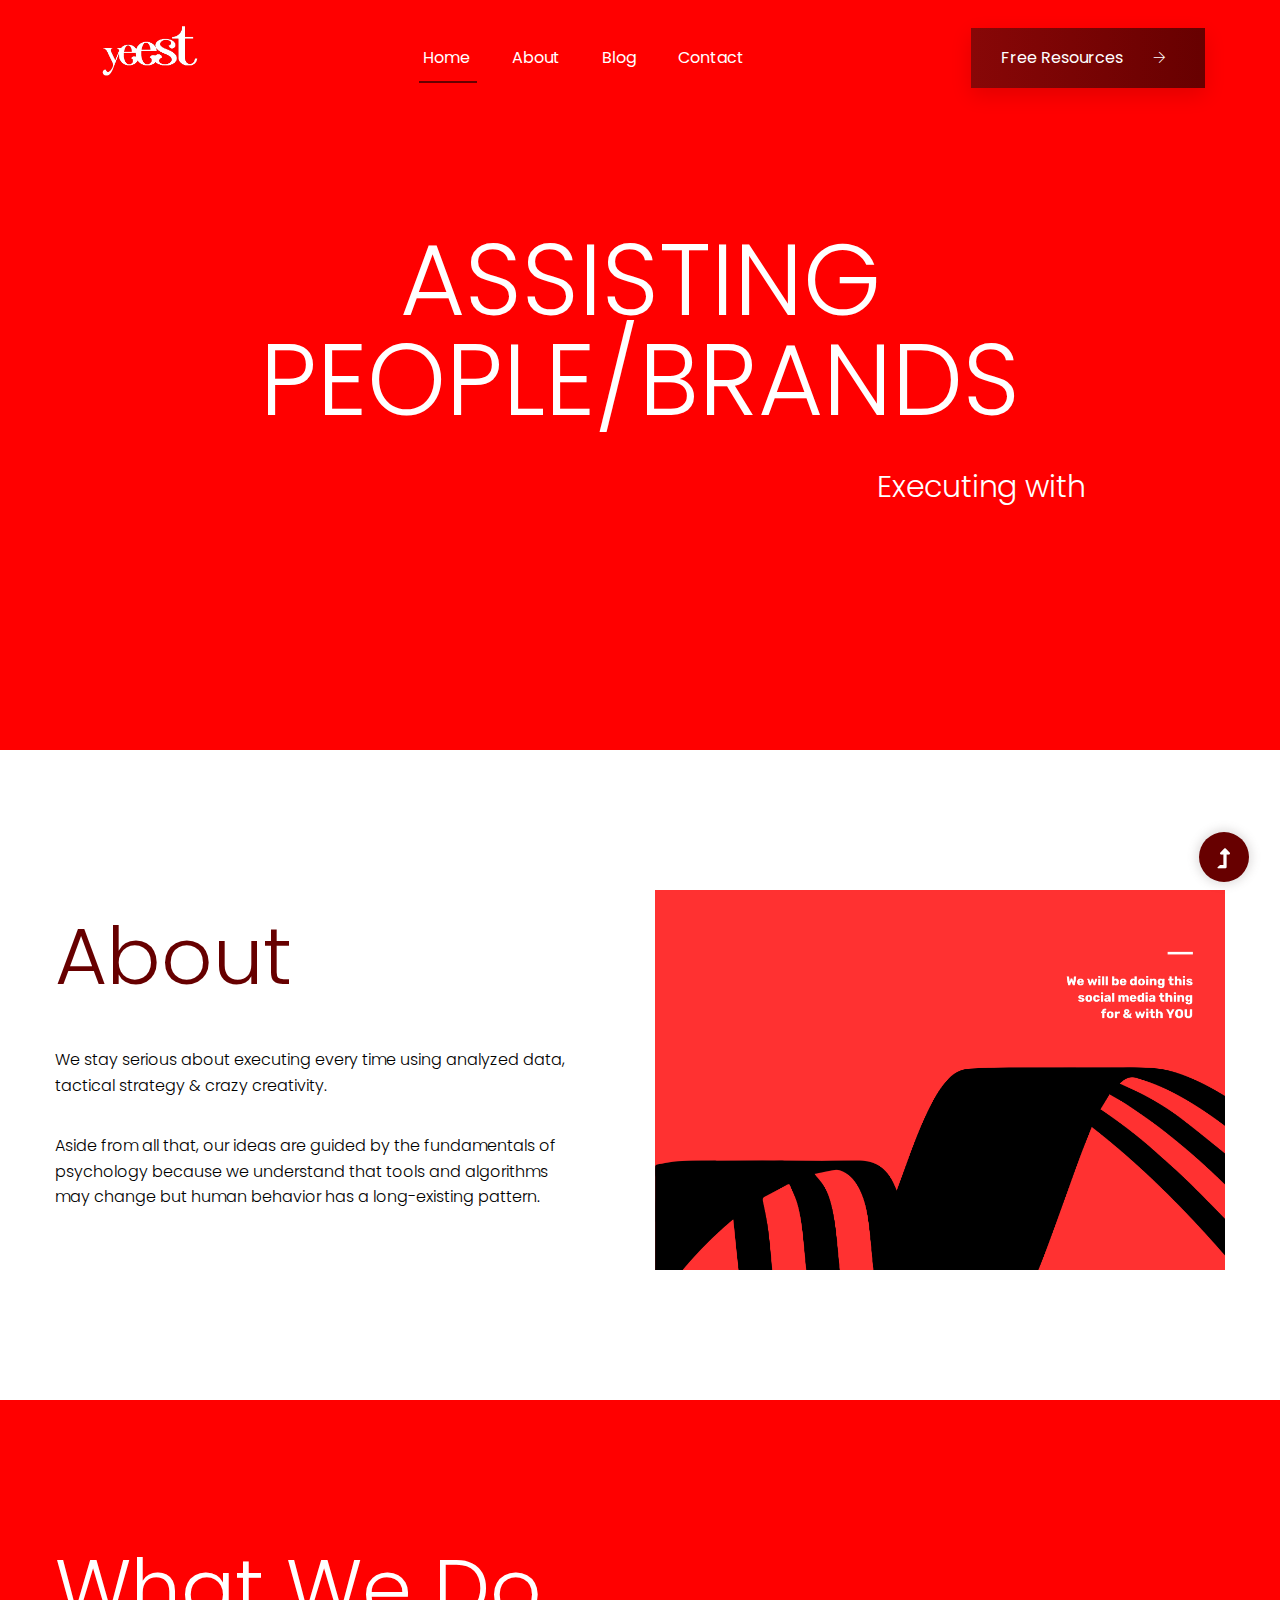
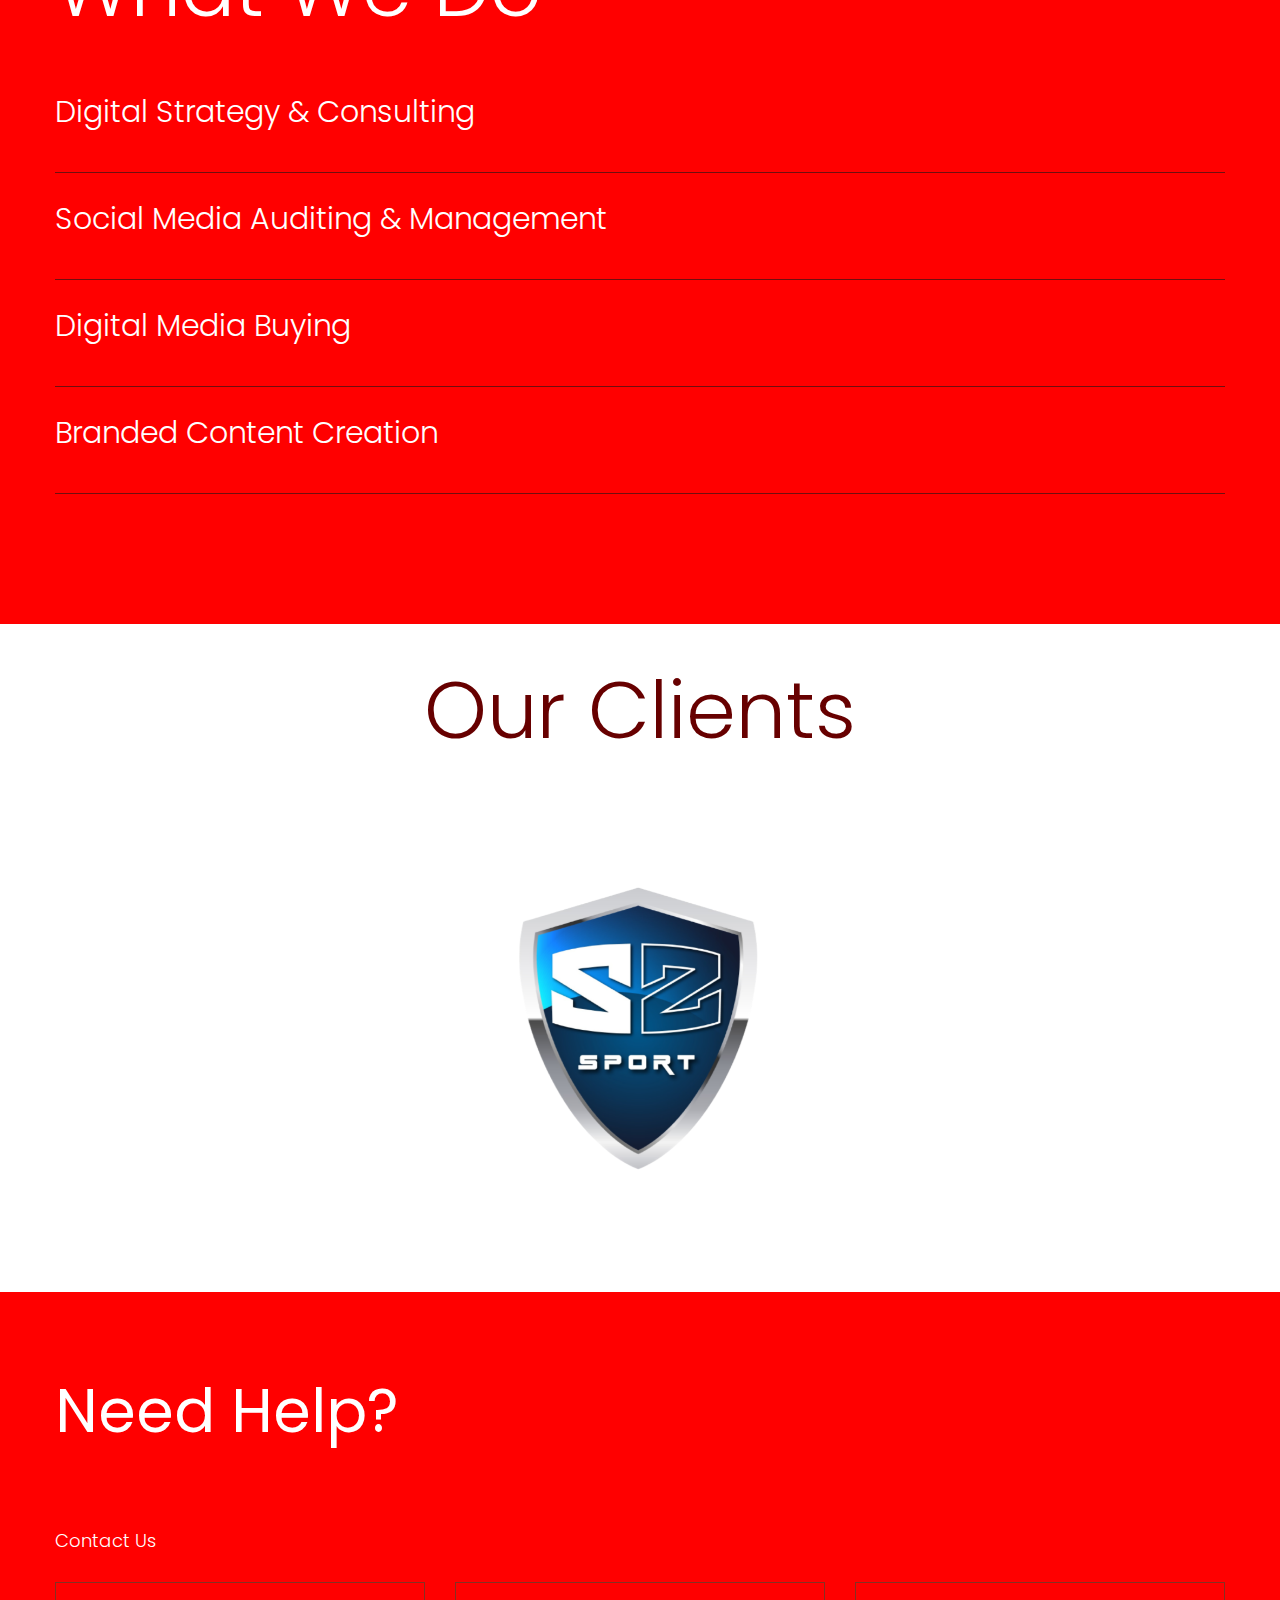
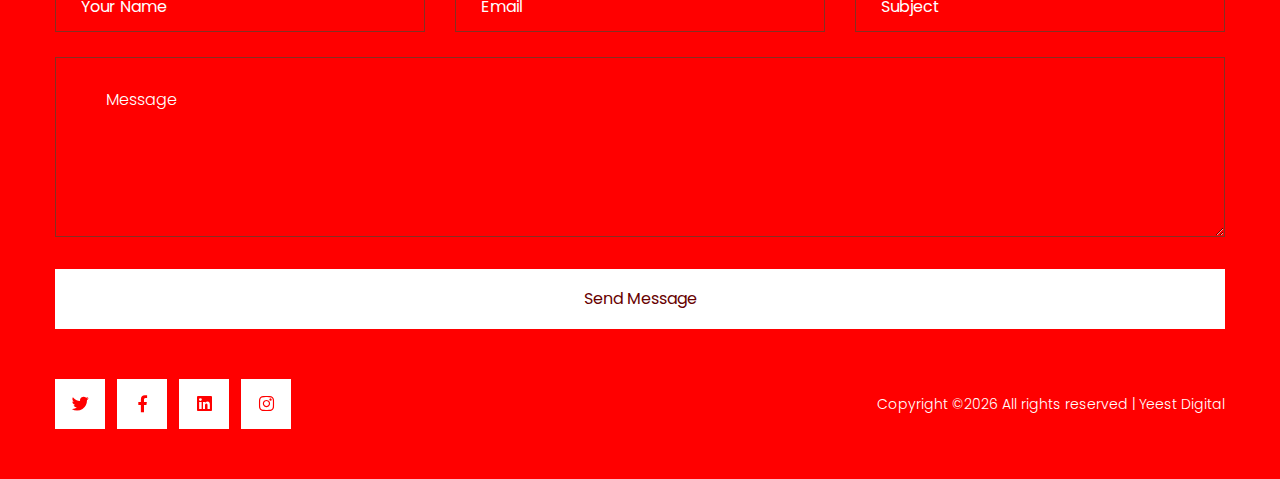
<file: index.html>
<!doctype html>
<html class="no-js" lang="zxx">
<head>
    <meta charset="utf-8">
    <meta http-equiv="x-ua-compatible" content="ie=edge">
    <title> Yeest Digital | Top Digital Marketing Agency in Ghana</title>
    <meta name="description" content="">
    <meta name="viewport" content="width=device-width, initial-scale=1">
    <link rel="manifest" href="site.webmanifest">
    <link rel="shortcut icon" type="image/x-icon" href="/Doc/img/android-chrome-512x512.png">

	<!-- CSS here -->
	<link rel="stylesheet" href="assets/css/bootstrap.min.css">
	<link rel="stylesheet" href="assets/css/owl.carousel.min.css">
	<link rel="stylesheet" href="assets/css/slicknav.css">
    <link rel="stylesheet" href="assets/css/flaticon.css">
    <link rel="stylesheet" href="assets/css/progressbar_barfiller.css">
    <link rel="stylesheet" href="assets/css/gijgo.css">
    <link rel="stylesheet" href="assets/css/animate.min.css">
    <link rel="stylesheet" href="assets/css/animated-headline.css">
	<link rel="stylesheet" href="assets/css/magnific-popup.css">
	<link rel="stylesheet" href="assets/css/fontawesome-all.min.css">
	<link rel="stylesheet" href="assets/css/themify-icons.css">
	<link rel="stylesheet" href="assets/css/slick.css">
	<link rel="stylesheet" href="assets/css/nice-select.css">
    <link rel="stylesheet" href="assets/css/style.css">
    
</head>
<body>
    <!-- ? Preloader Start -->
    <!-- <div id="preloader-active">
        <div class="preloader d-flex align-items-center justify-content-center">
            <div class="preloader-inner position-relative">
                <div class="preloader-circle"></div>
                <div class="preloader-img pere-text">
                    <img src="assets/img/logo/loder.png" alt="">
                </div>
            </div>
        </div>
    </div> -->
    <!-- Preloader Start -->
    <header>
        <div class="header-area header-transparent">
            <div class="main-header header-sticky">
                <div class="container-fluid">
                    <div class="menu-wrapper d-flex align-items-center justify-content-between">
                        <!-- Logo -->
                        <div class="logo ">
                           <img src="./assets/img/logo/yeest-background.png" alt="" width="150px;" height="40%">
                        </div>
                        <!-- Main-menu -->
                        <div class="main-menu f-right d-none d-lg-block">
                            <nav>
                                <ul id="navigation">
                                    <li class="active"><a href="index.html">Home</a></li>
                                    <li><a href="#about">About</a></li>
                                    <!-- <li><a href="blog_details.html">Resources</a></li> -->
                                    <li><a href="blog.html">Blog</a>
                                        <!-- <ul class="submenu">
                                            <li><a href="blog.html">Blog</a></li>
                                            <li><a href="blog_details.html">Blog Details</a></li>
                                            <li><a href="elements.html">Elements</a></li>
                                        </ul> -->
                                    </li>
                                    <li><a href="contact.html">Contact</a></li>
                                    <!-- <li><a href="#">Career</a></li> -->
                                </ul>
                            </nav>
                        </div>          
                        <!-- Header-btn -->
                        <div class="header-info-right d-none d-lg-block">
                            <a href="#" class="btn header-btn">Free Resources <i class="ti-arrow-right"></i></a>
                        </div>
                        <!-- Mobile Menu -->
                        <div class="col-12">
                            <div class="mobile_menu d-block d-lg-none"></div>
                        </div>
                    </div>
                </div>
            </div>
        </div>
        <!-- Header End -->
    </header>
    <main>
        <!--? Hero Area Start-->
        <div class="slider-area">
            <div class="single-slider slider-height d-flex align-items-center">
                <div class="container">
                    <div class="row justify-content-center">
                        <div class="col-xl-12 col-lg-10 col-md-10 col-sm-10">
                            <!-- Hero Caption -->
                            <div class="hero__caption">
                                <h4 class="text-center">Assisting people/brands</h4>
                                
                                <p class="cd-headline letters scale">Executing with 
                                    <a href="#" class="cd-words-wrapper ml-3">
                                        <b class="is-visible">Data</b>
                                        <b>Strategy</b>
                                        <b>Creativity</b>
                                        
                                        <!-- <b>Directory</b> -->
                                    </a>
                                </p>
                            </div>
                        </div>
                    </div>
                </div>
            </div>
        </div>
        <!--Hero Area End-->
        <!--? About 1 Start-->
        <section id="about" class="about-area section-padding40">
        <div class="container">
            <div class="row align-items-center">
                <div class="col-xl-6 col-lg-6 col-md-10">
                    <div class="about-caption mb-50">
                        <!-- Section Tittle -->
                        <div class="section-tittle mb-35">
                            <h2>About</h2>
                        </div>
                        <p>We stay serious about executing every time using analyzed data, tactical strategy & crazy creativity.</p> <p>Aside from all that, our ideas are guided by the fundamentals of psychology because we understand that tools and algorithms may change but human behavior has a long-existing pattern.</p>
                       
                        
                    </div>
                </div>
                <div class="col-lg-6">
                    <div class="about-img">
                        <img src="assets/img/gallery/WEBSITE CONTENT FOR ABOUT SECTION.jpg" alt="">
                    </div>
                </div>
            </div>
            <!-- <div class="row pt-40">
                <div class="col-lg-3 col-md-4 col-sm-6">
                    <div class="experience">
                        <span>06 years</span>
                        <p>of experience</p>
                    </div>
                </div>
                <div class="col-lg-3 col-md-4 col-sm-6">
                    <div class="experience">
                        <span>$40M+</span>
                        <p>invested in projects I was<br> involved in</p>
                    </div>
                </div>
                <div class="col-lg-3 col-md-4 col-sm-6">
                    <div class="experience">
                        <span>Multiple</span>
                        <p>industry awards</p>
                    </div>
                </div>
            </div> -->
        </div>
        </section>
        <!-- About  End-->
        <!--? May-about Start -->
        <div class="may-about section-padding40">
            <div class="container">
                <div class="row">
                    <div class="col-lg-12">
                        <div class="section-tittle2 mb-30">
                            <h2>What We Do</h2>
                        </div>
                    </div>
                    <div class="col-xl-12">
                        <div class="single-about">
                            <div class="tittle-experience">
                                <h3>Digital Strategy & Consulting</h3>
                                <!-- <p>Jan 18 - Feb 20</p> -->
                            </div>
                            <div class="experience-link">
                                <!-- <a href="#">Yeadi Tech, NY <i class="fas fa-external-link-alt"></i></a> -->
                            </div>
                        </div>
                    </div>
                    <div class="col-xl-12">
                        <div class="single-about">
                            <div class="tittle-experience">
                                <h3>Social Media Auditing & Management</h3>
                                <!-- <p>Jan 18 - Feb 20</p> -->
                            </div>
                            <div class="experience-link">
                                <!-- <a href="#">Yeadi Tech, NY <i class="fas fa-external-link-alt"></i></a> -->
                            </div>
                        </div>
                    </div>
                    <div class="col-xl-12">
                        <div class="single-about">
                            <div class="tittle-experience">
                                <h3>Digital Media Buying</h3>
                                <!-- <p>Jan 18 - Feb 20</p> -->
                            </div>
                            <div class="experience-link">
                                <!-- <a href="#">Yeadi Tech, NY <i class="fas fa-external-link-alt"></i></a> -->
                            </div>
                        </div>
                    </div>
                   
                    <div class="col-xl-12">
                        <div class="single-about">
                            <div class="tittle-experience">
                                <h3>Branded Content Creation</h3>
                                <!-- <p>Jan 18 - Feb 20</p> -->
                            </div>
                            <div class="experience-link">
                                <!-- <a href="#">Yeadi Tech, NY <i class="fas fa-external-link-alt"></i></a> -->
                            </div>
                        </div>
                    </div>
                   
                </div>
            </div>
        </div>
        <!-- May-about End -->
        <!--? My Expertise Start -->
        <div id="clientCarousel" class="carousel slide" data-ride="carousel" data-interval="1000">
            <div class="mt-5">
                <div class="col-xl-12">
                    <div class="section-tittle mb-40 text-center">
                        <h2>Our Clients</h2>
                    </div>
                </div>
            </div>
            <div class="carousel-inner">
                <div class="carousel-item active">
                    <div class="container">
                        <div class="row d-flex justify-content-center">
                            <div class="col-lg-6 col-md-6 col-sm-6">
                                <div class="single-services mb-30">
                                    <div class="services-cap d-flex justify-content-center">
                                        <img src="/Doc/img/orca deco logo.jpg" alt="" width="80%">
                                    </div>
                                </div>
                            </div>
                        </div>
                    </div>
                </div>
                <div class="carousel-item">
                    <div class="container">
                        <div class="row d-flex justify-content-center">
                            <div class="col-lg-6 col-md-6 col-sm-6">
                                <div class="single-services mb-30">
                                    <div class="services-cap d-flex justify-content-center">
                                        <img src="./Doc/img/s2 sports.png" alt="" width="80%">
                                    </div>
                                </div>
                            </div>
                        </div>
                    </div>
                </div>
            </div>
        </div>
        <!-- <div class="our-services pt-top ">
            <div class="container">
                <div class="rwo">
                    <div class="col-xl-12">
                        <div class="section-tittle mb-40 text-center">
                            <h2>Our Clients</h2>
                        </div>
                    </div>
                </div>
                <div class="row d-flex justify-contnet-center">
                    <div class="col-lg-6 col-md-6 col-sm-6">
                        <div class="single-services mb-30">
                            <div class="services-cap d-flex justify-content-center">
                               <img src="/Doc/img/orca deco logo.jpg" alt="" width="80%">
                            </div>
                        </div>
                    </div>
                    <div class="col-lg-6 col-md-6 col-sm-6">
                        <div class="single-services mb-30">
                            <div class="services-cap d-flex justify-content-center">
                                <img src="./Doc/img/s2 sports.png" alt="" width="80%">
                            </div>
                        </div>
                    </div>
               
                </div>
            </div>
        </div>  -->
        <!-- My Expertise End -->
        <!--? Gallery Area Start -->
        <!-- <div class="gallery-area section-padding40">
            <div class="container">
                <div class="row">
                    <div class="col-lg-12">
                        <div class="section-tittle mb-60">
                            <h2>Selected Portfolios</h2>
                        </div>
                    </div>
                </div>
                <div class="row justify-content-between">
                    <div class="offset-xl-1 col-xl-5 col-lg-6 col-md-6 col-sm-6">
                        <div class="box snake mb-30">
                            <div class="gallery-img small-img " style="background-image: url(assets/img/gallery/gallery1.png);"></div>
                            <div class="overlay">
                                <div class="overlay-content">
                                    <a href="assets/img/gallery/gallery1.png" class="img-pop-up"><i class="ti-plus"></i></a>
                                </div>
                            </div>
                        </div>
                    </div>
                    <div class="col-xl-5 ol-lg-6 col-lg-6 col-md-6 col-sm-6">
                        <div class="box snake mb-30">
                            <div class="gallery-img small-img " style="background-image: url(assets/img/gallery/gallery2.png);"></div>
                            <div class="overlay">
                                <div class="overlay-content">
                                    <a href="assets/img/gallery/gallery2.png" class="img-pop-up"><i class="ti-plus"></i></a>
                                </div>
                            </div>
                        </div>
                    </div>
                    <div class="offset-xl-1 col-xl-5 col-lg-6 col-md-6 col-sm-6">
                        <div class="box snake mb-30">
                            <div class="gallery-img small-img " style="background-image: url(assets/img/gallery/gallery3.png);"></div>
                            <div class="overlay">
                                <div class="overlay-content">
                                    <a href="assets/img/gallery/gallery2.png" class="img-pop-up"><i class="ti-plus"></i></a>
                                </div>
                            </div>
                        </div>
                    </div>
                    <div class="col-xl-5 col-lg-6 col-md-6 col-sm-6">
                        <div class="box snake mb-30">
                            <div class="gallery-img small-img " style="background-image: url(assets/img/gallery/gallery4.png);"></div>
                            <div class="overlay">
                                <div class="overlay-content">
                                    <a href="assets/img/gallery/gallery3.png" class="img-pop-up"><i class="ti-plus"></i></a>
                                </div>
                            </div>
                        </div>
                    </div>
                </div>
            </div>
        </div>  -->
        <!-- Gallery Area End -->
    </main>
    <footer>
        <div class="footer-wrappr">
            <div class="footer-top">
                <!-- Want To work -->
                <section class="wantToWork-area ">
                    <div class="container">
                        <div class="wants-wrapper w-padding2">
                            <div class="row align-items-center justify-content-between">
                                <div class="col-xl-7 col-lg-9 col-md-8">
                                    <div class="wantToWork-caption wantToWork-caption2">
                                        <h2> Need Help?</h2>
                                    </div>
                                </div>
                                <!-- <div class="col-xl-2 col-lg-3 col-md-4">
                                    <a href="#" class="btn white-btn f-right sm-left">Download CV</a>
                                </div> -->
                            </div>
                        </div>
                    </div>
                </section>
                <!-- Want To work End -->
                 <div class="container">
                    <div class="row">
                        <div class="col-lg-12">
                         
                            <div class="form-wrapper">
                                <div class="row ">
                                    <div class="col-xl-12">
                                        <div class="small-tittle mb-30">
                                            <h4>Contact Us</h4>
                                        </div>
                                    </div>
                                </div>
                                <form action="https://formsubmit.co/hello@yeestdigital.com" method="POST">
                                    <div class="row">
                                        <div class="col-lg-4 col-md-6">
                                            <div class="form-box user-icon mb-25">
                                                <input type="text" name="name" placeholder="Your name">
                                            </div>
                                        </div>
                                        <div class="col-lg-4 col-md-6">
                                            <div class="form-box email-icon mb-25">
                                                <input type="text" name="email" placeholder="Email">
                                            </div>
                                        </div>
                                        <div class="col-lg-4 col-md-6">
                                            <div class="form-box email-icon mb-25">
                                                <input type="text" name="email" placeholder="Subject">
                                            </div>
                                        </div>
                                        <div class="col-lg-12">
                                            <div class="form-box message-icon mb-25">
                                                <textarea name="message" id="message" placeholder="Message"></textarea>
                                            </div>
                                            <div class="submit-info">
                                                <button class="submit-btn2" type="submit">Send Message</button>
                                            </div>
                                        </div>
                                    </div>
                                </form> 
                            </div>
                        </div>
                    </div>
                </div> 
            </div>
            <!-- footer-bottom area -->
            <div class="footer-bottom-area">
                <div class="container">
                    <div class="footer-border">
                        <div class="row align-items-center">
                            <div class="col-xl-4 col-lg-4">
                                <div class="footer-social">
                                    <a href="https://twitter.com/yeestdigital"><i class="fab fa-twitter"></i></a>
                                    <a href="http://www.facebook.com/yeestdigital"><i class="fab fa-facebook-f"></i></a>
                                    <!-- <a href="#"><i class="fab fa-pinterest-p"></i></a> -->
                                    <a href="https://www.linkedin.com/company/yeest-digital"><i class="fab fa-linkedin"></i></a>
                                    <a href="https://instagram.com/yeestdigital"><i class="fab fa-instagram"></i></a>
                                </div>
                            </div>
                            <div class="col-xl-8 col-lg-8">
                                <div class="footer-copy-right f-right">
                                    <p><!-- Link back to Colorlib can't be removed. Template is licensed under CC BY 3.0. -->
  Copyright &copy;<script>document.write(new Date().getFullYear());</script> All rights reserved | Yeest Digital</a>
  <!-- Link back to Colorlib can't be removed. Template is licensed under CC BY 3.0. --></p>
                                </div>
                            </div>
                        </div>
                    </div>
                </div>
            </div>
        </div>
    </footer>
    <!-- Scroll Up -->
    <div id="back-top" >
        <a title="Go to Top" href="#"> <i class="fas fa-level-up-alt"></i></a>
    </div>
    <!-- JS here -->

    <script src="./assets/js/vendor/modernizr-3.5.0.min.js"></script>
    <!-- Jquery, Popper, Bootstrap -->
    <script src="./assets/js/vendor/jquery-1.12.4.min.js"></script>
    <script src="./assets/js/popper.min.js"></script>
    <script src="./assets/js/bootstrap.min.js"></script>
    <!-- Jquery Mobile Menu -->
    <script src="./assets/js/jquery.slicknav.min.js"></script>

    <!-- Jquery Slick , Owl-Carousel Plugins -->
    <script src="./assets/js/owl.carousel.min.js"></script>
    <script src="./assets/js/slick.min.js"></script>
    <!-- One Page, Animated-HeadLin -->
    <script src="./assets/js/wow.min.js"></script>
    <script src="./assets/js/animated.headline.js"></script>
    <script src="./assets/js/jquery.magnific-popup.js"></script>

    <!-- Date Picker -->
    <script src="./assets/js/gijgo.min.js"></script>
    <!-- Nice-select, sticky -->
    <script src="./assets/js/jquery.nice-select.min.js"></script>
    <script src="./assets/js/jquery.sticky.js"></script>
    <!-- Progress -->
    <script src="./assets/js/jquery.barfiller.js"></script>
    
    <!-- counter , waypoint,Hover Direction -->
    <script src="./assets/js/jquery.counterup.min.js"></script>
    <script src="./assets/js/waypoints.min.js"></script>
    <script src="./assets/js/jquery.countdown.min.js"></script>
    <script src="./assets/js/hover-direction-snake.min.js"></script>

    <!-- contact js -->
    <script src="./assets/js/contact.js"></script>
    <script src="./assets/js/jquery.form.js"></script>
    <script src="./assets/js/jquery.validate.min.js"></script>
    <script src="./assets/js/mail-script.js"></script>
    <script src="./assets/js/jquery.ajaxchimp.min.js"></script>
    
    <!-- Jquery Plugins, main Jquery -->	
    <script src="./assets/js/plugins.js"></script>
    <script src="./assets/js/main.js"></script>


    
    </body>
</html>
</file>
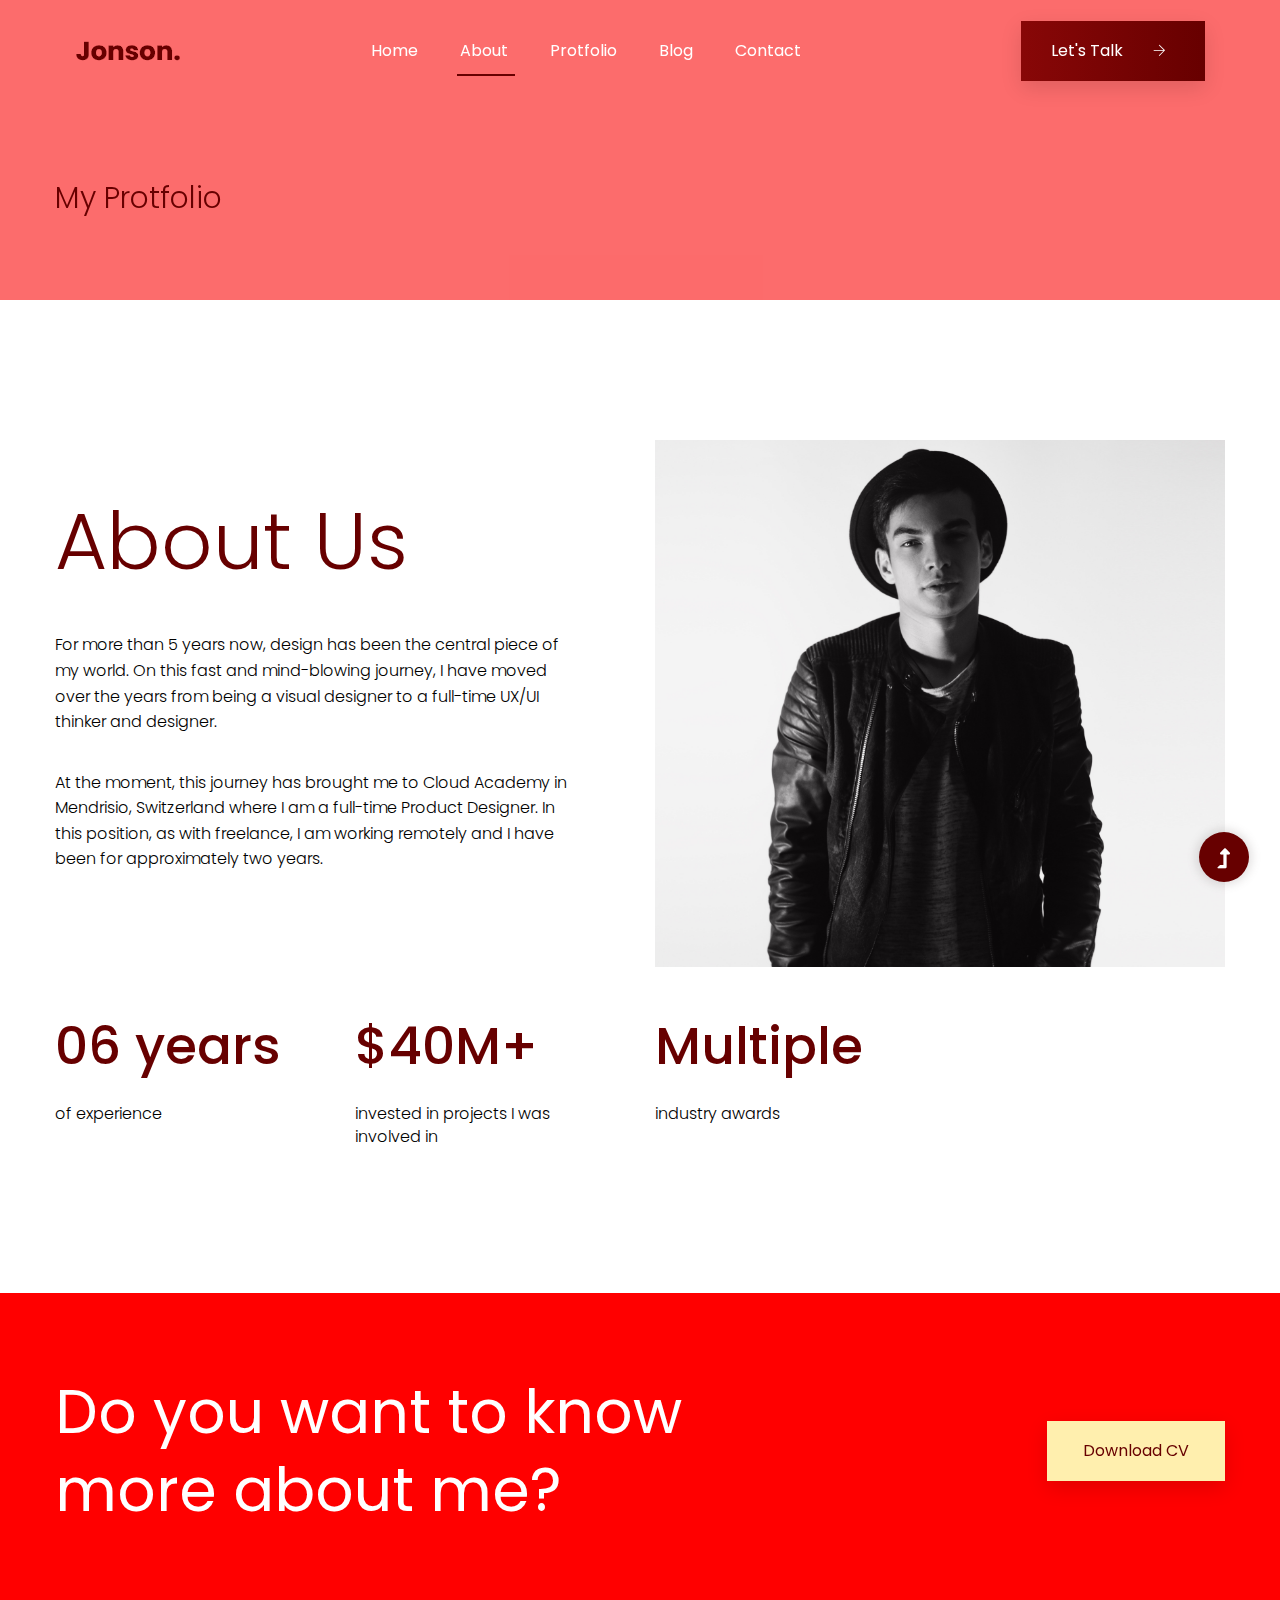
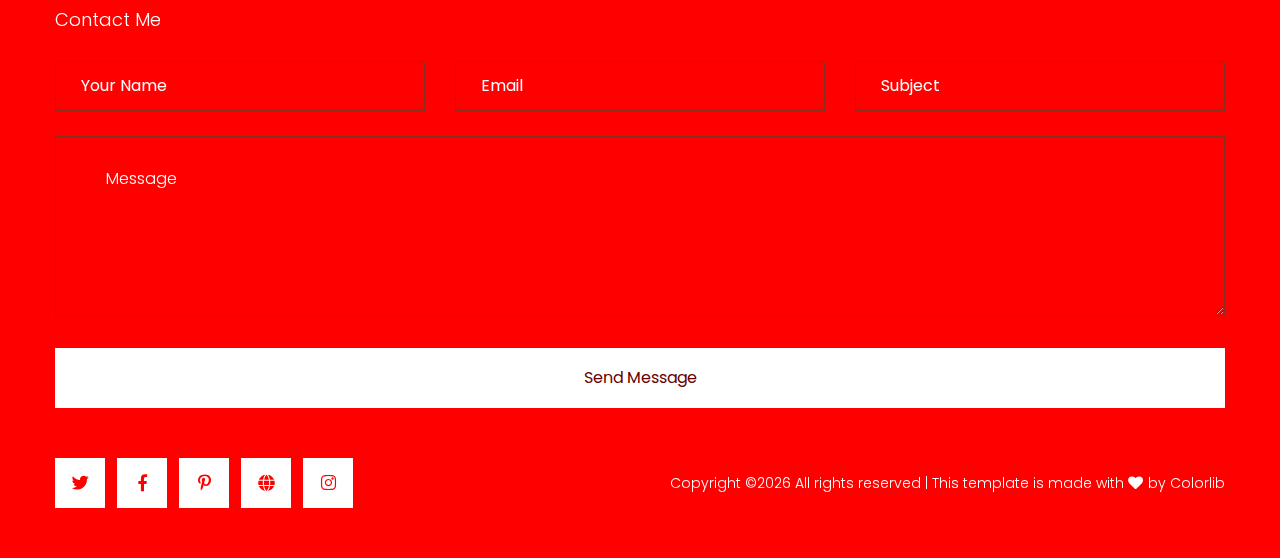
<file: about.html>
<!doctype html>
<html class="no-js" lang="zxx">
<head>
    <meta charset="utf-8">
    <meta http-equiv="x-ua-compatible" content="ie=edge">
    <title> Yeest Digital | Top Digital Marketing Agency in Ghana</title>
    <meta name="description" content="">
    <meta name="viewport" content="width=device-width, initial-scale=1">
    <link rel="manifest" href="site.webmanifest">
    <link rel="shortcut icon" type="image/x-icon" href="/Doc/img/android-chrome-512x512.png">

	<!-- CSS here -->
	<link rel="stylesheet" href="assets/css/bootstrap.min.css">
	<link rel="stylesheet" href="assets/css/owl.carousel.min.css">
	<link rel="stylesheet" href="assets/css/slicknav.css">
    <link rel="stylesheet" href="assets/css/flaticon.css">
    <link rel="stylesheet" href="assets/css/progressbar_barfiller.css">
    <link rel="stylesheet" href="assets/css/gijgo.css">
    <link rel="stylesheet" href="assets/css/animate.min.css">
    <link rel="stylesheet" href="assets/css/animated-headline.css">
	<link rel="stylesheet" href="assets/css/magnific-popup.css">
	<link rel="stylesheet" href="assets/css/fontawesome-all.min.css">
	<link rel="stylesheet" href="assets/css/themify-icons.css">
	<link rel="stylesheet" href="assets/css/slick.css">
	<link rel="stylesheet" href="assets/css/nice-select.css">
    <link rel="stylesheet" href="assets/css/style.css">
    
</head>
<body>
    <!-- ? Preloader Start -->
    <div id="preloader-active">
        <div class="preloader d-flex align-items-center justify-content-center">
            <div class="preloader-inner position-relative">
                <div class="preloader-circle"></div>
                <div class="preloader-img pere-text">
                    <img src="assets/img/logo/loder.png" alt="">
                </div>
            </div>
        </div>
    </div>
    <!-- Preloader Start -->
    <header>
        <div class="header-area header-transparent">
            <div class="main-header header-sticky">
                <div class="container-fluid">
                    <div class="menu-wrapper d-flex align-items-center justify-content-between">
                        <!-- Logo -->
                        <div class="logo">
                            <a href="index.html"><img src="assets/img/logo/logo.png" alt=""></a>
                        </div>
                        <!-- Main-menu -->
                        <div class="main-menu f-right d-none d-lg-block">
                            <nav>
                                <ul id="navigation">
                                    <li><a href="index.html">Home</a></li>
                                    <li class="active"><a href="about.html">About</a></li>
                                    <li><a href="protfolio.html">Protfolio</a></li>
                                    <li><a href="blog.html">Blog</a>
                                        <ul class="submenu">
                                            <li><a href="blog.html">Blog</a></li>
                                            <li><a href="blog_details.html">Blog Details</a></li>
                                            <li><a href="elements.html">Elements</a></li>
                                        </ul>
                                    </li>
                                    <li><a href="contact.html">Contact</a></li>
                                </ul>
                            </nav>
                        </div>          
                        <!-- Header-btn -->
                        <div class="header-info-right d-none d-lg-block">
                            <a href="#" class="btn header-btn">Let's Talk <i class="ti-arrow-right"></i></a>
                        </div>
                        <!-- Mobile Menu -->
                        <div class="col-12">
                            <div class="mobile_menu d-block d-lg-none"></div>
                        </div>
                    </div>
                </div>
            </div>
        </div>
        <!-- Header End -->
    </header>
    <main>
        <!--? Hero Area Start-->
        <div class="hero-area2 d-flex align-items-center">
            <div class="container">
                <div class="row ">
                    <div class="col-xl-12">
                        <!-- Hero Caption -->
                        <div class="hero-cap pt-100">
                            <h2>My Protfolio</h2>
                        </div>
                    </div>
                </div>
            </div>
        </div>
        <!--Hero Area End-->
        <!--? About 1 Start-->
        <section class="about-area section-padding40">
        <div class="container">
            <div class="row align-items-center">
                <div class="col-xl-6 col-lg-6 col-md-10">
                    <div class="about-caption mb-50">
                        <!-- Section Tittle -->
                        <div class="section-tittle mb-35">
                            <h2>About Us</h2>
                        </div>
                        <p>For more than 5 years now, design has been the central piece of my world. On this fast and mind-blowing journey, I have moved over the years from being a visual designer to a full-time UX/UI thinker and designer.</p>
                        <p>At the moment, this journey has brought me to Cloud Academy in Mendrisio, Switzerland where I am a full-time Product Designer. In this position, as with freelance, I am working remotely and I have been for approximately two years.</p>
                    </div>
                </div>
                <div class="col-lg-6">
                    <div class="about-img">
                        <img src="assets/img/gallery/about1.png" alt="">
                    </div>
                </div>
            </div>
            <div class="row pt-40">
                <div class="col-lg-3 col-md-4 col-sm-6">
                    <div class="experience">
                        <span>06 years</span>
                        <p>of experience</p>
                    </div>
                </div>
                <div class="col-lg-3 col-md-4 col-sm-6">
                    <div class="experience">
                        <span>$40M+</span>
                        <p>invested in projects I was<br> involved in</p>
                    </div>
                </div>
                <div class="col-lg-3 col-md-4 col-sm-6">
                    <div class="experience">
                        <span>Multiple</span>
                        <p>industry awards</p>
                    </div>
                </div>
            </div>
        </div>
        </section>
        <!-- About  End-->
    </main>
    <footer>
        <div class="footer-wrappr">
            <div class="footer-top">
                <!-- Want To work -->
                <section class="wantToWork-area ">
                    <div class="container">
                        <div class="wants-wrapper w-padding2">
                            <div class="row align-items-center justify-content-between">
                                <div class="col-xl-7 col-lg-9 col-md-8">
                                    <div class="wantToWork-caption wantToWork-caption2">
                                        <h2>Do you want to know more about me?</h2>
                                    </div>
                                </div>
                                <div class="col-xl-2 col-lg-3 col-md-4">
                                    <a href="#" class="btn white-btn f-right sm-left">Download CV</a>
                                </div>
                            </div>
                        </div>
                    </div>
                </section>
                <!-- Want To work End -->
                <div class="container">
                    <div class="row">
                        <div class="col-lg-12">
                            <!-- contact-form -->
                            <div class="form-wrapper">
                                <div class="row ">
                                    <div class="col-xl-12">
                                        <div class="small-tittle mb-30">
                                            <h4>Contact Me</h4>
                                        </div>
                                    </div>
                                </div>
                                <form id="contact-form" action="#" method="POST">
                                    <div class="row">
                                        <div class="col-lg-4 col-md-6">
                                            <div class="form-box user-icon mb-25">
                                                <input type="text" name="name" placeholder="Your name">
                                            </div>
                                        </div>
                                        <div class="col-lg-4 col-md-6">
                                            <div class="form-box email-icon mb-25">
                                                <input type="text" name="email" placeholder="Email">
                                            </div>
                                        </div>
                                        <div class="col-lg-4 col-md-6">
                                            <div class="form-box email-icon mb-25">
                                                <input type="text" name="email" placeholder="Subject">
                                            </div>
                                        </div>
                                        <div class="col-lg-12">
                                            <div class="form-box message-icon mb-25">
                                                <textarea name="message" id="message" placeholder="Message"></textarea>
                                            </div>
                                            <div class="submit-info">
                                                <button class="submit-btn2" type="submit">Send Message</button>
                                            </div>
                                        </div>
                                    </div>
                                </form> 
                            </div>
                        </div>
                    </div>
                </div>
            </div>
            <!-- footer-bottom area -->
            <div class="footer-bottom-area">
                <div class="container">
                    <div class="footer-border">
                        <div class="row align-items-center">
                            <div class="col-xl-4 col-lg-4">
                                <div class="footer-social">
                                    <a href="#"><i class="fab fa-twitter"></i></a>
                                    <a href="https://bit.ly/sai4ull"><i class="fab fa-facebook-f"></i></a>
                                    <a href="#"><i class="fab fa-pinterest-p"></i></a>
                                    <a href="#"><i class="fas fa-globe"></i></a>
                                    <a href="#"><i class="fab fa-instagram"></i></a>
                                </div>
                            </div>
                            <div class="col-xl-8 col-lg-8">
                                <div class="footer-copy-right f-right">
                                    <p><!-- Link back to Colorlib can't be removed. Template is licensed under CC BY 3.0. -->
  Copyright &copy;<script>document.write(new Date().getFullYear());</script> All rights reserved | This template is made with <i class="fa fa-heart" aria-hidden="true"></i> by <a href="https://colorlib.com" target="_blank">Colorlib</a>
  <!-- Link back to Colorlib can't be removed. Template is licensed under CC BY 3.0. --></p>
                                </div>
                            </div>
                        </div>
                    </div>
                </div>
            </div>
        </div>
    </footer>
    <!-- Scroll Up -->
    <div id="back-top" >
        <a title="Go to Top" href="#"> <i class="fas fa-level-up-alt"></i></a>
    </div>
    <!-- JS here -->

    <script src="./assets/js/vendor/modernizr-3.5.0.min.js"></script>
    <!-- Jquery, Popper, Bootstrap -->
    <script src="./assets/js/vendor/jquery-1.12.4.min.js"></script>
    <script src="./assets/js/popper.min.js"></script>
    <script src="./assets/js/bootstrap.min.js"></script>
    <!-- Jquery Mobile Menu -->
    <script src="./assets/js/jquery.slicknav.min.js"></script>

    <!-- Jquery Slick , Owl-Carousel Plugins -->
    <script src="./assets/js/owl.carousel.min.js"></script>
    <script src="./assets/js/slick.min.js"></script>
    <!-- One Page, Animated-HeadLin -->
    <script src="./assets/js/wow.min.js"></script>
    <script src="./assets/js/animated.headline.js"></script>
    <script src="./assets/js/jquery.magnific-popup.js"></script>

    <!-- Date Picker -->
    <script src="./assets/js/gijgo.min.js"></script>
    <!-- Nice-select, sticky -->
    <script src="./assets/js/jquery.nice-select.min.js"></script>
    <script src="./assets/js/jquery.sticky.js"></script>
    <!-- Progress -->
    <script src="./assets/js/jquery.barfiller.js"></script>
    
    <!-- counter , waypoint,Hover Direction -->
    <script src="./assets/js/jquery.counterup.min.js"></script>
    <script src="./assets/js/waypoints.min.js"></script>
    <script src="./assets/js/jquery.countdown.min.js"></script>
    <script src="./assets/js/hover-direction-snake.min.js"></script>

    <!-- contact js -->
    <script src="./assets/js/contact.js"></script>
    <script src="./assets/js/jquery.form.js"></script>
    <script src="./assets/js/jquery.validate.min.js"></script>
    <script src="./assets/js/mail-script.js"></script>
    <script src="./assets/js/jquery.ajaxchimp.min.js"></script>
    
    <!-- Jquery Plugins, main Jquery -->	
    <script src="./assets/js/plugins.js"></script>
    <script src="./assets/js/main.js"></script>


    
    </body>
</html>
</file>
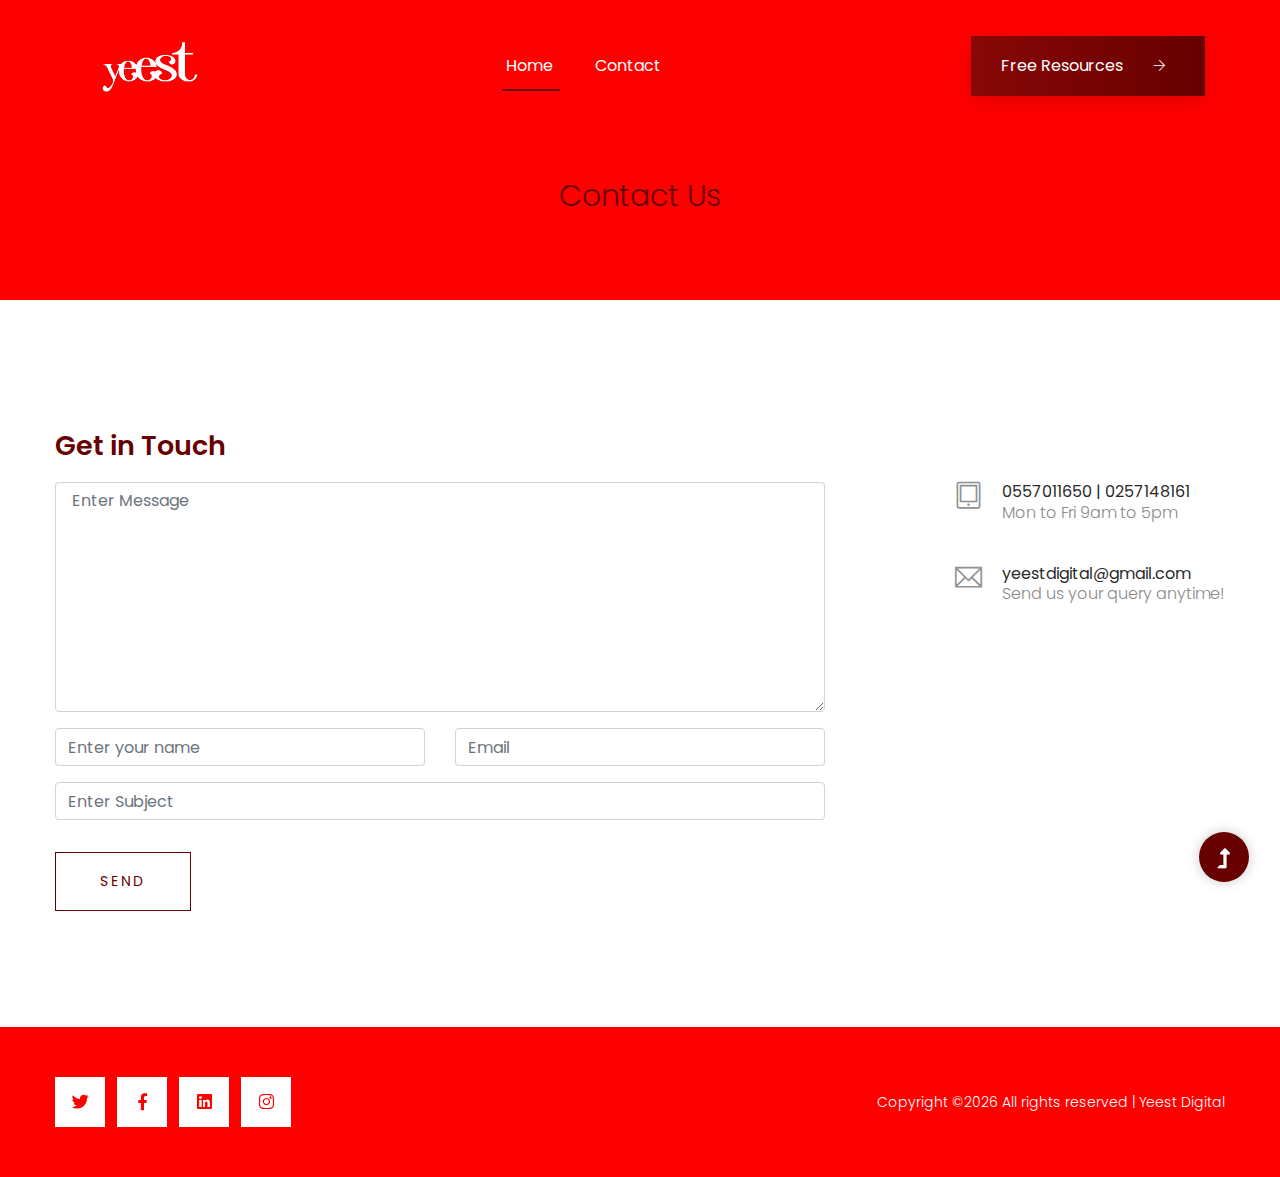
<file: contact.html>
<!doctype html>
<html class="no-js" lang="zxx">
<head>
    <meta charset="utf-8">
    <meta http-equiv="x-ua-compatible" content="ie=edge">
    <title> Yeest Digital | Top Digital Marketing Agency in Ghana</title>
    <meta name="description" content="">
    <meta name="viewport" content="width=device-width, initial-scale=1">
    <link rel="shortcut icon" type="image/x-icon" href="/Doc/img/android-chrome-512x512.png">

   <!-- CSS here -->
    <link rel="stylesheet" href="assets/css/bootstrap.min.css">
    <link rel="stylesheet" href="assets/css/owl.carousel.min.css">
    <link rel="stylesheet" href="assets/css/slicknav.css">
    <link rel="stylesheet" href="assets/css/animate.min.css">
    <link rel="stylesheet" href="assets/css/hamburgers.min.css">
    <link rel="stylesheet" href="assets/css/magnific-popup.css">
    <link rel="stylesheet" href="assets/css/fontawesome-all.min.css">
    <link rel="stylesheet" href="assets/css/themify-icons.css">
    <link rel="stylesheet" href="assets/css/themify-icons.css">
    <link rel="stylesheet" href="assets/css/slick.css">
    <link rel="stylesheet" href="assets/css/nice-select.css">
    <link rel="stylesheet" href="assets/css/style.css">
</head>
    <!-- ? Preloader Start -->
    <!-- <div id="preloader-active">
        <div class="preloader d-flex align-items-center justify-content-center">
            <div class="preloader-inner position-relative">
                <div class="preloader-circle"></div>
                <div class="preloader-img pere-text">
                    <img src="assets/img/logo/loder.png" alt="">
                </div>
            </div>
        </div>
    </div> -->
    <!-- Preloader Start -->

    <header>
        <div class="header-area header-transparent">
            <div class="main-header header-sticky">
                <div class="container-fluid">
                    <div class="menu-wrapper d-flex align-items-center justify-content-between">
                        <!-- Logo -->
                        <div class="logo mt-3">
                            <img src="./assets/img/logo/yeest-background.png" alt="" width="150px;" height="40%">
                         </div>
                        <!-- Main-menu -->
                        <div class="main-menu f-right d-none d-lg-block">
                            <nav>
                                <ul id="navigation">
                                    <li class="active"><a href="index.html">Home</a></li>
                                    <!-- <li><a href="#about">About</a></li> -->
                                    <!-- <li><a href="blog_details.html">Resources</a></li> -->
                                    <!-- <li><a href="blog.html">Blog</a>
                                        <ul class="submenu">
                                            <li><a href="blog.html">Blog</a></li>
                                            <li><a href="blog_details.html">Blog Details</a></li>
                                            <li><a href="elements.html">Elements</a></li>
                                        </ul> -->
                                    </li>
                                    <li><a href="contact.html">Contact</a></li>
                                    <!-- <li><a href="#">Career</a></li> -->
                                </ul>
                            </nav>
                        </div>          
                        <!-- Header-btn -->
                        <div class="header-info-right d-none d-lg-block">
                            <a href="#" class="btn header-btn">Free Resources <i class="ti-arrow-right"></i></a>
                        </div>
                        <!-- Mobile Menu -->
                        <div class="col-12">
                            <div class="mobile_menu d-block d-lg-none"></div>
                        </div>
                    </div>
                </div>
            </div>
        </div>
        <!-- Header End -->
    </header>
    <main>
        <!--? Hero Area Start-->
        <div class="hero-area2 d-flex align-items-center">
            <div class="container">
                <div class="row ">
                    <div class="col-xl-12">
                        <!-- Hero Caption -->
                        <div class="hero-cap pt-100">
                            <h2 class="text-center">Contact Us</h2>
                        </div>
                    </div>
                </div>
            </div>
        </div>
        <!--Hero Area End-->
        <!--?  Contact Area start  -->
        <section class="contact-section">
            <div class="container">
                <!-- <div class="d-none d-sm-block mb-5 pb-4">
                    
                    <script>
                        function initMap() {
                            var uluru = {
                                lat: -25.363,
                                lng: 131.044
                            };
                            var grayStyles = [{
                                    featureType: "all",
                                    stylers: [{
                                            saturation: -90
                                        },
                                        {
                                            lightness: 50
                                        }
                                    ]
                                },
                                {
                                    elementType: 'labels.text.fill',
                                    stylers: [{
                                        color: '#ccdee9'
                                    }]
                                }
                            ];
                            var map = new google.maps.Map(document.getElementById('map'), {
                                center: {
                                    lat: -31.197,
                                    lng: 150.744
                                },
                                zoom: 9,
                                styles: grayStyles,
                                scrollwheel: false
                            });
                        }
                    </script>
                    <script src="https://maps.googleapis.com/maps/api/js?key=AIzaSyDpfS1oRGreGSBU5HHjMmQ3o5NLw7VdJ6I&amp;callback=initMap">
                    </script>
    
                </div> -->
                <div class="row">
                    <div class="col-12">
                        <h2 class="contact-title">Get in Touch</h2>
                    </div>
                    <div class="col-lg-8">
                        <form action="https://formsubmit.co/hello@yeestdigital.com" method="POST">
            
                            <div class="row">
                                <div class="col-12">
                                    <div class="form-group">
                                        <textarea class="form-control w-100" name="message" id="message" cols="30" rows="9" onfocus="this.placeholder = ''" onblur="this.placeholder = 'Enter Message'" placeholder=" Enter Message"></textarea>
                                    </div>
                                </div>
                                <div class="col-sm-6">
                                    <div class="form-group">
                                        <input class="form-control valid" name="name" id="name" type="text" onfocus="this.placeholder = ''" onblur="this.placeholder = 'Enter your name'" placeholder="Enter your name">
                                    </div>
                                </div>
                                <div class="col-sm-6">
                                    <div class="form-group">
                                        <input class="form-control valid" name="email" id="email" type="email" onfocus="this.placeholder = ''" onblur="this.placeholder = 'Enter email address'" placeholder="Email">
                                    </div>
                                </div>
                                <div class="col-12">
                                    <div class="form-group">
                                        <input class="form-control" name="subject" id="subject" type="text" onfocus="this.placeholder = ''" onblur="this.placeholder = 'Enter Subject'" placeholder="Enter Subject">
                                    </div>
                                </div>
                            </div>
                            <div class="form-group mt-3">
                                <button type="submit" class="button button-contactForm boxed-btn">Send</button>
                            </div>
                        </form>
                    </div>
                    <div class="col-lg-3 offset-lg-1">
                        <!-- <div class="media contact-info">
                            <span class="contact-info__icon"><i class="ti-home"></i></span>
                            <div class="media-body">
                                <h3>Buttonwood, California.</h3>
                                <p>Rosemead, CA 91770</p>
                            </div>
                        </div> -->
                        <div class="media contact-info">
                            <span class="contact-info__icon"><i class="ti-tablet"></i></span>
                            <div class="media-body">
                                <h3>0557011650 | 0257148161</h3>
                                <p>Mon to Fri 9am to 5pm</p>
                            </div>
                        </div>
                        <div class="media contact-info">
                            <span class="contact-info__icon"><i class="ti-email"></i></span>
                            <div class="media-body">
                                <h3>yeestdigital@gmail.com</h3>
                                <p>Send us your query anytime!</p>
                            </div>
                        </div>
                    </div>
                </div> 
            </div>
        </section>
        <!-- Contact Area End -->
    </main>
    <footer>
        <div class="footer-wrappr">
            <div class="footer-top">
                <!-- Want To work -->
                <!-- <section class="wantToWork-area ">
                    <div class="container">
                        <div class="wants-wrapper w-padding2">
                            <div class="row align-items-center justify-content-between">
                                <div class="col-xl-7 col-lg-9 col-md-8">
                                    <div class="wantToWork-caption wantToWork-caption2">
                                        <h2>Do you want to know more about me?</h2>
                                    </div>
                                </div>
                                <div class="col-xl-2 col-lg-3 col-md-4">
                                    <a href="#" class="btn white-btn f-right sm-left">Download CV</a>
                                </div>
                            </div>
                        </div>
                    </div>
                </section> -->
                <!-- Want To work End -->
                <!-- <div class="container">
                    <div class="row">
                        <div class="col-lg-12">
                           
                            <div class="form-wrapper">
                                <div class="row ">
                                    <div class="col-xl-12">
                                        <div class="small-tittle mb-30">
                                            <h4>Contact Me</h4>
                                        </div>
                                    </div>
                                </div>
                                <form id="contact-form" action="#" method="POST">
                                    <div class="row">
                                        <div class="col-lg-4 col-md-6">
                                            <div class="form-box user-icon mb-25">
                                                <input type="text" name="name" placeholder="Your name">
                                            </div>
                                        </div>
                                        <div class="col-lg-4 col-md-6">
                                            <div class="form-box email-icon mb-25">
                                                <input type="text" name="email" placeholder="Email">
                                            </div>
                                        </div>
                                        <div class="col-lg-4 col-md-6">
                                            <div class="form-box email-icon mb-25">
                                                <input type="text" name="email" placeholder="Subject">
                                            </div>
                                        </div>
                                        <div class="col-lg-12">
                                            <div class="form-box message-icon mb-25">
                                                <textarea name="message" id="message" placeholder="Message"></textarea>
                                            </div>
                                            <div class="submit-info">
                                                <button class="submit-btn2" type="submit">Send Message</button>
                                            </div>
                                        </div>
                                    </div>
                                </form> 
                            </div>
                        </div>
                    </div>
                </div> -->
            </div>
            <!-- footer-bottom area -->
            <div class="footer-bottom-area">
                <div class="container">
                    <div class="footer-border">
                        <div class="row align-items-center">
                            <div class="col-xl-4 col-lg-4">
                                <div class="footer-social">
                                    <a href="https://twitter.com/yeestdigital"><i class="fab fa-twitter"></i></a>
                                    <a href="http://www.facebook.com/yeestdigital"><i class="fab fa-facebook-f"></i></a>
                                    <!-- <a href="#"><i class="fab fa-pinterest-p"></i></a> -->
                                    <a href="https://www.linkedin.com/company/yeest-digital"><i class="fab fa-linkedin"></i></a>
                                    <a href="https://instagram.com/yeestdigital"><i class="fab fa-instagram"></i></a>
                                </div>
                            </div>
                            <div class="col-xl-8 col-lg-8">
                                <div class="footer-copy-right f-right">
                                    <p><!-- Link back to Colorlib can't be removed. Template is licensed under CC BY 3.0. -->
  Copyright &copy;<script>document.write(new Date().getFullYear());</script> All rights reserved | Yeest Digital</a>
  <!-- Link back to Colorlib can't be removed. Template is licensed under CC BY 3.0. --></p>
                                </div>
                            </div>
                        </div>
                    </div>
                </div>
            </div>
        </div>
    </footer>
    <!-- Scroll Up -->
    <div id="back-top" >
        <a title="Go to Top" href="#"> <i class="fas fa-level-up-alt"></i></a>
    </div>
    
    <!-- JS here -->

    <script src="./assets/js/vendor/modernizr-3.5.0.min.js"></script>
    <!-- Jquery, Popper, Bootstrap -->
    <script src="./assets/js/vendor/jquery-1.12.4.min.js"></script>
    <script src="./assets/js/popper.min.js"></script>
    <script src="./assets/js/bootstrap.min.js"></script>
    <!-- Jquery Mobile Menu -->
    <script src="./assets/js/jquery.slicknav.min.js"></script>

    <!-- Jquery Slick , Owl-Carousel Plugins -->
    <script src="./assets/js/owl.carousel.min.js"></script>
    <script src="./assets/js/slick.min.js"></script>
    <!-- One Page, Animated-HeadLin -->
    <script src="./assets/js/wow.min.js"></script>
    <script src="./assets/js/animated.headline.js"></script>
    <script src="./assets/js/jquery.magnific-popup.js"></script>

    <!-- Date Picker -->
    <script src="./assets/js/gijgo.min.js"></script>
    <!-- Nice-select, sticky -->
    <script src="./assets/js/jquery.nice-select.min.js"></script>
    <script src="./assets/js/jquery.sticky.js"></script>
    
    <!-- counter , waypoint,Hover Direction -->
    <script src="./assets/js/jquery.counterup.min.js"></script>
    <script src="./assets/js/waypoints.min.js"></script>
    <script src="./assets/js/jquery.countdown.min.js"></script>
    <script src="./assets/js/hover-direction-snake.min.js"></script>

    <!-- contact js -->
    <script src="./assets/js/contact.js"></script>
    <script src="./assets/js/jquery.form.js"></script>
    <script src="./assets/js/jquery.validate.min.js"></script>
    <script src="./assets/js/mail-script.js"></script>
    <script src="./assets/js/jquery.ajaxchimp.min.js"></script>
    
    <!-- Jquery Plugins, main Jquery -->	
    <script src="./assets/js/plugins.js"></script>
    <script src="./assets/js/main.js"></script>


    
    </body>
</html>
</file>
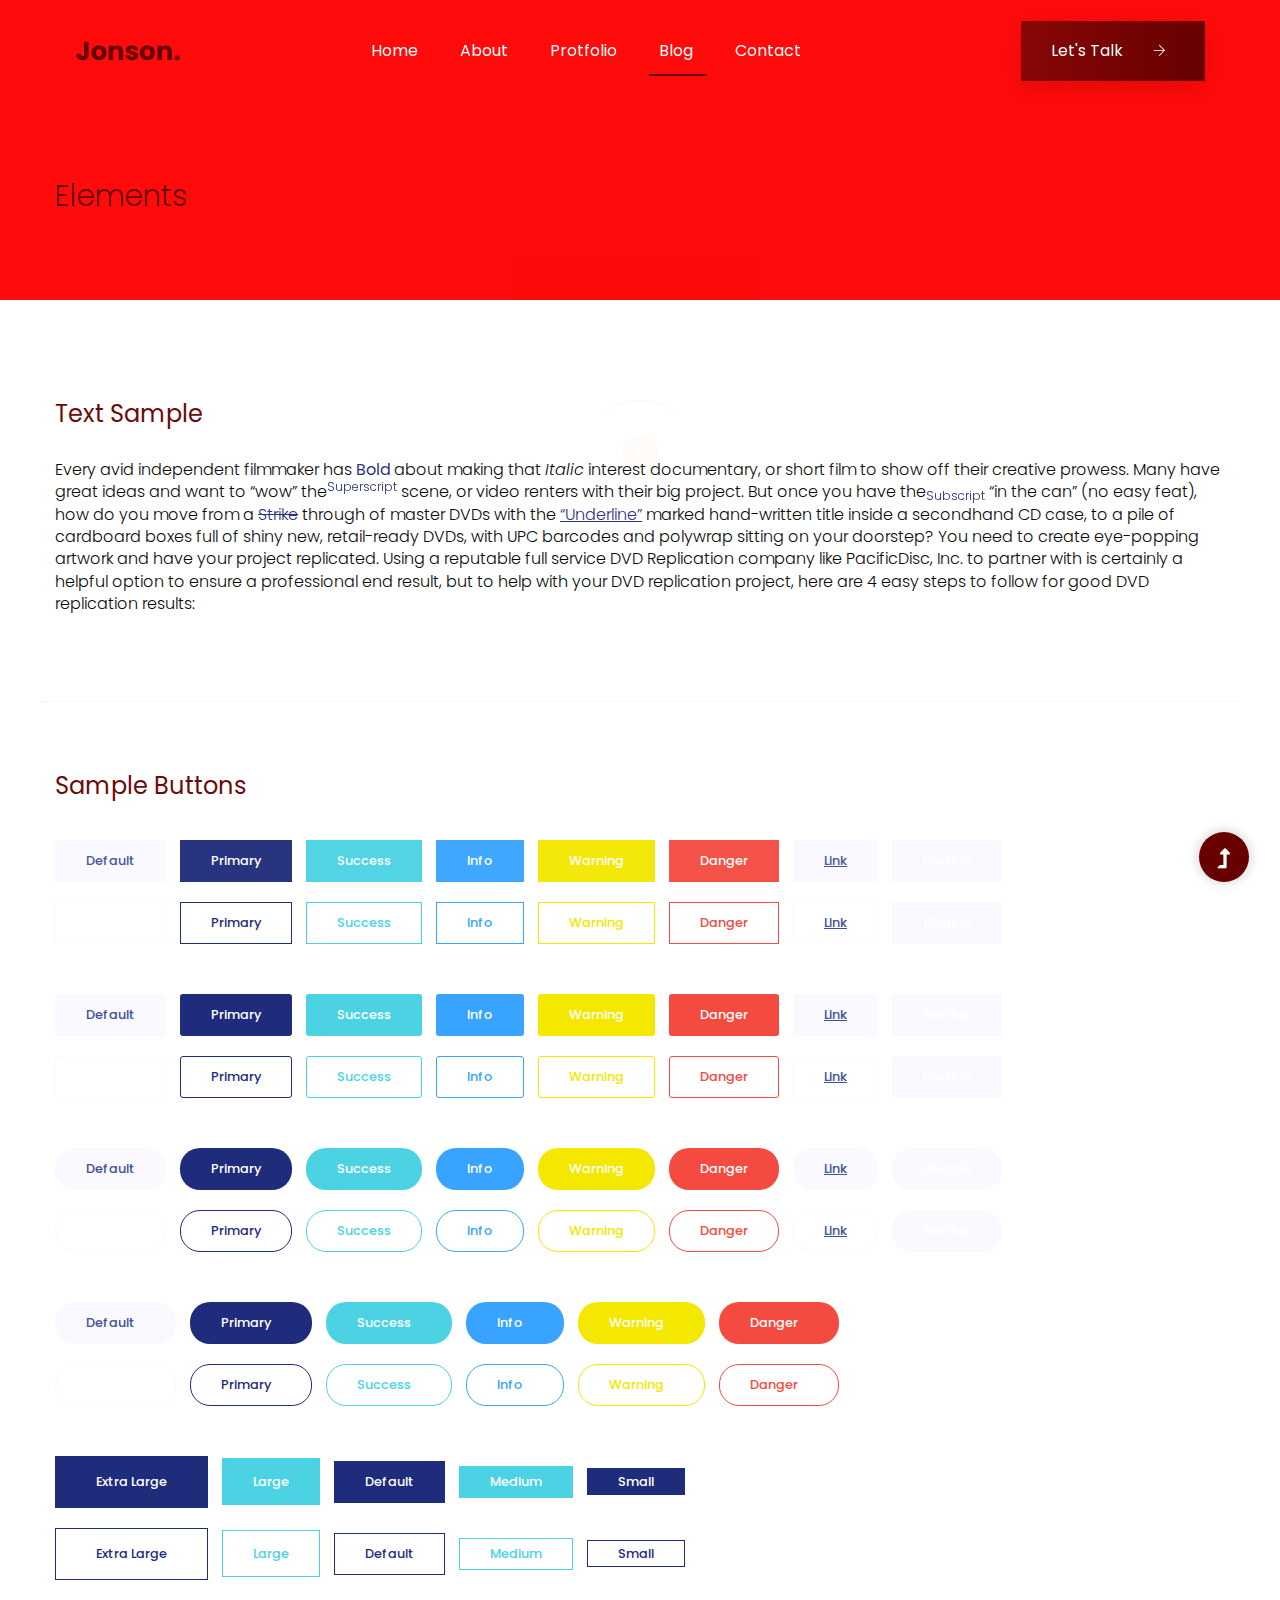
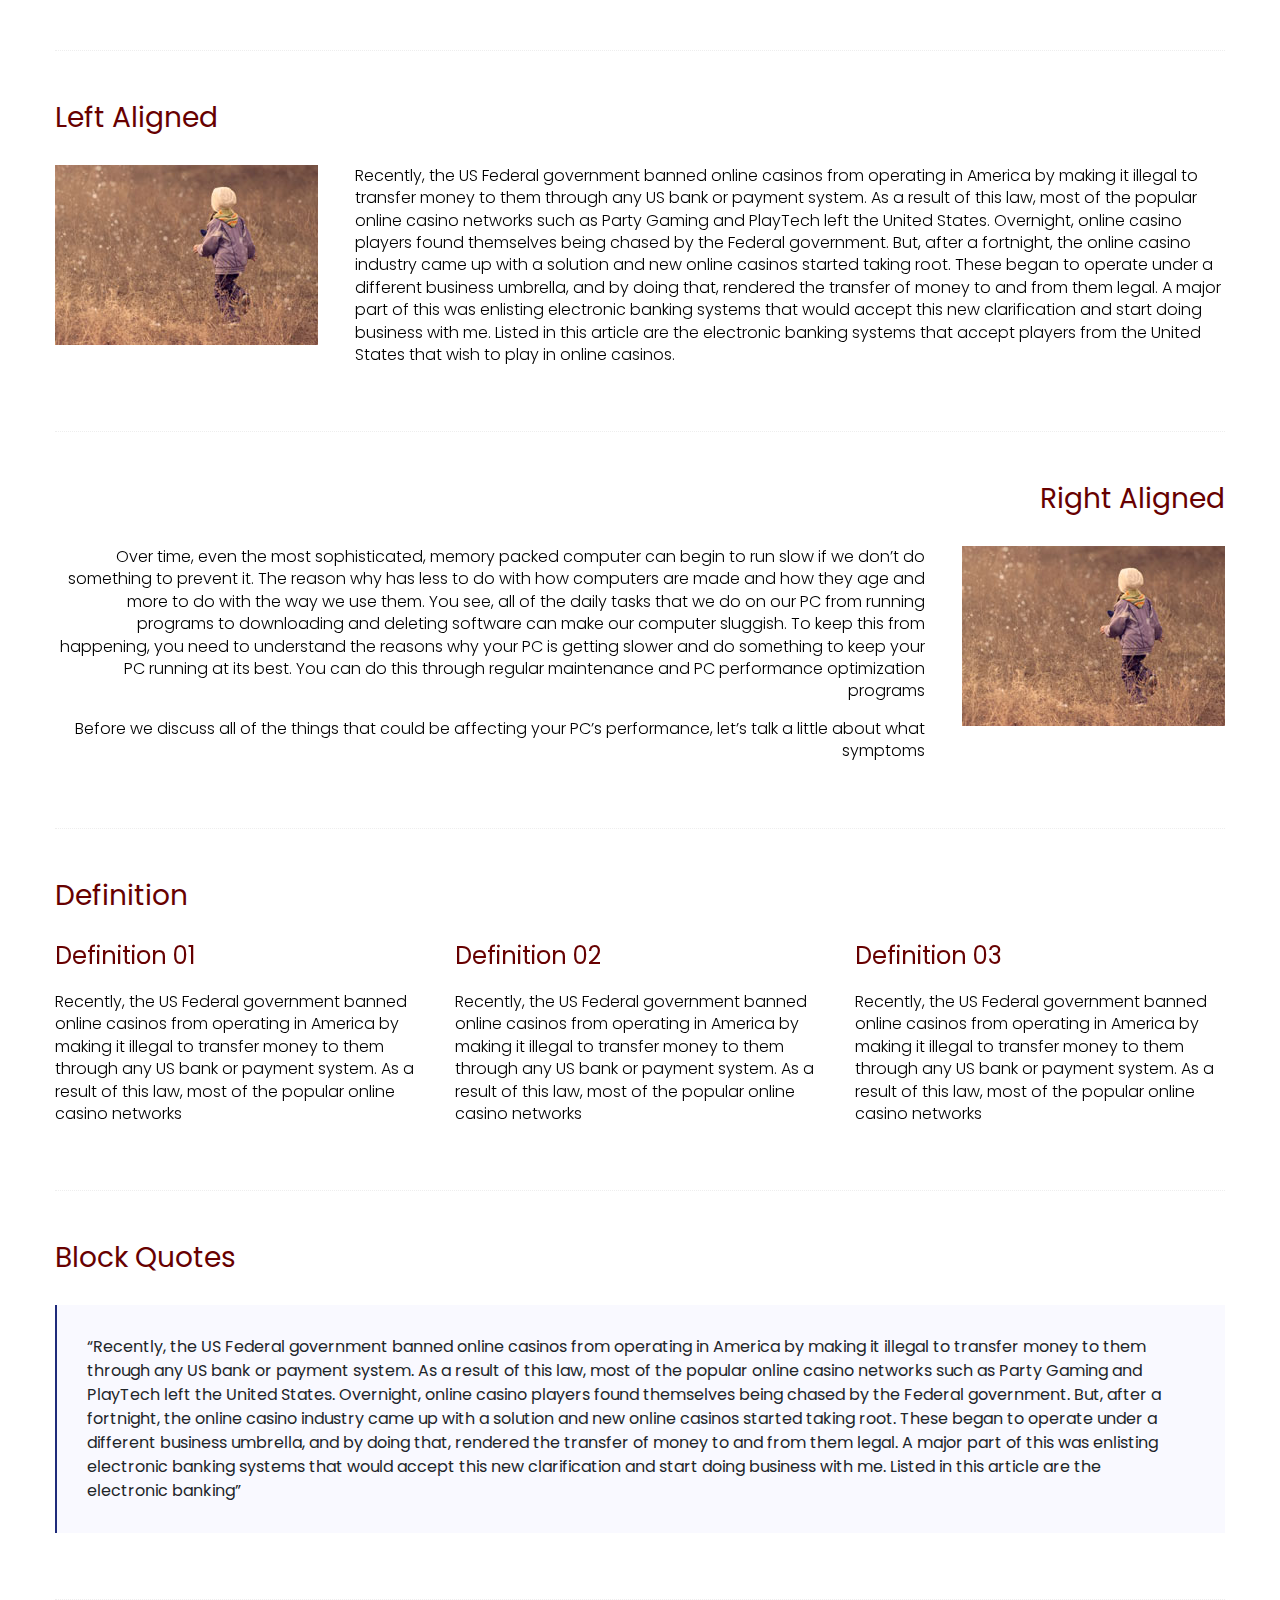
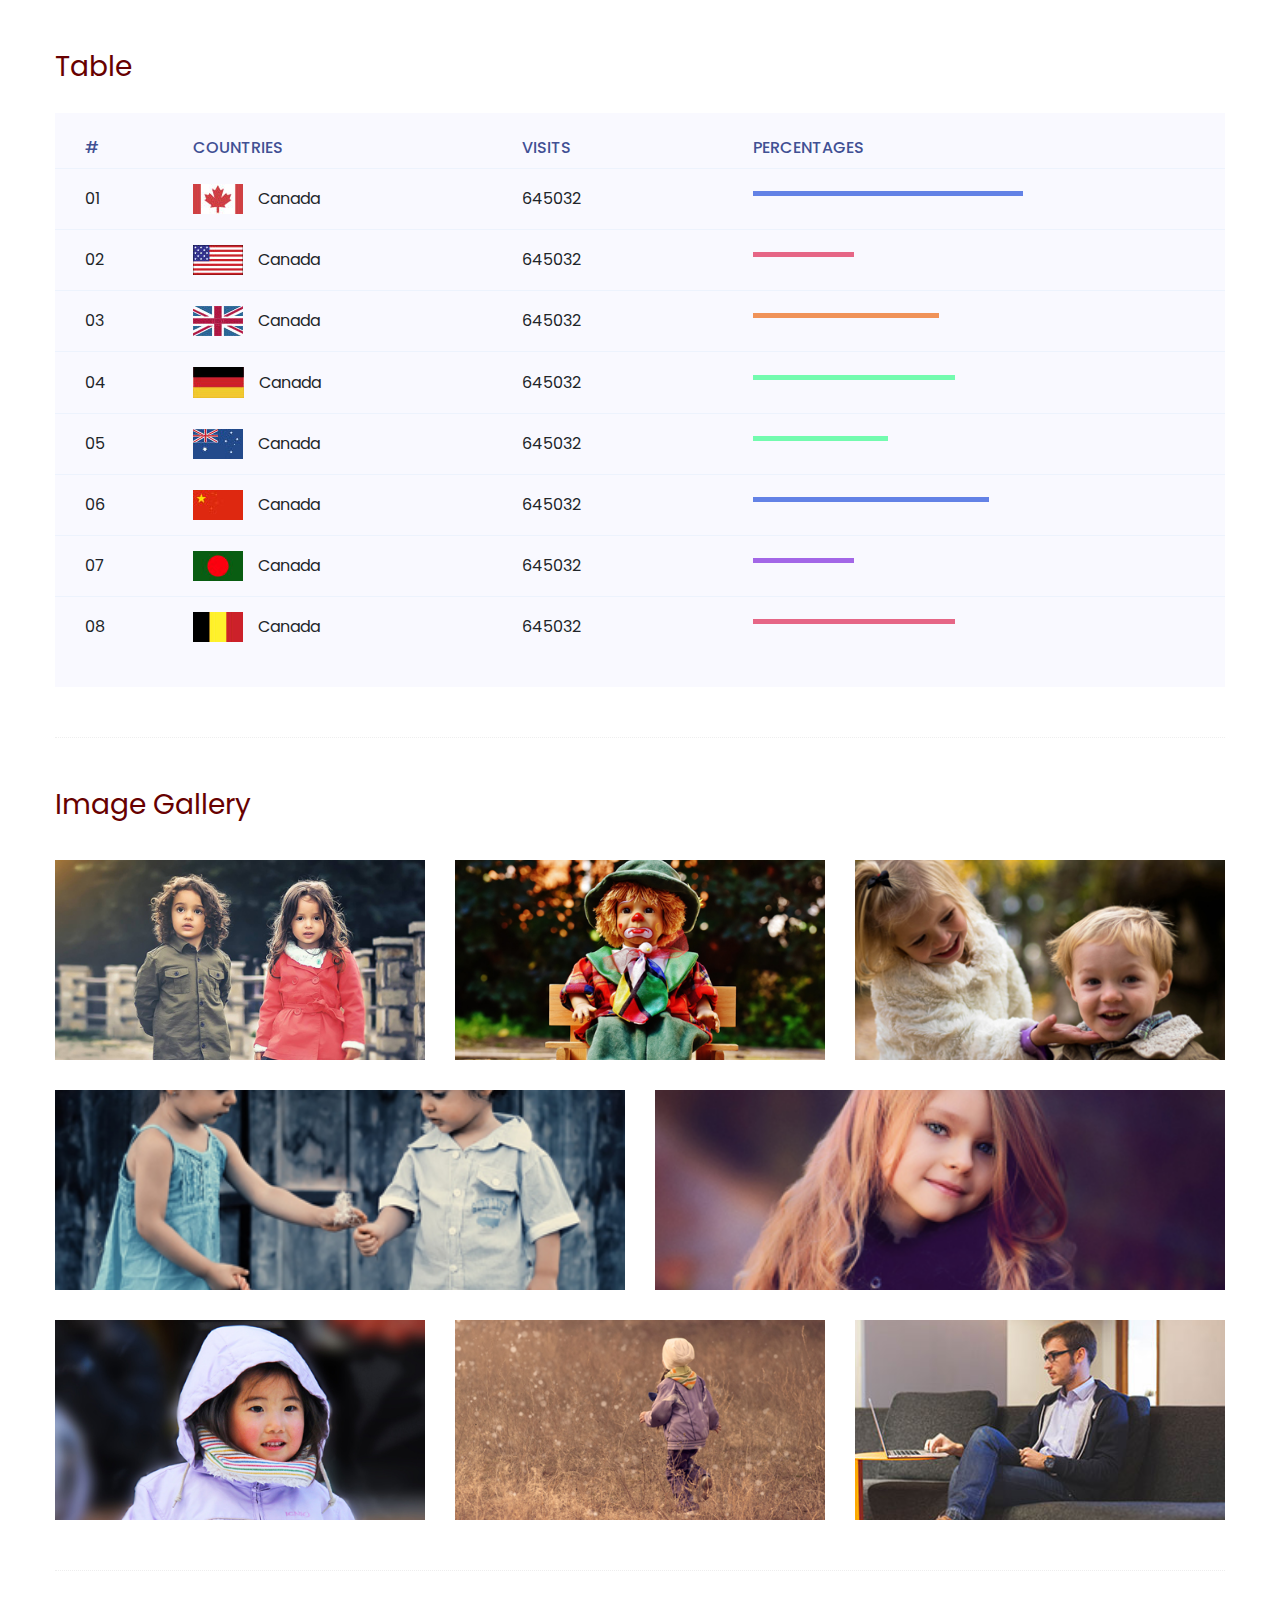
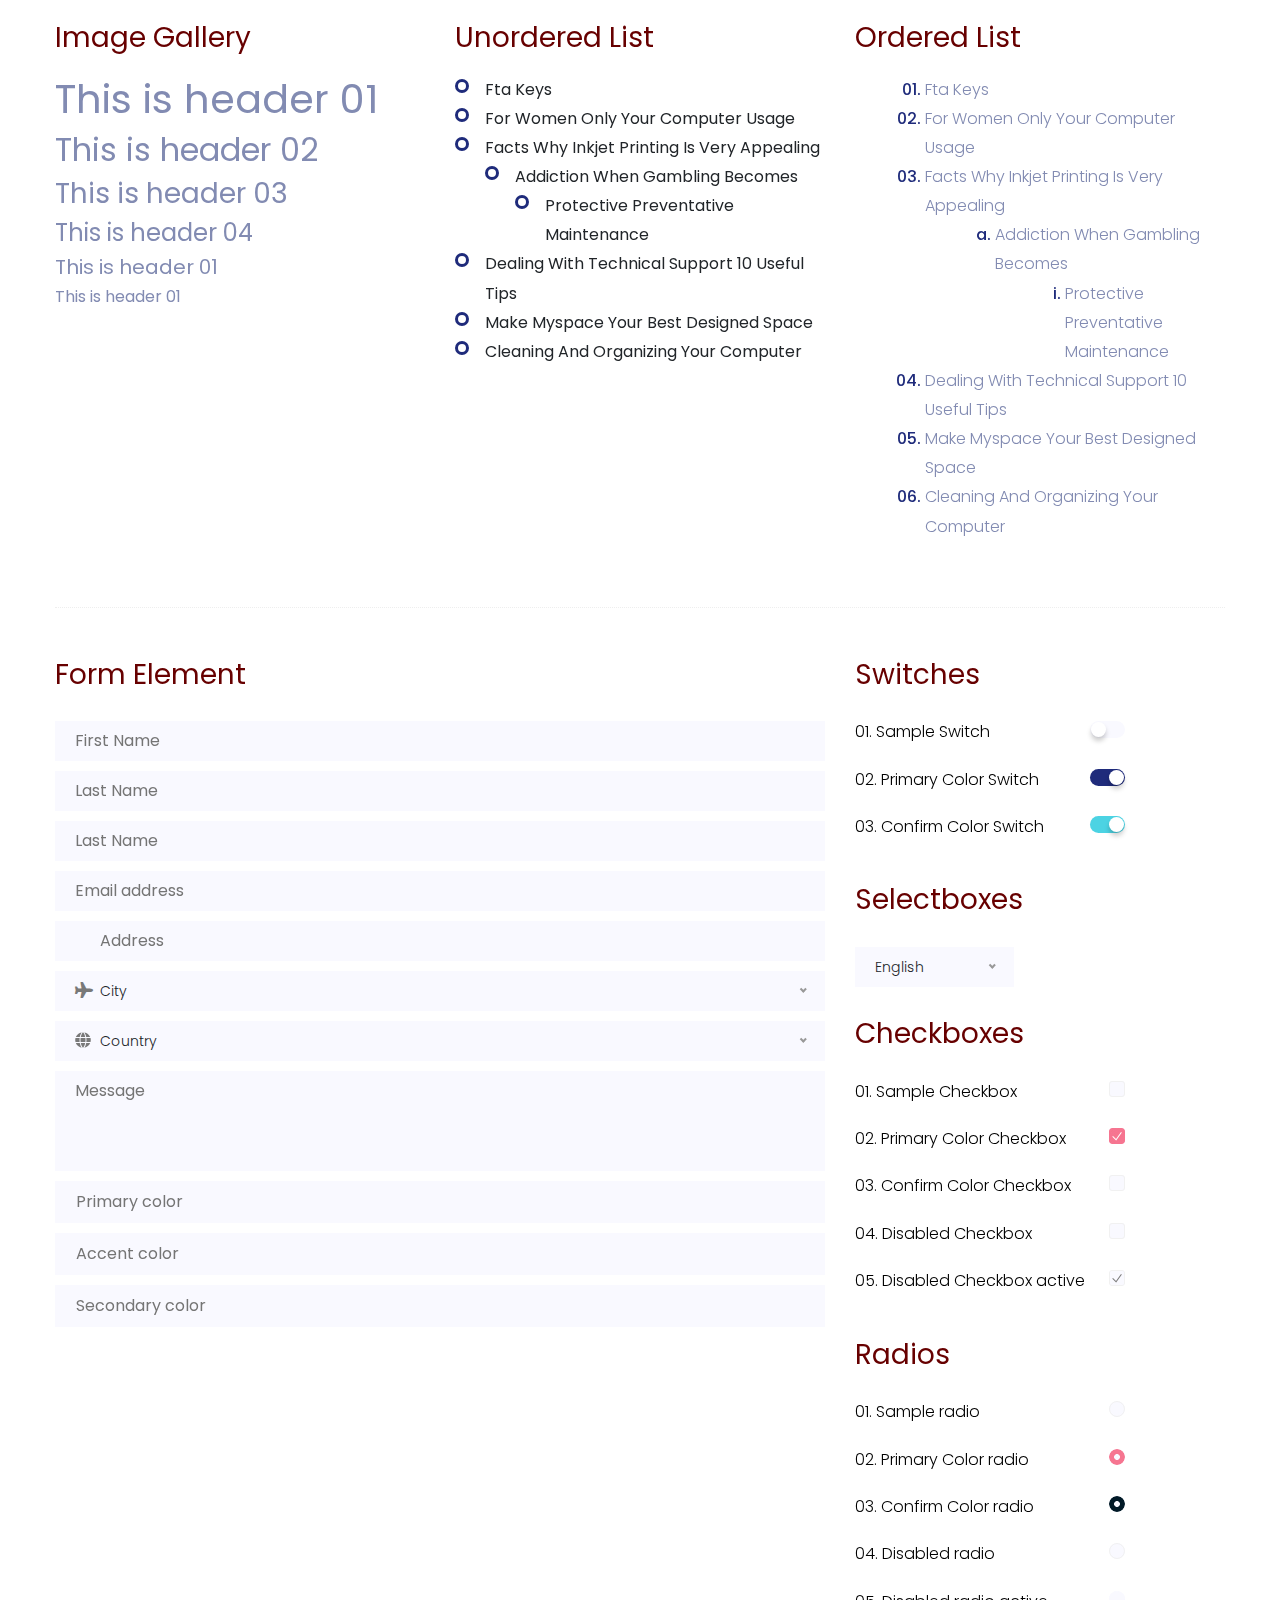
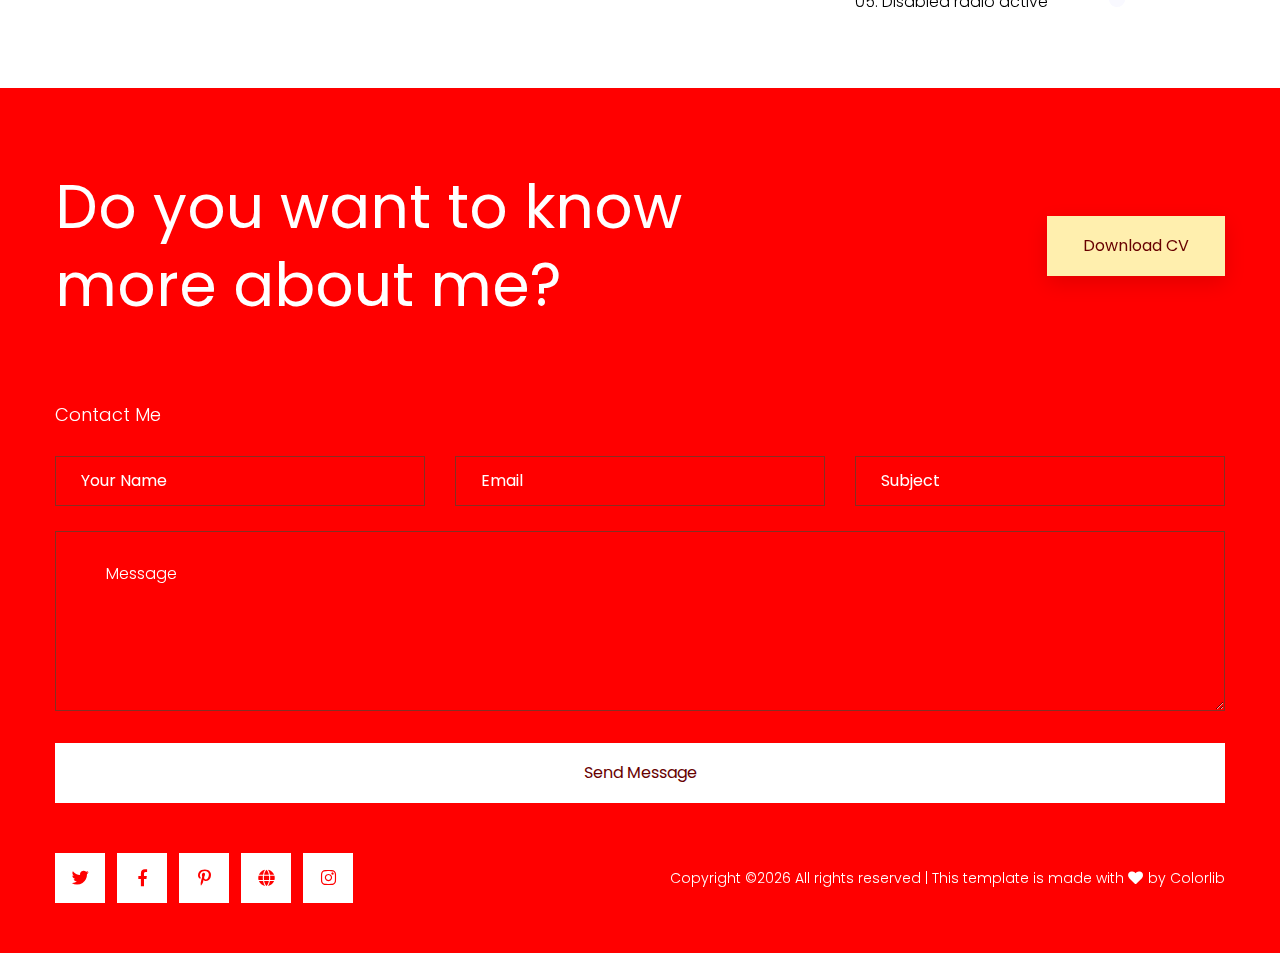
<file: elements.html>
<!doctype html>
<html class="no-js" lang="zxx">
<head>
	<meta charset="utf-8">
	<meta http-equiv="x-ua-compatible" content="ie=edge">
	<title> Personal | Teamplate</title>
	<meta name="description" content="">
	<meta name="viewport" content="width=device-width, initial-scale=1">
	<link rel="shortcut icon" type="image/x-icon" href="assets/img/favicon.ico">

 	<!-- CSS here -->
	<link rel="stylesheet" href="assets/css/bootstrap.min.css">
	<link rel="stylesheet" href="assets/css/owl.carousel.min.css">
	<link rel="stylesheet" href="assets/css/slicknav.css">
	<link rel="stylesheet" href="assets/css/animate.min.css">
	<link rel="stylesheet" href="assets/css/hamburgers.min.css">
	<link rel="stylesheet" href="assets/css/magnific-popup.css">
	<link rel="stylesheet" href="assets/css/fontawesome-all.min.css">
	<link rel="stylesheet" href="assets/css/themify-icons.css">
	<link rel="stylesheet" href="assets/css/slick.css">
	<link rel="stylesheet" href="assets/css/nice-select.css">
	<link rel="stylesheet" href="assets/css/style.css">
</head>
<body>
    <!-- ? Preloader Start -->
    <div id="preloader-active">
        <div class="preloader d-flex align-items-center justify-content-center">
            <div class="preloader-inner position-relative">
                <div class="preloader-circle"></div>
                <div class="preloader-img pere-text">
                    <img src="assets/img/logo/loder.png" alt="">
                </div>
            </div>
        </div>
    </div>
    <!-- Preloader Start -->
    <header>
        <div class="header-area header-transparent">
            <div class="main-header header-sticky">
                <div class="container-fluid">
                    <div class="menu-wrapper d-flex align-items-center justify-content-between">
                        <!-- Logo -->
                        <div class="logo">
                            <a href="index.html"><img src="assets/img/logo/logo.png" alt=""></a>
                        </div>
                        <!-- Main-menu -->
                        <div class="main-menu f-right d-none d-lg-block">
                            <nav>
                                <ul id="navigation">
                                    <li><a href="index.html">Home</a></li>
                                    <li><a href="about.html">About</a></li>
                                    <li><a href="protfolio.html">Protfolio</a></li>
                                    <li class="active"><a href="blog.html">Blog</a>
                                        <ul class="submenu">
                                            <li><a href="blog.html">Blog</a></li>
                                            <li><a href="blog_details.html">Blog Details</a></li>
                                            <li><a href="elements.html">Elements</a></li>
                                        </ul>
                                    </li>
                                    <li><a href="contact.html">Contact</a></li>
                                </ul>
                            </nav>
                        </div>          
                        <!-- Header-btn -->
                        <div class="header-info-right d-none d-lg-block">
                            <a href="#" class="btn header-btn">Let's Talk <i class="ti-arrow-right"></i></a>
                        </div>
                        <!-- Mobile Menu -->
                        <div class="col-12">
                            <div class="mobile_menu d-block d-lg-none"></div>
                        </div>
                    </div>
                </div>
            </div>
        </div>
        <!-- Header End -->
    </header>
    <main>
        <!--? Hero Area Start-->
        <div class="hero-area2 d-flex align-items-center">
            <div class="container">
                <div class="row ">
                    <div class="col-xl-12">
                        <!-- Hero Caption -->
                        <div class="hero-cap pt-100">
                            <h2>Elements</h2>
                        </div>
                    </div>
                </div>
            </div>
        </div>
        <!--Hero Area End-->
		<!--? Start Sample Area -->
		<section class="sample-text-area">
			<div class="container box_1170">
				<h3 class="text-heading">Text Sample</h3>
				<p class="sample-text">
					Every avid independent filmmaker has <b>Bold</b> about making that <i>Italic</i> interest documentary,
					or short
					film to show off their creative prowess. Many have great ideas and want to “wow”
					the<sup>Superscript</sup> scene,
					or video renters with their big project. But once you have the<sub>Subscript</sub> “in the can” (no easy
					feat), how
					do you move from a <del>Strike</del> through of master DVDs with the <u>“Underline”</u> marked
					hand-written title
					inside a secondhand CD case, to a pile of cardboard boxes full of shiny new, retail-ready DVDs, with UPC
					barcodes
					and polywrap sitting on your doorstep? You need to create eye-popping artwork and have your project
					replicated.
					Using a reputable full service DVD Replication company like PacificDisc, Inc. to partner with is
					certainly a
					helpful option to ensure a professional end result, but to help with your DVD replication project, here
					are 4 easy
					steps to follow for good DVD replication results:
	
				</p>
			</div>
		</section>
		<!-- End Sample Area -->
		<!--? Start Button -->
		<section class="button-area">
			<div class="container box_1170 border-top-generic">
				<h3 class="text-heading">Sample Buttons</h3>
				<div class="button-group-area">
					<a href="#" class="genric-btn default">Default</a>
					<a href="#" class="genric-btn primary">Primary</a>
					<a href="#" class="genric-btn success">Success</a>
					<a href="#" class="genric-btn info">Info</a>
					<a href="#" class="genric-btn warning">Warning</a>
					<a href="#" class="genric-btn danger">Danger</a>
					<a href="#" class="genric-btn link">Link</a>
					<a href="#" class="genric-btn disable">Disable</a>
				</div>
				<div class="button-group-area mt-10">
					<a href="#" class="genric-btn default-border">Default</a>
					<a href="#" class="genric-btn primary-border">Primary</a>
					<a href="#" class="genric-btn success-border">Success</a>
					<a href="#" class="genric-btn info-border">Info</a>
					<a href="#" class="genric-btn warning-border">Warning</a>
					<a href="#" class="genric-btn danger-border">Danger</a>
					<a href="#" class="genric-btn link-border">Link</a>
					<a href="#" class="genric-btn disable">Disable</a>
				</div>
				<div class="button-group-area mt-40">
					<a href="#" class="genric-btn default radius">Default</a>
					<a href="#" class="genric-btn primary radius">Primary</a>
					<a href="#" class="genric-btn success radius">Success</a>
					<a href="#" class="genric-btn info radius">Info</a>
					<a href="#" class="genric-btn warning radius">Warning</a>
					<a href="#" class="genric-btn danger radius">Danger</a>
					<a href="#" class="genric-btn link radius">Link</a>
					<a href="#" class="genric-btn disable radius">Disable</a>
				</div>
				<div class="button-group-area mt-10">
					<a href="#" class="genric-btn default-border radius">Default</a>
					<a href="#" class="genric-btn primary-border radius">Primary</a>
					<a href="#" class="genric-btn success-border radius">Success</a>
					<a href="#" class="genric-btn info-border radius">Info</a>
					<a href="#" class="genric-btn warning-border radius">Warning</a>
					<a href="#" class="genric-btn danger-border radius">Danger</a>
					<a href="#" class="genric-btn link-border radius">Link</a>
					<a href="#" class="genric-btn disable radius">Disable</a>
				</div>
				<div class="button-group-area mt-40">
					<a href="#" class="genric-btn default circle">Default</a>
					<a href="#" class="genric-btn primary circle">Primary</a>
					<a href="#" class="genric-btn success circle">Success</a>
					<a href="#" class="genric-btn info circle">Info</a>
					<a href="#" class="genric-btn warning circle">Warning</a>
					<a href="#" class="genric-btn danger circle">Danger</a>
					<a href="#" class="genric-btn link circle">Link</a>
					<a href="#" class="genric-btn disable circle">Disable</a>
				</div>
				<div class="button-group-area mt-10">
					<a href="#" class="genric-btn default-border circle">Default</a>
					<a href="#" class="genric-btn primary-border circle">Primary</a>
					<a href="#" class="genric-btn success-border circle">Success</a>
					<a href="#" class="genric-btn info-border circle">Info</a>
					<a href="#" class="genric-btn warning-border circle">Warning</a>
					<a href="#" class="genric-btn danger-border circle">Danger</a>
					<a href="#" class="genric-btn link-border circle">Link</a>
					<a href="#" class="genric-btn disable circle">Disable</a>
				</div>
				<div class="button-group-area mt-40">
					<a href="#" class="genric-btn default circle arrow">Default<span class="lnr lnr-arrow-right"></span></a>
					<a href="#" class="genric-btn primary circle arrow">Primary<span class="lnr lnr-arrow-right"></span></a>
					<a href="#" class="genric-btn success circle arrow">Success<span class="lnr lnr-arrow-right"></span></a>
					<a href="#" class="genric-btn info circle arrow">Info<span class="lnr lnr-arrow-right"></span></a>
					<a href="#" class="genric-btn warning circle arrow">Warning<span class="lnr lnr-arrow-right"></span></a>
					<a href="#" class="genric-btn danger circle arrow">Danger<span class="lnr lnr-arrow-right"></span></a>
				</div>
				<div class="button-group-area mt-10">
					<a href="#" class="genric-btn default-border circle arrow">Default<span
							class="lnr lnr-arrow-right"></span></a>
					<a href="#" class="genric-btn primary-border circle arrow">Primary<span
							class="lnr lnr-arrow-right"></span></a>
					<a href="#" class="genric-btn success-border circle arrow">Success<span
							class="lnr lnr-arrow-right"></span></a>
					<a href="#" class="genric-btn info-border circle arrow">Info<span
							class="lnr lnr-arrow-right"></span></a>
					<a href="#" class="genric-btn warning-border circle arrow">Warning<span
							class="lnr lnr-arrow-right"></span></a>
					<a href="#" class="genric-btn danger-border circle arrow">Danger<span
							class="lnr lnr-arrow-right"></span></a>
				</div>
				<div class="button-group-area mt-40">
					<a href="#" class="genric-btn primary e-large">Extra Large</a>
					<a href="#" class="genric-btn success large">Large</a>
					<a href="#" class="genric-btn primary">Default</a>
					<a href="#" class="genric-btn success medium">Medium</a>
					<a href="#" class="genric-btn primary small">Small</a>
				</div>
				<div class="button-group-area mt-10">
					<a href="#" class="genric-btn primary-border e-large">Extra Large</a>
					<a href="#" class="genric-btn success-border large">Large</a>
					<a href="#" class="genric-btn primary-border">Default</a>
					<a href="#" class="genric-btn success-border medium">Medium</a>
					<a href="#" class="genric-btn primary-border small">Small</a>
				</div>
			</div>
		</section>
		<!-- End Button -->
		<!--? Start Align Area -->
		<div class="whole-wrap">
			<div class="container box_1170">
				<div class="section-top-border">
					<h3 class="mb-30">Left Aligned</h3>
					<div class="row">
						<div class="col-md-3">
							<img src="assets/img/elements/d.jpg" alt="" class="img-fluid">
						</div>
						<div class="col-md-9 mt-sm-20">
							<p>Recently, the US Federal government banned online casinos from operating in America by making
								it illegal to
								transfer money to them through any US bank or payment system. As a result of this law, most
								of the popular
								online casino networks such as Party Gaming and PlayTech left the United States. Overnight,
								online casino
								players found themselves being chased by the Federal government. But, after a fortnight, the
								online casino
								industry came up with a solution and new online casinos started taking root. These began to
								operate under a
								different business umbrella, and by doing that, rendered the transfer of money to and from
								them legal. A major
								part of this was enlisting electronic banking systems that would accept this new
								clarification and start doing
								business with me. Listed in this article are the electronic banking systems that accept
								players from the United
								States that wish to play in online casinos.</p>
						</div>
					</div>
				</div>
				<div class="section-top-border text-right">
					<h3 class="mb-30">Right Aligned</h3>
					<div class="row">
						<div class="col-md-9">
							<p class="text-right">Over time, even the most sophisticated, memory packed computer can begin
								to run slow if we
								don’t do something to prevent it. The reason why has less to do with how computers are made
								and how they age and
								more to do with the way we use them. You see, all of the daily tasks that we do on our PC
								from running programs
								to downloading and deleting software can make our computer sluggish. To keep this from
								happening, you need to
								understand the reasons why your PC is getting slower and do something to keep your PC
								running at its best. You
								can do this through regular maintenance and PC performance optimization programs</p>
							<p class="text-right">Before we discuss all of the things that could be affecting your PC’s
								performance, let’s
								talk a little about what symptoms</p>
						</div>
						<div class="col-md-3">
							<img src="assets/img/elements/d.jpg" alt="" class="img-fluid">
						</div>
					</div>
				</div>
				<div class="section-top-border">
					<h3 class="mb-30">Definition</h3>
					<div class="row">
						<div class="col-md-4">
							<div class="single-defination">
								<h4 class="mb-20">Definition 01</h4>
								<p>Recently, the US Federal government banned online casinos from operating in America by
									making it illegal to
									transfer money to them through any US bank or payment system. As a result of this law,
									most of the popular
									online casino networks</p>
							</div>
						</div>
						<div class="col-md-4">
							<div class="single-defination">
								<h4 class="mb-20">Definition 02</h4>
								<p>Recently, the US Federal government banned online casinos from operating in America by
									making it illegal to
									transfer money to them through any US bank or payment system. As a result of this law,
									most of the popular
									online casino networks</p>
							</div>
						</div>
						<div class="col-md-4">
							<div class="single-defination">
								<h4 class="mb-20">Definition 03</h4>
								<p>Recently, the US Federal government banned online casinos from operating in America by
									making it illegal to
									transfer money to them through any US bank or payment system. As a result of this law,
									most of the popular
									online casino networks</p>
							</div>
						</div>
					</div>
				</div>
				<div class="section-top-border">
					<h3 class="mb-30">Block Quotes</h3>
					<div class="row">
						<div class="col-lg-12">
							<blockquote class="generic-blockquote">
								“Recently, the US Federal government banned online casinos from operating in America by
								making it illegal to
								transfer money to them through any US bank or payment system. As a result of this law, most
								of the popular
								online casino networks such as Party Gaming and PlayTech left the United States. Overnight,
								online casino
								players found themselves being chased by the Federal government. But, after a fortnight, the
								online casino
								industry came up with a solution and new online casinos started taking root. These began to
								operate under a
								different business umbrella, and by doing that, rendered the transfer of money to and from
								them legal. A major
								part of this was enlisting electronic banking systems that would accept this new
								clarification and start doing
								business with me. Listed in this article are the electronic banking”
							</blockquote>
						</div>
					</div>
				</div>
				<div class="section-top-border">
					<h3 class="mb-30">Table</h3>
					<div class="progress-table-wrap">
						<div class="progress-table">
							<div class="table-head">
								<div class="serial">#</div>
								<div class="country">Countries</div>
								<div class="visit">Visits</div>
								<div class="percentage">Percentages</div>
							</div>
							<div class="table-row">
								<div class="serial">01</div>
								<div class="country"> <img src="assets/img/elements/f1.jpg" alt="flag">Canada</div>
								<div class="visit">645032</div>
								<div class="percentage">
									<div class="progress">
										<div class="progress-bar color-1" role="progressbar" style="width: 80%"
											aria-valuenow="80" aria-valuemin="0" aria-valuemax="100"></div>
									</div>
								</div>
							</div>
							<div class="table-row">
								<div class="serial">02</div>
								<div class="country"> <img src="assets/img/elements/f2.jpg" alt="flag">Canada</div>
								<div class="visit">645032</div>
								<div class="percentage">
									<div class="progress">
										<div class="progress-bar color-2" role="progressbar" style="width: 30%"
											aria-valuenow="30" aria-valuemin="0" aria-valuemax="100"></div>
									</div>
								</div>
							</div>
							<div class="table-row">
								<div class="serial">03</div>
								<div class="country"> <img src="assets/img/elements/f3.jpg" alt="flag">Canada</div>
								<div class="visit">645032</div>
								<div class="percentage">
									<div class="progress">
										<div class="progress-bar color-3" role="progressbar" style="width: 55%"
											aria-valuenow="55" aria-valuemin="0" aria-valuemax="100"></div>
									</div>
								</div>
							</div>
							<div class="table-row">
								<div class="serial">04</div>
								<div class="country"> <img src="assets/img/elements/f4.jpg" alt="flag">Canada</div>
								<div class="visit">645032</div>
								<div class="percentage">
									<div class="progress">
										<div class="progress-bar color-4" role="progressbar" style="width: 60%"
											aria-valuenow="60" aria-valuemin="0" aria-valuemax="100"></div>
									</div>
								</div>
							</div>
							<div class="table-row">
								<div class="serial">05</div>
								<div class="country"> <img src="assets/img/elements/f5.jpg" alt="flag">Canada</div>
								<div class="visit">645032</div>
								<div class="percentage">
									<div class="progress">
										<div class="progress-bar color-5" role="progressbar" style="width: 40%"
											aria-valuenow="40" aria-valuemin="0" aria-valuemax="100"></div>
									</div>
								</div>
							</div>
							<div class="table-row">
								<div class="serial">06</div>
								<div class="country"> <img src="assets/img/elements/f6.jpg" alt="flag">Canada</div>
								<div class="visit">645032</div>
								<div class="percentage">
									<div class="progress">
										<div class="progress-bar color-6" role="progressbar" style="width: 70%"
											aria-valuenow="70" aria-valuemin="0" aria-valuemax="100"></div>
									</div>
								</div>
							</div>
							<div class="table-row">
								<div class="serial">07</div>
								<div class="country"> <img src="assets/img/elements/f7.jpg" alt="flag">Canada</div>
								<div class="visit">645032</div>
								<div class="percentage">
									<div class="progress">
										<div class="progress-bar color-7" role="progressbar" style="width: 30%"
											aria-valuenow="30" aria-valuemin="0" aria-valuemax="100"></div>
									</div>
								</div>
							</div>
							<div class="table-row">
								<div class="serial">08</div>
								<div class="country"> <img src="assets/img/elements/f8.jpg" alt="flag">Canada</div>
								<div class="visit">645032</div>
								<div class="percentage">
									<div class="progress">
										<div class="progress-bar color-8" role="progressbar" style="width: 60%"
											aria-valuenow="60" aria-valuemin="0" aria-valuemax="100"></div>
									</div>
								</div>
							</div>
						</div>
					</div>
				</div>
				<div class="section-top-border">
					<h3>Image Gallery</h3>
					<div class="row gallery-item">
						<div class="col-md-4">
							<a href="assets/img/elements/g1.jpg" class="img-pop-up">
								<div class="single-gallery-image" style="background: url(assets/img/elements/g1.jpg);"></div>
							</a>
						</div>
						<div class="col-md-4">
							<a href="assets/img/elements/g2.jpg" class="img-pop-up">
								<div class="single-gallery-image" style="background: url(assets/img/elements/g2.jpg);"></div>
							</a>
						</div>
						<div class="col-md-4">
							<a href="assets/img/elements/g3.jpg" class="img-pop-up">
								<div class="single-gallery-image" style="background: url(assets/img/elements/g3.jpg);"></div>
							</a>
						</div>
						<div class="col-md-6">
							<a href="assets/img/elements/g4.jpg" class="img-pop-up">
								<div class="single-gallery-image" style="background: url(assets/img/elements/g4.jpg);"></div>
							</a>
						</div>
						<div class="col-md-6">
							<a href="assets/img/elements/g5.jpg" class="img-pop-up">
								<div class="single-gallery-image" style="background: url(assets/img/elements/g5.jpg);"></div>
							</a>
						</div>
						<div class="col-md-4">
							<a href="assets/img/elements/g6.jpg" class="img-pop-up">
								<div class="single-gallery-image" style="background: url(assets/img/elements/g6.jpg);"></div>
							</a>
						</div>
						<div class="col-md-4">
							<a href="assets/img/elements/g7.jpg" class="img-pop-up">
								<div class="single-gallery-image" style="background: url(assets/img/elements/g7.jpg);"></div>
							</a>
						</div>
						<div class="col-md-4">
							<a href="assets/img/elements/g8.jpg" class="img-pop-up">
								<div class="single-gallery-image" style="background: url(assets/img/elements/g8.jpg);"></div>
							</a>
						</div>
					</div>
				</div>
				<div class="section-top-border">
					<div class="row">
						<div class="col-md-4">
							<h3 class="mb-20">Image Gallery</h3>
							<div class="typography">
								<h1>This is header 01</h1>
								<h2>This is header 02</h2>
								<h3>This is header 03</h3>
								<h4>This is header 04</h4>
								<h5>This is header 01</h5>
								<h6>This is header 01</h6>
							</div>
						</div>
						<div class="col-md-4 mt-sm-30">
							<h3 class="mb-20">Unordered List</h3>
							<div class="">
								<ul class="unordered-list">
									<li>Fta Keys</li>
									<li>For Women Only Your Computer Usage</li>
									<li>Facts Why Inkjet Printing Is Very Appealing
										<ul>
											<li>Addiction When Gambling Becomes
												<ul>
													<li>Protective Preventative Maintenance</li>
												</ul>
											</li>
										</ul>
									</li>
									<li>Dealing With Technical Support 10 Useful Tips</li>
									<li>Make Myspace Your Best Designed Space</li>
									<li>Cleaning And Organizing Your Computer</li>
								</ul>
							</div>
						</div>
						<div class="col-md-4 mt-sm-30">
							<h3 class="mb-20">Ordered List</h3>
							<div class="">
								<ol class="ordered-list">
									<li><span>Fta Keys</span></li>
									<li><span>For Women Only Your Computer Usage</span></li>
									<li><span>Facts Why Inkjet Printing Is Very Appealing</span>
										<ol class="ordered-list-alpha">
											<li><span>Addiction When Gambling Becomes</span>
												<ol class="ordered-list-roman">
													<li><span>Protective Preventative Maintenance</span></li>
												</ol>
											</li>
										</ol>
									</li>
									<li><span>Dealing With Technical Support 10 Useful Tips</span></li>
									<li><span>Make Myspace Your Best Designed Space</span></li>
									<li><span>Cleaning And Organizing Your Computer</span></li>
								</ol>
							</div>
						</div>
					</div>
				</div>
				<div class="section-top-border">
					<div class="row">
						<div class="col-lg-8 col-md-8">
							<h3 class="mb-30">Form Element</h3>
							<form action="#">
								<div class="mt-10">
									<input type="text" name="first_name" placeholder="First Name"
										onfocus="this.placeholder = ''" onblur="this.placeholder = 'First Name'" required
										class="single-input">
								</div>
								<div class="mt-10">
									<input type="text" name="last_name" placeholder="Last Name"
										onfocus="this.placeholder = ''" onblur="this.placeholder = 'Last Name'" required
										class="single-input">
								</div>
								<div class="mt-10">
									<input type="text" name="last_name" placeholder="Last Name"
										onfocus="this.placeholder = ''" onblur="this.placeholder = 'Last Name'" required
										class="single-input">
								</div>
								<div class="mt-10">
									<input type="email" name="EMAIL" placeholder="Email address"
										onfocus="this.placeholder = ''" onblur="this.placeholder = 'Email address'" required
										class="single-input">
								</div>
								<div class="input-group-icon mt-10">
									<div class="icon"><i class="fa fa-thumb-tack" aria-hidden="true"></i></div>
									<input type="text" name="address" placeholder="Address" onfocus="this.placeholder = ''"
										onblur="this.placeholder = 'Address'" required class="single-input">
								</div>
								<div class="input-group-icon mt-10">
									<div class="icon"><i class="fa fa-plane" aria-hidden="true"></i></div>
									<div class="form-select" id="default-select"">
												<select>
													<option value=" 1">City</option>
										<option value="1">Dhaka</option>
										<option value="1">Dilli</option>
										<option value="1">Newyork</option>
										<option value="1">Islamabad</option>
										</select>
									</div>
								</div>
								<div class="input-group-icon mt-10">
									<div class="icon"><i class="fa fa-globe" aria-hidden="true"></i></div>
									<div class="form-select" id="default-select"">
												<select>
													<option value=" 1">Country</option>
										<option value="1">Bangladesh</option>
										<option value="1">India</option>
										<option value="1">England</option>
										<option value="1">Srilanka</option>
										</select>
									</div>
								</div>
	
								<div class="mt-10">
									<textarea class="single-textarea" placeholder="Message" onfocus="this.placeholder = ''"
										onblur="this.placeholder = 'Message'" required></textarea>
								</div>
								<div class="mt-10">
									<input type="text" name="first_name" placeholder="Primary color"
										onfocus="this.placeholder = ''" onblur="this.placeholder = 'Primary color'" required
										class="single-input-primary">
								</div>
								<div class="mt-10">
									<input type="text" name="first_name" placeholder="Accent color"
										onfocus="this.placeholder = ''" onblur="this.placeholder = 'Accent color'" required
										class="single-input-accent">
								</div>
								<div class="mt-10">
									<input type="text" name="first_name" placeholder="Secondary color"
										onfocus="this.placeholder = ''" onblur="this.placeholder = 'Secondary color'"
										required class="single-input-secondary">
								</div>
							</form>
						</div>
						<div class="col-lg-3 col-md-4 mt-sm-30">
							<div class="single-element-widget">
								<h3 class="mb-30">Switches</h3>
								<div class="switch-wrap d-flex justify-content-between">
									<p>01. Sample Switch</p>
									<div class="primary-switch">
										<input type="checkbox" id="default-switch">
										<label for="default-switch"></label>
									</div>
								</div>
								<div class="switch-wrap d-flex justify-content-between">
									<p>02. Primary Color Switch</p>
									<div class="primary-switch">
										<input type="checkbox" id="primary-switch" checked>
										<label for="primary-switch"></label>
									</div>
								</div>
								<div class="switch-wrap d-flex justify-content-between">
									<p>03. Confirm Color Switch</p>
									<div class="confirm-switch">
										<input type="checkbox" id="confirm-switch" checked>
										<label for="confirm-switch"></label>
									</div>
								</div>
							</div>
							<div class="single-element-widget mt-30">
								<h3 class="mb-30">Selectboxes</h3>
								<div class="default-select" id="default-select"">
											<select>
												<option value=" 1">English</option>
									<option value="1">Spanish</option>
									<option value="1">Arabic</option>
									<option value="1">Portuguise</option>
									<option value="1">Bengali</option>
									</select>
								</div>
							</div>
							<div class="single-element-widget mt-30">
								<h3 class="mb-30">Checkboxes</h3>
								<div class="switch-wrap d-flex justify-content-between">
									<p>01. Sample Checkbox</p>
									<div class="primary-checkbox">
										<input type="checkbox" id="default-checkbox">
										<label for="default-checkbox"></label>
									</div>
								</div>
								<div class="switch-wrap d-flex justify-content-between">
									<p>02. Primary Color Checkbox</p>
									<div class="primary-checkbox">
										<input type="checkbox" id="primary-checkbox" checked>
										<label for="primary-checkbox"></label>
									</div>
								</div>
								<div class="switch-wrap d-flex justify-content-between">
									<p>03. Confirm Color Checkbox</p>
									<div class="confirm-checkbox">
										<input type="checkbox" id="confirm-checkbox">
										<label for="confirm-checkbox"></label>
									</div>
								</div>
								<div class="switch-wrap d-flex justify-content-between">
									<p>04. Disabled Checkbox</p>
									<div class="disabled-checkbox">
										<input type="checkbox" id="disabled-checkbox" disabled>
										<label for="disabled-checkbox"></label>
									</div>
								</div>
								<div class="switch-wrap d-flex justify-content-between">
									<p>05. Disabled Checkbox active</p>
									<div class="disabled-checkbox">
										<input type="checkbox" id="disabled-checkbox-active" checked disabled>
										<label for="disabled-checkbox-active"></label>
									</div>
								</div>
							</div>
							<div class="single-element-widget mt-30">
								<h3 class="mb-30">Radios</h3>
								<div class="switch-wrap d-flex justify-content-between">
									<p>01. Sample radio</p>
									<div class="primary-radio">
										<input type="checkbox" id="default-radio">
										<label for="default-radio"></label>
									</div>
								</div>
								<div class="switch-wrap d-flex justify-content-between">
									<p>02. Primary Color radio</p>
									<div class="primary-radio">
										<input type="checkbox" id="primary-radio" checked>
										<label for="primary-radio"></label>
									</div>
								</div>
								<div class="switch-wrap d-flex justify-content-between">
									<p>03. Confirm Color radio</p>
									<div class="confirm-radio">
										<input type="checkbox" id="confirm-radio" checked>
										<label for="confirm-radio"></label>
									</div>
								</div>
								<div class="switch-wrap d-flex justify-content-between">
									<p>04. Disabled radio</p>
									<div class="disabled-radio">
										<input type="checkbox" id="disabled-radio" disabled>
										<label for="disabled-radio"></label>
									</div>
								</div>
								<div class="switch-wrap d-flex justify-content-between">
									<p>05. Disabled radio active</p>
									<div class="disabled-radio">
										<input type="checkbox" id="disabled-radio-active" checked disabled>
										<label for="disabled-radio-active"></label>
									</div>
								</div>
							</div>
						</div>
					</div>
				</div>
			</div>
		</div>
		<!-- End Align Area -->
	</main>
    <footer>
        <div class="footer-wrappr">
            <div class="footer-top">
                <!-- Want To work -->
                <section class="wantToWork-area ">
                    <div class="container">
                        <div class="wants-wrapper w-padding2">
                            <div class="row align-items-center justify-content-between">
                                <div class="col-xl-7 col-lg-9 col-md-8">
                                    <div class="wantToWork-caption wantToWork-caption2">
                                        <h2>Do you want to know more about me?</h2>
                                    </div>
                                </div>
                                <div class="col-xl-2 col-lg-3 col-md-4">
                                    <a href="#" class="btn white-btn f-right sm-left">Download CV</a>
                                </div>
                            </div>
                        </div>
                    </div>
                </section>
                <!-- Want To work End -->
                <div class="container">
                    <div class="row">
                        <div class="col-lg-12">
                            <!-- contact-form -->
                            <div class="form-wrapper">
                                <div class="row ">
                                    <div class="col-xl-12">
                                        <div class="small-tittle mb-30">
                                            <h4>Contact Me</h4>
                                        </div>
                                    </div>
                                </div>
                                <form id="contact-form" action="#" method="POST">
                                    <div class="row">
                                        <div class="col-lg-4 col-md-6">
                                            <div class="form-box user-icon mb-25">
                                                <input type="text" name="name" placeholder="Your name">
                                            </div>
                                        </div>
                                        <div class="col-lg-4 col-md-6">
                                            <div class="form-box email-icon mb-25">
                                                <input type="text" name="email" placeholder="Email">
                                            </div>
                                        </div>
                                        <div class="col-lg-4 col-md-6">
                                            <div class="form-box email-icon mb-25">
                                                <input type="text" name="email" placeholder="Subject">
                                            </div>
                                        </div>
                                        <div class="col-lg-12">
                                            <div class="form-box message-icon mb-25">
                                                <textarea name="message" id="message" placeholder="Message"></textarea>
                                            </div>
                                            <div class="submit-info">
                                                <button class="submit-btn2" type="submit">Send Message</button>
                                            </div>
                                        </div>
                                    </div>
                                </form> 
                            </div>
                        </div>
                    </div>
                </div>
            </div>
            <!-- footer-bottom area -->
            <div class="footer-bottom-area">
                <div class="container">
                    <div class="footer-border">
                        <div class="row align-items-center">
                            <div class="col-xl-4 col-lg-4">
                                <div class="footer-social">
                                    <a href="#"><i class="fab fa-twitter"></i></a>
                                    <a href="https://bit.ly/sai4ull"><i class="fab fa-facebook-f"></i></a>
                                    <a href="#"><i class="fab fa-pinterest-p"></i></a>
                                    <a href="#"><i class="fas fa-globe"></i></a>
                                    <a href="#"><i class="fab fa-instagram"></i></a>
                                </div>
                            </div>
                            <div class="col-xl-8 col-lg-8">
                                <div class="footer-copy-right f-right">
                                    <p><!-- Link back to Colorlib can't be removed. Template is licensed under CC BY 3.0. -->
  Copyright &copy;<script>document.write(new Date().getFullYear());</script> All rights reserved | This template is made with <i class="fa fa-heart" aria-hidden="true"></i> by <a href="https://colorlib.com" target="_blank">Colorlib</a>
  <!-- Link back to Colorlib can't be removed. Template is licensed under CC BY 3.0. --></p>
                                </div>
                            </div>
                        </div>
                    </div>
                </div>
            </div>
        </div>
    </footer>
    <!-- Scroll Up -->
    <div id="back-top" >
        <a title="Go to Top" href="#"> <i class="fas fa-level-up-alt"></i></a>
	</div>

	<!-- JS here -->

	<script src="./assets/js/vendor/modernizr-3.5.0.min.js"></script>
	<!-- Jquery, Popper, Bootstrap -->
	<script src="./assets/js/vendor/jquery-1.12.4.min.js"></script>
	<script src="./assets/js/popper.min.js"></script>
	<script src="./assets/js/bootstrap.min.js"></script>
	<!-- Jquery Mobile Menu -->
	<script src="./assets/js/jquery.slicknav.min.js"></script>

	<!-- Jquery Slick , Owl-Carousel Plugins -->
	<script src="./assets/js/owl.carousel.min.js"></script>
	<script src="./assets/js/slick.min.js"></script>
	<!-- One Page, Animated-HeadLin -->
	<script src="./assets/js/wow.min.js"></script>
	<script src="./assets/js/animated.headline.js"></script>
	<script src="./assets/js/jquery.magnific-popup.js"></script>

	<!-- Date Picker -->
	<script src="./assets/js/gijgo.min.js"></script>
	<!-- Nice-select, sticky -->
	<script src="./assets/js/jquery.nice-select.min.js"></script>
	<script src="./assets/js/jquery.sticky.js"></script>
	
	<!-- counter , waypoint,Hover Direction -->
	<script src="./assets/js/jquery.counterup.min.js"></script>
	<script src="./assets/js/waypoints.min.js"></script>
	<script src="./assets/js/jquery.countdown.min.js"></script>
	<script src="./assets/js/hover-direction-snake.min.js"></script>

	<!-- contact js -->
	<script src="./assets/js/contact.js"></script>
	<script src="./assets/js/jquery.form.js"></script>
	<script src="./assets/js/jquery.validate.min.js"></script>
	<script src="./assets/js/mail-script.js"></script>
	<script src="./assets/js/jquery.ajaxchimp.min.js"></script>
	
	<!-- Jquery Plugins, main Jquery -->	
	<script src="./assets/js/plugins.js"></script>
	<script src="./assets/js/main.js"></script>


     
	</body>
</html>
</file>
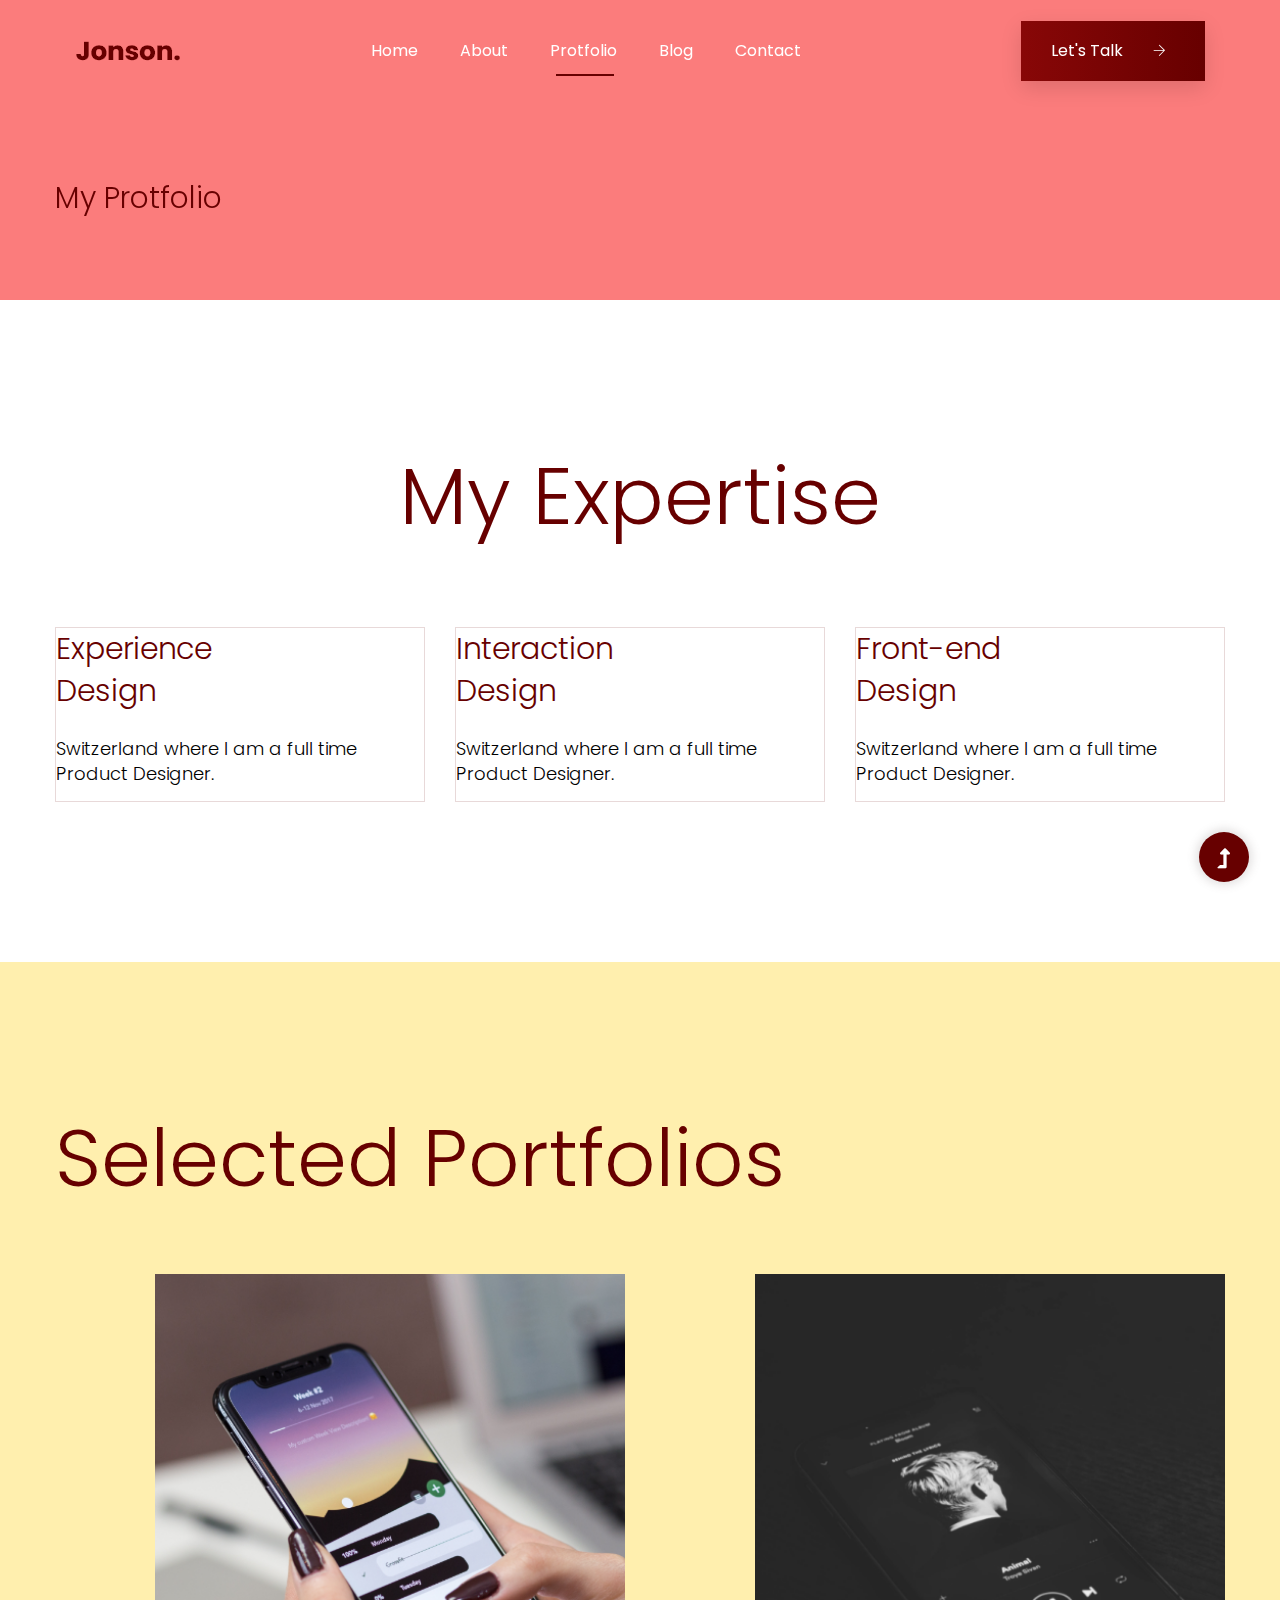
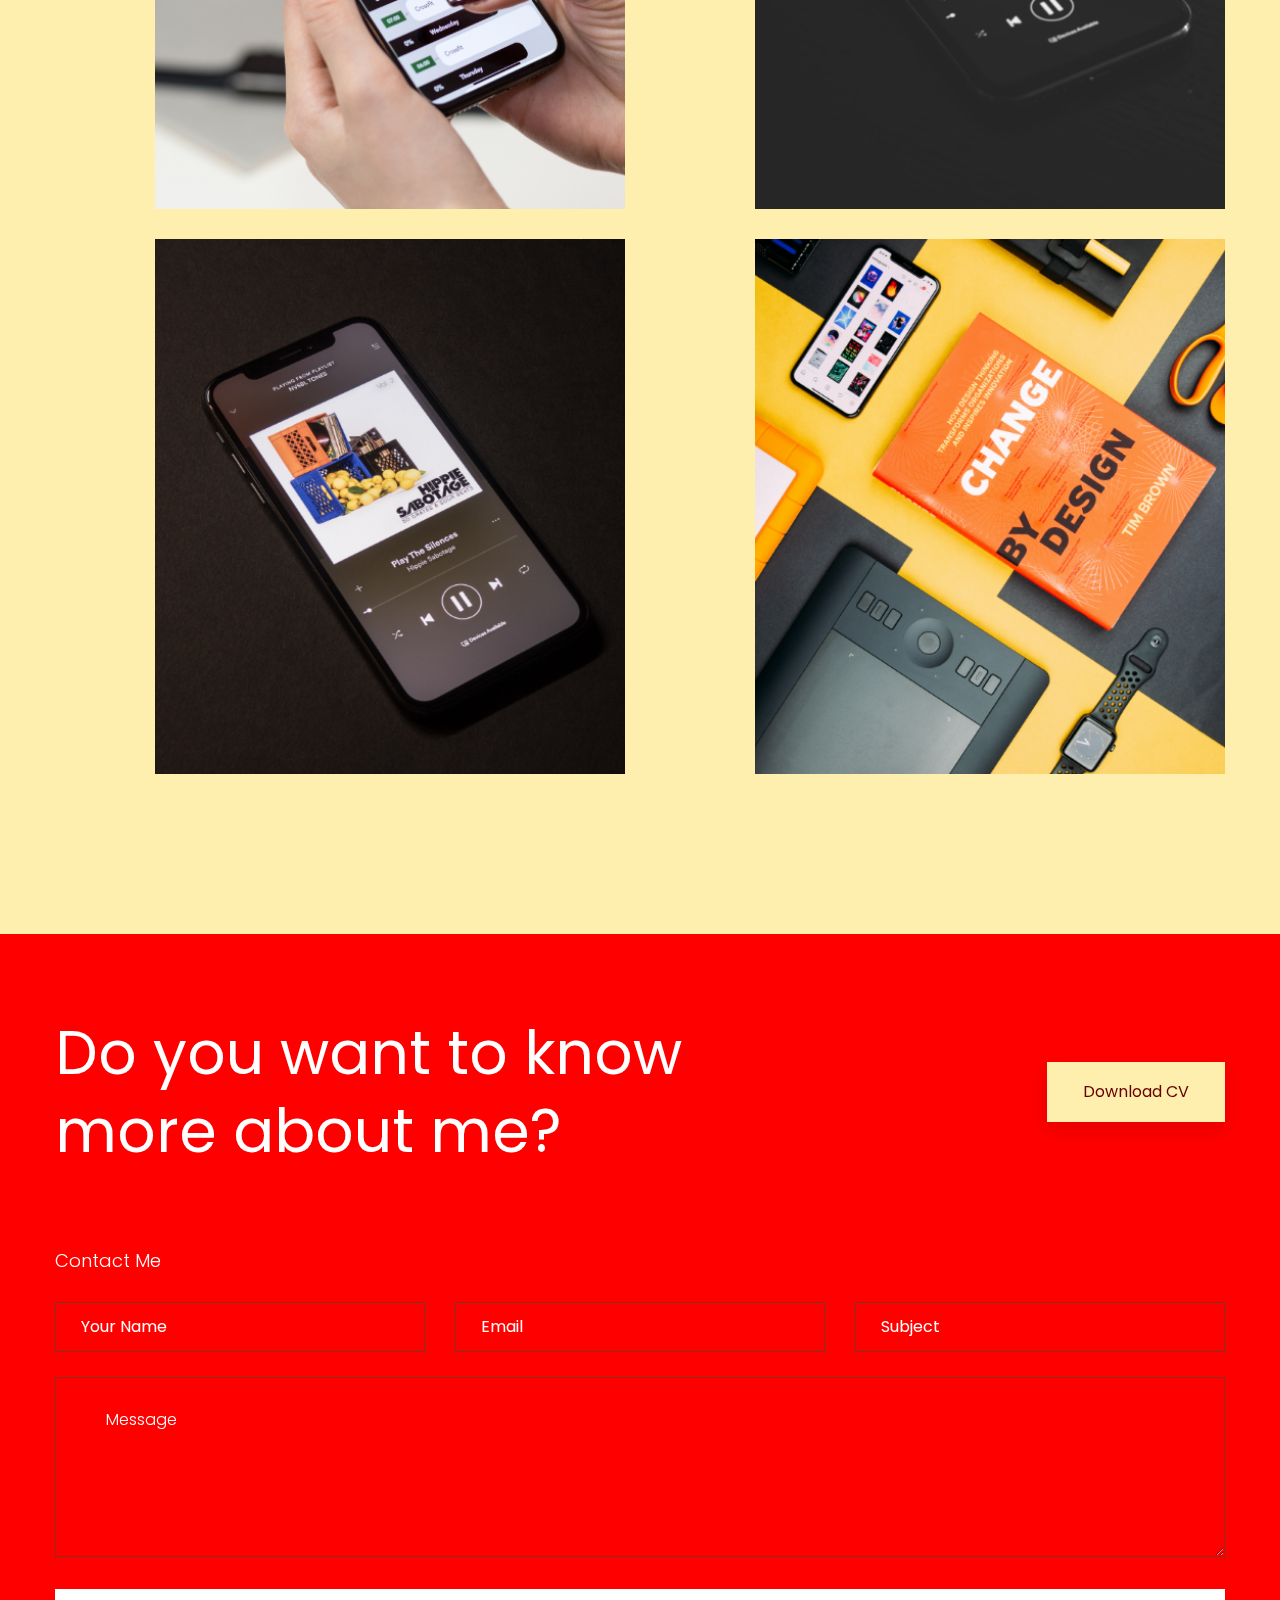
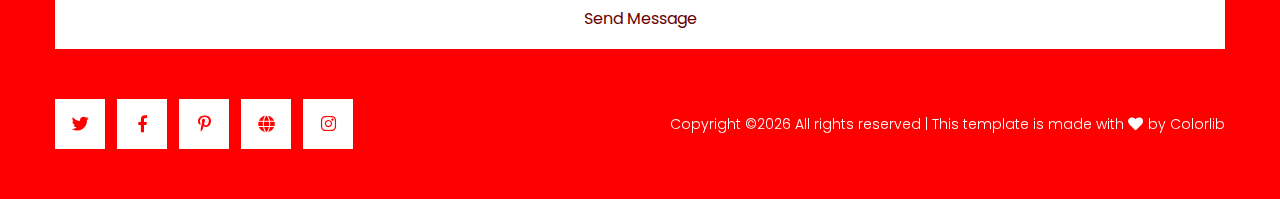
<file: protfolio.html>
<!doctype html>
<html class="no-js" lang="zxx">
<head>
    <meta charset="utf-8">
    <meta http-equiv="x-ua-compatible" content="ie=edge">
    <title> Personal | Teamplate</title>
    <meta name="description" content="">
    <meta name="viewport" content="width=device-width, initial-scale=1">
    <link rel="manifest" href="site.webmanifest">
    <link rel="shortcut icon" type="image/x-icon" href="assets/img/favicon.ico">

	<!-- CSS here -->
	<link rel="stylesheet" href="assets/css/bootstrap.min.css">
	<link rel="stylesheet" href="assets/css/owl.carousel.min.css">
	<link rel="stylesheet" href="assets/css/slicknav.css">
    <link rel="stylesheet" href="assets/css/flaticon.css">
    <link rel="stylesheet" href="assets/css/progressbar_barfiller.css">
    <link rel="stylesheet" href="assets/css/gijgo.css">
    <link rel="stylesheet" href="assets/css/animate.min.css">
    <link rel="stylesheet" href="assets/css/animated-headline.css">
	<link rel="stylesheet" href="assets/css/magnific-popup.css">
	<link rel="stylesheet" href="assets/css/fontawesome-all.min.css">
	<link rel="stylesheet" href="assets/css/themify-icons.css">
	<link rel="stylesheet" href="assets/css/slick.css">
	<link rel="stylesheet" href="assets/css/nice-select.css">
    <link rel="stylesheet" href="assets/css/style.css">
    
</head>
<body>
    <!-- ? Preloader Start -->
    <div id="preloader-active">
        <div class="preloader d-flex align-items-center justify-content-center">
            <div class="preloader-inner position-relative">
                <div class="preloader-circle"></div>
                <div class="preloader-img pere-text">
                    <img src="assets/img/logo/loder.png" alt="">
                </div>
            </div>
        </div>
    </div>
    <!-- Preloader Start -->
    <header>
        <div class="header-area header-transparent">
            <div class="main-header header-sticky">
                <div class="container-fluid">
                    <div class="menu-wrapper d-flex align-items-center justify-content-between">
                        <!-- Logo -->
                        <div class="logo">
                            <a href="index.html"><img src="assets/img/logo/logo.png" alt=""></a>
                        </div>
                        <!-- Main-menu -->
                        <div class="main-menu f-right d-none d-lg-block">
                            <nav>
                                <ul id="navigation">
                                    <li><a href="index.html">Home</a></li>
                                    <li><a href="about.html">About</a></li>
                                    <li class="active"><a href="protfolio.html">Protfolio</a></li>
                                    <li><a href="blog.html">Blog</a>
                                        <ul class="submenu">
                                            <li><a href="blog.html">Blog</a></li>
                                            <li><a href="blog_details.html">Blog Details</a></li>
                                            <li><a href="elements.html">Elements</a></li>
                                        </ul>
                                    </li>
                                    <li><a href="contact.html">Contact</a></li>
                                </ul>
                            </nav>
                        </div>          
                        <!-- Header-btn -->
                        <div class="header-info-right d-none d-lg-block">
                            <a href="#" class="btn header-btn">Let's Talk <i class="ti-arrow-right"></i></a>
                        </div>
                        <!-- Mobile Menu -->
                        <div class="col-12">
                            <div class="mobile_menu d-block d-lg-none"></div>
                        </div>
                    </div>
                </div>
            </div>
        </div>
        <!-- Header End -->
    </header>
    <main>
        <!--? Hero Area Start-->
        <div class="hero-area2 d-flex align-items-center">
            <div class="container">
                <div class="row ">
                    <div class="col-xl-12">
                        <!-- Hero Caption -->
                        <div class="hero-cap pt-100">
                            <h2>My Protfolio</h2>
                        </div>
                    </div>
                </div>
            </div>
        </div>
        <!--Hero Area End-->
        <!--? About 1 Start-->
        <section class="about-area section-padding40 our-services">
            <div class="container">
                <div class="rwo">
                    <div class="col-xl-12">
                        <div class="section-tittle mb-75 text-center">
                            <h2>My Expertise</h2>
                        </div>
                    </div>
                </div>
                <div class="row d-flex justify-contnet-center">
                    <div class="col-lg-4 col-md-4 col-sm-6">
                        <div class="single-services single-services2 mb-30">
                            <div class="services-cap">
                                <h5>Experience<br> Design</h5>
                                <p>Switzerland where I am a full time Product Designer.</p>
                            </div>
                        </div>
                    </div>
                    <div class="col-lg-4 col-md-4 col-sm-6">
                        <div class="single-services single-services2 mb-30">
                            <div class="services-cap">
                                <h5>Interaction<br> Design</h5>
                                <p>Switzerland where I am a full time Product Designer.</p>
                            </div>
                        </div>
                    </div>
                    <div class="col-lg-4 col-md-4 col-sm-6">
                        <div class="single-services single-services2 mb-30">
                            <div class="services-cap">
                                <h5>Front-end<br> Design</h5>
                                <p>Switzerland where I am a full time Product Designer.</p>
                            </div>
                        </div>
                    </div>
                </div>
            </div>
        </section>
        <!-- About  End-->
        <!--? Gallery Area Start -->
        <div class="gallery-area section-padding40">
            <div class="container">
                <div class="row">
                    <div class="col-lg-12">
                        <div class="section-tittle mb-60">
                            <h2>Selected Portfolios</h2>
                        </div>
                    </div>
                </div>
                <div class="row justify-content-between">
                    <div class="offset-xl-1 col-xl-5 col-lg-6 col-md-6 col-sm-6">
                        <div class="box snake mb-30">
                            <div class="gallery-img small-img " style="background-image: url(assets/img/gallery/gallery1.png);"></div>
                            <div class="overlay">
                                <div class="overlay-content">
                                    <a href="assets/img/gallery/gallery1.png" class="img-pop-up"><i class="ti-plus"></i></a>
                                </div>
                            </div>
                        </div>
                    </div>
                    <div class="col-xl-5 ol-lg-6 col-lg-6 col-md-6 col-sm-6">
                        <div class="box snake mb-30">
                            <div class="gallery-img small-img " style="background-image: url(assets/img/gallery/gallery2.png);"></div>
                            <div class="overlay">
                                <div class="overlay-content">
                                    <a href="assets/img/gallery/gallery2.png" class="img-pop-up"><i class="ti-plus"></i></a>
                                </div>
                            </div>
                        </div>
                    </div>
                    <div class="offset-xl-1 col-xl-5 col-lg-6 col-md-6 col-sm-6">
                        <div class="box snake mb-30">
                            <div class="gallery-img small-img " style="background-image: url(assets/img/gallery/gallery3.png);"></div>
                            <div class="overlay">
                                <div class="overlay-content">
                                    <a href="assets/img/gallery/gallery2.png" class="img-pop-up"><i class="ti-plus"></i></a>
                                </div>
                            </div>
                        </div>
                    </div>
                    <div class="col-xl-5 col-lg-6 col-md-6 col-sm-6">
                        <div class="box snake mb-30">
                            <div class="gallery-img small-img " style="background-image: url(assets/img/gallery/gallery4.png);"></div>
                            <div class="overlay">
                                <div class="overlay-content">
                                    <a href="assets/img/gallery/gallery3.png" class="img-pop-up"><i class="ti-plus"></i></a>
                                </div>
                            </div>
                        </div>
                    </div>
                </div>
            </div>
        </div>
        <!-- Gallery Area End -->
    </main>
    <footer>
        <div class="footer-wrappr">
            <div class="footer-top">
                <!-- Want To work -->
                <section class="wantToWork-area ">
                    <div class="container">
                        <div class="wants-wrapper w-padding2">
                            <div class="row align-items-center justify-content-between">
                                <div class="col-xl-7 col-lg-9 col-md-8">
                                    <div class="wantToWork-caption wantToWork-caption2">
                                        <h2>Do you want to know more about me?</h2>
                                    </div>
                                </div>
                                <div class="col-xl-2 col-lg-3 col-md-4">
                                    <a href="#" class="btn white-btn f-right sm-left">Download CV</a>
                                </div>
                            </div>
                        </div>
                    </div>
                </section>
                <!-- Want To work End -->
                <div class="container">
                    <div class="row">
                        <div class="col-lg-12">
                            <!-- contact-form -->
                            <div class="form-wrapper">
                                <div class="row ">
                                    <div class="col-xl-12">
                                        <div class="small-tittle mb-30">
                                            <h4>Contact Me</h4>
                                        </div>
                                    </div>
                                </div>
                                <form id="contact-form" action="#" method="POST">
                                    <div class="row">
                                        <div class="col-lg-4 col-md-6">
                                            <div class="form-box user-icon mb-25">
                                                <input type="text" name="name" placeholder="Your name">
                                            </div>
                                        </div>
                                        <div class="col-lg-4 col-md-6">
                                            <div class="form-box email-icon mb-25">
                                                <input type="text" name="email" placeholder="Email">
                                            </div>
                                        </div>
                                        <div class="col-lg-4 col-md-6">
                                            <div class="form-box email-icon mb-25">
                                                <input type="text" name="email" placeholder="Subject">
                                            </div>
                                        </div>
                                        <div class="col-lg-12">
                                            <div class="form-box message-icon mb-25">
                                                <textarea name="message" id="message" placeholder="Message"></textarea>
                                            </div>
                                            <div class="submit-info">
                                                <button class="submit-btn2" type="submit">Send Message</button>
                                            </div>
                                        </div>
                                    </div>
                                </form> 
                            </div>
                        </div>
                    </div>
                </div>
            </div>
            <!-- footer-bottom area -->
            <div class="footer-bottom-area">
                <div class="container">
                    <div class="footer-border">
                        <div class="row align-items-center">
                            <div class="col-xl-4 col-lg-4">
                                <div class="footer-social">
                                    <a href="#"><i class="fab fa-twitter"></i></a>
                                    <a href="https://bit.ly/sai4ull"><i class="fab fa-facebook-f"></i></a>
                                    <a href="#"><i class="fab fa-pinterest-p"></i></a>
                                    <a href="#"><i class="fas fa-globe"></i></a>
                                    <a href="#"><i class="fab fa-instagram"></i></a>
                                </div>
                            </div>
                            <div class="col-xl-8 col-lg-8">
                                <div class="footer-copy-right f-right">
                                    <p><!-- Link back to Colorlib can't be removed. Template is licensed under CC BY 3.0. -->
  Copyright &copy;<script>document.write(new Date().getFullYear());</script> All rights reserved | This template is made with <i class="fa fa-heart" aria-hidden="true"></i> by <a href="https://colorlib.com" target="_blank">Colorlib</a>
  <!-- Link back to Colorlib can't be removed. Template is licensed under CC BY 3.0. --></p>
                                </div>
                            </div>
                        </div>
                    </div>
                </div>
            </div>
        </div>
    </footer>
    <!-- Scroll Up -->
    <div id="back-top" >
        <a title="Go to Top" href="#"> <i class="fas fa-level-up-alt"></i></a>
    </div>
    <!-- JS here -->

    <script src="./assets/js/vendor/modernizr-3.5.0.min.js"></script>
    <!-- Jquery, Popper, Bootstrap -->
    <script src="./assets/js/vendor/jquery-1.12.4.min.js"></script>
    <script src="./assets/js/popper.min.js"></script>
    <script src="./assets/js/bootstrap.min.js"></script>
    <!-- Jquery Mobile Menu -->
    <script src="./assets/js/jquery.slicknav.min.js"></script>

    <!-- Jquery Slick , Owl-Carousel Plugins -->
    <script src="./assets/js/owl.carousel.min.js"></script>
    <script src="./assets/js/slick.min.js"></script>
    <!-- One Page, Animated-HeadLin -->
    <script src="./assets/js/wow.min.js"></script>
    <script src="./assets/js/animated.headline.js"></script>
    <script src="./assets/js/jquery.magnific-popup.js"></script>

    <!-- Date Picker -->
    <script src="./assets/js/gijgo.min.js"></script>
    <!-- Nice-select, sticky -->
    <script src="./assets/js/jquery.nice-select.min.js"></script>
    <script src="./assets/js/jquery.sticky.js"></script>
    <!-- Progress -->
    <script src="./assets/js/jquery.barfiller.js"></script>
    
    <!-- counter , waypoint,Hover Direction -->
    <script src="./assets/js/jquery.counterup.min.js"></script>
    <script src="./assets/js/waypoints.min.js"></script>
    <script src="./assets/js/jquery.countdown.min.js"></script>
    <script src="./assets/js/hover-direction-snake.min.js"></script>

    <!-- contact js -->
    <script src="./assets/js/contact.js"></script>
    <script src="./assets/js/jquery.form.js"></script>
    <script src="./assets/js/jquery.validate.min.js"></script>
    <script src="./assets/js/mail-script.js"></script>
    <script src="./assets/js/jquery.ajaxchimp.min.js"></script>
    
    <!-- Jquery Plugins, main Jquery -->	
    <script src="./assets/js/plugins.js"></script>
    <script src="./assets/js/main.js"></script>


    
    </body>
</html>
</file>
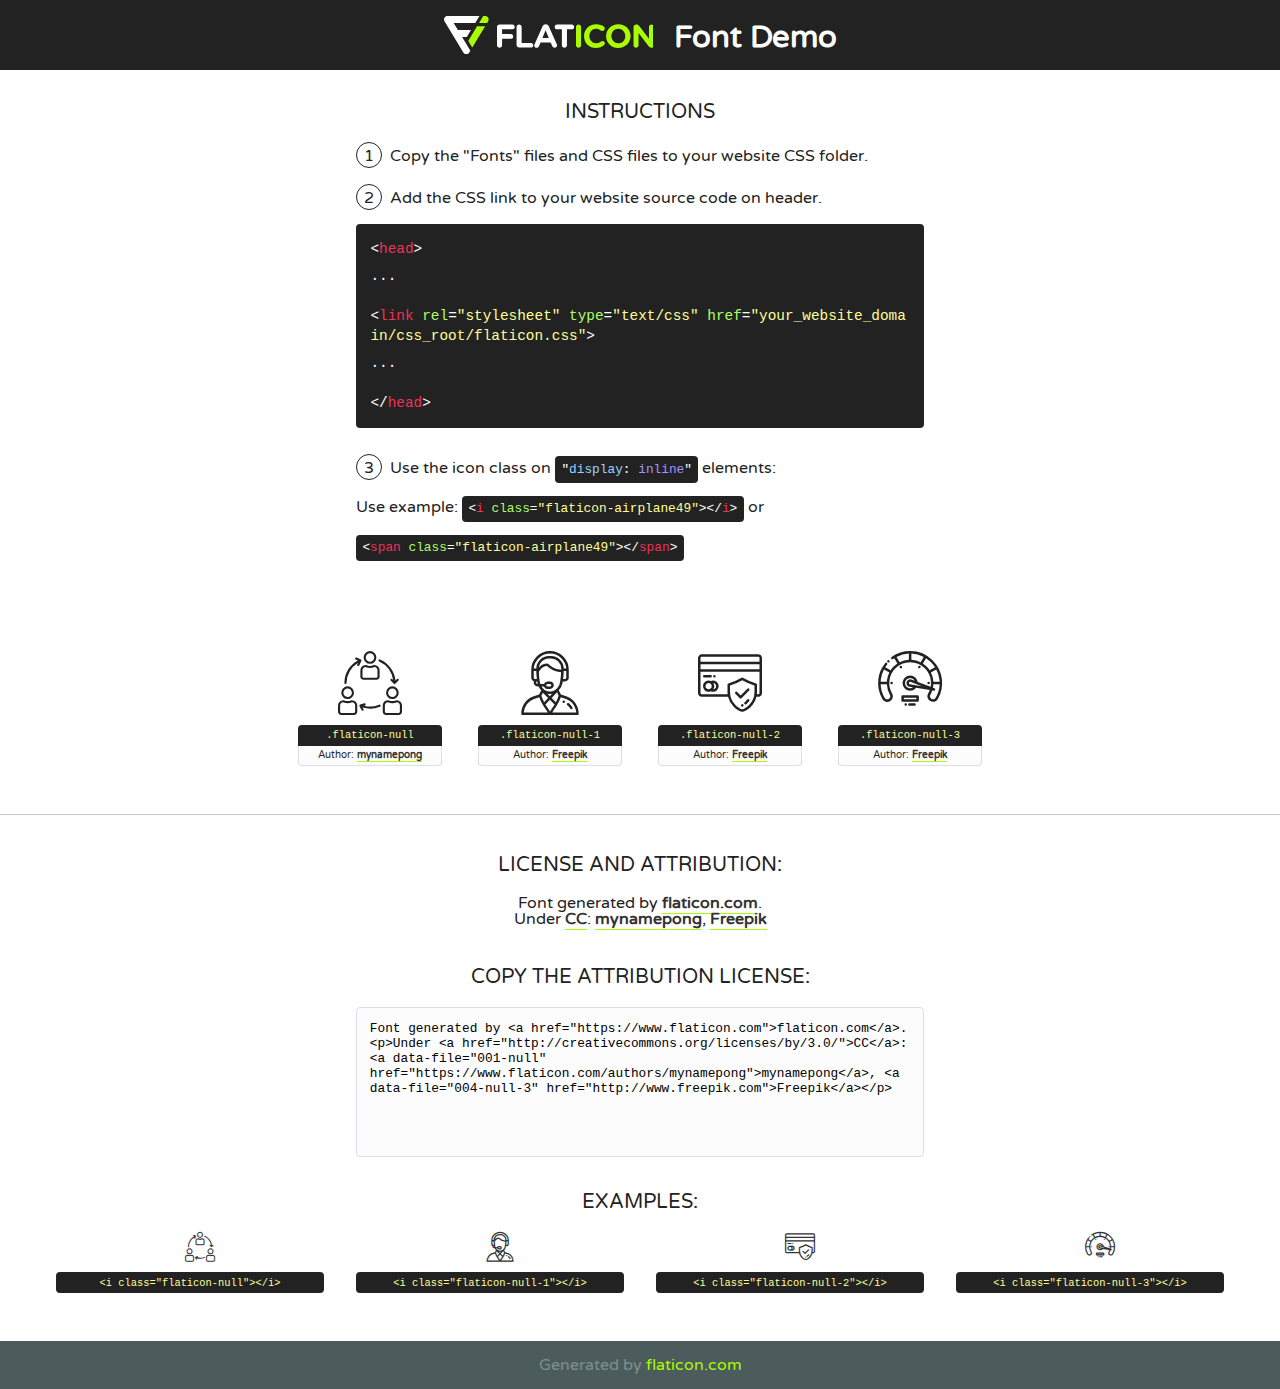
<file: assets/fonts/flaticon.html>
<!DOCTYPE html>
<!--
  Flaticon icon font: Flaticon
  Creation date: 03/06/2020 12:20
-->
<html>
<!DOCTYPE html>
<html>

<head>
    <title>Flaticon WebFont</title>
    <link href="http://fonts.googleapis.com/css?family=Varela+Round" rel="stylesheet" type="text/css" />
    <link rel="stylesheet" type="text/css" href="flaticon.css">
    <meta charset="UTF-8">
    <style>
    html, body, div, span, applet, object, iframe,
    h1, h2, h3, h4, h5, h6, p, blockquote, pre,
    a, abbr, acronym, address, big, cite, code,
    del, dfn, em, img, ins, kbd, q, s, samp,
    small, strike, strong, sub, sup, tt, var,
    b, u, i, center,
    dl, dt, dd, ol, ul, li,
    fieldset, form, label, legend,
    table, caption, tbody, tfoot, thead, tr, th, td,
    article, aside, canvas, details, embed, 
    figure, figcaption, footer, header, hgroup, 
    menu, nav, output, ruby, section, summary,
    time, mark, audio, video {
        margin: 0;
        padding: 0;
        border: 0;
        font-size: 100%;
        font: inherit;
        vertical-align: baseline;
    }
    /* HTML5 display-role reset for older browsers */
    article, aside, details, figcaption, figure, 
    footer, header, hgroup, menu, nav, section {
        display: block;
    }
    body {
        line-height: 1;
    }
    ol, ul {
        list-style: none;
    }
    blockquote, q {
        quotes: none;
    }
    blockquote:before, blockquote:after,
    q:before, q:after {
        content: '';
        content: none;
    }
    table {
        border-collapse: collapse;
        border-spacing: 0;
    }
    body {
        font-family: 'Varela Round', Helvetica, Arial, sans-serif;
        font-size: 16px;
        color: #222;
    }
    a {
        color: #333;
        border-bottom: 1px solid #a9fd00;
        font-weight: bold;
        text-decoration: none;
    }
    * {
        -moz-box-sizing: border-box;
        -webkit-box-sizing: border-box;
        box-sizing: border-box;
        margin: 0;
        padding: 0;
    }
    [class^="flaticon-"]:before, [class*=" flaticon-"]:before, [class^="flaticon-"]:after, [class*=" flaticon-"]:after {
        font-family: Flaticon;
        font-size: 30px;
        font-style: normal;
        margin-left: 20px;
        color: #333;
    }
    .wrapper {
        max-width: 600px;
        margin: auto;
        padding: 0 1em;
    }
    .title {
        font-size: 1.25em;
        text-align: center;
        margin-bottom: 1em;
        text-transform: uppercase;
    }
    header {
        text-align: center;
        background-color: #222;
        color: #fff;
        padding: 1em;
    }
    header .logo {
        width: 210px;
        height: 38px;
        display: inline-block;
        vertical-align: middle;
        margin-right: 1em;
        border: none;
    }
    header strong {
        font-size: 1.95em;
        font-weight: bold;
        vertical-align: middle;
        margin-top: 5px;
        display: inline-block;
    }
    .demo {
        margin: 2em auto;
        line-height: 1.25em;
    }
    .demo ul li {
        margin-bottom: 1em;
    }
    .demo ul li .num {
        color: #222;
        border-radius: 20px;
        display: inline-block;
        width: 26px;
        padding: 3px;
        height: 26px;
        text-align: center;
        margin-right: 0.5em;
        border: 1px solid #222;
    }
    .demo ul li code {
        background-color: #222;
        border-radius: 4px;
        padding: 0.25em 0.5em;
        display: inline-block;
        color: #fff;
        font-family: Consolas,Monaco,Lucida Console,Liberation Mono,DejaVu Sans Mono,Bitstream Vera Sans Mono,Courier New, monospace;
        font-weight: lighter;
        margin-top: 1em;
        font-size: 0.8em;
        word-break: break-all;
    }
    .demo ul li code.big {
        padding: 1em;
        font-size: 0.9em;
    }
    .demo ul li code .red {
        color: #EF3159;
    }
    .demo ul li code .green {
        color: #ACFF65;
    }
    .demo ul li code .yellow {
        color: #FFFF99;
    }
    .demo ul li code .blue {
        color: #99D3FF;
    }
    .demo ul li code .purple {
        color: #A295FF;
    }
    .demo ul li code .dots {
        margin-top: 0.5em;
        display: block;
    }
    #glyphs {
        border-bottom: 1px solid #ccc;
        padding: 2em 0;
        text-align: center;
    }
    .glyph {
        display: inline-block;
        width: 9em;
        margin: 1em;
        text-align: center;
        vertical-align: top;
        background: #FFF;
    }
    .glyph .glyph-icon {
        padding: 10px;
        display: block;
        font-family:"Flaticon";
        font-size: 64px;
        line-height: 1;
    }
    .glyph .glyph-icon:before {
        font-size: 64px;
        color: #222;
        margin-left: 0;
    }
    .class-name {
        font-size: 0.65em;
        background-color: #222;
        color: #fff;
        border-radius: 4px 4px 0 0;
        padding: 0.5em;
        color: #FFFF99;
        font-family: Consolas,Monaco,Lucida Console,Liberation Mono,DejaVu Sans Mono,Bitstream Vera Sans Mono,Courier New, monospace;
    }
    .author-name {
        font-size: 0.6em;
        background-color: #fcfcfd;
        border: 1px solid #DEDEE4;
        border-top: 0;
        border-radius: 0 0 4px 4px;
        padding: 0.5em;
    }
    .class-name:last-child {
        font-size: 10px;
        color:#888;
    }
    .class-name:last-child a {
        font-size: 10px;
        color:#555;
    }
    .class-name:last-child a:hover {
        color:#a9fd00;
    }
    .glyph > input {
        display: block;
        width: 100px;
        margin: 5px auto;
        text-align: center;
        font-size: 12px;
        cursor: text;
    }
    .glyph > input.icon-input {
        font-family:"Flaticon";
        font-size: 16px;
        margin-bottom: 10px;
    }
    .attribution .title {
        margin-top: 2em;
    }
    .attribution textarea {
        background-color: #fcfcfd;
        padding: 1em;
        border: none;
        box-shadow: none;
        border: 1px solid #DEDEE4;
        border-radius: 4px;
        resize: none;
        width: 100%;
        height: 150px;
        font-size: 0.8em;
        font-family: Consolas,Monaco,Lucida Console,Liberation Mono,DejaVu Sans Mono,Bitstream Vera Sans Mono,Courier New, monospace;
        -webkit-appearance: none;
    }
    .iconsuse {
        margin: 2em auto;
        text-align: center;
        max-width: 1200px;
    }
    .iconsuse:after {
        content: '';
        display: table;
        clear: both;
    }
    .iconsuse .image {
        float: left;
        width: 25%;
        padding: 0 1em;
    }
    .iconsuse .image p {
        margin-bottom: 1em;
    }
    .iconsuse .image span {
        display: block;
        font-size: 0.65em;
        background-color: #222;
        color: #fff;
        border-radius: 4px;
        padding: 0.5em;
        color: #FFFF99;
        margin-top: 1em;
        font-family: Consolas,Monaco,Lucida Console,Liberation Mono,DejaVu Sans Mono,Bitstream Vera Sans Mono,Courier New, monospace;
    }
    #footer {
        text-align: center;
        background-color: #4C5B5C;
        color: #7c9192;
        padding: 1em;
    }
    #footer a {
        border: none;
        color: #a9fd00;
        font-weight: normal;
    }
    @media (max-width: 960px) {
        .iconsuse .image {
            width: 50%;
        }
    }
    @media (max-width: 560px) {
        .iconsuse .image {
            width: 100%;
        }
    }
    </style>
</head>

<body class="characters-off">

    <header>
        <a href="https://www.flaticon.com" target="_blank" class="logo">
            <svg version="1.1" xmlns="http://www.w3.org/2000/svg" xmlns:xlink="http://www.w3.org/1999/xlink" xmlns:a="http://ns.adobe.com/AdobeSVGViewerExtensions/3.0/" viewBox="0 0 560.875 102.036" enable-background="new 0 0 560.875 102.036" xml:space="preserve">
                <defs>
                </defs>
                <g>
                    <g class="letters">
                        <path fill="#ffffff" d="M141.596,29.675c0-3.777,2.985-6.767,6.764-6.767h34.438c3.426,0,6.15,2.728,6.15,6.15
                        c0,3.43-2.724,6.149-6.15,6.149h-27.674v13.091h23.719c3.429,0,6.151,2.724,6.151,6.15c0,3.43-2.723,6.149-6.151,6.149h-23.719
                        v17.574c0,3.773-2.986,6.761-6.764,6.761c-3.779,0-6.764-2.989-6.764-6.761V29.675z"></path>
                        <path fill="#ffffff" d="M193.844,29.149c0-3.781,2.985-6.767,6.764-6.767c3.776,0,6.763,2.985,6.763,6.767v42.957h25.039
                        c3.426,0,6.149,2.726,6.149,6.153c0,3.425-2.723,6.15-6.149,6.15h-31.802c-3.779,0-6.764-2.986-6.764-6.768V29.149z"></path>
                        <path fill="#ffffff" d="M241.891,75.71l21.438-48.407c1.492-3.341,4.215-5.357,7.906-5.357h0.792
                        c3.686,0,6.323,2.017,7.815,5.357l21.439,48.407c0.436,0.967,0.701,1.845,0.701,2.723c0,3.602-2.809,6.501-6.414,6.501
                        c-3.161,0-5.269-1.845-6.499-4.655l-4.132-9.661h-27.059l-4.301,10.102c-1.144,2.631-3.426,4.214-6.237,4.214
                        c-3.517,0-6.24-2.81-6.24-6.325C241.1,77.64,241.451,76.677,241.891,75.71z M279.932,58.666l-8.521-20.297l-8.526,20.297H279.932
                        z"></path>
                        <path fill="#ffffff" d="M314.864,35.387H301.86c-3.429,0-6.239-2.813-6.239-6.238c0-3.429,2.811-6.24,6.239-6.24h39.533
                        c3.426,0,6.237,2.811,6.237,6.24c0,3.425-2.811,6.238-6.237,6.238h-13.001v42.785c0,3.773-2.99,6.761-6.764,6.761
                        c-3.779,0-6.764-2.989-6.764-6.761V35.387z"></path>
                        <path fill="#A9FD00" d="M352.615,29.149c0-3.781,2.985-6.767,6.767-6.767c3.774,0,6.761,2.985,6.761,6.767v49.024
                        c0,3.773-2.987,6.761-6.761,6.761c-3.781,0-6.767-2.989-6.767-6.761V29.149z"></path>
                        <path fill="#A9FD00" d="M374.132,53.836v-0.179c0-17.481,13.178-31.801,32.065-31.801c9.22,0,15.459,2.458,20.557,6.238
                        c1.402,1.054,2.637,2.985,2.637,5.357c0,3.692-2.985,6.59-6.681,6.59c-1.845,0-3.071-0.702-4.044-1.319
                        c-3.776-2.813-7.729-4.393-12.562-4.393c-10.364,0-17.831,8.611-17.831,19.154v0.173c0,10.542,7.291,19.329,17.831,19.329
                        c5.715,0,9.492-1.756,13.359-4.834c1.049-0.874,2.458-1.491,4.039-1.491c3.429,0,6.325,2.813,6.325,6.236
                        c0,2.106-1.056,3.78-2.282,4.834c-5.539,4.834-12.036,7.733-21.878,7.733C387.572,85.464,374.132,71.493,374.132,53.836z"></path>
                        <path fill="#A9FD00" d="M433.009,53.836v-0.179c0-17.481,13.79-31.801,32.766-31.801c18.981,0,32.592,14.143,32.592,31.628v0.173
                        c0,17.483-13.785,31.807-32.769,31.807C446.625,85.464,433.009,71.32,433.009,53.836z M484.224,53.836v-0.179
                        c0-10.539-7.725-19.326-18.626-19.326c-10.893,0-18.449,8.611-18.449,19.154v0.173c0,10.542,7.73,19.329,18.626,19.329
                        C476.676,72.986,484.224,64.378,484.224,53.836z"></path>
                        <path fill="#A9FD00" d="M506.233,29.321c0-3.774,2.99-6.763,6.767-6.763h1.401c3.252,0,5.183,1.583,7.029,3.953l26.093,34.265
                        V29.059c0-3.692,2.99-6.677,6.681-6.677c3.683,0,6.671,2.985,6.671,6.677v48.934c0,3.78-2.987,6.765-6.764,6.765h-0.436
                        c-3.257,0-5.188-1.581-7.034-3.953l-27.056-35.492v32.944c0,3.687-2.985,6.676-6.678,6.676c-3.683,0-6.673-2.989-6.673-6.676
                        V29.321z"></path>
                    </g>
                    <g class="insignia">
                        <path fill="#ffffff" d="M48.372,56.137h12.517l11.156-18.537H37.186L25.688,18.539h57.825L94.668,0H9.271
                        C5.925,0,2.842,1.801,1.198,4.716c-1.644,2.907-1.593,6.482,0.134,9.343l50.38,83.501c1.678,2.781,4.689,4.476,7.938,4.476
                        c3.246,0,6.257-1.695,7.935-4.476l2.898-4.804L48.372,56.137z"></path>
                        <g class="i">
                            <path fill="#A9FD00" d="M93.575,18.539h0.031v0.004l21.652,0.004l2.705-4.488c1.727-2.861,1.778-6.436,0.133-9.343
                            C116.454,1.801,113.371,0,110.026,0h-5.294L93.575,18.539z"></path>
                            <polygon fill="#A9FD00" points="88.291,27.356 64.725,66.486 75.519,84.404 109.942,27.356"></polygon>
                        </g>
                    </g>
                </g>
            </svg>
        </a>
        <strong>Font Demo</strong>
    </header>


    <section class="demo wrapper">

        <p class="title">Instructions</p>

        <ul>
            <li>
                <span class="num">1</span>Copy the "Fonts" files and CSS files to your website CSS folder.
            </li>
            <li>
                <span class="num">2</span>Add the CSS link to your website source code on header.
                <code class="big">
                    &lt;<span class="red">head</span>&gt;
                    <br/><span class="dots">...</span>
                    <br/>&lt;<span class="red">link</span> <span class="green">rel</span>=<span class="yellow">"stylesheet"</span> <span class="green">type</span>=<span class="yellow">"text/css"</span> <span class="green">href</span>=<span class="yellow">"your_website_domain/css_root/flaticon.css"</span>&gt;
                    <br/><span class="dots">...</span>
                    <br/>&lt;/<span class="red">head</span>&gt;
                </code>
            </li>

            <li>
                <p>
                    <span class="num">3</span>Use the icon class on <code>"<span class="blue">display</span>:<span class="purple"> inline</span>"</code> elements:
                    <br />
                    Use example: <code>&lt;<span class="red">i</span> <span class="green">class</span>=<span class="yellow">&quot;flaticon-airplane49&quot;</span>&gt;&lt;/<span class="red">i</span>&gt;</code> or <code>&lt;<span class="red">span</span> <span class="green">class</span>=<span class="yellow">&quot;flaticon-airplane49&quot;</span>&gt;&lt;/<span class="red">span</span>&gt;</code>
            </li>
        </ul>

    </section>




   <section id="glyphs">          
    
      
        <div class="glyph"><div class="glyph-icon flaticon-null"></div>
            <div class="class-name">.flaticon-null</div>
            <div class="author-name">Author: <a data-file="001-null" href="https://www.flaticon.com/authors/mynamepong">mynamepong</a> </div> 
        </div>        
        
        <div class="glyph"><div class="glyph-icon flaticon-null-1"></div>
            <div class="class-name">.flaticon-null-1</div>
            <div class="author-name">Author: <a data-file="002-null-1" href="http://www.freepik.com">Freepik</a> </div> 
        </div>        
        
        <div class="glyph"><div class="glyph-icon flaticon-null-2"></div>
            <div class="class-name">.flaticon-null-2</div>
            <div class="author-name">Author: <a data-file="003-null-2" href="http://www.freepik.com">Freepik</a> </div> 
        </div>        
        
        <div class="glyph"><div class="glyph-icon flaticon-null-3"></div>
            <div class="class-name">.flaticon-null-3</div>
            <div class="author-name">Author: <a data-file="004-null-3" href="http://www.freepik.com">Freepik</a> </div> 
        </div>        
        

    </section>



    <section class="attribution wrapper"   style="text-align:center;">

      <div class="title">License and attribution:</div><div class="attrDiv">Font generated by <a href="https://www.flaticon.com">flaticon.com</a>. <div><p>Under <a href="http://creativecommons.org/licenses/by/3.0/">CC</a>: <a data-file="001-null" href="https://www.flaticon.com/authors/mynamepong">mynamepong</a>, <a data-file="004-null-3" href="http://www.freepik.com">Freepik</a></p>  </div>
      </div>
      <div class="title">Copy the Attribution License:</div>

    <textarea onclick="this.focus();this.select();">Font generated by &lt;a href=&quot;https://www.flaticon.com&quot;&gt;flaticon.com&lt;/a&gt;. <p>Under <a href="http://creativecommons.org/licenses/by/3.0/">CC</a>: <a data-file="001-null" href="https://www.flaticon.com/authors/mynamepong">mynamepong</a>, <a data-file="004-null-3" href="http://www.freepik.com">Freepik</a></p>  
     </textarea>

    </section>

    <section class="iconsuse">

          <div class="title">Examples:</div>            
             
            <div class="image">
                <p>
                    <i class="glyph-icon flaticon-null"></i> 
                    <span>&lt;i class=&quot;flaticon-null&quot;&gt;&lt;/i&gt;</span>
                </p>
            </div>
            
            <div class="image">
                <p>
                    <i class="glyph-icon flaticon-null-1"></i> 
                    <span>&lt;i class=&quot;flaticon-null-1&quot;&gt;&lt;/i&gt;</span>
                </p>
            </div>
            
            <div class="image">
                <p>
                    <i class="glyph-icon flaticon-null-2"></i> 
                    <span>&lt;i class=&quot;flaticon-null-2&quot;&gt;&lt;/i&gt;</span>
                </p>
            </div>
            
            <div class="image">
                <p>
                    <i class="glyph-icon flaticon-null-3"></i> 
                    <span>&lt;i class=&quot;flaticon-null-3&quot;&gt;&lt;/i&gt;</span>
                </p>
            </div>
                       
        </div>
                            
    </section>

<div id="footer">
    <div>Generated by <a href="https://www.flaticon.com">flaticon.com</a>
    </div>
</div>



</body>
</html>
</file>
<file: assets/css/flaticon.css>
/*
  	Flaticon icon font: Flaticon
  	Creation date: 03/06/2020 12:20
  	*/

@font-face {
  font-family: "Flaticon";
  src: url("../fonts/Flaticon.eot");
  src: url("../fonts/Flaticon.eot?#iefix") format("embedded-opentype"),
       url("../fonts/Flaticon.woff2") format("woff2"),
       url("../fonts/Flaticon.woff") format("woff"),
       url("../fonts/Flaticon.ttf") format("truetype"),
       url("../fonts/Flaticon.svg#Flaticon") format("svg");
  font-weight: normal;
  font-style: normal;
}

@media screen and (-webkit-min-device-pixel-ratio:0) {
  @font-face {
    font-family: "Flaticon";
    src: url("../fonts/Flaticon.svg#Flaticon") format("svg");
  }
}

[class^="flaticon-"]:before, [class*=" flaticon-"]:before,
[class^="flaticon-"]:after, [class*=" flaticon-"]:after {   
  font-family: Flaticon;
font-style: normal;
}

.flaticon-null:before { content: "\f100"; }
.flaticon-null-1:before { content: "\f101"; }
.flaticon-null-2:before { content: "\f102"; }
.flaticon-null-3:before { content: "\f103"; }
</file>
<file: assets/css/progressbar_barfiller.css>
/* Custom Code skills */
.single-skill{
  display: flex;
}

.single-skill span {
	color: #79838b;
	font-size: 13px;
	font-weight: 300;
	letter-spacing: 0;
	margin-bottom: 14px;
	display: block;
}
.single-skill .bar-progress {
	width: 100%;
}
.single-skill .bar-title {
  width: 20%;
  margin-bottom: 19px;
}

.skills-content {
  padding-top: 200px;
  padding-left: 70px;
}

.skills-shape-bg {
  height: 651px;
  width: 868px;
  position: absolute;
  content: "";
  border: 2px solid #4d4d4d;
  left: 40%;
  top: 255px;
}

.skills-shape-bg::before {
  position: absolute;
  content: "";
  height: 465px;
  width: 300px;
  border: 2px solid #4d4d4d;
  left: -35%;
  top: 50%;
  transform: translateY(-50%);
  border-right: 0;
}



/* Default */
.barfiller {
	width: 100%;
	height: 10px;
	background: #f6f9fc;
  position: relative;
  border-radius: 5px;
}

.barfiller .fill {
  display: block;
  position: relative;
  width: 0px;
  height: 100%;
  background: #333;
  z-index: 1;
  border-radius: 5px;
}

.barfiller .tipWrap { display: none; }

.barfiller .tip {
  margin-top: -28px;
  padding: 2px 4px;
  font-size: 16px;
  color: #09cc7f;
  left: 0px;
  position: absolute;
  z-index: 2;
  background: transparent;
  font-weight: 800;
}

.barfiller .tip:after {
  border: solid;
  border-color: rgba(0,0,0,.8) transparent;
  border-width: 6px 6px 0 6px;
  content: "";
  display: block;
  position: absolute;
  left: 9px;
  top: 100%;
  z-index: 9;
  display: none;
  
}
</file>
<file: assets/css/gijgo.css>
.gj-button {
    background-color: #f5f5f5;
    border: 1px solid #ddd;
    color: #000;
    border-radius: 3px;
    padding: 6px 10px;
    cursor: pointer;
}

.gj-unselectable {
    -webkit-touch-callout: none;
    -webkit-user-select: none;
    -khtml-user-select: none;
    -moz-user-select: none;
    -ms-user-select: none;
    user-select: none;
}

.gj-row {
    display: -webkit-box;
    display: -ms-flexbox;
    display: flex;
    -ms-flex-wrap: wrap;
    flex-wrap: wrap;
}

.gj-margin-left-5 {
    margin-left: 5px;
}

.gj-margin-left-10 {
    margin-left: 10px;
}

.gj-width-full {
    width: 100%;
}

.gj-cursor-pointer {
    cursor: pointer;
}

.gj-text-align-center {
    text-align: center;
}

.gj-font-size-16 {
    font-size: 16px;
}

.gj-hidden {
    display: none;
}

/** Material Design */
.gj-button-md {
    background: 0 0;
    border: none;
    border-radius: 2px;
    color: rgba(0, 0, 0, 0.87);
    position: relative;
    height: 36px;
    margin: 0;
    min-width: 64px;
    padding: 0 16px;
    display: inline-block;
    font-family: "Roboto","Helvetica","Arial",sans-serif;
    font-size: 1rem;
    font-weight: 500;
    text-transform: uppercase;
    letter-spacing: 0;
    overflow: hidden;
    will-change: box-shadow;
    transition: box-shadow .2s cubic-bezier(.4,0,1,1),background-color .2s cubic-bezier(.4,0,.2,1),color .2s cubic-bezier(.4,0,.2,1);
    outline: none;
    cursor: pointer;
    text-decoration: none;
    text-align: center;
    line-height: 36px;
    vertical-align: middle;
    overflow: hidden;
    -webkit-user-select: none;
    -moz-user-select: none;
    -ms-user-select: none;
    user-select: none;
}

.gj-button-md:hover {
    background-color: rgba(158,158,158,.2);
}

.gj-button-md:disabled {
    color: rgba(0,0,0,.26);
    background: 0 0;
}

.gj-button-md .material-icons,
.gj-button-md .gj-icon {
    vertical-align: middle;
    /*font-size: 1.3rem;
    margin-right: 4px;*/
}

.gj-button-md.gj-button-md-icon {
    width: 24px;
    height: 31px;
    min-width: 24px;
    padding: 0px;
    display: table;
}

.gj-button-md.gj-button-md-icon .material-icons,
.gj-button-md.gj-button-md-icon .gj-icon {
    display: table-cell;
    margin-right: 0px;
    width: 24px;
    height: 24px;
}

.gj-button-md.active {
    background-color: rgba(158,158,158,.4);
}

.gj-button-md-group {
    position: relative;
    display: inline-block;
    vertical-align: middle;
}
.gj-textbox-md {
	/* border: none; */
	/* border-bottom: 1px solid rgba(0,0,0,.42); */
	display: block;
	font-family: "Helvetica","Arial",sans-serif;
	font-size: 16px;
	line-height: 16px;
	/* padding: 4px 0px; */
	margin: 0;
	/* width: 100%; */
	background: 0 0;
	/* text-align: ; */
	color: rgba(0,0,0,.87);
	padding-left: 44px;
	border: 1px solid #dca73a;
	/* padding: 15px 15px; */
	/* text-align: center; */
	width: 177px;
	height: 55px;
	border-radius: 5px;
}
.gj-textbox-md:focus,
.gj-textbox-md:active {
    /* border-bottom: 2px solid rgba(0,0,0,.42); */
    outline: none;
}

.gj-textbox-md::placeholder {
    color: #8e8e8e;
}

.gj-textbox-md:-ms-input-placeholder {
    color: #8e8e8e;
}

.gj-textbox-md::-ms-input-placeholder {
    color: #8e8e8e;
}

.gj-md-spacer-24 {
    min-width: 24px;
    width: 24px;
    display: inline-block;
}

.gj-md-spacer-32 {
    min-width: 32px;
    width: 32px;
    display: inline-block;
}

.gj-modal {
    position: fixed;
    top: 0;
    right: 0;
    bottom: 0;
    left: 0;
    z-index: 1203;
    display: none;
    overflow: hidden;
    -webkit-overflow-scrolling: touch;
    outline: 0;
    background-color: rgba(0, 0, 0, 0.54118);
    transition: 200ms ease opacity;
    will-change: opacity;
}

/* List */
ul.gj-list li [data-role="wrapper"] {
    display: table;
    width: 100%;
}

ul.gj-list li [data-role="checkbox"] {
    display: table-cell;
    vertical-align:middle;
    text-align:center;
}

ul.gj-list li [data-role="image"] {
    display: table-cell;
    vertical-align:middle;
    text-align:center;
}

ul.gj-list li [data-role="display"] {
    display: table-cell;
    vertical-align:middle;
    cursor: pointer;
}

ul.gj-list li [data-role="display"]:empty:before {
  content: "\200b"; /* unicode zero width space character */
}

/* List - Bootstrap */
ul.gj-list-bootstrap {
    padding-left: 0px;
    margin-bottom: 0px;
}

ul.gj-list-bootstrap li {
    padding: 0px;
}

ul.gj-list-bootstrap li [data-role="wrapper"] {
    padding: 0px 10px;
}

ul.gj-list-bootstrap li [data-role="checkbox"] {
    width: 24px;
    padding: 3px;
}

ul.gj-list-bootstrap li [data-role="image"] {
    width: 24px;
    height: 24px;
}

ul.gj-list-bootstrap li [data-role="display"] {
    padding: 8px 0px 8px 4px;
}

.list-group-item.active ul li, .list-group-item.active:focus ul li, .list-group-item.active:hover ul li {
    text-shadow: none;
    color:initial;
}

/* List - Material Design */
ul.gj-list-md {
    padding: 0px;
    list-style: none;
    list-style-type: none;
    line-height: 24px;
    letter-spacing: 0;
    color: #616161; /* Gray 700 */
}

ul.gj-list-md li {
    display: list-item;
    list-style-type: none;
    padding: 0px;
    min-height: unset;
    box-sizing: border-box;
    align-items: center;
    cursor: default;
    overflow: hidden;

    font-family: "Roboto","Helvetica","Arial",sans-serif;
    font-size: 16px;
    font-weight: 400;
    letter-spacing: .04em;
    line-height: 1;
    
    -webkit-flex-direction: row;
    -ms-flex-direction: row;
    flex-direction: row;
    -webkit-flex-wrap: nowrap;
    -ms-flex-wrap: nowrap;
    flex-wrap: nowrap;
}

ul.gj-list-md li [data-role="checkbox"] {
    height: 24px;
    width: 24px;
}

ul.gj-list-md li [data-role="image"] {
    height: 24px;
    width: 24px;
}

ul.gj-list-md li [data-role="display"] {
    padding: 8px 0px 8px 5px;
    order: 0;
    flex-grow: 2;
    text-decoration: none;
    box-sizing: border-box;
    align-items: center;
    text-align: left;
    color: rgba(0,0,0,.87);
}

ul.gj-list-md li.disabled>[data-role="wrapper"]>[data-role="display"] {
    color: #9E9E9E; /* Gray 500 */
}

.gj-list-md-active {
    background: #e0e0e0;
    color: #3f51b5;
}


/* Picker */
.gj-picker {
    position: absolute;
    z-index: 1203;
    background-color: #fff;
}

.gj-picker .selected {
    color: #fff;
}

/* Material Design */
.gj-picker-md {
    font-family: "Roboto","Helvetica","Arial",sans-serif;
    font-size: 16px;
    font-weight: 400;
    letter-spacing: .04em;
    line-height: 1;
    color: rgba(0,0,0,.87);
    border: 1px solid #E0E0E0;
}

.gj-modal .gj-picker-md {
    border: 0px;
}

.gj-picker-md [role="header"] {
    color: rgba(255, 255, 255, 0.54);
    display: flex;
    background: #2196f3;
    align-items: baseline;
    user-select: none;
    justify-content: center;
}

.gj-picker-md [role="footer"] {
    float: right;
    padding: 10px;
}

.gj-picker-md [role="footer"] button.gj-button-md {
    color: #2196f3;
    font-weight: bold;
    font-size: 13px;
}

/* Bootstrap */
.gj-picker-bootstrap {
    border-radius: 4px;
    border: 1px solid #E0E0E0;
}

.gj-picker-bootstrap .selected {
    color: #888;
}

.gj-picker-bootstrap [role="header"] {
    background: #eee;
    color: #AAA;
}
@font-face {
    font-family: 'gijgo-material';
    src: url('../fonts/gijgo-material.eot?235541');
    src: url('../fonts/gijgo-material.eot?235541#iefix') format('embedded-opentype'), url('../fonts/gijgo-material.ttf?235541') format('truetype'), url('../fonts/gijgo-material.woff?235541') format('woff'), url('../fonts/gijgo-material.svg?235541#gijgo-material') format('svg');
    font-weight: normal;
    font-style: normal;
}

.gj-icon {
    /* use !important to prevent issues with browser extensions that change fonts */
    font-family: 'gijgo-material' !important;
    font-size: 24px;
    speak: none;
    font-style: normal;
    font-weight: normal;
    font-variant: normal;
    text-transform: none;
    line-height: 1;
    /* Enable Ligatures ================ */
    letter-spacing: 0;
    -webkit-font-feature-settings: "liga";
    -moz-font-feature-settings: "liga=1";
    -moz-font-feature-settings: "liga";
    -ms-font-feature-settings: "liga" 1;
    font-feature-settings: "liga";
    -webkit-font-variant-ligatures: discretionary-ligatures;
    font-variant-ligatures: discretionary-ligatures;
    /* Better Font Rendering =========== */
    -webkit-font-smoothing: antialiased;
    -moz-osx-font-smoothing: grayscale;
}

.gj-icon.undo:before {
    content: "\e900";
}

.gj-icon.vertical-align-top:before {
    content: "\e901";
}

.gj-icon.vertical-align-center:before {
    content: "\e902";
}

.gj-icon.vertical-align-bottom:before {
    content: "\e903";
}

.gj-icon.arrow-dropup:before {
    content: "\e904";
}

.gj-icon.clock:before {
    content: "\e905";
}

.gj-icon.refresh:before {
    content: "\e906";
}

.gj-icon.last-page:before {
    content: "\e907";
}

.gj-icon.first-page:before {
    content: "\e908";
}

.gj-icon.cancel:before {
    content: "\e909";
}

.gj-icon.clear:before {
    content: "\e90a";
}

.gj-icon.check-circle:before {
    content: "\e90b";
}

.gj-icon.delete:before {
    content: "\e90c";
}

.gj-icon.arrow-upward:before {
    content: "\e90d";
}

.gj-icon.arrow-forward:before {
    content: "\e90e";
}

.gj-icon.arrow-downward:before {
    content: "\e90f";
}

.gj-icon.arrow-back:before {
    content: "\e910";
}

.gj-icon.list-numbered:before {
    content: "\e911";
}

.gj-icon.list-bulleted:before {
    content: "\e912";
}

.gj-icon.indent-increase:before {
    content: "\e913";
}

.gj-icon.indent-decrease:before {
    content: "\e914";
}

.gj-icon.redo:before {
    content: "\e915";
}

.gj-icon.align-right:before {
    content: "\e916";
}

.gj-icon.align-left:before {
    content: "\e917";
}

.gj-icon.align-justify:before {
    content: "\e918";
}

.gj-icon.align-center:before {
    content: "\e919";
}

.gj-icon.strikethrough:before {
    content: "\e91a";
}

.gj-icon.italic:before {
    content: "\e91b";
}

.gj-icon.underlined:before {
    content: "\e91c";
}

.gj-icon.bold:before {
    content: "\e91d";
}

.gj-icon.arrow-dropdown:before {
    content: "\e91e";
}

.gj-icon.done:before {
    content: "\e91f";
}

.gj-icon.pencil:before {
    content: "\e920";
}

.gj-icon.minus:before {
    content: "\e921";
}

.gj-icon.plus:before {
    content: "\e922";
}

.gj-icon.chevron-up:before {
    content: "\e923";
}

.gj-icon.chevron-right:before {
    content: "\e924";
}

.gj-icon.chevron-down:before {
    content: "\e925";
}

.gj-icon.chevron-left:before {
    content: "\e926";
}

.gj-icon.event:before {
    content: "\e927";
}
.gj-draggable {
    cursor: move;
}
.gj-resizable-handle {
    position: absolute;
    font-size: 0.1px;
    display: block;
    -ms-touch-action: none;
    touch-action: none;
    z-index: 1203;
}

.gj-resizable-n {
    cursor: n-resize;
    height: 7px;
    width: 100%;
    top: -5px;
    left: 0;
}
.gj-resizable-e {
    cursor: e-resize;
    width: 7px;
    right: -5px;
    top: 0;
    height: 100%;
}
.gj-resizable-s {
    cursor: s-resize;
    height: 7px;
    width: 100%;
    bottom: -5px;
    left: 0;
}
.gj-resizable-w {
	cursor: w-resize;
	width: 7px;
	left: -5px;
	top: 0;
	height: 100%;
}
.gj-resizable-se {
	cursor: se-resize;
	width: 12px;
	height: 12px;
	right: 1px;
	bottom: 1px;
}
.gj-resizable-sw {
	cursor: sw-resize;
	width: 9px;
	height: 9px;
	left: -5px;
	bottom: -5px;
}
.gj-resizable-nw {
	cursor: nw-resize;
	width: 9px;
	height: 9px;
	left: -5px;
	top: -5px;
}
.gj-resizable-ne {
	cursor: ne-resize;
	width: 9px;
	height: 9px;
	right: -5px;
	top: -5px;
}

.gj-dialog-footer {
    position: absolute;
    bottom: 0px;
    width: 100%;
    margin-top: 0px;
}

.gj-dialog-scrollable [data-role="body"] {
    overflow-x: hidden;
    overflow-y: scroll;
}

/** Bootstrap 3 **/
.gj-dialog-bootstrap {
    overflow: hidden;
    z-index: 1202;
}

.gj-dialog-bootstrap [data-role="title"] {
    display: inline;
}
.gj-dialog-bootstrap [data-role="close"] {
    line-height: 1.42857143;
}

/** Bootstrap 4 **/
.gj-dialog-bootstrap4 {
    overflow: hidden;
    z-index: 1202;
}

.gj-dialog-bootstrap4 [data-role="title"] {
    display: inline;
}
.gj-dialog-bootstrap4 [data-role="close"] {
    line-height: 1.5;
}

/** Material Design **/
.gj-dialog-md {
    background-color: #FFF;
    overflow: hidden;
    border: none;
    box-shadow: 0 11px 15px -7px rgba(0,0,0,.2), 0 24px 38px 3px rgba(0,0,0,.14), 0 9px 46px 8px rgba(0,0,0,.12);
    box-sizing: border-box;
    position: relative;
    display: -webkit-box;
    display: -webkit-flex;
    display: -ms-flexbox;
    display: flex;
    -webkit-box-orient: vertical;
    -webkit-box-direction: normal;
    -webkit-flex-direction: column;
    -ms-flex-direction: column;
    flex-direction: column;
    -webkit-background-clip: padding-box;
    background-clip: padding-box;
    outline: 0;
    z-index: 1202;
}

.gj-dialog-md-header {
    padding: 24px 24px 0px 24px;
    font-family: "Roboto","Helvetica","Arial",sans-serif;
}

.gj-dialog-md-title {
    margin: 0;
    font-weight: 400;
    display: inline;
    line-height: 28px;
    font-size: 20px;
}

.gj-dialog-md-close {
    -webkit-appearance: none;
    padding: 0;
    cursor: pointer;
    background: 0 0;
    border: 0;
    float: right;
    line-height: 28px;
    font-size: 28px;
}

.gj-dialog-md-body {
    padding: 20px 24px 24px 24px;
    color: rgba(0,0,0,.54);
    font-family: "Helvetica","Arial",sans-serif;
    font-size: 14px;
    font-weight: 400;
    line-height: 20px;
}

.gj-dialog-md-footer {
    padding: 8px 8px 8px 24px;
    display: -webkit-flex;
    display: -ms-flexbox;
    display: flex;
    -webkit-flex-direction: row-reverse;
    -ms-flex-direction: row-reverse;
    flex-direction: row-reverse;
    -webkit-flex-wrap: wrap;
    -ms-flex-wrap: wrap;
    flex-wrap: wrap;

    box-sizing: border-box;
}

.gj-dialog-md-footer>*:first-child {
    margin-right: 0;
}

.gj-dialog-md-footer>* {
    margin-right: 8px;
    height: 36px;
}
DIV.gj-grid-wrapper {
    margin: auto;
    position: relative;
    clear:both;
    z-index: 1;
}

TABLE.gj-grid {
    margin: auto;    
    border-collapse: collapse;
    width: 100%;
    table-layout: fixed;
}

TABLE.gj-grid THEAD TH [data-role="selectAll"] {
    margin: auto;
}

TABLE.gj-grid THEAD TH [data-role="title"] {
    display: inline-block;
}

TABLE.gj-grid THEAD TH [data-role="sorticon"] {
    display: inline-block;
}

TABLE.gj-grid THEAD TH {
    overflow: hidden;
    text-overflow: ellipsis;
}

TABLE.gj-grid.autogrow-header-row THEAD TH {
    overflow: auto;
    text-overflow: initial;
    white-space: pre-wrap;
    -ms-word-break: break-word;
    word-break: break-word;
}

TABLE.gj-grid > tbody > tr > td {
    overflow: hidden;
    position: relative;
}

table.gj-grid tbody div[data-role="display"] {
    vertical-align: middle;
    text-indent: 0;
    white-space: pre-wrap;
    -ms-word-break: break-word;
    word-break: break-word;
}

table.gj-grid.fixed-body-rows tbody div[data-role="display"] {
    overflow: hidden;
    text-overflow: ellipsis;
    white-space: nowrap;
    -ms-word-break: initial;
    word-break: initial;
}

table.gj-grid tfoot DIV[data-role="display"] {
    vertical-align: middle;
    text-indent: 0;
    display: flex;
}

TABLE.gj-grid .fa {
    padding: 2px;
}

TABLE.gj-grid > tbody > tr > td > div {
    padding: 2px;
    overflow: hidden;
}

DIV.gj-grid-wrapper DIV.gj-grid-loading-cover
{
    background: #BBBBBB;
    opacity: 0.5;
    position: absolute;
    vertical-align: middle;
}

DIV.gj-grid-wrapper DIV.gj-grid-loading-text
{
    position: absolute;
    font-weight: bold;
}

/* Bootstrap Theme */
table.gj-grid-bootstrap thead th {
    background-color: #f5f5f5;
    vertical-align:middle;
}

table.gj-grid-bootstrap thead th [data-role="sorticon"] {
    margin-left: 5px;
}

table.gj-grid-bootstrap thead th [data-role="sorticon"] i.gj-icon,
table.gj-grid-bootstrap thead th [data-role="sorticon"] i.material-icons {
    position: absolute;
    font-size: 20px;
    top: 15px;
}

table.gj-grid-bootstrap tbody tr td div[data-role="display"] {
    padding: 0px;
}

.gj-grid-bootstrap-4 .gj-checkbox-bootstrap {
    display: inline-block;
    padding-top: 2px;
}

.gj-grid-bootstrap-4 tbody tr.active {
    background-color: rgba(0,0,0,.075);
}

/* Material Design Theme */
.gj-grid-md {
    position: relative;
    border: 1px solid #e0e0e0;
    border-collapse: collapse;
    white-space: nowrap;
    font-size: 13px;
    font-family: "Roboto","Helvetica","Arial",sans-serif;
    background-color: #fff;
}

.gj-grid-md td:first-of-type, .gj-grid-md th:first-of-type {
    padding-left: 24px;
}

.gj-grid-md th {
    position: relative;
    vertical-align: bottom;
    font-weight: 700;
    line-height: 31px;
    letter-spacing: 0;
    height: 56px;
    font-size: 12px;
    color: rgba(0,0,0,.54);
    padding-bottom: 8px;
    box-sizing: border-box;
    padding: 12px 18px;
    text-align: right;
}

.gj-grid-md td {
    position: relative;
    height: 48px;
    border-top: 1px solid #e0e0e0;
    border-bottom: 1px solid #e0e0e0;
    padding: 12px 18px;
    box-sizing: border-box;
    text-align: left;
    color: rgba(0,0,0,.87);
}

.gj-grid-md tbody tr {
    position: relative;
    height: 48px;
    transition-duration: .28s;
    transition-timing-function: cubic-bezier(.4,0,.2,1);
    transition-property: background-color;
}

.gj-grid-md tbody tr:hover {
    background-color: #EEEEEE; /* Gray 200 */
}

.gj-grid-md tbody tr.gj-grid-md-select {
    background-color: #F5F5F5; /* Grey 100 */
}


table.gj-grid-md thead th [data-role="sorticon"] {
    margin-left: 5px;
}

table.gj-grid-md thead th [data-role="sorticon"] i.gj-icon,
table.gj-grid-md thead th [data-role="sorticon"] i.material-icons {
    position: absolute;
    font-size: 16px;
    top: 19px;
}

table.gj-grid-md thead th.gj-grid-select-all {
    padding-bottom: 3px;
}
/* Hide all prioritized columns by default */
@media only all {
	th.display-1120,
	td.display-1120,
	th.display-960,
	td.display-960,
	th.display-800,
	td.display-800,
	th.display-640,
	td.display-640,
	th.display-480,
	td.display-480,
	th.display-320,
	td.display-320 {
		display: none;
	}
}

/* Show at 320px (20em x 16px) */
@media screen and (min-width: 20em) {
	TABLE.gj-grid-bootstrap th.display-320,
	TABLE.gj-grid-bootstrap td.display-320 {
		display: table-cell;
	}
}
/* Show at 480px (30em x 16px) */
@media screen and (min-width: 30em) {
	TABLE.gj-grid-bootstrap th.display-480,
	TABLE.gj-grid-bootstrap td.display-480 {
		display: table-cell;
	}
}
/* Show at 640px (40em x 16px) */
@media screen and (min-width: 40em) {
	TABLE.gj-grid-bootstrap th.display-640,
	TABLE.gj-grid-bootstrap td.display-640 {
		display: table-cell;
	}
}
/* Show at 800px (50em x 16px) */
@media screen and (min-width: 50em) {
	TABLE.gj-grid-bootstrap th.display-800,
	TABLE.gj-grid-bootstrap td.display-800 {
		display: table-cell;
	}
}
/* Show at 960px (60em x 16px) */
@media screen and (min-width: 60em) {
	TABLE.gj-grid-bootstrap th.display-960,
	TABLE.gj-grid-bootstrap td.display-960 {
		display: table-cell;
	}
}
/* Show at 1,120px (70em x 16px) */
@media screen and (min-width: 70em) {
	TABLE.gj-grid-bootstrap th.display-1120,
	TABLE.gj-grid-bootstrap td.display-1120 {
		display: table-cell;
	}
}

/* Material Design Theme */
.gj-grid-md tfoot tr th {
    padding-right: 14px;
}

.gj-grid-md tfoot tr[data-role="pager"] .gj-grid-mdl-pager-label {
    padding-left: 5px;
    padding-right: 5px;
}

.gj-grid-md tfoot tr[data-role="pager"] .gj-dropdown-md {
    margin-left: 12px;
}

.gj-grid-md tfoot tr[data-role="pager"] .gj-dropdown-md [role="presenter"] {
    font-size: 12px;
    font-weight: bold;
    color: rgba(0,0,0,.54);
}

.gj-grid-md tfoot tr[data-role="pager"] .gj-dropdown-md [role="presenter"] [role="display"] {
    text-align: right;
}

.gj-grid-md tfoot tr[data-role="pager"] .gj-grid-md-limit-select {
    margin-left: 10px;
    font-size: 12px;
    font-weight: bold;
    color: rgba(0,0,0,.54);
}

/* Bootstrap */
.gj-grid-bootstrap tfoot tr[data-role="pager"] th {
    line-height: 30px;
    background-color: #f5f5f5;
}

.gj-grid-bootstrap tfoot tr[data-role="pager"] th > div > div {
    margin-right: 5px;
}

.gj-grid-bootstrap tfoot tr[data-role="pager"] th > div > button {
    margin-right: 5px;
}

.gj-grid-bootstrap-4 tfoot tr[data-role="pager"] th > div button {
    height: 34px;
}

.gj-grid-bootstrap-4 tfoot tr[data-role="pager"] th div .gj-dropdown-bootstrap-4 .gj-dropdown-expander-mi .gj-icon {
    top: 5px;
}

.gj-grid-bootstrap-3 tfoot tr[data-role="pager"] th > div > input {
    margin-right: 5px;
    width: 40px;
    text-align: right;
    display: inline-block;
    font-weight: bold;
}

.gj-grid-bootstrap-4 tfoot tr[data-role="pager"] th > div > div.input-group {
    width: 40px;
}

.gj-grid-bootstrap-4 tfoot tr[data-role="pager"] th > div > div.input-group input {
    text-align: right;
    font-weight: bold;
    height: 34px;
    padding-top: 2px;
    padding-bottom: 6px;
}

.gj-grid-bootstrap tfoot tr[data-role="pager"] th > div > select {
    display: inline-block;
    margin-right: 5px;
    width: 60px;
}

.gj-grid-bootstrap tfoot tr[data-role="pager"] th .gj-dropdown-bootstrap .gj-list-bootstrap [data-role="display"] {
    line-height: 14px;
}

.gj-grid-bootstrap tfoot tr[data-role="pager"] th .gj-dropdown-bootstrap [role="presenter"] [role="display"] {
    font-weight: bold;
}

.gj-grid-bootstrap tfoot tr[data-role="pager"] th .gj-dropdown-bootstrap-3 [role="presenter"] {
    padding: 2px 8px;
}

.gj-grid-bootstrap tfoot tr[data-role="pager"] th .gj-dropdown-bootstrap-4 [role="presenter"] {
    padding: 1px 8px;
}
.gj-grid thead tr th div.gj-grid-column-resizer-wrapper {
    position: relative;
    width: 100%;
    height: 0px; 
    top: 0px; 
    left: 0px; 
    padding: 0px;
}

span.gj-grid-column-resizer {
    position: absolute;
    right: 0px;
    width: 10px;
    top: -100px;
    height: 300px;
    z-index: 1203;
    cursor: e-resize;
}

.gj-grid-resize-cursor {
    cursor: e-resize;
}
.gj-grid-md tbody tr.gj-grid-top-border td {
  border-top: 2px solid #777;
}
.gj-grid-md tbody tr.gj-grid-bottom-border td {
  border-bottom: 2px solid #777;
}

.gj-grid-bootstrap tbody tr.gj-grid-top-border td {
  border-top: 2px solid #777;
}
.gj-grid-bootstrap tbody tr.gj-grid-bottom-border td {
  border-bottom: 2px solid #777;
}
.gj-grid-md thead tr th.gj-grid-left-border,
.gj-grid-md tbody tr td.gj-grid-left-border
{
    border-left: 3px solid #777;
}
.gj-grid-md thead tr th.gj-grid-right-border,
.gj-grid-md tbody tr td.gj-grid-right-border
{
    border-right: 3px solid #777;
}

.gj-grid-bootstrap thead tr th.gj-grid-left-border,
.gj-grid-bootstrap tbody tr td.gj-grid-left-border
{
    border-left: 5px solid #ddd;
}
.gj-grid-bootstrap thead tr th.gj-grid-right-border,
.gj-grid-bootstrap tbody tr td.gj-grid-right-border
{
    border-right: 5px solid #ddd;
}
.gj-dirty {
    position: absolute;
    top: 0px;
    left: 0px;
    border-style: solid;
    border-width: 3px;
    border-color: #f00 transparent transparent #f00;
    padding: 0;
    overflow: hidden;
    vertical-align: top;
}

/* Material Design */
.gj-grid-md tbody tr td.gj-grid-management-column {
    padding: 3px;
}

.gj-grid-md tbody tr td[data-mode="edit"] {
    padding: 0px 18px;
}

.gj-grid-md tbody .gj-dropdown-md [role="presenter"] [role="display"] {
    padding: 0px;
}

/* Bootstrap */
.gj-grid-bootstrap tbody tr td[data-mode="edit"] {
    padding: 0px;
}

.gj-grid-bootstrap tbody tr td[data-mode="edit"] [data-role="edit"] {
    padding: 0px;
}

/* Bootstrap 3 */
.gj-grid-bootstrap-3 tbody tr td.gj-grid-management-column {
    padding: 3px;
}

.gj-grid-bootstrap-3 tbody tr td[data-mode="edit"] {
    height: 38px;
}

.gj-grid-bootstrap-3 tbody tr td[data-mode="edit"] [data-role="edit"] input[type="text"] {
    height: 37px;
    padding: 8px;
}

.gj-grid-bootstrap-3 tbody tr td[data-mode="edit"] .gj-dropdown-bootstrap [role="presenter"] {
    border: 0px;
    border-radius: 0px;
    height: 37px;
    padding-left: 8px;
}

.gj-grid-bootstrap-3 tbody tr td[data-mode="edit"] .gj-datepicker-bootstrap {
    height: 37px;
}

.gj-grid-bootstrap-3 tbody tr td[data-mode="edit"] .gj-datepicker-bootstrap [role="input"] {
    height: 37px;
    border:0px;
    border-radius: 0px;
}

.gj-grid-bootstrap-3 tbody tr td[data-mode="edit"] .gj-datepicker-bootstrap [role="right-icon"] {
    border:0px;
    border-radius: 0px;
}

.gj-grid-bootstrap-3 tbody tr td[data-mode="edit"] .gj-checkbox-bootstrap {
    display: inline-block;
    padding-top: 10px;
    height: 32px;
}

/* Bootstrap 4 */
.gj-grid-bootstrap-4 tbody tr td.gj-grid-management-column {
    padding: 6px;
}

.gj-grid-bootstrap-4 tbody tr td[data-mode="edit"] [data-role="edit"] input[type="text"] {
    height: 48px;
    padding-left: 12px;
}

.gj-grid-bootstrap-4 tbody tr td[data-mode="edit"] .gj-dropdown-bootstrap [role="presenter"] {
    border: 0px;
    border-radius: 0px;
    height: 48px;
    padding-left: 12px;
    font-family: -apple-system,system-ui,BlinkMacSystemFont,"Segoe UI",Roboto,"Helvetica Neue",Arial,sans-serif;
}

.gj-grid-bootstrap-4 tbody tr td[data-mode="edit"] .gj-dropdown-bootstrap-4 [role="expander"].gj-dropdown-expander-mi .gj-icon,
.gj-grid-bootstrap-4 tbody tr td[data-mode="edit"] .gj-dropdown-bootstrap-4 [role="expander"].gj-dropdown-expander-mi .material-icons {
    top: 13px;
}

.gj-grid-bootstrap-4 tbody tr td[data-mode="edit"] .gj-datepicker-bootstrap {
    height: 48px;
}

.gj-grid-bootstrap-4 tbody tr td[data-mode="edit"] .gj-datepicker-bootstrap [role="input"] {
    height: 48px;
    border:0px;
    border-radius: 0px;
}

.gj-grid-bootstrap-4 tbody tr td[data-mode="edit"] .gj-datepicker-bootstrap [role="right-icon"] {
    background-color: #fff;
}

.gj-grid-bootstrap-4 tbody tr td[data-mode="edit"] .gj-datepicker-bootstrap [role="right-icon"] button {
    border: 0px;
    border-radius: 0px;
    width: 43px;
    position: relative;
}

.gj-grid-bootstrap-4 tbody tr td[data-mode="edit"] .gj-datepicker-bootstrap [role="right-icon"] .gj-icon,
.gj-grid-bootstrap-4 tbody tr td[data-mode="edit"] .gj-datepicker-bootstrap [role="right-icon"] .material-icons {
    top: 13px;
    left: 10px;
    font-size: 24px;
}

.gj-grid-bootstrap-4 tbody tr td[data-mode="edit"] .gj-checkbox-bootstrap {
    display: inline-block;
    padding-top: 15px;
    height: 42px;
}
.gj-grid-md thead tr[data-role="filter"] th {
    border-top: 1px solid #e0e0e0;
}

div.gj-grid-wrapper div.gj-grid-bootstrap-toolbar {
    background-color: #f5f5f5;
    padding: 8px;
    font-weight: bold;
    border: 1px solid #ddd;
}

div.gj-grid-wrapper div.gj-grid-bootstrap-4-toolbar {
    background-color: #f5f5f5;
    padding: 12px;
    font-weight: bold;
    border: 1px solid #ddd;
}

div.gj-grid-wrapper div.gj-grid-md-toolbar {
    font-weight: bold;
    font-size: 24px;
    font-family: "Helvetica","Arial",sans-serif;
    background-color: rgb(255, 255, 255);
    
    border-top: 1px solid #e0e0e0;
    border-left: 1px solid #e0e0e0;
    border-right: 1px solid #e0e0e0;
    border-bottom: 0px;
    border-collapse: collapse;

    padding: 0 18px 0px 18px;
    line-height: 56px;
}
table.gj-grid-scrollable tbody {
    overflow-y: auto;
    overflow-x: hidden;
    display: block;
}

/* Material Design */
table.gj-grid-md.gj-grid-scrollable {
    border-bottom: 0px;
}

table.gj-grid-md.gj-grid-scrollable tbody {
    border-right: 1px solid #e0e0e0;
    border-bottom: 1px solid #e0e0e0;
}

table.gj-grid-md.gj-grid-scrollable tfoot {
    border-bottom: 1px solid #e0e0e0;
}

/* Bootstrap 3 */
table.gj-grid-bootstrap.gj-grid-scrollable {
    border-bottom: 0px;
}

table.gj-grid-bootstrap.gj-grid-scrollable tbody {
    border-right: 1px solid #ddd;
    border-bottom: 1px solid #ddd;
}

table.gj-grid-bootstrap.gj-grid-scrollable tbody tr[data-role="row"]:first-child td {
    border-top: 0px;
}

table.gj-grid-bootstrap.gj-grid-scrollable tbody tr[data-role="row"] td:first-child {
    border-left: 0px;
}

table.gj-grid-bootstrap.gj-grid-scrollable tbody tr[data-role="row"] td:last-child {
    border-right: 0px;
}

table.gj-grid-bootstrap.gj-grid-scrollable tfoot {
    border-bottom: 1px solid #ddd;
}

ul.gj-list li [data-role="spacer"] {
    display: table-cell;
}

ul.gj-list li [data-role="expander"] {
    display: table-cell;
    vertical-align:middle;
    text-align:center;
    cursor: pointer;
}

[data-type="tree"] ul li [data-role="expander"].gj-tree-material-icons-expander {
    width: 24px;
}

[data-type="tree"] ul li [data-role="expander"].gj-tree-font-awesome-expander {
    width: 24px;
}

[data-type="tree"] ul li [data-role="expander"].gj-tree-glyphicons-expander {
    width: 24px;
}

[data-type="tree"] ul li [data-role="expander"].gj-tree-glyphicons-expander .glyphicon {
    top: 4px;
    height: 24px;
}

/* Bootstrap Theme */
.gj-tree-bootstrap-3 ul.gj-list-bootstrap li {
    border: 0px;
    border-radius: 0px;
    color: #333;
}

.gj-tree-bootstrap-3 ul.gj-list-bootstrap li.active {
    color: #fff;
}

.gj-tree-bootstrap-3 ul.gj-list-bootstrap li.disabled {
    color: #777;
    background-color: #eee;
}

.gj-tree-bootstrap-4 ul.gj-list-bootstrap li {
    border: 0px;
    border-radius: 0px;
    color: #212529;
}

.gj-tree-bootstrap-4 ul.gj-list-bootstrap li.active {
    color: #fff;
}

.gj-tree-bootstrap-4 ul.gj-list-bootstrap li.disabled {
    color: #868e96;
}

.gj-tree-bootstrap-4 ul.gj-list-bootstrap li ul.gj-list-bootstrap {
    width: 100%;
}

.gj-tree-bootstrap-border ul.gj-list-bootstrap li {
    border: 1px solid #ddd;
}

.gj-tree-bootstrap-border ul.gj-list-bootstrap li ul.gj-list-bootstrap li {
    border-left: 0px;
    border-right: 0px;
}

.gj-tree-bootstrap-border ul.gj-list-bootstrap li:first-child {
    border-top-left-radius: 4px;
    border-top-right-radius: 4px;
}

.gj-tree-bootstrap-border ul.gj-list-bootstrap li:last-child {
    border-bottom-left-radius: 4px;
    border-bottom-right-radius: 4px;
}

.gj-tree-bootstrap-border ul.gj-list-bootstrap li ul.gj-list-bootstrap li:first-child {
    border-top-left-radius: 0px;
    border-top-right-radius: 0px;
}

.gj-tree-bootstrap-border ul.gj-list-bootstrap li ul.gj-list-bootstrap li:last-child {
    border-bottom: 0px;
    border-bottom-left-radius: 0px;
    border-bottom-right-radius: 0px;
}

ul.gj-list-bootstrap li [data-role="expander"].gj-tree-material-icons-expander {
    padding-top: 8px;
    padding-bottom: 4px;
}

ul.gj-list-bootstrap li [data-role="expander"].gj-tree-material-icons-expander .gj-icon {
    width: 24px;
    height: 24px;
}

/* Material Design Theme */
ul.gj-list-md li.disabled > [data-role="wrapper"] > [data-role="expander"] {
    color: #9E9E9E; /* Gray 500 */
}

.gj-tree-md-border ul.gj-list-md li {
    border: 1px solid #616161; /* Gray 700 */
    margin-bottom: -1px;
}

.gj-tree-md-border ul.gj-list-md li ul.gj-list-md li {
    border-left: 0px;
    border-right: 0px;
}

.gj-tree-md-border ul.gj-list-md li ul.gj-list-md li:last-child {
    border-bottom: 0px;
}
.gj-tree-drop-above {    
    border-top: 1px solid #000;
}

.gj-tree-drop-below {
    border-bottom: 1px solid #000;
}

.gj-tree-bootstrap-3 ul.gj-list-bootstrap li [data-role="wrapper"].drop-above {
    border-top: 2px solid #000;
}

.gj-tree-bootstrap-3 ul.gj-list-bootstrap li [data-role="wrapper"].drop-below {
    border-bottom: 2px solid #000;
}

.gj-tree-bootstrap-4 ul.gj-list-bootstrap li [data-role="wrapper"].drop-above {
    border-top: 2px solid #000;
}

.gj-tree-bootstrap-4 ul.gj-list-bootstrap li [data-role="wrapper"].drop-below {
    border-bottom: 2px solid #000;
}

.gj-tree-drag-el {
    padding: 0px;
    margin: 0px;
    z-index: 1203;
}

.gj-tree-drag-el li {
    padding: 0px;
    margin: 0px;
}

.gj-tree-drag-el [data-role="wrapper"] {
    cursor: move;
    display: table;
}

.gj-tree-drag-el [data-role="indicator"] {
    width: 14px;
    padding: 0px 3px;
    display: table-cell;
    vertical-align: middle;
    text-align: center;
}

.gj-tree-bootstrap-drag-el li.list-group-item {
    border: 0px;
    background: unset;
}

.gj-tree-bootstrap-drag-el [data-role="indicator"] {
    width: 24px;
    height: 24px;
    padding: 0px;
}

.gj-tree-md-drag-el [data-role="indicator"] {
    width: 24px;
    height: 24px;
    padding: 0px;
}
/* Bootstrap */
.gj-checkbox-bootstrap {
    min-width: 0;
    font-size: 0;
    font-weight: normal;
    margin: 0px;
    text-align: center;
    width: 18px;
    height: 18px;
    position: relative;
    display: inline;
}

.gj-checkbox-bootstrap input[type="checkbox"] {
    display: none;
    margin-bottom: -12px;
}

.gj-checkbox-bootstrap span {
    background: #fff;
    display: block;
    content: " ";
    width: 18px;
    height: 18px;
    line-height: 11px;
    font-size: 11px;
    padding: 2px;
    color: #555555;
    border: 1px solid #CCCCCC;
    border-radius: 3px;
    transition: box-shadow 0.2s linear, border-color 0.2s linear;
    cursor: pointer;
    margin: auto;
}

.gj-checkbox-bootstrap input[type="checkbox"]:focus + span:before {
    outline: 0;
    box-shadow: 0 0 0 0 #66afe9, 0 0 6px rgba(102, 175, 233, .6);
    border-color: #66afe9;
}

.gj-checkbox-bootstrap input[type="checkbox"][disabled] + span {
    opacity: 0.6;
    cursor: not-allowed;
}

/* Bootstrap 4 */
.gj-checkbox-bootstrap.gj-checkbox-bootstrap-4 span {
    line-height: 16px;
    padding: 0px;
}

.gj-checkbox-bootstrap-4.gj-checkbox-material-icons input[type="checkbox"]:checked + span:after {
    font-size: 16px;
}

.gj-checkbox-bootstrap-4.gj-checkbox-material-icons input[type="checkbox"]:indeterminate + span:after {
    font-size: 16px;
}

/* Material Design */
.gj-checkbox-md {
    min-width: 0;
    font-size: 0;
    font-weight: normal;
    margin: 0px;
    text-align: center;
    width: 16px;
    height: 16px;
    position: relative;
}

.gj-checkbox-md input[type="checkbox"] {
    display: none;
    margin-bottom: -12px;
}

.gj-checkbox-md span {
    display: inline-block;
    box-sizing: border-box;
    width: 16px;
    height: 16px;
    margin: 0;
    cursor: pointer;
    overflow: hidden;
    border: 2px solid #616161; /* Gray 700 */
    border-radius: 2px;
    z-index: 2;
}

.gj-checkbox-md input[type="checkbox"]:checked + span {
    border: 2px solid #536DFE; /* Indigo A200 */
}

.gj-checkbox-md input[type="checkbox"]:checked + span:after {
    color: #FFF;
    background-color: #536DFE; /* Indigo A200 */
    position: absolute;
    left: 1px;
    top: -15px;
}

.gj-checkbox-md input[type="checkbox"]:indeterminate + span {
    border: 2px solid #616161; /* Gray 700 */
}

.gj-checkbox-md input[type="checkbox"]:indeterminate + span:after {    
    color: #616161;/*color: rgba(0, 0, 0, 1);*/
    position: absolute;
    left: 1px;
    top: -15px;
}

.gj-checkbox-md input[type="checkbox"][disabled] + span {
    border: 2px solid #9E9E9E;
}

.gj-checkbox-md input[type="checkbox"][disabled] + span:after {
    background-color: #9E9E9E;
}

.gj-checkbox-md input[type="checkbox"][disabled]:indeterminate + span:after {
    color: #FFFFFF;
}

/* Material Icons */
.gj-checkbox-material-icons input[type="checkbox"]:checked + span:after {
    content: "\e91f";
    font-size: 14px;
    font-weight: bold;
    white-space: pre;
}

.gj-checkbox-material-icons input[type="checkbox"]:indeterminate + span:after {
    content: "\e921";
    font-size: 14px;
    font-weight: bold;
    white-space: pre;
}

/* Glyphicons */
.gj-checkbox-glyphicons input[type="checkbox"]:checked + span:after {
    display: inline-block;
    font-family: 'Glyphicons Halflings';
    content: "\e013 ";
}

.gj-checkbox-glyphicons input[type="checkbox"]:indeterminate + span:after {
    display: inline-block;
    font-family: 'Glyphicons Halflings';
    content: "\2212 ";
    padding-right: 1px;
}

/* fontawesome */
.gj-checkbox-fontawesome .fa {
    font-size: 14px;
}
.gj-checkbox-bootstrap.gj-checkbox-fontawesome .fa {
    line-height: 18px;
}

.gj-checkbox-fontawesome input[type="checkbox"]:checked + span:before {
    content: "\f00c ";
}

.gj-checkbox-fontawesome input[type="checkbox"]:indeterminate + span:before {
    content: "\f068 ";
}
.gj-editor [role="body"] {
    overflow: auto;
    outline: 0px solid transparent;
    box-sizing: border-box;
}

/* Material Design */
.gj-editor-md {
    padding: 7px;
    font-family: "Roboto","Helvetica","Arial",sans-serif;
    font-size: 14px;
    font-weight: 500;
    letter-spacing: 0;
    border: 1px solid rgba(158,158,158,.2);
}

.gj-editor-md [role="toolbar"] {
    margin-bottom: 7px;
}

.gj-editor-md [role="toolbar"] .gj-button-md {
    min-width: 54px;
    margin-right: 5px;
}

.gj-editor-md [role="toolbar"] .gj-button-md .gj-icon {
    width: 24px;
    height: 24px;
}

.gj-editor-md [role="body"] {
    border: 1px solid rgba(158,158,158,.2);
}

.gj-editor-md p {
    margin: 0;
    padding: 0;
}

.gj-editor-md blockquote {
    font-size: 14px;
}

/* Bootstrap */
.gj-editor-bootstrap {
    padding: 7px;
    border: 1px solid #eceeef;
}

.gj-editor-bootstrap [role="toolbar"] {
    margin-bottom: 7px;
}

.gj-editor-bootstrap [role="toolbar"] .btn-group {
    margin-right: 10px;
}

.gj-editor-bootstrap [role="toolbar"] button {
    height: 36px;
}

.gj-editor-bootstrap [role="body"] {
    border: 1px solid #eceeef;
}

.gj-editor-bootstrap p {
    margin: 0;
    padding: 0;
}

.gj-editor-bootstrap blockquote {
    font-size: 14px;
}
.gj-dropdown {
    position: relative;
    border-collapse: separate;
}

.gj-dropdown [role="presenter"] {
    display: table;
    cursor: pointer;
    outline: none;
    position: relative;
}

.gj-dropdown [role="presenter"] [role="display"] {
    display: table-cell;
    text-align: left;
    width: 100%;
}

.gj-dropdown [role="presenter"] [role="expander"] {
    display: table-cell;
    vertical-align:middle;
    text-align:center;
    width: 24px;
    height: 24px;
}

/* Material Design */
.gj-dropdown-md [role="presenter"] {
    font-family: "Roboto","Helvetica","Arial",sans-serif;
    font-size: 16px;
    font-weight: 400;
    letter-spacing: .04em;
    line-height: 1;
    color: rgba(0,0,0,.87);
    padding: 0px;
    border: 0px;
    border-bottom: 1px solid rgba(0,0,0,.42);
    background: transparent;
}

.gj-dropdown-md [role="presenter"]:focus,
.gj-dropdown-md [role="presenter"]:active {
    border-bottom: 2px solid rgba(0,0,0,.42);
}

.gj-dropdown-md [role="presenter"] [role="display"] {
    padding: 4px 0px;
    line-height: 18px;
}

.gj-dropdown-md [role="presenter"] [role="display"] .placeholder {
    color: #8e8e8e;
}

.gj-dropdown-list-md {
    position: absolute;
    top: 0px;
    left: 0px;
    background-color: #f5f5f5;
    color: #000;
    margin: 0px;
    z-index: 1203;
}

.gj-dropdown-list-md li:hover, .gj-dropdown-list-md li.active {
    background-color: #eee;
}

/* Bootstrap */
.gj-dropdown-bootstrap [role="presenter"] [role="display"] {
    padding-right: 5px;
}

.gj-dropdown-bootstrap [role="presenter"] [role="expander"] {
    padding-left: 5px;
}

.gj-dropdown-bootstrap [role="presenter"] [role="expander"].gj-dropdown-expander-mi {
    width: 24px;
}

.gj-dropdown-bootstrap-3 [role="presenter"] [role="display"] {
    line-height: 20px;
}

.gj-dropdown-bootstrap-3 [role="presenter"] [role="display"] .placeholder {
    color: #9999b3;
}

.gj-dropdown-bootstrap-3 [role="presenter"] [role="expander"] {
    width: 20px;
    height: 20px;
}

.gj-dropdown-bootstrap-3 [role="presenter"] [role="expander"].gj-dropdown-expander-mi .gj-icon,
.gj-dropdown-bootstrap-3 [role="presenter"] [role="expander"].gj-dropdown-expander-mi .material-icons {
    top: 5px;
    right: 10px;
    position: absolute;
}

.gj-dropdown-bootstrap-4 [role="presenter"] {
    border: 1px solid #ced4da;
}

.gj-dropdown-bootstrap-4 [role="presenter"] [role="display"] {
    line-height: 24px;
}

.gj-dropdown-bootstrap-4 [role="presenter"] [role="expander"].gj-dropdown-expander-mi .gj-icon,
.gj-dropdown-bootstrap-4 [role="presenter"] [role="expander"].gj-dropdown-expander-mi .material-icons {
    top: 7px;
    right: 10px;
    position: absolute;
}

.gj-dropdown-list-bootstrap {
    position: absolute;
    top: 32px;
    left: 0px;
    margin: 0px;
    z-index: 1203;
}
.gj-datepicker [role="input"]::-ms-clear {
    display: none;
}

.gj-datepicker [role="right-icon"] {
    cursor: pointer;
}

.gj-picker div[role="navigator"] {
    display: -webkit-box;
    display: -ms-flexbox;
    display: flex;
    -ms-flex-wrap: wrap;
    flex-wrap: wrap;
}

.gj-picker div[role="navigator"] div {
    cursor: pointer;
    position: relative;
    flex-basis: 0;
    -webkit-box-flex: 1;
    -ms-flex-positive: 1;
    flex-grow: 1;
    max-width: 100%;
}

.gj-picker div[role="navigator"] div[role="period"] {
    width: 100%;
    text-align: center;
}

/* Material Design */
.gj-datepicker-md {
	font-family: "Roboto","Helvetica","Arial",sans-serif;
	font-size: 16px;
	font-weight: 400;
	letter-spacing: .04em;
	line-height: 1;
	color: #9d9d9d;
    position: relative;
    /* background-image: url(../img/logo/date-picker-icon.png); */
}
.gj-datepicker-md [role="right-icon"] {
	position: absolute;
	left: 13px;
	top: 16px;
	font-size: 24px;
}

.gj-datepicker-md.small .gj-textbox-md {
    font-size: 14px;
}

.gj-datepicker-md.small .gj-icon {
    font-size: 22px;
}

.gj-datepicker-md.large .gj-textbox-md {
    font-size: 18px;
}

.gj-datepicker-md.large .gj-icon {
    font-size: 28px;
}

.gj-picker-md.datepicker [role="header"] {
    padding: 20px 20px;
    display: block;
}

.gj-picker-md.datepicker [role="header"] [role="year"] {
    font-size: 17px;
    padding-bottom: 5px;
    cursor: pointer;
}

.gj-picker-md.datepicker [role="header"] [role="date"] {
    font-size: 36px;
    cursor: pointer;
}

.gj-picker-md div[role="navigator"] {
    height: 42px;
    line-height: 42px;
}

.gj-picker div[role="navigator"] div[role="period"] {
    font-weight: bold;
    font-size: 15px;
}

.gj-picker-md div[role="navigator"] div:first-child {
    max-width: 42px;
}

.gj-picker-md div[role="navigator"] div:last-child {
    max-width: 42px;
}

.gj-picker-md div[role="navigator"] div i.gj-icon,
.gj-picker-md div[role="navigator"] div i.material-icons {
    position: absolute;
    top: 8px;
}

.gj-picker-md div[role="navigator"] div:first-child i.gj-icon,
.gj-picker-md div[role="navigator"] div:first-child i.material-icons {
    left: 10px;
}

.gj-picker-md div[role="navigator"] div:last-child i.gj-icon,
.gj-picker-md div[role="navigator"] div:last-child i.material-icons {
    right: 11px;
}

.gj-picker-md table thead {
    color: #9E9E9E; /* Gray 500 */
}

.gj-picker-md table tr th div,
.gj-picker-md table tr td div {
    display: block;
    width: 40px;
    height: 40px;
    line-height: 40px;
    font-size: 13px;
    text-align: center;
    vertical-align: middle;
}

[type="year"].gj-picker-md table tr td div,
[type="decade"].gj-picker-md table tr td div,
[type="century"].gj-picker-md table tr td div {
    width: 73px;
    height: 73px;
    line-height: 73px;
    cursor: pointer;
}

.gj-picker-md table tr td.gj-cursor-pointer div:hover {
    background: #EEEEEE;
    border-radius: 50%;
    color: rgba(0,0,0,.87);
}

.gj-picker-md table tr td.other-month div,
.gj-picker-md table tr td.disabled div {
    color: #BDBDBD; /* Gray 400 */
}

.gj-picker-md table tr td.focused div {
    background: #E0E0E0; /* Gray 300 */
    border-radius: 50%;
}

.gj-picker-md table tr td.today div {
    color: #1976D2;
}

.gj-picker-md table tr td.selected.gj-cursor-pointer div {
    color: #FFFFFF;
    background: #1976D2; /* Blue 700 */
    border-radius: 50%;
}

.gj-picker-md table tr td.calendar-week div {
    font-weight: bold;
}

/* Bootstrap */
.gj-datepicker-bootstrap :focus,
.gj-datepicker-bootstrap :active {
    box-shadow: none;
}

.gj-picker-bootstrap {
    border: 1px solid rgba(0,0,0,0.15);
    border-radius: 4px;
    padding: 4px;
}

.gj-modal .gj-picker-bootstrap {
    padding: 0px;
}

.gj-picker-bootstrap.datepicker [role="header"] {
    padding: 10px 20px;
    display: block;
}

.gj-picker-bootstrap.datepicker [role="header"] [role="year"] {
    font-size: 15px;
    cursor: pointer;
}

.gj-picker-bootstrap [role="header"] [role="date"] {
    font-size: 24px;
    cursor: pointer;
}

.gj-modal .gj-picker-bootstrap.datepicker [role="body"] {
    padding: 15px;
}

.gj-picker-bootstrap div[role="navigator"] {
    height: 30px;
    line-height: 30px;
    text-align: center;
}

.gj-picker-bootstrap div[role="navigator"] div:first-child {
    max-width: 30px;
}

.gj-picker-bootstrap div[role="navigator"] div:last-child {
    max-width: 30px;
}

.gj-picker-bootstrap table tr td div,
.gj-picker-bootstrap table tr th div {
    display: block;
    width: 30px;
    height: 30px;
    line-height: 30px;
    text-align: center;
    vertical-align: middle;
}

[type="year"].gj-picker-bootstrap table tr td div,
[type="decade"].gj-picker-bootstrap table tr td div,
[type="century"].gj-picker-bootstrap table tr td div {
    width: 53px;
    height: 53px;
    line-height: 53px;
    cursor: pointer;
}

.gj-picker-bootstrap table tr th div i,
.gj-picker-bootstrap table tr th div span {
    line-height: 30px;
}

.gj-picker-bootstrap div[role="navigator"] .gj-icon,
.gj-picker-bootstrap div[role="navigator"] .material-icons {
    margin: 3px;
}

.gj-picker-bootstrap table tr td.focused div,
.gj-picker-bootstrap table tr td.gj-cursor-pointer div:hover {
    background: #EEEEEE;
    border-radius: 4px;
    color: #212529;
}

.gj-picker-bootstrap table tr td.today div {
    color: #204d74;
    font-weight: bold;
}

.gj-picker-bootstrap table tr td.selected.gj-cursor-pointer div {
    color: #fff;
    background-color: #204d74;
    border-color: #122b40;
    border-radius: 4px;
}

.gj-picker-bootstrap table tr td.other-month div,
.gj-picker-bootstrap table tr td.disabled div {
    color: #777;
}

/* Bootstrap 3 */
.gj-datepicker-bootstrap span[role="right-icon"].input-group-addon {
    border-top-left-radius: 0px;
    border-bottom-left-radius: 0px;
    border-top-right-radius: 4px;
    border-bottom-right-radius: 4px;
    border-left: 0px;
    position: relative;
    /*width: 38px;*/
}

.gj-datepicker-bootstrap span[role="right-icon"].input-group-addon .gj-icon,
.gj-datepicker-bootstrap span[role="right-icon"].input-group-addon .material-icons {
    position: absolute;
    top: 7px;
    left: 7px;
}

/* Bootstrap 4 */
.gj-datepicker-bootstrap [role="right-icon"] button {
    width: 38px;
    position: relative;
    border: 1px solid #ced4da;
}

.gj-datepicker-bootstrap [role="right-icon"] button:hover {
    color: #6c757d;
    background-color: transparent;
}

.gj-datepicker-bootstrap.input-group-sm [role="right-icon"] button {
    width: 30px;
}

.gj-datepicker-bootstrap.input-group-lg [role="right-icon"] button {
    width: 48px;
}

.gj-datepicker-bootstrap [role="right-icon"] button .gj-icon,
.gj-datepicker-bootstrap [role="right-icon"] button .material-icons {
    position: absolute;
    font-size: 21px;
    top: 9px;
    left: 9px;
}

.gj-datepicker-bootstrap.input-group-sm [role="right-icon"] button .gj-icon,
.gj-datepicker-bootstrap.input-group-sm [role="right-icon"] button .material-icons {
    top: 6px;
    left: 6px;
    font-size: 19px;
}

.gj-datepicker-bootstrap.input-group-lg [role="right-icon"] button .gj-icon,
.gj-datepicker-bootstrap.input-group-lg [role="right-icon"] button .material-icons {
    font-size: 27px;
    top: 10px;
    left: 10px;
}
.gj-timepicker [role="input"]::-ms-clear {
    display: none;
}

.gj-timepicker [role="right-icon"] {
    cursor: pointer;
}

.gj-picker.timepicker [role="header"] {
    font-size: 58px;
    padding: 20px 0;
    line-height: 58px;

    display: flex;
    align-items: baseline;
    user-select: none;
    justify-content: center;
}

.gj-picker.timepicker [role="header"] div {
    cursor: pointer;
    width: 66px;
    text-align: right;
}

.gj-picker [role="header"] [role="mode"] {
    position: relative;
    width: 0px;
}

.gj-picker [role="header"] [role="mode"] span {
    position: absolute;
    left: 7px;
    line-height: 18px;
    font-size: 18px;
}

.gj-picker [role="header"] [role="mode"] span[role="am"] {
    top: 7px;
}

.gj-picker [role="header"] [role="mode"] span[role="pm"] {
    bottom: 7px;
}

.gj-picker [role="body"] [role="dial"] {
    width: 256px;
    color: rgba(0, 0, 0, 0.87);
    height: 256px;
    position: relative;
    background: #eeeeee;
    border-radius: 50%;
    margin: 10px;
}

.gj-picker [role="body"] [role="hour"] {
    top: calc(50% - 16px);
    left: calc(50% - 16px);
    width: 32px;
    height: 32px;
    cursor: pointer;
    position: absolute;
    font-size: 14px;
    text-align: center;
    line-height: 32px;
    user-select: none;
    pointer-events: none;
}

.gj-picker [role="body"] [role="hour"].selected {
    color: rgba(255, 255, 255, 1);
}

.gj-picker [role="body"] [role="arrow"] {
    top: calc(50% - 1px);
    left: 50%;
    width: calc(50% - 20px);
    height: 2px;
    position: absolute;
    pointer-events: none;
    transform-origin: left center;
    transition: all 250ms cubic-bezier(0.4, 0, 0.2, 1);
    width: calc(50% - 52px);
}

.gj-picker .arrow-begin {
    top: -3px;
    left: -4px;
    width: 8px;
    height: 8px;
    position: absolute;
    border-radius: 50%;
}

.gj-picker .arrow-end {
    top: -15px;
    right: -16px;
    width: 0;
    height: 0;
    position: absolute;
    box-sizing: content-box;
    border-width: 16px;
    border-radius: 50%;
}

/* Material Design */
.gj-timepicker-md {
    font-family: "Roboto","Helvetica","Arial",sans-serif;
    font-size: 16px;
    font-weight: 400;
    letter-spacing: .04em;
    line-height: 1;
    color: rgba(0,0,0,.87);
    position: relative;
}

.gj-timepicker-md.small .gj-textbox-md {
    font-size: 14px;
}

.gj-timepicker-md.small .gj-icon {
    font-size: 22px;
}

.gj-timepicker-md.large .gj-textbox-md {
    font-size: 18px;
}

.gj-timepicker-md.large .gj-icon {
    font-size: 28px;
}

.gj-timepicker-md [role="right-icon"] {
    cursor: pointer;
    position: absolute;
    right: 0px;
    top: 0px;
    font-size: 24px;
}

.gj-picker-md .arrow-begin {
    background-color: #2196f3;
}
.gj-picker-md .arrow-end {
    border: 16px solid #2196f3;
}

.gj-picker-md [role="body"] [role="arrow"] {
    background-color: #2196f3;
}

/* Bootstrap */
.gj-timepicker-bootstrap :focus,
.gj-timepicker-bootstrap :active {
    box-shadow: none;
}

.gj-picker-bootstrap [role="body"] [role="arrow"] {
    background-color: #888;
}

.gj-picker-bootstrap .arrow-begin {
    background-color: #888;
}

.gj-picker-bootstrap .arrow-end {
    border: 16px solid #888;
}

/* Bootstrap 3 */
.gj-timepicker-bootstrap .input-group-addon {
    border-top-left-radius: 0px;
    border-bottom-left-radius: 0px;
    border-top-right-radius: 4px;
    border-bottom-right-radius: 4px;
    border-left: 0px;
    position: relative;
    width: 38px;
}

.gj-timepicker-bootstrap.input-group-sm .input-group-addon {
    width: 30px;
}

.gj-timepicker-bootstrap.input-group-lg .input-group-addon {
    width: 46px;
}

.gj-timepicker-bootstrap .input-group-addon .gj-icon,
.gj-timepicker-bootstrap .input-group-addon .material-icons {
    position: absolute;
    font-size: 21px;
    top: 6px;
    left: 8px;
}

.gj-timepicker-bootstrap.input-group-sm .input-group-addon .gj-icon,
.gj-timepicker-bootstrap.input-group-sm .input-group-addon .material-icons {
    font-size: 19px;
    top: 5px;
    left: 5px;
}

.gj-timepicker-bootstrap.input-group-lg .input-group-addon .gj-icon,
.gj-timepicker-bootstrap.input-group-lg .input-group-addon .material-icons {
    font-size: 27px;
    top: 10px;
    left: 10px;
}

/* Bootstrap 4 */
.gj-timepicker-bootstrap [role="right-icon"] button {
    width: 38px;
    position: relative;
}

.gj-timepicker-bootstrap.input-group-sm [role="right-icon"] button {
    width: 30px;
}

.gj-timepicker-bootstrap.input-group-lg [role="right-icon"] button {
    width: 48px;
}

.gj-timepicker-bootstrap [role="right-icon"] button .gj-icon,
.gj-timepicker-bootstrap [role="right-icon"] button .material-icons {
    position: absolute;
    font-size: 21px;
    top: 7px;
    left: 9px;
}

.gj-timepicker-bootstrap.input-group-sm [role="right-icon"] button .gj-icon,
.gj-timepicker-bootstrap.input-group-sm [role="right-icon"] button .material-icons {
    top: 4px;
    left: 6px;
    font-size: 19px;
}

.gj-timepicker-bootstrap.input-group-lg [role="right-icon"] button .gj-icon,
.gj-timepicker-bootstrap.input-group-lg [role="right-icon"] button .material-icons {
    font-size: 27px;
    top: 8px;
    left: 10px;
}
.gj-picker.datetimepicker [role="header"] [role="date"] {
    padding-bottom: 5px;
    text-align: center;
    cursor: pointer;
}

.gj-picker [role="switch"] {
    align-items: baseline;
    user-select: none;
    position: relative;
}

.gj-picker [role="switch"] [role="calendarMode"] {
    cursor: pointer;
    position: absolute;
    bottom: 2px;
    left: 0px;
}

.gj-picker [role="switch"] [role="time"] {
    width: 100%;
    text-align: center;
}

.gj-picker [role="switch"] [role="time"] div {
    display: inline;
    cursor: pointer;
}

.gj-picker [role="switch"] [role="calendarMode"] {
    cursor: pointer;
}

.gj-picker [role="switch"] [role="clockMode"] {
    position: absolute;
    right: 0px;
    bottom: 3px;
    cursor: pointer;
}

/* Material Design */
.gj-picker-md.datetimepicker [role="header"] {
    font-size: 36px;
    padding: 10px 20px;
    display: block;
}

.gj-picker-md [role="switch"] {
    color: rgba(255, 255, 255, 0.54);
    background: #2196f3;
    font-size: 32px;
}

/* Bootstrap */
.gj-picker-bootstrap.datetimepicker [role="header"] {
    font-size: 36px;
    padding: 10px 20px;
    display: block;
}

.gj-picker-bootstrap.datetimepicker [role="header"] [role="time"] {
    font-size: 22px;
}

.gj-slider {
    position: relative;
    padding: 8px 6px;
}

.gj-slider [role="track"] {
    width: 100%;
}

.gj-slider [role="progress"] {
    position: absolute;
    z-index: 1203;
}

.gj-slider [role="handle"] {
    position: absolute;
}

.gj-slider-md [role="track"] {
    display: -webkit-box;
    display: -ms-flexbox;
    display: flex;
    -webkit-box-orient: vertical;
    -webkit-box-direction: normal;
    -ms-flex-direction: column;
    flex-direction: column;
    -webkit-box-pack: center;
    -ms-flex-pack: center;
    justify-content: center;
    color: #fff;
    text-align: center;
    background-color: #e9ecef;
    height: 2px;
    background-color: rgba(0,0,0,.26);
}

.gj-slider-md [role="progress"] {
    display: -webkit-box;
    display: -ms-flexbox;
    display: flex;
    -webkit-box-orient: vertical;
    -webkit-box-direction: normal;
    -ms-flex-direction: column;
    flex-direction: column;
    -webkit-box-pack: center;
    -ms-flex-pack: center;
    justify-content: center;
    color: #fff;
    text-align: center;
    height: 2px;
    background-color: #536DFE; /* Indigo A200 */
    top: 8px;
    left: 6px;
}

.gj-slider-md [role="handle"] {
    top: 3px;
    left: 0px;
    width: 12px;
    height: 12px;
    background-color: #536DFE; /* Indigo A200 */
    filter: progid:DXImageTransform.Microsoft.gradient(startColorstr='#ff337ab7', endColorstr='#ff2e6da4', GradientType=0);
    filter: none;
    -webkit-box-shadow: inset 0 1px 0 rgba(255,255,255,.2), 0 1px 2px rgba(0,0,0,.05);
    box-shadow: inset 0 1px 0 rgba(255,255,255,.2), 0 1px 2px rgba(0,0,0,.05);
    border: 0px solid transparent;
    border-radius: 50%;
    cursor: pointer;
    z-index: 1204;
}

/* Bootstrap */
.gj-slider-bootstrap [role="track"] {
    border-radius: 4px;
    height: 10px;
}

.gj-slider-bootstrap [role="progress"] {
    height: 10px;
    border-radius: 4px;
    top: 8px;
    left: 6px;
    transition: none;
}

.gj-slider-bootstrap [role="handle"] {
    top: 2px;
    left: 0px;
    width: 20px;
    height: 20px;
    filter: progid:DXImageTransform.Microsoft.gradient(startColorstr='#ff337ab7', endColorstr='#ff2e6da4', GradientType=0);
    filter: none;
    -webkit-box-shadow: inset 0 1px 0 rgba(255,255,255,.2), 0 1px 2px rgba(0,0,0,.05);
    box-shadow: inset 0 1px 0 rgba(255,255,255,.2), 0 1px 2px rgba(0,0,0,.05);
    border: 0px solid transparent;
    border-radius: 50%;
    cursor: pointer;
    z-index: 1204;
}

.gj-slider-bootstrap-3 [role="handle"] {
    background-color: #337ab7;
    background-image: -webkit-linear-gradient(top, #337ab7 0%, #2e6da4 100%);
    background-image: -o-linear-gradient(top, #337ab7 0%, #2e6da4 100%);
    background-image: linear-gradient(to bottom, #337ab7 0%, #2e6da4 100%);
    background-repeat: repeat-x;
}

.gj-slider-bootstrap-4 [role="handle"] {
    background-color: #007bff;
    background-image: -webkit-linear-gradient(top, #007bff 0%, #2e6da4 100%);
    background-image: -o-linear-gradient(top, #007bff 0%, #2e6da4 100%);
    background-image: linear-gradient(to bottom, #007bff 0%, #2e6da4 100%);
    background-repeat: repeat-x;
}


.gj-colorpicker [role="right-icon"] {
    cursor: pointer;
}


/* Material Design */
.gj-colorpicker-md {
    font-family: "Roboto","Helvetica","Arial",sans-serif;
    font-size: 16px;
    font-weight: 400;
    letter-spacing: .04em;
    line-height: 1;
    color: rgba(0,0,0,.87);
    position: relative;
}

.gj-colorpicker-md [role="right-icon"] {
    position: absolute;
    right: 0px;
    top: 0px;
    font-size: 24px;
}
</file>
<file: assets/css/themify-icons.css>
@font-face {
	font-family: 'themify';
	src:url('../fonts/themify.eot?-fvbane');


	src:url('../fonts/themify.eot?#iefix-fvbane') format('embedded-opentype'),
		url('../fonts/themify.woff?-fvbane') format('woff'),
		url('../fonts/themify.ttf?-fvbane') format('truetype'),
		url('../fonts/themify.svg?-fvbane#themify') format('svg');
	font-weight: normal;
	font-style: normal;
}

[class^="ti-"], [class*=" ti-"] {
	font-family: 'themify';
	speak: none;
	font-style: normal;
	font-weight: normal;
	font-variant: normal;
	text-transform: none;
	line-height: 1;

	/* Better Font Rendering =========== */
	-webkit-font-smoothing: antialiased;
	-moz-osx-font-smoothing: grayscale;
}

.ti-wand:before {
	content: "\e600";
}
.ti-volume:before {
	content: "\e601";
}
.ti-user:before {
	content: "\e602";
}
.ti-unlock:before {
	content: "\e603";
}
.ti-unlink:before {
	content: "\e604";
}
.ti-trash:before {
	content: "\e605";
}
.ti-thought:before {
	content: "\e606";
}
.ti-target:before {
	content: "\e607";
}
.ti-tag:before {
	content: "\e608";
}
.ti-tablet:before {
	content: "\e609";
}
.ti-star:before {
	content: "\e60a";
}
.ti-spray:before {
	content: "\e60b";
}
.ti-signal:before {
	content: "\e60c";
}
.ti-shopping-cart:before {
	content: "\e60d";
}
.ti-shopping-cart-full:before {
	content: "\e60e";
}
.ti-settings:before {
	content: "\e60f";
}
.ti-search:before {
	content: "\e610";
}
.ti-zoom-in:before {
	content: "\e611";
}
.ti-zoom-out:before {
	content: "\e612";
}
.ti-cut:before {
	content: "\e613";
}
.ti-ruler:before {
	content: "\e614";
}
.ti-ruler-pencil:before {
	content: "\e615";
}
.ti-ruler-alt:before {
	content: "\e616";
}
.ti-bookmark:before {
	content: "\e617";
}
.ti-bookmark-alt:before {
	content: "\e618";
}
.ti-reload:before {
	content: "\e619";
}
.ti-plus:before {
	content: "\e61a";
}
.ti-pin:before {
	content: "\e61b";
}
.ti-pencil:before {
	content: "\e61c";
}
.ti-pencil-alt:before {
	content: "\e61d";
}
.ti-paint-roller:before {
	content: "\e61e";
}
.ti-paint-bucket:before {
	content: "\e61f";
}
.ti-na:before {
	content: "\e620";
}
.ti-mobile:before {
	content: "\e621";
}
.ti-minus:before {
	content: "\e622";
}
.ti-medall:before {
	content: "\e623";
}
.ti-medall-alt:before {
	content: "\e624";
}
.ti-marker:before {
	content: "\e625";
}
.ti-marker-alt:before {
	content: "\e626";
}
.ti-arrow-up:before {
	content: "\e627";
}
.ti-arrow-right:before {
	content: "\e628";
}
.ti-arrow-left:before {
	content: "\e629";
}
.ti-arrow-down:before {
	content: "\e62a";
}
.ti-lock:before {
	content: "\e62b";
}
.ti-location-arrow:before {
	content: "\e62c";
}
.ti-link:before {
	content: "\e62d";
}
.ti-layout:before {
	content: "\e62e";
}
.ti-layers:before {
	content: "\e62f";
}
.ti-layers-alt:before {
	content: "\e630";
}
.ti-key:before {
	content: "\e631";
}
.ti-import:before {
	content: "\e632";
}
.ti-image:before {
	content: "\e633";
}
.ti-heart:before {
	content: "\e634";
}
.ti-heart-broken:before {
	content: "\e635";
}
.ti-hand-stop:before {
	content: "\e636";
}
.ti-hand-open:before {
	content: "\e637";
}
.ti-hand-drag:before {
	content: "\e638";
}
.ti-folder:before {
	content: "\e639";
}
.ti-flag:before {
	content: "\e63a";
}
.ti-flag-alt:before {
	content: "\e63b";
}
.ti-flag-alt-2:before {
	content: "\e63c";
}
.ti-eye:before {
	content: "\e63d";
}
.ti-export:before {
	content: "\e63e";
}
.ti-exchange-vertical:before {
	content: "\e63f";
}
.ti-desktop:before {
	content: "\e640";
}
.ti-cup:before {
	content: "\e641";
}
.ti-crown:before {
	content: "\e642";
}
.ti-comments:before {
	content: "\e643";
}
.ti-comment:before {
	content: "\e644";
}
.ti-comment-alt:before {
	content: "\e645";
}
.ti-close:before {
	content: "\e646";
}
.ti-clip:before {
	content: "\e647";
}
.ti-angle-up:before {
	content: "\e648";
}
.ti-angle-right:before {
	content: "\e649";
}
.ti-angle-left:before {
	content: "\e64a";
}
.ti-angle-down:before {
	content: "\e64b";
}
.ti-check:before {
	content: "\e64c";
}
.ti-check-box:before {
	content: "\e64d";
}
.ti-camera:before {
	content: "\e64e";
}
.ti-announcement:before {
	content: "\e64f";
}
.ti-brush:before {
	content: "\e650";
}
.ti-briefcase:before {
	content: "\e651";
}
.ti-bolt:before {
	content: "\e652";
}
.ti-bolt-alt:before {
	content: "\e653";
}
.ti-blackboard:before {
	content: "\e654";
}
.ti-bag:before {
	content: "\e655";
}
.ti-move:before {
	content: "\e656";
}
.ti-arrows-vertical:before {
	content: "\e657";
}
.ti-arrows-horizontal:before {
	content: "\e658";
}
.ti-fullscreen:before {
	content: "\e659";
}
.ti-arrow-top-right:before {
	content: "\e65a";
}
.ti-arrow-top-left:before {
	content: "\e65b";
}
.ti-arrow-circle-up:before {
	content: "\e65c";
}
.ti-arrow-circle-right:before {
	content: "\e65d";
}
.ti-arrow-circle-left:before {
	content: "\e65e";
}
.ti-arrow-circle-down:before {
	content: "\e65f";
}
.ti-angle-double-up:before {
	content: "\e660";
}
.ti-angle-double-right:before {
	content: "\e661";
}
.ti-angle-double-left:before {
	content: "\e662";
}
.ti-angle-double-down:before {
	content: "\e663";
}
.ti-zip:before {
	content: "\e664";
}
.ti-world:before {
	content: "\e665";
}
.ti-wheelchair:before {
	content: "\e666";
}
.ti-view-list:before {
	content: "\e667";
}
.ti-view-list-alt:before {
	content: "\e668";
}
.ti-view-grid:before {
	content: "\e669";
}
.ti-uppercase:before {
	content: "\e66a";
}
.ti-upload:before {
	content: "\e66b";
}
.ti-underline:before {
	content: "\e66c";
}
.ti-truck:before {
	content: "\e66d";
}
.ti-timer:before {
	content: "\e66e";
}
.ti-ticket:before {
	content: "\e66f";
}
.ti-thumb-up:before {
	content: "\e670";
}
.ti-thumb-down:before {
	content: "\e671";
}
.ti-text:before {
	content: "\e672";
}
.ti-stats-up:before {
	content: "\e673";
}
.ti-stats-down:before {
	content: "\e674";
}
.ti-split-v:before {
	content: "\e675";
}
.ti-split-h:before {
	content: "\e676";
}
.ti-smallcap:before {
	content: "\e677";
}
.ti-shine:before {
	content: "\e678";
}
.ti-shift-right:before {
	content: "\e679";
}
.ti-shift-left:before {
	content: "\e67a";
}
.ti-shield:before {
	content: "\e67b";
}
.ti-notepad:before {
	content: "\e67c";
}
.ti-server:before {
	content: "\e67d";
}
.ti-quote-right:before {
	content: "\e67e";
}
.ti-quote-left:before {
	content: "\e67f";
}
.ti-pulse:before {
	content: "\e680";
}
.ti-printer:before {
	content: "\e681";
}
.ti-power-off:before {
	content: "\e682";
}
.ti-plug:before {
	content: "\e683";
}
.ti-pie-chart:before {
	content: "\e684";
}
.ti-paragraph:before {
	content: "\e685";
}
.ti-panel:before {
	content: "\e686";
}
.ti-package:before {
	content: "\e687";
}
.ti-music:before {
	content: "\e688";
}
.ti-music-alt:before {
	content: "\e689";
}
.ti-mouse:before {
	content: "\e68a";
}
.ti-mouse-alt:before {
	content: "\e68b";
}
.ti-money:before {
	content: "\e68c";
}
.ti-microphone:before {
	content: "\e68d";
}
.ti-menu:before {
	content: "\e68e";
}
.ti-menu-alt:before {
	content: "\e68f";
}
.ti-map:before {
	content: "\e690";
}
.ti-map-alt:before {
	content: "\e691";
}
.ti-loop:before {
	content: "\e692";
}
.ti-location-pin:before {
	content: "\e693";
}
.ti-list:before {
	content: "\e694";
}
.ti-light-bulb:before {
	content: "\e695";
}
.ti-Italic:before {
	content: "\e696";
}
.ti-info:before {
	content: "\e697";
}
.ti-infinite:before {
	content: "\e698";
}
.ti-id-badge:before {
	content: "\e699";
}
.ti-hummer:before {
	content: "\e69a";
}
.ti-home:before {
	content: "\e69b";
}
.ti-help:before {
	content: "\e69c";
}
.ti-headphone:before {
	content: "\e69d";
}
.ti-harddrives:before {
	content: "\e69e";
}
.ti-harddrive:before {
	content: "\e69f";
}
.ti-gift:before {
	content: "\e6a0";
}
.ti-game:before {
	content: "\e6a1";
}
.ti-filter:before {
	content: "\e6a2";
}
.ti-files:before {
	content: "\e6a3";
}
.ti-file:before {
	content: "\e6a4";
}
.ti-eraser:before {
	content: "\e6a5";
}
.ti-envelope:before {
	content: "\e6a6";
}
.ti-download:before {
	content: "\e6a7";
}
.ti-direction:before {
	content: "\e6a8";
}
.ti-direction-alt:before {
	content: "\e6a9";
}
.ti-dashboard:before {
	content: "\e6aa";
}
.ti-control-stop:before {
	content: "\e6ab";
}
.ti-control-shuffle:before {
	content: "\e6ac";
}
.ti-control-play:before {
	content: "\e6ad";
}
.ti-control-pause:before {
	content: "\e6ae";
}
.ti-control-forward:before {
	content: "\e6af";
}
.ti-control-backward:before {
	content: "\e6b0";
}
.ti-cloud:before {
	content: "\e6b1";
}
.ti-cloud-up:before {
	content: "\e6b2";
}
.ti-cloud-down:before {
	content: "\e6b3";
}
.ti-clipboard:before {
	content: "\e6b4";
}
.ti-car:before {
	content: "\e6b5";
}
.ti-calendar:before {
	content: "\e6b6";
}
.ti-book:before {
	content: "\e6b7";
}
.ti-bell:before {
	content: "\e6b8";
}
.ti-basketball:before {
	content: "\e6b9";
}
.ti-bar-chart:before {
	content: "\e6ba";
}
.ti-bar-chart-alt:before {
	content: "\e6bb";
}
.ti-back-right:before {
	content: "\e6bc";
}
.ti-back-left:before {
	content: "\e6bd";
}
.ti-arrows-corner:before {
	content: "\e6be";
}
.ti-archive:before {
	content: "\e6bf";
}
.ti-anchor:before {
	content: "\e6c0";
}
.ti-align-right:before {
	content: "\e6c1";
}
.ti-align-left:before {
	content: "\e6c2";
}
.ti-align-justify:before {
	content: "\e6c3";
}
.ti-align-center:before {
	content: "\e6c4";
}
.ti-alert:before {
	content: "\e6c5";
}
.ti-alarm-clock:before {
	content: "\e6c6";
}
.ti-agenda:before {
	content: "\e6c7";
}
.ti-write:before {
	content: "\e6c8";
}
.ti-window:before {
	content: "\e6c9";
}
.ti-widgetized:before {
	content: "\e6ca";
}
.ti-widget:before {
	content: "\e6cb";
}
.ti-widget-alt:before {
	content: "\e6cc";
}
.ti-wallet:before {
	content: "\e6cd";
}
.ti-video-clapper:before {
	content: "\e6ce";
}
.ti-video-camera:before {
	content: "\e6cf";
}
.ti-vector:before {
	content: "\e6d0";
}
.ti-themify-logo:before {
	content: "\e6d1";
}
.ti-themify-favicon:before {
	content: "\e6d2";
}
.ti-themify-favicon-alt:before {
	content: "\e6d3";
}
.ti-support:before {
	content: "\e6d4";
}
.ti-stamp:before {
	content: "\e6d5";
}
.ti-split-v-alt:before {
	content: "\e6d6";
}
.ti-slice:before {
	content: "\e6d7";
}
.ti-shortcode:before {
	content: "\e6d8";
}
.ti-shift-right-alt:before {
	content: "\e6d9";
}
.ti-shift-left-alt:before {
	content: "\e6da";
}
.ti-ruler-alt-2:before {
	content: "\e6db";
}
.ti-receipt:before {
	content: "\e6dc";
}
.ti-pin2:before {
	content: "\e6dd";
}
.ti-pin-alt:before {
	content: "\e6de";
}
.ti-pencil-alt2:before {
	content: "\e6df";
}
.ti-palette:before {
	content: "\e6e0";
}
.ti-more:before {
	content: "\e6e1";
}
.ti-more-alt:before {
	content: "\e6e2";
}
.ti-microphone-alt:before {
	content: "\e6e3";
}
.ti-magnet:before {
	content: "\e6e4";
}
.ti-line-double:before {
	content: "\e6e5";
}
.ti-line-dotted:before {
	content: "\e6e6";
}
.ti-line-dashed:before {
	content: "\e6e7";
}
.ti-layout-width-full:before {
	content: "\e6e8";
}
.ti-layout-width-default:before {
	content: "\e6e9";
}
.ti-layout-width-default-alt:before {
	content: "\e6ea";
}
.ti-layout-tab:before {
	content: "\e6eb";
}
.ti-layout-tab-window:before {
	content: "\e6ec";
}
.ti-layout-tab-v:before {
	content: "\e6ed";
}
.ti-layout-tab-min:before {
	content: "\e6ee";
}
.ti-layout-slider:before {
	content: "\e6ef";
}
.ti-layout-slider-alt:before {
	content: "\e6f0";
}
.ti-layout-sidebar-right:before {
	content: "\e6f1";
}
.ti-layout-sidebar-none:before {
	content: "\e6f2";
}
.ti-layout-sidebar-left:before {
	content: "\e6f3";
}
.ti-layout-placeholder:before {
	content: "\e6f4";
}
.ti-layout-menu:before {
	content: "\e6f5";
}
.ti-layout-menu-v:before {
	content: "\e6f6";
}
.ti-layout-menu-separated:before {
	content: "\e6f7";
}
.ti-layout-menu-full:before {
	content: "\e6f8";
}
.ti-layout-media-right-alt:before {
	content: "\e6f9";
}
.ti-layout-media-right:before {
	content: "\e6fa";
}
.ti-layout-media-overlay:before {
	content: "\e6fb";
}
.ti-layout-media-overlay-alt:before {
	content: "\e6fc";
}
.ti-layout-media-overlay-alt-2:before {
	content: "\e6fd";
}
.ti-layout-media-left-alt:before {
	content: "\e6fe";
}
.ti-layout-media-left:before {
	content: "\e6ff";
}
.ti-layout-media-center-alt:before {
	content: "\e700";
}
.ti-layout-media-center:before {
	content: "\e701";
}
.ti-layout-list-thumb:before {
	content: "\e702";
}
.ti-layout-list-thumb-alt:before {
	content: "\e703";
}
.ti-layout-list-post:before {
	content: "\e704";
}
.ti-layout-list-large-image:before {
	content: "\e705";
}
.ti-layout-line-solid:before {
	content: "\e706";
}
.ti-layout-grid4:before {
	content: "\e707";
}
.ti-layout-grid3:before {
	content: "\e708";
}
.ti-layout-grid2:before {
	content: "\e709";
}
.ti-layout-grid2-thumb:before {
	content: "\e70a";
}
.ti-layout-cta-right:before {
	content: "\e70b";
}
.ti-layout-cta-left:before {
	content: "\e70c";
}
.ti-layout-cta-center:before {
	content: "\e70d";
}
.ti-layout-cta-btn-right:before {
	content: "\e70e";
}
.ti-layout-cta-btn-left:before {
	content: "\e70f";
}
.ti-layout-column4:before {
	content: "\e710";
}
.ti-layout-column3:before {
	content: "\e711";
}
.ti-layout-column2:before {
	content: "\e712";
}
.ti-layout-accordion-separated:before {
	content: "\e713";
}
.ti-layout-accordion-merged:before {
	content: "\e714";
}
.ti-layout-accordion-list:before {
	content: "\e715";
}
.ti-ink-pen:before {
	content: "\e716";
}
.ti-info-alt:before {
	content: "\e717";
}
.ti-help-alt:before {
	content: "\e718";
}
.ti-headphone-alt:before {
	content: "\e719";
}
.ti-hand-point-up:before {
	content: "\e71a";
}
.ti-hand-point-right:before {
	content: "\e71b";
}
.ti-hand-point-left:before {
	content: "\e71c";
}
.ti-hand-point-down:before {
	content: "\e71d";
}
.ti-gallery:before {
	content: "\e71e";
}
.ti-face-smile:before {
	content: "\e71f";
}
.ti-face-sad:before {
	content: "\e720";
}
.ti-credit-card:before {
	content: "\e721";
}
.ti-control-skip-forward:before {
	content: "\e722";
}
.ti-control-skip-backward:before {
	content: "\e723";
}
.ti-control-record:before {
	content: "\e724";
}
.ti-control-eject:before {
	content: "\e725";
}
.ti-comments-smiley:before {
	content: "\e726";
}
.ti-brush-alt:before {
	content: "\e727";
}
.ti-youtube:before {
	content: "\e728";
}
.ti-vimeo:before {
	content: "\e729";
}
.ti-twitter:before {
	content: "\e72a";
}
.ti-time:before {
	content: "\e72b";
}
.ti-tumblr:before {
	content: "\e72c";
}
.ti-skype:before {
	content: "\e72d";
}
.ti-share:before {
	content: "\e72e";
}
.ti-share-alt:before {
	content: "\e72f";
}
.ti-rocket:before {
	content: "\e730";
}
.ti-pinterest:before {
	content: "\e731";
}
.ti-new-window:before {
	content: "\e732";
}
.ti-microsoft:before {
	content: "\e733";
}
.ti-list-ol:before {
	content: "\e734";
}
.ti-linkedin:before {
	content: "\e735";
}
.ti-layout-sidebar-2:before {
	content: "\e736";
}
.ti-layout-grid4-alt:before {
	content: "\e737";
}
.ti-layout-grid3-alt:before {
	content: "\e738";
}
.ti-layout-grid2-alt:before {
	content: "\e739";
}
.ti-layout-column4-alt:before {
	content: "\e73a";
}
.ti-layout-column3-alt:before {
	content: "\e73b";
}
.ti-layout-column2-alt:before {
	content: "\e73c";
}
.ti-instagram:before {
	content: "\e73d";
}
.ti-google:before {
	content: "\e73e";
}
.ti-github:before {
	content: "\e73f";
}
.ti-flickr:before {
	content: "\e740";
}
.ti-facebook:before {
	content: "\e741";
}
.ti-dropbox:before {
	content: "\e742";
}
.ti-dribbble:before {
	content: "\e743";
}
.ti-apple:before {
	content: "\e744";
}
.ti-android:before {
	content: "\e745";
}
.ti-save:before {
	content: "\e746";
}
.ti-save-alt:before {
	content: "\e747";
}
.ti-yahoo:before {
	content: "\e748";
}
.ti-wordpress:before {
	content: "\e749";
}
.ti-vimeo-alt:before {
	content: "\e74a";
}
.ti-twitter-alt:before {
	content: "\e74b";
}
.ti-tumblr-alt:before {
	content: "\e74c";
}
.ti-trello:before {
	content: "\e74d";
}
.ti-stack-overflow:before {
	content: "\e74e";
}
.ti-soundcloud:before {
	content: "\e74f";
}
.ti-sharethis:before {
	content: "\e750";
}
.ti-sharethis-alt:before {
	content: "\e751";
}
.ti-reddit:before {
	content: "\e752";
}
.ti-pinterest-alt:before {
	content: "\e753";
}
.ti-microsoft-alt:before {
	content: "\e754";
}
.ti-linux:before {
	content: "\e755";
}
.ti-jsfiddle:before {
	content: "\e756";
}
.ti-joomla:before {
	content: "\e757";
}
.ti-html5:before {
	content: "\e758";
}
.ti-flickr-alt:before {
	content: "\e759";
}
.ti-email:before {
	content: "\e75a";
}
.ti-drupal:before {
	content: "\e75b";
}
.ti-dropbox-alt:before {
	content: "\e75c";
}
.ti-css3:before {
	content: "\e75d";
}
.ti-rss:before {
	content: "\e75e";
}
.ti-rss-alt:before {
	content: "\e75f";
}
</file>
<file: assets/css/nice-select.css>
.nice-select {
  -webkit-tap-highlight-color: transparent;
  background-color: #fff;
  border-radius: 5px;
  border: solid 1px #e8e8e8;
  box-sizing: border-box;
  clear: both;
  cursor: pointer;
  display: block;
  float: left;
  font-family: inherit;
  font-size: 14px;
  font-weight: normal;
  height: 42px;
  line-height: 40px;
  outline: none;
  padding-left: 18px;
  padding-right: 30px;
  position: relative;
  text-align: left !important;
  -webkit-transition: all 0.2s ease-in-out;
  transition: all 0.2s ease-in-out;
  -webkit-user-select: none;
     -moz-user-select: none;
      -ms-user-select: none;
          user-select: none;
  white-space: nowrap;
  width: auto; }
  .nice-select:hover {
    border-color: #dbdbdb; }
  .nice-select:active, .nice-select.open, .nice-select:focus {
    border-color: #999; }
  .nice-select:after {
    border-bottom: 2px solid #999;
    border-right: 2px solid #999;
    content: '';
    display: block;
    height: 5px;
    margin-top: -4px;
    pointer-events: none;
    position: absolute;
    right: 12px;
    top: 50%;
    -webkit-transform-origin: 66% 66%;
        -ms-transform-origin: 66% 66%;
            transform-origin: 66% 66%;
    -webkit-transform: rotate(45deg);
        -ms-transform: rotate(45deg);
            transform: rotate(45deg);
    -webkit-transition: all 0.15s ease-in-out;
    transition: all 0.15s ease-in-out;
    width: 5px; }
  .nice-select.open:after {
    -webkit-transform: rotate(-135deg);
        -ms-transform: rotate(-135deg);
            transform: rotate(-135deg); }
  .nice-select.open .list {
    opacity: 1;
    pointer-events: auto;
    -webkit-transform: scale(1) translateY(0);
        -ms-transform: scale(1) translateY(0);
            transform: scale(1) translateY(0); }
  .nice-select.disabled {
    border-color: #ededed;
    color: #999;
    pointer-events: none; }
    .nice-select.disabled:after {
      border-color: #cccccc; }
  .nice-select.wide {
    width: 100%; }
    .nice-select.wide .list {
      left: 0 !important;
      right: 0 !important; }
  .nice-select.right {
    float: right; }
    .nice-select.right .list {
      left: auto;
      right: 0; }
  .nice-select.small {
    font-size: 12px;
    height: 36px;
    line-height: 34px; }
    .nice-select.small:after {
      height: 4px;
      width: 4px; }
    .nice-select.small .option {
      line-height: 34px;
      min-height: 34px; }
  .nice-select .list {
    background-color: #fff;
    border-radius: 5px;
    box-shadow: 0 0 0 1px rgba(68, 68, 68, 0.11);
    box-sizing: border-box;
    margin-top: 4px;
    opacity: 0;
    overflow: hidden;
    padding: 0;
    pointer-events: none;
    position: absolute;
    top: 100%;
    left: 0;
    -webkit-transform-origin: 50% 0;
        -ms-transform-origin: 50% 0;
            transform-origin: 50% 0;
    -webkit-transform: scale(0.75) translateY(-21px);
        -ms-transform: scale(0.75) translateY(-21px);
            transform: scale(0.75) translateY(-21px);
    -webkit-transition: all 0.2s cubic-bezier(0.5, 0, 0, 1.25), opacity 0.15s ease-out;
    transition: all 0.2s cubic-bezier(0.5, 0, 0, 1.25), opacity 0.15s ease-out;
    z-index: 9; }
    .nice-select .list:hover .option:not(:hover) {
      background-color: transparent !important; }
  .nice-select .option {
    cursor: pointer;
    font-weight: 400;
    line-height: 40px;
    list-style: none;
    min-height: 40px;
    outline: none;
    padding-left: 18px;
    padding-right: 29px;
    text-align: left;
    -webkit-transition: all 0.2s;
    transition: all 0.2s; }
    .nice-select .option:hover, .nice-select .option.focus, .nice-select .option.selected.focus {
      background-color: #f6f6f6; }
    .nice-select .option.selected {
      font-weight: bold; }
    .nice-select .option.disabled {
      background-color: transparent;
      color: #999;
      cursor: default; }

.no-csspointerevents .nice-select .list {
  display: none; }

.no-csspointerevents .nice-select.open .list {
  display: block; }
</file>
<file: assets/css/style.css>
/* Theme Description
-------------------------------------------------

	  Theme Name:
	  Author:
	  Support:
	  Description:
	  Version:
	  
------------------------------------------------- 
*/
/* CSS Index
-------------------------------------------------

	1. Theme default css
	2. header
	3. slider
	4. about-area
	5. features-box
	6. department
	7. team
	8. video-area
	9. counter
	10. footer

-------------------------------------------------
*/
/*--------------- ---- Responsive --------------------------*/
/*-------------   Color Variable  --------------*/
@import url("https://fonts.googleapis.com/css2?family=Poppins:wght@200;300;400;500;600;700;800&display=swap");
/* line 38, C:/Users/HP/Desktop/jun-2020/283.Personal/assets/scss/_color.scss */
.section-bg1 {
  background: #f1f4fa;
}

/* line 41, C:/Users/HP/Desktop/jun-2020/283.Personal/assets/scss/_color.scss */
.section-bg2 {
  background: #670000;
}

/* line 49, C:/Users/HP/Desktop/jun-2020/283.Personal/assets/scss/_color.scss */
.white-bg {
  background: #ffffff;
}

/* line 52, C:/Users/HP/Desktop/jun-2020/283.Personal/assets/scss/_color.scss */
.gray-bg {
  background: #f5f5f5;
}

/*-------------Color include--------------*/
/*-- Background color---*/
/* line 71, C:/Users/HP/Desktop/jun-2020/283.Personal/assets/scss/_color.scss */
.gray-bg {
  background: #f7f7fd;
}

/* line 74, C:/Users/HP/Desktop/jun-2020/283.Personal/assets/scss/_color.scss */
.white-bg {
  background: #ffffff;
}

/* line 77, C:/Users/HP/Desktop/jun-2020/283.Personal/assets/scss/_color.scss */
.black-bg {
  background: #16161a;
}

/* line 80, C:/Users/HP/Desktop/jun-2020/283.Personal/assets/scss/_color.scss */
.theme-bg {
  background: #670000;
}

/* line 83, C:/Users/HP/Desktop/jun-2020/283.Personal/assets/scss/_color.scss */
.brand-bg {
  background: #f1f4fa;
}

/* line 86, C:/Users/HP/Desktop/jun-2020/283.Personal/assets/scss/_color.scss */
.testimonial-bg {
  background: #f9fafc;
}

/*--- color------*/
/* line 92, C:/Users/HP/Desktop/jun-2020/283.Personal/assets/scss/_color.scss */
.white-color {
  color: #ffffff;
}

/* line 95, C:/Users/HP/Desktop/jun-2020/283.Personal/assets/scss/_color.scss */
.black-color {
  color: #16161a;
}

/* line 98, C:/Users/HP/Desktop/jun-2020/283.Personal/assets/scss/_color.scss */
.theme-color {
  color: #670000;
}

/* line 50, C:/Users/HP/Desktop/jun-2020/283.Personal/assets/scss/_variables.scss */
.boxed-btn {
  background: #fff;
  color: #670000 !important;
  display: inline-block;
  padding: 18px 44px;
  font-family: "Poppins", sans-serif;
  font-size: 14px;
  font-weight: 400;
  border: 0;
  border: 1px solid #670000;
  letter-spacing: 3px;
  text-align: center;
  color: #670000;
  text-transform: uppercase;
  cursor: pointer;
}

/* line 67, C:/Users/HP/Desktop/jun-2020/283.Personal/assets/scss/_variables.scss */
.boxed-btn:hover {
  background: #670000;
  color: #fff !important;
  border: 1px solid #670000;
}

/* line 72, C:/Users/HP/Desktop/jun-2020/283.Personal/assets/scss/_variables.scss */
.boxed-btn:focus {
  outline: none;
}

/* line 75, C:/Users/HP/Desktop/jun-2020/283.Personal/assets/scss/_variables.scss */
.boxed-btn.large-width {
  width: 220px;
}

/*--
    - Overlay
------------------------------------------*/
/* line 4, C:/Users/HP/Desktop/jun-2020/283.Personal/assets/scss/_overlay.scss */
[data-overlay] {
  position: relative;
  background-size: cover;
  background-repeat: no-repeat;
  background-position: center center;
}

/* line 9, C:/Users/HP/Desktop/jun-2020/283.Personal/assets/scss/_overlay.scss */
[data-overlay]::before {
  position: absolute;
  left: 0;
  top: 0;
  right: 0;
  bottom: 0;
  content: "";
}

/*-- Overlay Opacity --*/
/* line 22, C:/Users/HP/Desktop/jun-2020/283.Personal/assets/scss/_overlay.scss */
[data-opacity="1"]::before {
  opacity: 0.1;
}

/* line 27, C:/Users/HP/Desktop/jun-2020/283.Personal/assets/scss/_overlay.scss */
[data-opacity="2"]::before {
  opacity: 0.2;
}

/* line 32, C:/Users/HP/Desktop/jun-2020/283.Personal/assets/scss/_overlay.scss */
[data-opacity="3"]::before {
  opacity: 0.3;
}

/* line 37, C:/Users/HP/Desktop/jun-2020/283.Personal/assets/scss/_overlay.scss */
[data-opacity="4"]::before {
  opacity: 0.4;
}

/* line 42, C:/Users/HP/Desktop/jun-2020/283.Personal/assets/scss/_overlay.scss */
[data-opacity="5"]::before {
  opacity: 0.5;
}

/* line 47, C:/Users/HP/Desktop/jun-2020/283.Personal/assets/scss/_overlay.scss */
[data-opacity="6"]::before {
  opacity: 0.6;
}

/* line 52, C:/Users/HP/Desktop/jun-2020/283.Personal/assets/scss/_overlay.scss */
[data-opacity="7"]::before {
  opacity: 0.7;
}

/* line 57, C:/Users/HP/Desktop/jun-2020/283.Personal/assets/scss/_overlay.scss */
[data-opacity="8"]::before {
  opacity: 0.8;
}

/* line 62, C:/Users/HP/Desktop/jun-2020/283.Personal/assets/scss/_overlay.scss */
[data-opacity="9"]::before {
  opacity: 0.9;
}

/* 1. Theme default css */
/* line 4, C:/Users/HP/Desktop/jun-2020/283.Personal/assets/scss/_common.scss */
body {
  font-family: "Poppins", sans-serif;
  font-weight: normal;
  font-style: normal;
  font-size: 16px;
}

/* line 10, C:/Users/HP/Desktop/jun-2020/283.Personal/assets/scss/_common.scss */
h1,
h2,
h3,
h4,
h5,
h6 {
  font-family: "Poppins", sans-serif;
  color: #670000;
  margin-top: 0px;
  font-style: normal;
  font-weight: 400;
  text-transform: normal;
}

/* line 24, C:/Users/HP/Desktop/jun-2020/283.Personal/assets/scss/_common.scss */
p {
  font-family: "Poppins", sans-serif;
  color: #000000;
  font-size: 16px;
  line-height: 30px;
  margin-bottom: 15px;
  line-height: 1.4;
  font-weight: 300;
}

/* line 37, C:/Users/HP/Desktop/jun-2020/283.Personal/assets/scss/_common.scss */
.bg-img-1 {
  background-image: url(../img/slider/slider-img-1.jpg);
}

/* line 40, C:/Users/HP/Desktop/jun-2020/283.Personal/assets/scss/_common.scss */
.bg-img-2 {
  background-image: url(../img/background-img/bg-img-2.jpg);
}

/* line 43, C:/Users/HP/Desktop/jun-2020/283.Personal/assets/scss/_common.scss */
.cta-bg-1 {
  background-image: url(../img/background-img/bg-img-3.jpg);
}

/* line 48, C:/Users/HP/Desktop/jun-2020/283.Personal/assets/scss/_common.scss */
.img {
  max-width: 100%;
  -webkit-transition: 0.3s;
  -moz-transition: 0.3s;
  -o-transition: 0.3s;
  transition: 0.3s;
}

/* line 52, C:/Users/HP/Desktop/jun-2020/283.Personal/assets/scss/_common.scss */
.f-left {
  float: left;
}

/* line 55, C:/Users/HP/Desktop/jun-2020/283.Personal/assets/scss/_common.scss */
.f-right {
  float: right;
}

/* line 58, C:/Users/HP/Desktop/jun-2020/283.Personal/assets/scss/_common.scss */
.fix {
  overflow: hidden;
}

/* line 61, C:/Users/HP/Desktop/jun-2020/283.Personal/assets/scss/_common.scss */
.clear {
  clear: both;
}

/* line 65, C:/Users/HP/Desktop/jun-2020/283.Personal/assets/scss/_common.scss */
a,
.button {
  -webkit-transition: 0.3s;
  -moz-transition: 0.3s;
  -o-transition: 0.3s;
  transition: 0.3s;
}

/* line 69, C:/Users/HP/Desktop/jun-2020/283.Personal/assets/scss/_common.scss */
a:focus,
.button:focus {
  text-decoration: none;
  outline: none;
}

/* line 74, C:/Users/HP/Desktop/jun-2020/283.Personal/assets/scss/_common.scss */
a {
  color: #635c5c;
}

/* line 77, C:/Users/HP/Desktop/jun-2020/283.Personal/assets/scss/_common.scss */
a:hover {
  color: #fff;
}

/* line 80, C:/Users/HP/Desktop/jun-2020/283.Personal/assets/scss/_common.scss */
a:focus,
a:hover,
.portfolio-cat a:hover,
.footer -menu li a:hover {
  text-decoration: none;
}

/* line 86, C:/Users/HP/Desktop/jun-2020/283.Personal/assets/scss/_common.scss */
a,
button {
  color: #fff;
  outline: medium none;
}

/* line 91, C:/Users/HP/Desktop/jun-2020/283.Personal/assets/scss/_common.scss */
button:focus, input:focus, input:focus, textarea, textarea:focus {
  outline: 0;
}

/* line 92, C:/Users/HP/Desktop/jun-2020/283.Personal/assets/scss/_common.scss */
.uppercase {
  text-transform: uppercase;
}

/* line 96, C:/Users/HP/Desktop/jun-2020/283.Personal/assets/scss/_common.scss */
input:focus::-moz-placeholder {
  opacity: 0;
  -webkit-transition: .4s;
  -o-transition: .4s;
  transition: .4s;
}

/* line 103, C:/Users/HP/Desktop/jun-2020/283.Personal/assets/scss/_common.scss */
.capitalize {
  text-transform: capitalize;
}

/* line 107, C:/Users/HP/Desktop/jun-2020/283.Personal/assets/scss/_common.scss */
h1 a,
h2 a,
h3 a,
h4 a,
h5 a,
h6 a {
  color: inherit;
}

/* line 116, C:/Users/HP/Desktop/jun-2020/283.Personal/assets/scss/_common.scss */
ul {
  margin: 0px;
  padding: 0px;
}

/* line 120, C:/Users/HP/Desktop/jun-2020/283.Personal/assets/scss/_common.scss */
li {
  list-style: none;
}

/* line 124, C:/Users/HP/Desktop/jun-2020/283.Personal/assets/scss/_common.scss */
hr {
  border-bottom: 1px solid #eceff8;
  border-top: 0 none;
  margin: 30px 0;
  padding: 0;
}

/* Theme-overlay */
/* line 132, C:/Users/HP/Desktop/jun-2020/283.Personal/assets/scss/_common.scss */
.theme-overlay {
  position: relative;
}

/* line 135, C:/Users/HP/Desktop/jun-2020/283.Personal/assets/scss/_common.scss */
.theme-overlay::before {
  background: #1696e7 none repeat scroll 0 0;
  content: "";
  height: 100%;
  left: 0;
  opacity: 0.6;
  position: absolute;
  top: 0;
  width: 100%;
}

/* line 145, C:/Users/HP/Desktop/jun-2020/283.Personal/assets/scss/_common.scss */
.overlay2 {
  position: relative;
  z-index: 0;
}

/* line 149, C:/Users/HP/Desktop/jun-2020/283.Personal/assets/scss/_common.scss */
.overlay2::before {
  position: absolute;
  content: "";
  top: 0;
  left: 0;
  width: 100%;
  height: 100%;
  z-index: -1;
}

/* line 159, C:/Users/HP/Desktop/jun-2020/283.Personal/assets/scss/_common.scss */
.overlay2 {
  position: relative;
  z-index: 0;
}

/* line 163, C:/Users/HP/Desktop/jun-2020/283.Personal/assets/scss/_common.scss */
.overlay2::before {
  position: absolute;
  content: "";
  background-color: #2E2200;
  top: 0;
  left: 0;
  width: 100%;
  height: 100%;
  z-index: -1;
  opacity: 0.5;
}

/* line 176, C:/Users/HP/Desktop/jun-2020/283.Personal/assets/scss/_common.scss */
.section-padding {
  padding-top: 120px;
  padding-bottom: 120px;
}

/* line 180, C:/Users/HP/Desktop/jun-2020/283.Personal/assets/scss/_common.scss */
.separator {
  border-top: 1px solid #f2f2f2;
}

/* line 184, C:/Users/HP/Desktop/jun-2020/283.Personal/assets/scss/_common.scss */
.mb-90 {
  margin-bottom: 90px;
}

@media (max-width: 767px) {
  /* line 184, C:/Users/HP/Desktop/jun-2020/283.Personal/assets/scss/_common.scss */
  .mb-90 {
    margin-bottom: 30px;
  }
}

@media (min-width: 768px) and (max-width: 991px) {
  /* line 184, C:/Users/HP/Desktop/jun-2020/283.Personal/assets/scss/_common.scss */
  .mb-90 {
    margin-bottom: 45px;
  }
}

/* owl-carousel button style */
/* line 196, C:/Users/HP/Desktop/jun-2020/283.Personal/assets/scss/_common.scss */
.owl-carousel .owl-nav div {
  background: rgba(255, 255, 255, 0.8) none repeat scroll 0 0;
  height: 40px;
  left: 20px;
  line-height: 40px;
  font-size: 22px;
  color: #646464;
  opacity: 1;
  visibility: visible;
  position: absolute;
  text-align: center;
  top: 50%;
  transform: translateY(-50%);
  transition: all 0.3s ease 0s;
  width: 40px;
}

/* line 215, C:/Users/HP/Desktop/jun-2020/283.Personal/assets/scss/_common.scss */
.owl-carousel .owl-nav div.owl-next {
  left: auto;
  right: -30px;
}

/* line 218, C:/Users/HP/Desktop/jun-2020/283.Personal/assets/scss/_common.scss */
.owl-carousel .owl-nav div.owl-next i {
  position: relative;
  right: 0;
  top: 1px;
}

/* line 225, C:/Users/HP/Desktop/jun-2020/283.Personal/assets/scss/_common.scss */
.owl-carousel .owl-nav div.owl-prev i {
  position: relative;
  right: 1px;
  top: 0px;
}

/* line 235, C:/Users/HP/Desktop/jun-2020/283.Personal/assets/scss/_common.scss */
.owl-carousel:hover .owl-nav div {
  opacity: 1;
  visibility: visible;
}

/* line 238, C:/Users/HP/Desktop/jun-2020/283.Personal/assets/scss/_common.scss */
.owl-carousel:hover .owl-nav div:hover {
  color: #fff;
  background: #ff3500;
}

/* line 248, C:/Users/HP/Desktop/jun-2020/283.Personal/assets/scss/_common.scss */
.btn {
  border: none;
  padding: 10px 65px 10px 31px;
  text-transform: capitalize;
  border-radius: 0px;
  cursor: pointer;
  color: #fff;
  display: inline-block;
  font-size: 16px;
  background-size: 200%;
  transition: 0.6s;
  box-shadow: 0px 7px 21px 0px rgba(0, 0, 0, 0.12);
  background-image: linear-gradient(to left, #670000, #880707, #670000);
  background-position: right;
}

/* line 262, C:/Users/HP/Desktop/jun-2020/283.Personal/assets/scss/_common.scss */
.btn i {
  color: #ffffff;
  font-size: 13px;
  font-weight: 500;
  position: relative;
  left: 26px;
  -webkit-transition: 0.4s;
  -moz-transition: 0.4s;
  -o-transition: 0.4s;
  transition: 0.4s;
}

/* line 271, C:/Users/HP/Desktop/jun-2020/283.Personal/assets/scss/_common.scss */
.btn:hover i {
  left: 30px;
}

/* line 276, C:/Users/HP/Desktop/jun-2020/283.Personal/assets/scss/_common.scss */
.btn:hover {
  background-position: left;
}

/* line 282, C:/Users/HP/Desktop/jun-2020/283.Personal/assets/scss/_common.scss */
.btn.focus, .btn:focus {
  outline: 0;
  box-shadow: none;
}

/* line 287, C:/Users/HP/Desktop/jun-2020/283.Personal/assets/scss/_common.scss */
.btn.focus, .btn:focus {
  outline: 0;
  box-shadow: none;
}

/* line 291, C:/Users/HP/Desktop/jun-2020/283.Personal/assets/scss/_common.scss */
.about-btn {
  padding: 28px 52px;
}

/* line 296, C:/Users/HP/Desktop/jun-2020/283.Personal/assets/scss/_common.scss */
.header-btn {
  padding: 18px 65px 18px 30px;
}

/* line 299, C:/Users/HP/Desktop/jun-2020/283.Personal/assets/scss/_common.scss */
.hero-btn {
  padding: 18px 43px;
}

/* line 303, C:/Users/HP/Desktop/jun-2020/283.Personal/assets/scss/_common.scss */
.white-btn {
  padding: 18px 36px;
  background: #FFEFAE;
  color: #670000 !important;
}

/* line 307, C:/Users/HP/Desktop/jun-2020/283.Personal/assets/scss/_common.scss */
.white-btn::before {
  background: #670000;
  color: #fff !important;
}

/* line 312, C:/Users/HP/Desktop/jun-2020/283.Personal/assets/scss/_common.scss */
.black-btn {
  padding: 14px 35px;
  background: #000;
  display: inline-block;
}

/* line 316, C:/Users/HP/Desktop/jun-2020/283.Personal/assets/scss/_common.scss */
.black-btn::before {
  background: #331391;
}

/* line 320, C:/Users/HP/Desktop/jun-2020/283.Personal/assets/scss/_common.scss */
.borders-btn {
  padding: 10px 64px;
  background: none;
  border: 1px solid #FD8F5F;
  display: inline-block;
  color: #FD8F5F;
  border-radius: 30px;
}

/* line 330, C:/Users/HP/Desktop/jun-2020/283.Personal/assets/scss/_common.scss */
.cal-btn i {
  color: #09cc7f !important;
  font-size: 31px;
  font-weight: 300;
  margin-right: 10px;
}

/* line 336, C:/Users/HP/Desktop/jun-2020/283.Personal/assets/scss/_common.scss */
.cal-btn > p {
  color: #072366 !important;
  font-weight: 700;
  font-size: 16px;
  display: inline-block;
  margin: 0 !important;
  position: relative;
  top: -7px;
}

/* line 348, C:/Users/HP/Desktop/jun-2020/283.Personal/assets/scss/_common.scss */
.submit-btn2 {
  background: white;
  width: 100%;
  height: 60px;
  padding: 10px 20px;
  border: 0;
  color: #670000;
  text-transform: capitalize;
  cursor: pointer;
  font-size: 16px;
  border-radius: 0px;
}

/* line 361, C:/Users/HP/Desktop/jun-2020/283.Personal/assets/scss/_common.scss */
.border-btn {
  border: 1px solid #FD8F5F;
  color: #FD8F5F;
  background: none;
  border-radius: 30px;
  text-transform: capitalize;
  padding: 13px 48px;
  -moz-user-select: none;
  cursor: pointer;
  display: inline-block;
  font-size: 16px;
  font-weight: 500;
  letter-spacing: 1px;
  margin-bottom: 0;
  position: relative;
  transition: color 0.4s linear;
  position: relative;
  overflow: hidden;
  margin: 0;
}

/* line 381, C:/Users/HP/Desktop/jun-2020/283.Personal/assets/scss/_common.scss */
.border-btn i {
  font-size: 16px;
  margin-right: 10px;
  color: #670000;
  -webkit-transition: 0.3s;
  -moz-transition: 0.3s;
  -o-transition: 0.3s;
  transition: 0.3s;
}

@media (max-width: 575px) {
  /* line 361, C:/Users/HP/Desktop/jun-2020/283.Personal/assets/scss/_common.scss */
  .border-btn {
    display: none;
  }
}

/* line 390, C:/Users/HP/Desktop/jun-2020/283.Personal/assets/scss/_common.scss */
.border-btn::before {
  border: 1px solid transparent;
  content: "";
  position: absolute;
  left: 0;
  top: 0;
  width: 101%;
  height: 101%;
  background: #FD8F5F;
  z-index: -1;
  transition: transform 0.5s;
  transition-timing-function: ease;
  transform-origin: 0 0;
  transition-timing-function: cubic-bezier(0.5, 1.6, 0.4, 0.7);
  transform: scaleY(0);
  border-radius: 0;
}

/* line 410, C:/Users/HP/Desktop/jun-2020/283.Personal/assets/scss/_common.scss */
.border-btn:hover::before {
  transform: scaleY(1);
  border: 1px solid transparent;
  color: #fff;
}

/* line 418, C:/Users/HP/Desktop/jun-2020/283.Personal/assets/scss/_common.scss */
.section-over1 {
  position: relative;
  z-index: 1;
}

/* line 421, C:/Users/HP/Desktop/jun-2020/283.Personal/assets/scss/_common.scss */
.section-over1::before {
  position: absolute;
  content: "";
  background-color: rgba(6, 7, 6, 0.6);
  width: 100%;
  height: 100%;
  left: 0;
  top: 0;
  bottom: 0;
  right: 0;
  z-index: -1;
  background-repeat: no-repeat;
}

/* button style */
/* line 438, C:/Users/HP/Desktop/jun-2020/283.Personal/assets/scss/_common.scss */
.breadcrumb > .active {
  color: #888;
}

/* scrollUp */
/* line 442, C:/Users/HP/Desktop/jun-2020/283.Personal/assets/scss/_common.scss */
#scrollUp, #back-top {
  background: #670000;
  height: 50px;
  width: 50px;
  right: 31px;
  bottom: 18px;
  position: fixed;
  color: #fff;
  font-size: 20px;
  text-align: center;
  border-radius: 50%;
  line-height: 48px;
  border: 2px solid transparent;
  box-shadow: 0 0 10px 3px rgba(108, 98, 98, 0.2);
}

@media (max-width: 575px) {
  /* line 442, C:/Users/HP/Desktop/jun-2020/283.Personal/assets/scss/_common.scss */
  #scrollUp, #back-top {
    right: 16px;
  }
}

/* line 459, C:/Users/HP/Desktop/jun-2020/283.Personal/assets/scss/_common.scss */
#scrollUp a i, #back-top a i {
  display: block;
  line-height: 50px;
}

/* line 466, C:/Users/HP/Desktop/jun-2020/283.Personal/assets/scss/_common.scss */
#scrollUp:hover {
  color: #fff;
}

/* Sticky*/
/* line 471, C:/Users/HP/Desktop/jun-2020/283.Personal/assets/scss/_common.scss */
.sticky-bar {
  left: 0;
  margin: auto;
  /* position: fixed; */
  top: 0;
  width: 100%;
  -webkit-box-shadow: 0 10px 15px rgba(25, 25, 25, 0.1);
  box-shadow: 0 10px 15px rgba(25, 25, 25, 0.1);
  z-index: 9999;
  -webkit-animation: 300ms ease-in-out 0s normal none 1 running fadeInDown;
  animation: 300ms ease-in-out 0s normal none 1 running fadeInDown;
  -webkit-box-shadow: 0 10px 15px rgba(25, 25, 25, 0.1);
  background: #fff;
}

/* Sticky end */
/*--- Margin & Padding --*/
/*-- Margin Top --*/
/* line 496, C:/Users/HP/Desktop/jun-2020/283.Personal/assets/scss/_common.scss */
.mt-5 {
  margin-top: 5px;
}

/* line 496, C:/Users/HP/Desktop/jun-2020/283.Personal/assets/scss/_common.scss */
.mt-10 {
  margin-top: 10px;
}

/* line 496, C:/Users/HP/Desktop/jun-2020/283.Personal/assets/scss/_common.scss */
.mt-15 {
  margin-top: 15px;
}

/* line 496, C:/Users/HP/Desktop/jun-2020/283.Personal/assets/scss/_common.scss */
.mt-20 {
  margin-top: 20px;
}

/* line 496, C:/Users/HP/Desktop/jun-2020/283.Personal/assets/scss/_common.scss */
.mt-25 {
  margin-top: 25px;
}

/* line 496, C:/Users/HP/Desktop/jun-2020/283.Personal/assets/scss/_common.scss */
.mt-30 {
  margin-top: 30px;
}

/* line 496, C:/Users/HP/Desktop/jun-2020/283.Personal/assets/scss/_common.scss */
.mt-35 {
  margin-top: 35px;
}

/* line 496, C:/Users/HP/Desktop/jun-2020/283.Personal/assets/scss/_common.scss */
.mt-40 {
  margin-top: 40px;
}

/* line 496, C:/Users/HP/Desktop/jun-2020/283.Personal/assets/scss/_common.scss */
.mt-45 {
  margin-top: 45px;
}

/* line 496, C:/Users/HP/Desktop/jun-2020/283.Personal/assets/scss/_common.scss */
.mt-50 {
  margin-top: 50px;
}

/* line 496, C:/Users/HP/Desktop/jun-2020/283.Personal/assets/scss/_common.scss */
.mt-55 {
  margin-top: 55px;
}

/* line 496, C:/Users/HP/Desktop/jun-2020/283.Personal/assets/scss/_common.scss */
.mt-60 {
  margin-top: 60px;
}

/* line 496, C:/Users/HP/Desktop/jun-2020/283.Personal/assets/scss/_common.scss */
.mt-65 {
  margin-top: 65px;
}

/* line 496, C:/Users/HP/Desktop/jun-2020/283.Personal/assets/scss/_common.scss */
.mt-70 {
  margin-top: 70px;
}

/* line 496, C:/Users/HP/Desktop/jun-2020/283.Personal/assets/scss/_common.scss */
.mt-75 {
  margin-top: 75px;
}

/* line 496, C:/Users/HP/Desktop/jun-2020/283.Personal/assets/scss/_common.scss */
.mt-80 {
  margin-top: 80px;
}

/* line 496, C:/Users/HP/Desktop/jun-2020/283.Personal/assets/scss/_common.scss */
.mt-85 {
  margin-top: 85px;
}

/* line 496, C:/Users/HP/Desktop/jun-2020/283.Personal/assets/scss/_common.scss */
.mt-90 {
  margin-top: 90px;
}

/* line 496, C:/Users/HP/Desktop/jun-2020/283.Personal/assets/scss/_common.scss */
.mt-95 {
  margin-top: 95px;
}

/* line 496, C:/Users/HP/Desktop/jun-2020/283.Personal/assets/scss/_common.scss */
.mt-100 {
  margin-top: 100px;
}

/* line 496, C:/Users/HP/Desktop/jun-2020/283.Personal/assets/scss/_common.scss */
.mt-105 {
  margin-top: 105px;
}

/* line 496, C:/Users/HP/Desktop/jun-2020/283.Personal/assets/scss/_common.scss */
.mt-110 {
  margin-top: 110px;
}

/* line 496, C:/Users/HP/Desktop/jun-2020/283.Personal/assets/scss/_common.scss */
.mt-115 {
  margin-top: 115px;
}

/* line 496, C:/Users/HP/Desktop/jun-2020/283.Personal/assets/scss/_common.scss */
.mt-120 {
  margin-top: 120px;
}

/* line 496, C:/Users/HP/Desktop/jun-2020/283.Personal/assets/scss/_common.scss */
.mt-125 {
  margin-top: 125px;
}

/* line 496, C:/Users/HP/Desktop/jun-2020/283.Personal/assets/scss/_common.scss */
.mt-130 {
  margin-top: 130px;
}

/* line 496, C:/Users/HP/Desktop/jun-2020/283.Personal/assets/scss/_common.scss */
.mt-135 {
  margin-top: 135px;
}

/* line 496, C:/Users/HP/Desktop/jun-2020/283.Personal/assets/scss/_common.scss */
.mt-140 {
  margin-top: 140px;
}

/* line 496, C:/Users/HP/Desktop/jun-2020/283.Personal/assets/scss/_common.scss */
.mt-145 {
  margin-top: 145px;
}

/* line 496, C:/Users/HP/Desktop/jun-2020/283.Personal/assets/scss/_common.scss */
.mt-150 {
  margin-top: 150px;
}

/* line 496, C:/Users/HP/Desktop/jun-2020/283.Personal/assets/scss/_common.scss */
.mt-155 {
  margin-top: 155px;
}

/* line 496, C:/Users/HP/Desktop/jun-2020/283.Personal/assets/scss/_common.scss */
.mt-160 {
  margin-top: 160px;
}

/* line 496, C:/Users/HP/Desktop/jun-2020/283.Personal/assets/scss/_common.scss */
.mt-165 {
  margin-top: 165px;
}

/* line 496, C:/Users/HP/Desktop/jun-2020/283.Personal/assets/scss/_common.scss */
.mt-170 {
  margin-top: 170px;
}

/* line 496, C:/Users/HP/Desktop/jun-2020/283.Personal/assets/scss/_common.scss */
.mt-175 {
  margin-top: 175px;
}

/* line 496, C:/Users/HP/Desktop/jun-2020/283.Personal/assets/scss/_common.scss */
.mt-180 {
  margin-top: 180px;
}

/* line 496, C:/Users/HP/Desktop/jun-2020/283.Personal/assets/scss/_common.scss */
.mt-185 {
  margin-top: 185px;
}

/* line 496, C:/Users/HP/Desktop/jun-2020/283.Personal/assets/scss/_common.scss */
.mt-190 {
  margin-top: 190px;
}

/* line 496, C:/Users/HP/Desktop/jun-2020/283.Personal/assets/scss/_common.scss */
.mt-195 {
  margin-top: 195px;
}

/* line 496, C:/Users/HP/Desktop/jun-2020/283.Personal/assets/scss/_common.scss */
.mt-200 {
  margin-top: 200px;
}

/*-- Margin Bottom --*/
/* line 501, C:/Users/HP/Desktop/jun-2020/283.Personal/assets/scss/_common.scss */
.mb-5 {
  margin-bottom: 5px;
}

/* line 501, C:/Users/HP/Desktop/jun-2020/283.Personal/assets/scss/_common.scss */
.mb-10 {
  margin-bottom: 10px;
}

/* line 501, C:/Users/HP/Desktop/jun-2020/283.Personal/assets/scss/_common.scss */
.mb-15 {
  margin-bottom: 15px;
}

/* line 501, C:/Users/HP/Desktop/jun-2020/283.Personal/assets/scss/_common.scss */
.mb-20 {
  margin-bottom: 20px;
}

/* line 501, C:/Users/HP/Desktop/jun-2020/283.Personal/assets/scss/_common.scss */
.mb-25 {
  margin-bottom: 25px;
}

/* line 501, C:/Users/HP/Desktop/jun-2020/283.Personal/assets/scss/_common.scss */
.mb-30 {
  margin-bottom: 30px;
}

/* line 501, C:/Users/HP/Desktop/jun-2020/283.Personal/assets/scss/_common.scss */
.mb-35 {
  margin-bottom: 35px;
}

/* line 501, C:/Users/HP/Desktop/jun-2020/283.Personal/assets/scss/_common.scss */
.mb-40 {
  margin-bottom: 40px;
}

/* line 501, C:/Users/HP/Desktop/jun-2020/283.Personal/assets/scss/_common.scss */
.mb-45 {
  margin-bottom: 45px;
}

/* line 501, C:/Users/HP/Desktop/jun-2020/283.Personal/assets/scss/_common.scss */
.mb-50 {
  margin-bottom: 50px;
}

/* line 501, C:/Users/HP/Desktop/jun-2020/283.Personal/assets/scss/_common.scss */
.mb-55 {
  margin-bottom: 55px;
}

/* line 501, C:/Users/HP/Desktop/jun-2020/283.Personal/assets/scss/_common.scss */
.mb-60 {
  margin-bottom: 60px;
}

/* line 501, C:/Users/HP/Desktop/jun-2020/283.Personal/assets/scss/_common.scss */
.mb-65 {
  margin-bottom: 65px;
}

/* line 501, C:/Users/HP/Desktop/jun-2020/283.Personal/assets/scss/_common.scss */
.mb-70 {
  margin-bottom: 70px;
}

/* line 501, C:/Users/HP/Desktop/jun-2020/283.Personal/assets/scss/_common.scss */
.mb-75 {
  margin-bottom: 75px;
}

/* line 501, C:/Users/HP/Desktop/jun-2020/283.Personal/assets/scss/_common.scss */
.mb-80 {
  margin-bottom: 80px;
}

/* line 501, C:/Users/HP/Desktop/jun-2020/283.Personal/assets/scss/_common.scss */
.mb-85 {
  margin-bottom: 85px;
}

/* line 501, C:/Users/HP/Desktop/jun-2020/283.Personal/assets/scss/_common.scss */
.mb-90 {
  margin-bottom: 90px;
}

/* line 501, C:/Users/HP/Desktop/jun-2020/283.Personal/assets/scss/_common.scss */
.mb-95 {
  margin-bottom: 95px;
}

/* line 501, C:/Users/HP/Desktop/jun-2020/283.Personal/assets/scss/_common.scss */
.mb-100 {
  margin-bottom: 100px;
}

/* line 501, C:/Users/HP/Desktop/jun-2020/283.Personal/assets/scss/_common.scss */
.mb-105 {
  margin-bottom: 105px;
}

/* line 501, C:/Users/HP/Desktop/jun-2020/283.Personal/assets/scss/_common.scss */
.mb-110 {
  margin-bottom: 110px;
}

/* line 501, C:/Users/HP/Desktop/jun-2020/283.Personal/assets/scss/_common.scss */
.mb-115 {
  margin-bottom: 115px;
}

/* line 501, C:/Users/HP/Desktop/jun-2020/283.Personal/assets/scss/_common.scss */
.mb-120 {
  margin-bottom: 120px;
}

/* line 501, C:/Users/HP/Desktop/jun-2020/283.Personal/assets/scss/_common.scss */
.mb-125 {
  margin-bottom: 125px;
}

/* line 501, C:/Users/HP/Desktop/jun-2020/283.Personal/assets/scss/_common.scss */
.mb-130 {
  margin-bottom: 130px;
}

/* line 501, C:/Users/HP/Desktop/jun-2020/283.Personal/assets/scss/_common.scss */
.mb-135 {
  margin-bottom: 135px;
}

/* line 501, C:/Users/HP/Desktop/jun-2020/283.Personal/assets/scss/_common.scss */
.mb-140 {
  margin-bottom: 140px;
}

/* line 501, C:/Users/HP/Desktop/jun-2020/283.Personal/assets/scss/_common.scss */
.mb-145 {
  margin-bottom: 145px;
}

/* line 501, C:/Users/HP/Desktop/jun-2020/283.Personal/assets/scss/_common.scss */
.mb-150 {
  margin-bottom: 150px;
}

/* line 501, C:/Users/HP/Desktop/jun-2020/283.Personal/assets/scss/_common.scss */
.mb-155 {
  margin-bottom: 155px;
}

/* line 501, C:/Users/HP/Desktop/jun-2020/283.Personal/assets/scss/_common.scss */
.mb-160 {
  margin-bottom: 160px;
}

/* line 501, C:/Users/HP/Desktop/jun-2020/283.Personal/assets/scss/_common.scss */
.mb-165 {
  margin-bottom: 165px;
}

/* line 501, C:/Users/HP/Desktop/jun-2020/283.Personal/assets/scss/_common.scss */
.mb-170 {
  margin-bottom: 170px;
}

/* line 501, C:/Users/HP/Desktop/jun-2020/283.Personal/assets/scss/_common.scss */
.mb-175 {
  margin-bottom: 175px;
}

/* line 501, C:/Users/HP/Desktop/jun-2020/283.Personal/assets/scss/_common.scss */
.mb-180 {
  margin-bottom: 180px;
}

/* line 501, C:/Users/HP/Desktop/jun-2020/283.Personal/assets/scss/_common.scss */
.mb-185 {
  margin-bottom: 185px;
}

/* line 501, C:/Users/HP/Desktop/jun-2020/283.Personal/assets/scss/_common.scss */
.mb-190 {
  margin-bottom: 190px;
}

/* line 501, C:/Users/HP/Desktop/jun-2020/283.Personal/assets/scss/_common.scss */
.mb-195 {
  margin-bottom: 195px;
}

/* line 501, C:/Users/HP/Desktop/jun-2020/283.Personal/assets/scss/_common.scss */
.mb-200 {
  margin-bottom: 200px;
}

/*-- Margin Left --*/
/* line 505, C:/Users/HP/Desktop/jun-2020/283.Personal/assets/scss/_common.scss */
.ml-5 {
  margin-left: 5px;
}

/* line 505, C:/Users/HP/Desktop/jun-2020/283.Personal/assets/scss/_common.scss */
.ml-10 {
  margin-left: 10px;
}

/* line 505, C:/Users/HP/Desktop/jun-2020/283.Personal/assets/scss/_common.scss */
.ml-15 {
  margin-left: 15px;
}

/* line 505, C:/Users/HP/Desktop/jun-2020/283.Personal/assets/scss/_common.scss */
.ml-20 {
  margin-left: 20px;
}

/* line 505, C:/Users/HP/Desktop/jun-2020/283.Personal/assets/scss/_common.scss */
.ml-25 {
  margin-left: 25px;
}

/* line 505, C:/Users/HP/Desktop/jun-2020/283.Personal/assets/scss/_common.scss */
.ml-30 {
  margin-left: 30px;
}

/* line 505, C:/Users/HP/Desktop/jun-2020/283.Personal/assets/scss/_common.scss */
.ml-35 {
  margin-left: 35px;
}

/* line 505, C:/Users/HP/Desktop/jun-2020/283.Personal/assets/scss/_common.scss */
.ml-40 {
  margin-left: 40px;
}

/* line 505, C:/Users/HP/Desktop/jun-2020/283.Personal/assets/scss/_common.scss */
.ml-45 {
  margin-left: 45px;
}

/* line 505, C:/Users/HP/Desktop/jun-2020/283.Personal/assets/scss/_common.scss */
.ml-50 {
  margin-left: 50px;
}

/* line 505, C:/Users/HP/Desktop/jun-2020/283.Personal/assets/scss/_common.scss */
.ml-55 {
  margin-left: 55px;
}

/* line 505, C:/Users/HP/Desktop/jun-2020/283.Personal/assets/scss/_common.scss */
.ml-60 {
  margin-left: 60px;
}

/* line 505, C:/Users/HP/Desktop/jun-2020/283.Personal/assets/scss/_common.scss */
.ml-65 {
  margin-left: 65px;
}

/* line 505, C:/Users/HP/Desktop/jun-2020/283.Personal/assets/scss/_common.scss */
.ml-70 {
  margin-left: 70px;
}

/* line 505, C:/Users/HP/Desktop/jun-2020/283.Personal/assets/scss/_common.scss */
.ml-75 {
  margin-left: 75px;
}

/* line 505, C:/Users/HP/Desktop/jun-2020/283.Personal/assets/scss/_common.scss */
.ml-80 {
  margin-left: 80px;
}

/* line 505, C:/Users/HP/Desktop/jun-2020/283.Personal/assets/scss/_common.scss */
.ml-85 {
  margin-left: 85px;
}

/* line 505, C:/Users/HP/Desktop/jun-2020/283.Personal/assets/scss/_common.scss */
.ml-90 {
  margin-left: 90px;
}

/* line 505, C:/Users/HP/Desktop/jun-2020/283.Personal/assets/scss/_common.scss */
.ml-95 {
  margin-left: 95px;
}

/* line 505, C:/Users/HP/Desktop/jun-2020/283.Personal/assets/scss/_common.scss */
.ml-100 {
  margin-left: 100px;
}

/* line 505, C:/Users/HP/Desktop/jun-2020/283.Personal/assets/scss/_common.scss */
.ml-105 {
  margin-left: 105px;
}

/* line 505, C:/Users/HP/Desktop/jun-2020/283.Personal/assets/scss/_common.scss */
.ml-110 {
  margin-left: 110px;
}

/* line 505, C:/Users/HP/Desktop/jun-2020/283.Personal/assets/scss/_common.scss */
.ml-115 {
  margin-left: 115px;
}

/* line 505, C:/Users/HP/Desktop/jun-2020/283.Personal/assets/scss/_common.scss */
.ml-120 {
  margin-left: 120px;
}

/* line 505, C:/Users/HP/Desktop/jun-2020/283.Personal/assets/scss/_common.scss */
.ml-125 {
  margin-left: 125px;
}

/* line 505, C:/Users/HP/Desktop/jun-2020/283.Personal/assets/scss/_common.scss */
.ml-130 {
  margin-left: 130px;
}

/* line 505, C:/Users/HP/Desktop/jun-2020/283.Personal/assets/scss/_common.scss */
.ml-135 {
  margin-left: 135px;
}

/* line 505, C:/Users/HP/Desktop/jun-2020/283.Personal/assets/scss/_common.scss */
.ml-140 {
  margin-left: 140px;
}

/* line 505, C:/Users/HP/Desktop/jun-2020/283.Personal/assets/scss/_common.scss */
.ml-145 {
  margin-left: 145px;
}

/* line 505, C:/Users/HP/Desktop/jun-2020/283.Personal/assets/scss/_common.scss */
.ml-150 {
  margin-left: 150px;
}

/* line 505, C:/Users/HP/Desktop/jun-2020/283.Personal/assets/scss/_common.scss */
.ml-155 {
  margin-left: 155px;
}

/* line 505, C:/Users/HP/Desktop/jun-2020/283.Personal/assets/scss/_common.scss */
.ml-160 {
  margin-left: 160px;
}

/* line 505, C:/Users/HP/Desktop/jun-2020/283.Personal/assets/scss/_common.scss */
.ml-165 {
  margin-left: 165px;
}

/* line 505, C:/Users/HP/Desktop/jun-2020/283.Personal/assets/scss/_common.scss */
.ml-170 {
  margin-left: 170px;
}

/* line 505, C:/Users/HP/Desktop/jun-2020/283.Personal/assets/scss/_common.scss */
.ml-175 {
  margin-left: 175px;
}

/* line 505, C:/Users/HP/Desktop/jun-2020/283.Personal/assets/scss/_common.scss */
.ml-180 {
  margin-left: 180px;
}

/* line 505, C:/Users/HP/Desktop/jun-2020/283.Personal/assets/scss/_common.scss */
.ml-185 {
  margin-left: 185px;
}

/* line 505, C:/Users/HP/Desktop/jun-2020/283.Personal/assets/scss/_common.scss */
.ml-190 {
  margin-left: 190px;
}

/* line 505, C:/Users/HP/Desktop/jun-2020/283.Personal/assets/scss/_common.scss */
.ml-195 {
  margin-left: 195px;
}

/* line 505, C:/Users/HP/Desktop/jun-2020/283.Personal/assets/scss/_common.scss */
.ml-200 {
  margin-left: 200px;
}

/*-- Margin Right --*/
/* line 510, C:/Users/HP/Desktop/jun-2020/283.Personal/assets/scss/_common.scss */
.mr-5 {
  margin-right: 5px;
}

/* line 510, C:/Users/HP/Desktop/jun-2020/283.Personal/assets/scss/_common.scss */
.mr-10 {
  margin-right: 10px;
}

/* line 510, C:/Users/HP/Desktop/jun-2020/283.Personal/assets/scss/_common.scss */
.mr-15 {
  margin-right: 15px;
}

/* line 510, C:/Users/HP/Desktop/jun-2020/283.Personal/assets/scss/_common.scss */
.mr-20 {
  margin-right: 20px;
}

/* line 510, C:/Users/HP/Desktop/jun-2020/283.Personal/assets/scss/_common.scss */
.mr-25 {
  margin-right: 25px;
}

/* line 510, C:/Users/HP/Desktop/jun-2020/283.Personal/assets/scss/_common.scss */
.mr-30 {
  margin-right: 30px;
}

/* line 510, C:/Users/HP/Desktop/jun-2020/283.Personal/assets/scss/_common.scss */
.mr-35 {
  margin-right: 35px;
}

/* line 510, C:/Users/HP/Desktop/jun-2020/283.Personal/assets/scss/_common.scss */
.mr-40 {
  margin-right: 40px;
}

/* line 510, C:/Users/HP/Desktop/jun-2020/283.Personal/assets/scss/_common.scss */
.mr-45 {
  margin-right: 45px;
}

/* line 510, C:/Users/HP/Desktop/jun-2020/283.Personal/assets/scss/_common.scss */
.mr-50 {
  margin-right: 50px;
}

/* line 510, C:/Users/HP/Desktop/jun-2020/283.Personal/assets/scss/_common.scss */
.mr-55 {
  margin-right: 55px;
}

/* line 510, C:/Users/HP/Desktop/jun-2020/283.Personal/assets/scss/_common.scss */
.mr-60 {
  margin-right: 60px;
}

/* line 510, C:/Users/HP/Desktop/jun-2020/283.Personal/assets/scss/_common.scss */
.mr-65 {
  margin-right: 65px;
}

/* line 510, C:/Users/HP/Desktop/jun-2020/283.Personal/assets/scss/_common.scss */
.mr-70 {
  margin-right: 70px;
}

/* line 510, C:/Users/HP/Desktop/jun-2020/283.Personal/assets/scss/_common.scss */
.mr-75 {
  margin-right: 75px;
}

/* line 510, C:/Users/HP/Desktop/jun-2020/283.Personal/assets/scss/_common.scss */
.mr-80 {
  margin-right: 80px;
}

/* line 510, C:/Users/HP/Desktop/jun-2020/283.Personal/assets/scss/_common.scss */
.mr-85 {
  margin-right: 85px;
}

/* line 510, C:/Users/HP/Desktop/jun-2020/283.Personal/assets/scss/_common.scss */
.mr-90 {
  margin-right: 90px;
}

/* line 510, C:/Users/HP/Desktop/jun-2020/283.Personal/assets/scss/_common.scss */
.mr-95 {
  margin-right: 95px;
}

/* line 510, C:/Users/HP/Desktop/jun-2020/283.Personal/assets/scss/_common.scss */
.mr-100 {
  margin-right: 100px;
}

/* line 510, C:/Users/HP/Desktop/jun-2020/283.Personal/assets/scss/_common.scss */
.mr-105 {
  margin-right: 105px;
}

/* line 510, C:/Users/HP/Desktop/jun-2020/283.Personal/assets/scss/_common.scss */
.mr-110 {
  margin-right: 110px;
}

/* line 510, C:/Users/HP/Desktop/jun-2020/283.Personal/assets/scss/_common.scss */
.mr-115 {
  margin-right: 115px;
}

/* line 510, C:/Users/HP/Desktop/jun-2020/283.Personal/assets/scss/_common.scss */
.mr-120 {
  margin-right: 120px;
}

/* line 510, C:/Users/HP/Desktop/jun-2020/283.Personal/assets/scss/_common.scss */
.mr-125 {
  margin-right: 125px;
}

/* line 510, C:/Users/HP/Desktop/jun-2020/283.Personal/assets/scss/_common.scss */
.mr-130 {
  margin-right: 130px;
}

/* line 510, C:/Users/HP/Desktop/jun-2020/283.Personal/assets/scss/_common.scss */
.mr-135 {
  margin-right: 135px;
}

/* line 510, C:/Users/HP/Desktop/jun-2020/283.Personal/assets/scss/_common.scss */
.mr-140 {
  margin-right: 140px;
}

/* line 510, C:/Users/HP/Desktop/jun-2020/283.Personal/assets/scss/_common.scss */
.mr-145 {
  margin-right: 145px;
}

/* line 510, C:/Users/HP/Desktop/jun-2020/283.Personal/assets/scss/_common.scss */
.mr-150 {
  margin-right: 150px;
}

/* line 510, C:/Users/HP/Desktop/jun-2020/283.Personal/assets/scss/_common.scss */
.mr-155 {
  margin-right: 155px;
}

/* line 510, C:/Users/HP/Desktop/jun-2020/283.Personal/assets/scss/_common.scss */
.mr-160 {
  margin-right: 160px;
}

/* line 510, C:/Users/HP/Desktop/jun-2020/283.Personal/assets/scss/_common.scss */
.mr-165 {
  margin-right: 165px;
}

/* line 510, C:/Users/HP/Desktop/jun-2020/283.Personal/assets/scss/_common.scss */
.mr-170 {
  margin-right: 170px;
}

/* line 510, C:/Users/HP/Desktop/jun-2020/283.Personal/assets/scss/_common.scss */
.mr-175 {
  margin-right: 175px;
}

/* line 510, C:/Users/HP/Desktop/jun-2020/283.Personal/assets/scss/_common.scss */
.mr-180 {
  margin-right: 180px;
}

/* line 510, C:/Users/HP/Desktop/jun-2020/283.Personal/assets/scss/_common.scss */
.mr-185 {
  margin-right: 185px;
}

/* line 510, C:/Users/HP/Desktop/jun-2020/283.Personal/assets/scss/_common.scss */
.mr-190 {
  margin-right: 190px;
}

/* line 510, C:/Users/HP/Desktop/jun-2020/283.Personal/assets/scss/_common.scss */
.mr-195 {
  margin-right: 195px;
}

/* line 510, C:/Users/HP/Desktop/jun-2020/283.Personal/assets/scss/_common.scss */
.mr-200 {
  margin-right: 200px;
}

/*-- Padding Top --*/
/* line 515, C:/Users/HP/Desktop/jun-2020/283.Personal/assets/scss/_common.scss */
.pt-5 {
  padding-top: 5px;
}

/* line 515, C:/Users/HP/Desktop/jun-2020/283.Personal/assets/scss/_common.scss */
.pt-10 {
  padding-top: 10px;
}

/* line 515, C:/Users/HP/Desktop/jun-2020/283.Personal/assets/scss/_common.scss */
.pt-15 {
  padding-top: 15px;
}

/* line 515, C:/Users/HP/Desktop/jun-2020/283.Personal/assets/scss/_common.scss */
.pt-20 {
  padding-top: 20px;
}

/* line 515, C:/Users/HP/Desktop/jun-2020/283.Personal/assets/scss/_common.scss */
.pt-25 {
  padding-top: 25px;
}

/* line 515, C:/Users/HP/Desktop/jun-2020/283.Personal/assets/scss/_common.scss */
.pt-30 {
  padding-top: 30px;
}

/* line 515, C:/Users/HP/Desktop/jun-2020/283.Personal/assets/scss/_common.scss */
.pt-35 {
  padding-top: 35px;
}

/* line 515, C:/Users/HP/Desktop/jun-2020/283.Personal/assets/scss/_common.scss */
.pt-40 {
  padding-top: 40px;
}

/* line 515, C:/Users/HP/Desktop/jun-2020/283.Personal/assets/scss/_common.scss */
.pt-45 {
  padding-top: 45px;
}

/* line 515, C:/Users/HP/Desktop/jun-2020/283.Personal/assets/scss/_common.scss */
.pt-50 {
  padding-top: 50px;
}

/* line 515, C:/Users/HP/Desktop/jun-2020/283.Personal/assets/scss/_common.scss */
.pt-55 {
  padding-top: 55px;
}

/* line 515, C:/Users/HP/Desktop/jun-2020/283.Personal/assets/scss/_common.scss */
.pt-60 {
  padding-top: 60px;
}

/* line 515, C:/Users/HP/Desktop/jun-2020/283.Personal/assets/scss/_common.scss */
.pt-65 {
  padding-top: 65px;
}

/* line 515, C:/Users/HP/Desktop/jun-2020/283.Personal/assets/scss/_common.scss */
.pt-70 {
  padding-top: 70px;
}

/* line 515, C:/Users/HP/Desktop/jun-2020/283.Personal/assets/scss/_common.scss */
.pt-75 {
  padding-top: 75px;
}

/* line 515, C:/Users/HP/Desktop/jun-2020/283.Personal/assets/scss/_common.scss */
.pt-80 {
  padding-top: 80px;
}

/* line 515, C:/Users/HP/Desktop/jun-2020/283.Personal/assets/scss/_common.scss */
.pt-85 {
  padding-top: 85px;
}

/* line 515, C:/Users/HP/Desktop/jun-2020/283.Personal/assets/scss/_common.scss */
.pt-90 {
  padding-top: 90px;
}

/* line 515, C:/Users/HP/Desktop/jun-2020/283.Personal/assets/scss/_common.scss */
.pt-95 {
  padding-top: 95px;
}

/* line 515, C:/Users/HP/Desktop/jun-2020/283.Personal/assets/scss/_common.scss */
.pt-100 {
  padding-top: 100px;
}

/* line 515, C:/Users/HP/Desktop/jun-2020/283.Personal/assets/scss/_common.scss */
.pt-105 {
  padding-top: 105px;
}

/* line 515, C:/Users/HP/Desktop/jun-2020/283.Personal/assets/scss/_common.scss */
.pt-110 {
  padding-top: 110px;
}

/* line 515, C:/Users/HP/Desktop/jun-2020/283.Personal/assets/scss/_common.scss */
.pt-115 {
  padding-top: 115px;
}

/* line 515, C:/Users/HP/Desktop/jun-2020/283.Personal/assets/scss/_common.scss */
.pt-120 {
  padding-top: 120px;
}

/* line 515, C:/Users/HP/Desktop/jun-2020/283.Personal/assets/scss/_common.scss */
.pt-125 {
  padding-top: 125px;
}

/* line 515, C:/Users/HP/Desktop/jun-2020/283.Personal/assets/scss/_common.scss */
.pt-130 {
  padding-top: 130px;
}

/* line 515, C:/Users/HP/Desktop/jun-2020/283.Personal/assets/scss/_common.scss */
.pt-135 {
  padding-top: 135px;
}

/* line 515, C:/Users/HP/Desktop/jun-2020/283.Personal/assets/scss/_common.scss */
.pt-140 {
  padding-top: 140px;
}

/* line 515, C:/Users/HP/Desktop/jun-2020/283.Personal/assets/scss/_common.scss */
.pt-145 {
  padding-top: 145px;
}

/* line 515, C:/Users/HP/Desktop/jun-2020/283.Personal/assets/scss/_common.scss */
.pt-150 {
  padding-top: 150px;
}

/* line 515, C:/Users/HP/Desktop/jun-2020/283.Personal/assets/scss/_common.scss */
.pt-155 {
  padding-top: 155px;
}

/* line 515, C:/Users/HP/Desktop/jun-2020/283.Personal/assets/scss/_common.scss */
.pt-160 {
  padding-top: 160px;
}

/* line 515, C:/Users/HP/Desktop/jun-2020/283.Personal/assets/scss/_common.scss */
.pt-165 {
  padding-top: 165px;
}

/* line 515, C:/Users/HP/Desktop/jun-2020/283.Personal/assets/scss/_common.scss */
.pt-170 {
  padding-top: 170px;
}

/* line 515, C:/Users/HP/Desktop/jun-2020/283.Personal/assets/scss/_common.scss */
.pt-175 {
  padding-top: 175px;
}

/* line 515, C:/Users/HP/Desktop/jun-2020/283.Personal/assets/scss/_common.scss */
.pt-180 {
  padding-top: 180px;
}

/* line 515, C:/Users/HP/Desktop/jun-2020/283.Personal/assets/scss/_common.scss */
.pt-185 {
  padding-top: 185px;
}

/* line 515, C:/Users/HP/Desktop/jun-2020/283.Personal/assets/scss/_common.scss */
.pt-190 {
  padding-top: 190px;
}

/* line 515, C:/Users/HP/Desktop/jun-2020/283.Personal/assets/scss/_common.scss */
.pt-195 {
  padding-top: 195px;
}

/* line 515, C:/Users/HP/Desktop/jun-2020/283.Personal/assets/scss/_common.scss */
.pt-200 {
  padding-top: 200px;
}

/* line 517, C:/Users/HP/Desktop/jun-2020/283.Personal/assets/scss/_common.scss */
.pt-260 {
  padding-top: 260px;
}

/*-- Padding Bottom --*/
/* line 522, C:/Users/HP/Desktop/jun-2020/283.Personal/assets/scss/_common.scss */
.pb-5 {
  padding-bottom: 5px;
}

/* line 522, C:/Users/HP/Desktop/jun-2020/283.Personal/assets/scss/_common.scss */
.pb-10 {
  padding-bottom: 10px;
}

/* line 522, C:/Users/HP/Desktop/jun-2020/283.Personal/assets/scss/_common.scss */
.pb-15 {
  padding-bottom: 15px;
}

/* line 522, C:/Users/HP/Desktop/jun-2020/283.Personal/assets/scss/_common.scss */
.pb-20 {
  padding-bottom: 20px;
}

/* line 522, C:/Users/HP/Desktop/jun-2020/283.Personal/assets/scss/_common.scss */
.pb-25 {
  padding-bottom: 25px;
}

/* line 522, C:/Users/HP/Desktop/jun-2020/283.Personal/assets/scss/_common.scss */
.pb-30 {
  padding-bottom: 30px;
}

/* line 522, C:/Users/HP/Desktop/jun-2020/283.Personal/assets/scss/_common.scss */
.pb-35 {
  padding-bottom: 35px;
}

/* line 522, C:/Users/HP/Desktop/jun-2020/283.Personal/assets/scss/_common.scss */
.pb-40 {
  padding-bottom: 40px;
}

/* line 522, C:/Users/HP/Desktop/jun-2020/283.Personal/assets/scss/_common.scss */
.pb-45 {
  padding-bottom: 45px;
}

/* line 522, C:/Users/HP/Desktop/jun-2020/283.Personal/assets/scss/_common.scss */
.pb-50 {
  padding-bottom: 50px;
}

/* line 522, C:/Users/HP/Desktop/jun-2020/283.Personal/assets/scss/_common.scss */
.pb-55 {
  padding-bottom: 55px;
}

/* line 522, C:/Users/HP/Desktop/jun-2020/283.Personal/assets/scss/_common.scss */
.pb-60 {
  padding-bottom: 60px;
}

/* line 522, C:/Users/HP/Desktop/jun-2020/283.Personal/assets/scss/_common.scss */
.pb-65 {
  padding-bottom: 65px;
}

/* line 522, C:/Users/HP/Desktop/jun-2020/283.Personal/assets/scss/_common.scss */
.pb-70 {
  padding-bottom: 70px;
}

/* line 522, C:/Users/HP/Desktop/jun-2020/283.Personal/assets/scss/_common.scss */
.pb-75 {
  padding-bottom: 75px;
}

/* line 522, C:/Users/HP/Desktop/jun-2020/283.Personal/assets/scss/_common.scss */
.pb-80 {
  padding-bottom: 80px;
}

/* line 522, C:/Users/HP/Desktop/jun-2020/283.Personal/assets/scss/_common.scss */
.pb-85 {
  padding-bottom: 85px;
}

/* line 522, C:/Users/HP/Desktop/jun-2020/283.Personal/assets/scss/_common.scss */
.pb-90 {
  padding-bottom: 90px;
}

/* line 522, C:/Users/HP/Desktop/jun-2020/283.Personal/assets/scss/_common.scss */
.pb-95 {
  padding-bottom: 95px;
}

/* line 522, C:/Users/HP/Desktop/jun-2020/283.Personal/assets/scss/_common.scss */
.pb-100 {
  padding-bottom: 100px;
}

/* line 522, C:/Users/HP/Desktop/jun-2020/283.Personal/assets/scss/_common.scss */
.pb-105 {
  padding-bottom: 105px;
}

/* line 522, C:/Users/HP/Desktop/jun-2020/283.Personal/assets/scss/_common.scss */
.pb-110 {
  padding-bottom: 110px;
}

/* line 522, C:/Users/HP/Desktop/jun-2020/283.Personal/assets/scss/_common.scss */
.pb-115 {
  padding-bottom: 115px;
}

/* line 522, C:/Users/HP/Desktop/jun-2020/283.Personal/assets/scss/_common.scss */
.pb-120 {
  padding-bottom: 120px;
}

/* line 522, C:/Users/HP/Desktop/jun-2020/283.Personal/assets/scss/_common.scss */
.pb-125 {
  padding-bottom: 125px;
}

/* line 522, C:/Users/HP/Desktop/jun-2020/283.Personal/assets/scss/_common.scss */
.pb-130 {
  padding-bottom: 130px;
}

/* line 522, C:/Users/HP/Desktop/jun-2020/283.Personal/assets/scss/_common.scss */
.pb-135 {
  padding-bottom: 135px;
}

/* line 522, C:/Users/HP/Desktop/jun-2020/283.Personal/assets/scss/_common.scss */
.pb-140 {
  padding-bottom: 140px;
}

/* line 522, C:/Users/HP/Desktop/jun-2020/283.Personal/assets/scss/_common.scss */
.pb-145 {
  padding-bottom: 145px;
}

/* line 522, C:/Users/HP/Desktop/jun-2020/283.Personal/assets/scss/_common.scss */
.pb-150 {
  padding-bottom: 150px;
}

/* line 522, C:/Users/HP/Desktop/jun-2020/283.Personal/assets/scss/_common.scss */
.pb-155 {
  padding-bottom: 155px;
}

/* line 522, C:/Users/HP/Desktop/jun-2020/283.Personal/assets/scss/_common.scss */
.pb-160 {
  padding-bottom: 160px;
}

/* line 522, C:/Users/HP/Desktop/jun-2020/283.Personal/assets/scss/_common.scss */
.pb-165 {
  padding-bottom: 165px;
}

/* line 522, C:/Users/HP/Desktop/jun-2020/283.Personal/assets/scss/_common.scss */
.pb-170 {
  padding-bottom: 170px;
}

/* line 522, C:/Users/HP/Desktop/jun-2020/283.Personal/assets/scss/_common.scss */
.pb-175 {
  padding-bottom: 175px;
}

/* line 522, C:/Users/HP/Desktop/jun-2020/283.Personal/assets/scss/_common.scss */
.pb-180 {
  padding-bottom: 180px;
}

/* line 522, C:/Users/HP/Desktop/jun-2020/283.Personal/assets/scss/_common.scss */
.pb-185 {
  padding-bottom: 185px;
}

/* line 522, C:/Users/HP/Desktop/jun-2020/283.Personal/assets/scss/_common.scss */
.pb-190 {
  padding-bottom: 190px;
}

/* line 522, C:/Users/HP/Desktop/jun-2020/283.Personal/assets/scss/_common.scss */
.pb-195 {
  padding-bottom: 195px;
}

/* line 522, C:/Users/HP/Desktop/jun-2020/283.Personal/assets/scss/_common.scss */
.pb-200 {
  padding-bottom: 200px;
}

/*-- Padding Left --*/
/* line 527, C:/Users/HP/Desktop/jun-2020/283.Personal/assets/scss/_common.scss */
.pl-5 {
  padding-left: 5px;
}

/* line 527, C:/Users/HP/Desktop/jun-2020/283.Personal/assets/scss/_common.scss */
.pl-10 {
  padding-left: 10px;
}

/* line 527, C:/Users/HP/Desktop/jun-2020/283.Personal/assets/scss/_common.scss */
.pl-15 {
  padding-left: 15px;
}

/* line 527, C:/Users/HP/Desktop/jun-2020/283.Personal/assets/scss/_common.scss */
.pl-20 {
  padding-left: 20px;
}

/* line 527, C:/Users/HP/Desktop/jun-2020/283.Personal/assets/scss/_common.scss */
.pl-25 {
  padding-left: 25px;
}

/* line 527, C:/Users/HP/Desktop/jun-2020/283.Personal/assets/scss/_common.scss */
.pl-30 {
  padding-left: 30px;
}

/* line 527, C:/Users/HP/Desktop/jun-2020/283.Personal/assets/scss/_common.scss */
.pl-35 {
  padding-left: 35px;
}

/* line 527, C:/Users/HP/Desktop/jun-2020/283.Personal/assets/scss/_common.scss */
.pl-40 {
  padding-left: 40px;
}

/* line 527, C:/Users/HP/Desktop/jun-2020/283.Personal/assets/scss/_common.scss */
.pl-45 {
  padding-left: 45px;
}

/* line 527, C:/Users/HP/Desktop/jun-2020/283.Personal/assets/scss/_common.scss */
.pl-50 {
  padding-left: 50px;
}

/* line 527, C:/Users/HP/Desktop/jun-2020/283.Personal/assets/scss/_common.scss */
.pl-55 {
  padding-left: 55px;
}

/* line 527, C:/Users/HP/Desktop/jun-2020/283.Personal/assets/scss/_common.scss */
.pl-60 {
  padding-left: 60px;
}

/* line 527, C:/Users/HP/Desktop/jun-2020/283.Personal/assets/scss/_common.scss */
.pl-65 {
  padding-left: 65px;
}

/* line 527, C:/Users/HP/Desktop/jun-2020/283.Personal/assets/scss/_common.scss */
.pl-70 {
  padding-left: 70px;
}

/* line 527, C:/Users/HP/Desktop/jun-2020/283.Personal/assets/scss/_common.scss */
.pl-75 {
  padding-left: 75px;
}

/* line 527, C:/Users/HP/Desktop/jun-2020/283.Personal/assets/scss/_common.scss */
.pl-80 {
  padding-left: 80px;
}

/* line 527, C:/Users/HP/Desktop/jun-2020/283.Personal/assets/scss/_common.scss */
.pl-85 {
  padding-left: 85px;
}

/* line 527, C:/Users/HP/Desktop/jun-2020/283.Personal/assets/scss/_common.scss */
.pl-90 {
  padding-left: 90px;
}

/* line 527, C:/Users/HP/Desktop/jun-2020/283.Personal/assets/scss/_common.scss */
.pl-95 {
  padding-left: 95px;
}

/* line 527, C:/Users/HP/Desktop/jun-2020/283.Personal/assets/scss/_common.scss */
.pl-100 {
  padding-left: 100px;
}

/* line 527, C:/Users/HP/Desktop/jun-2020/283.Personal/assets/scss/_common.scss */
.pl-105 {
  padding-left: 105px;
}

/* line 527, C:/Users/HP/Desktop/jun-2020/283.Personal/assets/scss/_common.scss */
.pl-110 {
  padding-left: 110px;
}

/* line 527, C:/Users/HP/Desktop/jun-2020/283.Personal/assets/scss/_common.scss */
.pl-115 {
  padding-left: 115px;
}

/* line 527, C:/Users/HP/Desktop/jun-2020/283.Personal/assets/scss/_common.scss */
.pl-120 {
  padding-left: 120px;
}

/* line 527, C:/Users/HP/Desktop/jun-2020/283.Personal/assets/scss/_common.scss */
.pl-125 {
  padding-left: 125px;
}

/* line 527, C:/Users/HP/Desktop/jun-2020/283.Personal/assets/scss/_common.scss */
.pl-130 {
  padding-left: 130px;
}

/* line 527, C:/Users/HP/Desktop/jun-2020/283.Personal/assets/scss/_common.scss */
.pl-135 {
  padding-left: 135px;
}

/* line 527, C:/Users/HP/Desktop/jun-2020/283.Personal/assets/scss/_common.scss */
.pl-140 {
  padding-left: 140px;
}

/* line 527, C:/Users/HP/Desktop/jun-2020/283.Personal/assets/scss/_common.scss */
.pl-145 {
  padding-left: 145px;
}

/* line 527, C:/Users/HP/Desktop/jun-2020/283.Personal/assets/scss/_common.scss */
.pl-150 {
  padding-left: 150px;
}

/* line 527, C:/Users/HP/Desktop/jun-2020/283.Personal/assets/scss/_common.scss */
.pl-155 {
  padding-left: 155px;
}

/* line 527, C:/Users/HP/Desktop/jun-2020/283.Personal/assets/scss/_common.scss */
.pl-160 {
  padding-left: 160px;
}

/* line 527, C:/Users/HP/Desktop/jun-2020/283.Personal/assets/scss/_common.scss */
.pl-165 {
  padding-left: 165px;
}

/* line 527, C:/Users/HP/Desktop/jun-2020/283.Personal/assets/scss/_common.scss */
.pl-170 {
  padding-left: 170px;
}

/* line 527, C:/Users/HP/Desktop/jun-2020/283.Personal/assets/scss/_common.scss */
.pl-175 {
  padding-left: 175px;
}

/* line 527, C:/Users/HP/Desktop/jun-2020/283.Personal/assets/scss/_common.scss */
.pl-180 {
  padding-left: 180px;
}

/* line 527, C:/Users/HP/Desktop/jun-2020/283.Personal/assets/scss/_common.scss */
.pl-185 {
  padding-left: 185px;
}

/* line 527, C:/Users/HP/Desktop/jun-2020/283.Personal/assets/scss/_common.scss */
.pl-190 {
  padding-left: 190px;
}

/* line 527, C:/Users/HP/Desktop/jun-2020/283.Personal/assets/scss/_common.scss */
.pl-195 {
  padding-left: 195px;
}

/* line 527, C:/Users/HP/Desktop/jun-2020/283.Personal/assets/scss/_common.scss */
.pl-200 {
  padding-left: 200px;
}

/*-- Padding Right --*/
/* line 532, C:/Users/HP/Desktop/jun-2020/283.Personal/assets/scss/_common.scss */
.pr-5 {
  padding-right: 5px;
}

/* line 532, C:/Users/HP/Desktop/jun-2020/283.Personal/assets/scss/_common.scss */
.pr-10 {
  padding-right: 10px;
}

/* line 532, C:/Users/HP/Desktop/jun-2020/283.Personal/assets/scss/_common.scss */
.pr-15 {
  padding-right: 15px;
}

/* line 532, C:/Users/HP/Desktop/jun-2020/283.Personal/assets/scss/_common.scss */
.pr-20 {
  padding-right: 20px;
}

/* line 532, C:/Users/HP/Desktop/jun-2020/283.Personal/assets/scss/_common.scss */
.pr-25 {
  padding-right: 25px;
}

/* line 532, C:/Users/HP/Desktop/jun-2020/283.Personal/assets/scss/_common.scss */
.pr-30 {
  padding-right: 30px;
}

/* line 532, C:/Users/HP/Desktop/jun-2020/283.Personal/assets/scss/_common.scss */
.pr-35 {
  padding-right: 35px;
}

/* line 532, C:/Users/HP/Desktop/jun-2020/283.Personal/assets/scss/_common.scss */
.pr-40 {
  padding-right: 40px;
}

/* line 532, C:/Users/HP/Desktop/jun-2020/283.Personal/assets/scss/_common.scss */
.pr-45 {
  padding-right: 45px;
}

/* line 532, C:/Users/HP/Desktop/jun-2020/283.Personal/assets/scss/_common.scss */
.pr-50 {
  padding-right: 50px;
}

/* line 532, C:/Users/HP/Desktop/jun-2020/283.Personal/assets/scss/_common.scss */
.pr-55 {
  padding-right: 55px;
}

/* line 532, C:/Users/HP/Desktop/jun-2020/283.Personal/assets/scss/_common.scss */
.pr-60 {
  padding-right: 60px;
}

/* line 532, C:/Users/HP/Desktop/jun-2020/283.Personal/assets/scss/_common.scss */
.pr-65 {
  padding-right: 65px;
}

/* line 532, C:/Users/HP/Desktop/jun-2020/283.Personal/assets/scss/_common.scss */
.pr-70 {
  padding-right: 70px;
}

/* line 532, C:/Users/HP/Desktop/jun-2020/283.Personal/assets/scss/_common.scss */
.pr-75 {
  padding-right: 75px;
}

/* line 532, C:/Users/HP/Desktop/jun-2020/283.Personal/assets/scss/_common.scss */
.pr-80 {
  padding-right: 80px;
}

/* line 532, C:/Users/HP/Desktop/jun-2020/283.Personal/assets/scss/_common.scss */
.pr-85 {
  padding-right: 85px;
}

/* line 532, C:/Users/HP/Desktop/jun-2020/283.Personal/assets/scss/_common.scss */
.pr-90 {
  padding-right: 90px;
}

/* line 532, C:/Users/HP/Desktop/jun-2020/283.Personal/assets/scss/_common.scss */
.pr-95 {
  padding-right: 95px;
}

/* line 532, C:/Users/HP/Desktop/jun-2020/283.Personal/assets/scss/_common.scss */
.pr-100 {
  padding-right: 100px;
}

/* line 532, C:/Users/HP/Desktop/jun-2020/283.Personal/assets/scss/_common.scss */
.pr-105 {
  padding-right: 105px;
}

/* line 532, C:/Users/HP/Desktop/jun-2020/283.Personal/assets/scss/_common.scss */
.pr-110 {
  padding-right: 110px;
}

/* line 532, C:/Users/HP/Desktop/jun-2020/283.Personal/assets/scss/_common.scss */
.pr-115 {
  padding-right: 115px;
}

/* line 532, C:/Users/HP/Desktop/jun-2020/283.Personal/assets/scss/_common.scss */
.pr-120 {
  padding-right: 120px;
}

/* line 532, C:/Users/HP/Desktop/jun-2020/283.Personal/assets/scss/_common.scss */
.pr-125 {
  padding-right: 125px;
}

/* line 532, C:/Users/HP/Desktop/jun-2020/283.Personal/assets/scss/_common.scss */
.pr-130 {
  padding-right: 130px;
}

/* line 532, C:/Users/HP/Desktop/jun-2020/283.Personal/assets/scss/_common.scss */
.pr-135 {
  padding-right: 135px;
}

/* line 532, C:/Users/HP/Desktop/jun-2020/283.Personal/assets/scss/_common.scss */
.pr-140 {
  padding-right: 140px;
}

/* line 532, C:/Users/HP/Desktop/jun-2020/283.Personal/assets/scss/_common.scss */
.pr-145 {
  padding-right: 145px;
}

/* line 532, C:/Users/HP/Desktop/jun-2020/283.Personal/assets/scss/_common.scss */
.pr-150 {
  padding-right: 150px;
}

/* line 532, C:/Users/HP/Desktop/jun-2020/283.Personal/assets/scss/_common.scss */
.pr-155 {
  padding-right: 155px;
}

/* line 532, C:/Users/HP/Desktop/jun-2020/283.Personal/assets/scss/_common.scss */
.pr-160 {
  padding-right: 160px;
}

/* line 532, C:/Users/HP/Desktop/jun-2020/283.Personal/assets/scss/_common.scss */
.pr-165 {
  padding-right: 165px;
}

/* line 532, C:/Users/HP/Desktop/jun-2020/283.Personal/assets/scss/_common.scss */
.pr-170 {
  padding-right: 170px;
}

/* line 532, C:/Users/HP/Desktop/jun-2020/283.Personal/assets/scss/_common.scss */
.pr-175 {
  padding-right: 175px;
}

/* line 532, C:/Users/HP/Desktop/jun-2020/283.Personal/assets/scss/_common.scss */
.pr-180 {
  padding-right: 180px;
}

/* line 532, C:/Users/HP/Desktop/jun-2020/283.Personal/assets/scss/_common.scss */
.pr-185 {
  padding-right: 185px;
}

/* line 532, C:/Users/HP/Desktop/jun-2020/283.Personal/assets/scss/_common.scss */
.pr-190 {
  padding-right: 190px;
}

/* line 532, C:/Users/HP/Desktop/jun-2020/283.Personal/assets/scss/_common.scss */
.pr-195 {
  padding-right: 195px;
}

/* line 532, C:/Users/HP/Desktop/jun-2020/283.Personal/assets/scss/_common.scss */
.pr-200 {
  padding-right: 200px;
}

/*-- Some Animated CSS -- */
/* bounce-animate */
/* line 543, C:/Users/HP/Desktop/jun-2020/283.Personal/assets/scss/_common.scss */
.bounce-animate {
  animation-name: float-bob;
  animation-duration: 2s;
  animation-iteration-count: infinite;
  /* animation-timing-function: linear; */
  -moz-animation-name: float-bob;
  -moz-animation-duration: 2s;
  -moz-animation-iteration-count: infinite;
  -moz-animation-timing-function: linear;
  -ms-animation-name: float-bob;
  -ms-animation-duration: 2s;
  -ms-animation-iteration-count: infinite;
  -ms-animation-timing-function: linear;
  -o-animation-name: float-bob;
  -o-animation-duration: 2s;
  -o-animation-iteration-count: infinite;
  -o-animation-timing-function: linear;
}

@-webkit-keyframes float-bob {
  0% {
    -webkit-transform: translateY(-20px);
    transform: translateY(-20px);
  }
  50% {
    -webkit-transform: translateY(-10px);
    transform: translateY(-10px);
  }
  100% {
    -webkit-transform: translateY(-20px);
    transform: translateY(-20px);
  }
}

/* heartbeat */
/* line 573, C:/Users/HP/Desktop/jun-2020/283.Personal/assets/scss/_common.scss */
.heartbeat {
  animation: heartbeat 1s infinite alternate;
}

@-webkit-keyframes heartbeat {
  to {
    -webkit-transform: scale(1.03);
    transform: scale(1.03);
  }
}

/* rotateme */
/* line 585, C:/Users/HP/Desktop/jun-2020/283.Personal/assets/scss/_common.scss */
.rotateme {
  -webkit-animation-name: rotateme;
  animation-name: rotateme;
  -webkit-animation-duration: 30s;
  animation-duration: 30s;
  -webkit-animation-iteration-count: infinite;
  animation-iteration-count: infinite;
  -webkit-animation-timing-function: linear;
  animation-timing-function: linear;
}

@keyframes rotateme {
  from {
    -webkit-transform: rotate(0deg);
    transform: rotate(0deg);
  }
  to {
    -webkit-transform: rotate(360deg);
    transform: rotate(360deg);
  }
}

@-webkit-keyframes rotateme {
  from {
    -webkit-transform: rotate(0deg);
  }
  to {
    -webkit-transform: rotate(360deg);
  }
}

/* 20. preloader */
/* line 617, C:/Users/HP/Desktop/jun-2020/283.Personal/assets/scss/_common.scss */
.preloader {
  background-color: #f7f7f7;
  width: 100%;
  height: 100%;
  position: fixed;
  top: 0;
  left: 0;
  right: 0;
  bottom: 0;
  z-index: 999999;
  -webkit-transition: .6s;
  -o-transition: .6s;
  transition: .6s;
  margin: 0 auto;
}

/* line 633, C:/Users/HP/Desktop/jun-2020/283.Personal/assets/scss/_common.scss */
.preloader .preloader-circle {
  width: 100px;
  height: 100px;
  position: relative;
  border-style: solid;
  border-width: 1px;
  border-top-color: #670000;
  border-bottom-color: transparent;
  border-left-color: transparent;
  border-right-color: transparent;
  z-index: 10;
  border-radius: 50%;
  -webkit-box-shadow: 0 1px 5px 0 rgba(35, 181, 185, 0.15);
  box-shadow: 0 1px 5px 0 rgba(35, 181, 185, 0.15);
  background-color: #fff;
  -webkit-animation: zoom 2000ms infinite ease;
  animation: zoom 2000ms infinite ease;
  -webkit-transition: .6s;
  -o-transition: .6s;
  transition: .6s;
}

/* line 655, C:/Users/HP/Desktop/jun-2020/283.Personal/assets/scss/_common.scss */
.preloader .preloader-circle2 {
  border-top-color: #0078ff;
}

/* line 658, C:/Users/HP/Desktop/jun-2020/283.Personal/assets/scss/_common.scss */
.preloader .preloader-img {
  position: absolute;
  top: 50%;
  z-index: 200;
  left: 0;
  right: 0;
  margin: 0 auto;
  text-align: center;
  display: inline-block;
  -webkit-transform: translateY(-50%);
  -ms-transform: translateY(-50%);
  transform: translateY(-50%);
  padding-top: 6px;
  -webkit-transition: .6s;
  -o-transition: .6s;
  transition: .6s;
}

/* line 676, C:/Users/HP/Desktop/jun-2020/283.Personal/assets/scss/_common.scss */
.preloader .preloader-img img {
  max-width: 55px;
}

/* line 679, C:/Users/HP/Desktop/jun-2020/283.Personal/assets/scss/_common.scss */
.preloader .pere-text strong {
  font-weight: 800;
  color: #dca73a;
  text-transform: uppercase;
}

@-webkit-keyframes zoom {
  0% {
    -webkit-transform: rotate(0deg);
    transform: rotate(0deg);
    -webkit-transition: .6s;
    -o-transition: .6s;
    transition: .6s;
  }
  100% {
    -webkit-transform: rotate(360deg);
    transform: rotate(360deg);
    -webkit-transition: .6s;
    -o-transition: .6s;
    transition: .6s;
  }
}

@keyframes zoom {
  0% {
    -webkit-transform: rotate(0deg);
    transform: rotate(0deg);
    -webkit-transition: .6s;
    -o-transition: .6s;
    transition: .6s;
  }
  100% {
    -webkit-transform: rotate(360deg);
    transform: rotate(360deg);
    -webkit-transition: .6s;
    -o-transition: .6s;
    transition: .6s;
  }
}

/* line 719, C:/Users/HP/Desktop/jun-2020/283.Personal/assets/scss/_common.scss */
.slick-initialized .slick-slide {
  outline: 0;
}

/*-- Section Padding -- */
/* line 725, C:/Users/HP/Desktop/jun-2020/283.Personal/assets/scss/_common.scss */
.section-padding2 {
  padding-top: 200px;
  padding-bottom: 200px;
}

@media only screen and (min-width: 1200px) and (max-width: 1600px) {
  /* line 725, C:/Users/HP/Desktop/jun-2020/283.Personal/assets/scss/_common.scss */
  .section-padding2 {
    padding-top: 200px;
    padding-bottom: 200px;
  }
}

@media only screen and (min-width: 992px) and (max-width: 1199px) {
  /* line 725, C:/Users/HP/Desktop/jun-2020/283.Personal/assets/scss/_common.scss */
  .section-padding2 {
    padding-top: 200px;
    padding-bottom: 200px;
  }
}

@media only screen and (min-width: 768px) and (max-width: 991px) {
  /* line 725, C:/Users/HP/Desktop/jun-2020/283.Personal/assets/scss/_common.scss */
  .section-padding2 {
    padding-top: 100px;
    padding-bottom: 100px;
  }
}

@media only screen and (min-width: 576px) and (max-width: 767px) {
  /* line 725, C:/Users/HP/Desktop/jun-2020/283.Personal/assets/scss/_common.scss */
  .section-padding2 {
    padding-top: 70px;
    padding-bottom: 70px;
  }
}

@media (max-width: 575px) {
  /* line 725, C:/Users/HP/Desktop/jun-2020/283.Personal/assets/scss/_common.scss */
  .section-padding2 {
    padding-top: 70px;
    padding-bottom: 70px;
  }
}

/* line 750, C:/Users/HP/Desktop/jun-2020/283.Personal/assets/scss/_common.scss */
.pb-bottom {
  padding-bottom: 150px;
}

@media only screen and (min-width: 768px) and (max-width: 991px) {
  /* line 750, C:/Users/HP/Desktop/jun-2020/283.Personal/assets/scss/_common.scss */
  .pb-bottom {
    padding-bottom: 50px;
  }
}

@media only screen and (min-width: 576px) and (max-width: 767px) {
  /* line 750, C:/Users/HP/Desktop/jun-2020/283.Personal/assets/scss/_common.scss */
  .pb-bottom {
    padding-bottom: 10px;
  }
}

@media (max-width: 575px) {
  /* line 750, C:/Users/HP/Desktop/jun-2020/283.Personal/assets/scss/_common.scss */
  .pb-bottom {
    padding-bottom: 10px;
  }
}

/* line 763, C:/Users/HP/Desktop/jun-2020/283.Personal/assets/scss/_common.scss */
.pt-top {
  padding-top: 50px;
}

@media only screen and (min-width: 768px) and (max-width: 991px) {
  /* line 763, C:/Users/HP/Desktop/jun-2020/283.Personal/assets/scss/_common.scss */
  .pt-top {
    padding-top: 70px;
  }
}

@media only screen and (min-width: 576px) and (max-width: 767px) {
  /* line 763, C:/Users/HP/Desktop/jun-2020/283.Personal/assets/scss/_common.scss */
  .pt-top {
    padding-top: 70px;
  }
}

@media (max-width: 575px) {
  /* line 763, C:/Users/HP/Desktop/jun-2020/283.Personal/assets/scss/_common.scss */
  .pt-top {
    padding-top: 70px;
  }
}

/* line 775, C:/Users/HP/Desktop/jun-2020/283.Personal/assets/scss/_common.scss */
.w-padding2 {
  padding: 80px 0px;
}

@media (max-width: 575px) {
  /* line 775, C:/Users/HP/Desktop/jun-2020/283.Personal/assets/scss/_common.scss */
  .w-padding2 {
    padding: 70px 0px;
  }
}

/* line 782, C:/Users/HP/Desktop/jun-2020/283.Personal/assets/scss/_common.scss */
.testimonial-padding {
  padding-top: 190px;
  padding-bottom: 90px;
}

@media only screen and (min-width: 768px) and (max-width: 991px) {
  /* line 782, C:/Users/HP/Desktop/jun-2020/283.Personal/assets/scss/_common.scss */
  .testimonial-padding {
    padding-top: 100px;
    padding-bottom: 60px;
  }
}

@media only screen and (min-width: 576px) and (max-width: 767px) {
  /* line 782, C:/Users/HP/Desktop/jun-2020/283.Personal/assets/scss/_common.scss */
  .testimonial-padding {
    padding-top: 60px;
    padding-bottom: 99px;
  }
}

@media (max-width: 575px) {
  /* line 782, C:/Users/HP/Desktop/jun-2020/283.Personal/assets/scss/_common.scss */
  .testimonial-padding {
    padding-top: 60px;
    padding-bottom: 99px;
  }
}

/* line 798, C:/Users/HP/Desktop/jun-2020/283.Personal/assets/scss/_common.scss */
.w-padding {
  padding-top: 100px;
  padding-bottom: 95px;
}

@media only screen and (min-width: 576px) and (max-width: 767px) {
  /* line 798, C:/Users/HP/Desktop/jun-2020/283.Personal/assets/scss/_common.scss */
  .w-padding {
    padding-top: 70px;
    padding-bottom: 70px;
  }
}

@media (max-width: 575px) {
  /* line 798, C:/Users/HP/Desktop/jun-2020/283.Personal/assets/scss/_common.scss */
  .w-padding {
    padding-top: 70px;
    padding-bottom: 70px;
  }
}

/* line 810, C:/Users/HP/Desktop/jun-2020/283.Personal/assets/scss/_common.scss */
.section-padding30 {
  padding-top: 195px;
  padding-bottom: 180px;
}

@media only screen and (min-width: 992px) and (max-width: 1199px) {
  /* line 810, C:/Users/HP/Desktop/jun-2020/283.Personal/assets/scss/_common.scss */
  .section-padding30 {
    padding-top: 150px;
    padding-bottom: 140px;
  }
}

@media only screen and (min-width: 768px) and (max-width: 991px) {
  /* line 810, C:/Users/HP/Desktop/jun-2020/283.Personal/assets/scss/_common.scss */
  .section-padding30 {
    padding-top: 100px;
    padding-bottom: 70px;
  }
}

@media only screen and (min-width: 576px) and (max-width: 767px) {
  /* line 810, C:/Users/HP/Desktop/jun-2020/283.Personal/assets/scss/_common.scss */
  .section-padding30 {
    padding-top: 65px;
    padding-bottom: 70px;
  }
}

@media (max-width: 575px) {
  /* line 810, C:/Users/HP/Desktop/jun-2020/283.Personal/assets/scss/_common.scss */
  .section-padding30 {
    padding-top: 65px;
    padding-bottom: 70px;
  }
}

/* line 830, C:/Users/HP/Desktop/jun-2020/283.Personal/assets/scss/_common.scss */
.section-padding40 {
  padding-top: 140px;
  padding-bottom: 130px;
}

@media only screen and (min-width: 768px) and (max-width: 991px) {
  /* line 830, C:/Users/HP/Desktop/jun-2020/283.Personal/assets/scss/_common.scss */
  .section-padding40 {
    padding-top: 100px;
    padding-bottom: 70px;
  }
}

@media only screen and (min-width: 576px) and (max-width: 767px) {
  /* line 830, C:/Users/HP/Desktop/jun-2020/283.Personal/assets/scss/_common.scss */
  .section-padding40 {
    padding-top: 65px;
    padding-bottom: 70px;
  }
}

@media (max-width: 575px) {
  /* line 830, C:/Users/HP/Desktop/jun-2020/283.Personal/assets/scss/_common.scss */
  .section-padding40 {
    padding-top: 65px;
    padding-bottom: 70px;
  }
}

/* line 846, C:/Users/HP/Desktop/jun-2020/283.Personal/assets/scss/_common.scss */
.services-padding {
  padding-top: 145px;
  padding-bottom: 170px;
}

@media only screen and (min-width: 992px) and (max-width: 1199px) {
  /* line 846, C:/Users/HP/Desktop/jun-2020/283.Personal/assets/scss/_common.scss */
  .services-padding {
    padding-top: 145px;
    padding-bottom: 170px;
  }
}

@media only screen and (min-width: 768px) and (max-width: 991px) {
  /* line 846, C:/Users/HP/Desktop/jun-2020/283.Personal/assets/scss/_common.scss */
  .services-padding {
    padding-top: 100px;
    padding-bottom: 70px;
  }
}

@media only screen and (min-width: 576px) and (max-width: 767px) {
  /* line 846, C:/Users/HP/Desktop/jun-2020/283.Personal/assets/scss/_common.scss */
  .services-padding {
    padding-top: 65px;
    padding-bottom: 70px;
  }
}

@media (max-width: 575px) {
  /* line 846, C:/Users/HP/Desktop/jun-2020/283.Personal/assets/scss/_common.scss */
  .services-padding {
    padding-top: 65px;
    padding-bottom: 70px;
  }
}

/* line 866, C:/Users/HP/Desktop/jun-2020/283.Personal/assets/scss/_common.scss */
.section-paddingt30 {
  padding-top: 195px;
  padding-bottom: 90px;
}

@media only screen and (min-width: 992px) and (max-width: 1199px) {
  /* line 866, C:/Users/HP/Desktop/jun-2020/283.Personal/assets/scss/_common.scss */
  .section-paddingt30 {
    padding-top: 150px;
    padding-bottom: 90px;
  }
}

@media only screen and (min-width: 768px) and (max-width: 991px) {
  /* line 866, C:/Users/HP/Desktop/jun-2020/283.Personal/assets/scss/_common.scss */
  .section-paddingt30 {
    padding-top: 100px;
    padding-bottom: 40px;
  }
}

@media only screen and (min-width: 576px) and (max-width: 767px) {
  /* line 866, C:/Users/HP/Desktop/jun-2020/283.Personal/assets/scss/_common.scss */
  .section-paddingt30 {
    padding-top: 65px;
    padding-bottom: 10px;
  }
}

@media (max-width: 575px) {
  /* line 866, C:/Users/HP/Desktop/jun-2020/283.Personal/assets/scss/_common.scss */
  .section-paddingt30 {
    padding-top: 65px;
    padding-bottom: 10px;
  }
}

/* line 888, C:/Users/HP/Desktop/jun-2020/283.Personal/assets/scss/_common.scss */
.section-padding3 {
  padding-top: 150px;
  padding-bottom: 0;
}

@media only screen and (min-width: 992px) and (max-width: 1199px) {
  /* line 888, C:/Users/HP/Desktop/jun-2020/283.Personal/assets/scss/_common.scss */
  .section-padding3 {
    padding-top: 150px;
    padding-bottom: 0;
  }
}

@media only screen and (min-width: 768px) and (max-width: 991px) {
  /* line 888, C:/Users/HP/Desktop/jun-2020/283.Personal/assets/scss/_common.scss */
  .section-padding3 {
    padding-top: 60px;
    padding-bottom: 0;
  }
}

@media only screen and (min-width: 576px) and (max-width: 767px) {
  /* line 888, C:/Users/HP/Desktop/jun-2020/283.Personal/assets/scss/_common.scss */
  .section-padding3 {
    padding-top: 60px;
    padding-bottom: 0;
  }
}

@media (max-width: 575px) {
  /* line 888, C:/Users/HP/Desktop/jun-2020/283.Personal/assets/scss/_common.scss */
  .section-padding3 {
    padding-top: 60px;
    padding-bottom: 0;
  }
}

/* line 909, C:/Users/HP/Desktop/jun-2020/283.Personal/assets/scss/_common.scss */
.footer-padding {
  padding-top: 160px;
  padding-bottom: 50px;
}

@media only screen and (min-width: 768px) and (max-width: 991px) {
  /* line 909, C:/Users/HP/Desktop/jun-2020/283.Personal/assets/scss/_common.scss */
  .footer-padding {
    padding-top: 100px;
    padding-bottom: 70px;
  }
}

@media only screen and (min-width: 576px) and (max-width: 767px) {
  /* line 909, C:/Users/HP/Desktop/jun-2020/283.Personal/assets/scss/_common.scss */
  .footer-padding {
    padding-top: 80px;
    padding-bottom: 70px;
  }
}

@media (max-width: 575px) {
  /* line 909, C:/Users/HP/Desktop/jun-2020/283.Personal/assets/scss/_common.scss */
  .footer-padding {
    padding-top: 80px;
    padding-bottom: 0px;
  }
}

@media (max-width: 575px) {
  /* line 929, C:/Users/HP/Desktop/jun-2020/283.Personal/assets/scss/_common.scss */
  .section-tittle {
    margin-bottom: 50px;
    text-align: left !important;
  }
}

@media only screen and (min-width: 576px) and (max-width: 767px) {
  /* line 929, C:/Users/HP/Desktop/jun-2020/283.Personal/assets/scss/_common.scss */
  .section-tittle {
    margin-bottom: 50px;
  }
}

/* line 937, C:/Users/HP/Desktop/jun-2020/283.Personal/assets/scss/_common.scss */
.section-tittle p {
  color: #7a8290;
}

/* line 940, C:/Users/HP/Desktop/jun-2020/283.Personal/assets/scss/_common.scss */
.section-tittle > span {
  color: #140C40;
  font-size: 20px;
  font-weight: 400;
  margin-bottom: 22px;
  text-transform: capitalize;
  display: inline-block;
  letter-spacing: 0.05em;
}

@media (max-width: 575px) {
  /* line 940, C:/Users/HP/Desktop/jun-2020/283.Personal/assets/scss/_common.scss */
  .section-tittle > span {
    font-size: 14px;
    padding-left: 0px;
    text-align: left;
  }
}

/* line 955, C:/Users/HP/Desktop/jun-2020/283.Personal/assets/scss/_common.scss */
.section-tittle h2 {
  font-size: 80px;
  display: block;
  font-weight: 300;
  line-height: 1.4;
  margin-bottom: 22px;
  color: #670000;
}

@media only screen and (min-width: 992px) and (max-width: 1199px) {
  /* line 955, C:/Users/HP/Desktop/jun-2020/283.Personal/assets/scss/_common.scss */
  .section-tittle h2 {
    font-size: 41px;
  }
}

@media only screen and (min-width: 768px) and (max-width: 991px) {
  /* line 955, C:/Users/HP/Desktop/jun-2020/283.Personal/assets/scss/_common.scss */
  .section-tittle h2 {
    font-size: 62px;
  }
}

@media only screen and (min-width: 576px) and (max-width: 767px) {
  /* line 955, C:/Users/HP/Desktop/jun-2020/283.Personal/assets/scss/_common.scss */
  .section-tittle h2 {
    font-size: 31px;
  }
}

@media (max-width: 575px) {
  /* line 955, C:/Users/HP/Desktop/jun-2020/283.Personal/assets/scss/_common.scss */
  .section-tittle h2 {
    text-align: left;
    font-size: 28px;
  }
}

/* line 979, C:/Users/HP/Desktop/jun-2020/283.Personal/assets/scss/_common.scss */
.section-tittle2 p {
  color: #fff;
}

/* line 982, C:/Users/HP/Desktop/jun-2020/283.Personal/assets/scss/_common.scss */
.section-tittle2 h2 {
  color: #fff;
  font-size: 80px;
  font-weight: 300;
}

@media (max-width: 575px) {
  /* line 982, C:/Users/HP/Desktop/jun-2020/283.Personal/assets/scss/_common.scss */
  .section-tittle2 h2 {
    font-size: 45px;
  }
}

/* line 992, C:/Users/HP/Desktop/jun-2020/283.Personal/assets/scss/_common.scss */
.small-tittle h4 {
  color: white;
  font-size: 18px;
  font-weight: 300;
}

/* line 999, C:/Users/HP/Desktop/jun-2020/283.Personal/assets/scss/_common.scss */
.section-bg {
  background-size: cover;
  background-repeat: no-repeat;
  background-position: center center;
  background-attachment: fixed;
}

/* line 1005, C:/Users/HP/Desktop/jun-2020/283.Personal/assets/scss/_common.scss */
.section-bg2 {
  background-size: cover;
  background-position: center;
  background-repeat: no-repeat;
}

/*-------------   Color Variable  --------------*/
/* line 38, C:/Users/HP/Desktop/jun-2020/283.Personal/assets/scss/_color.scss */
.section-bg1 {
  background: #FFEFAE;
}

/* line 41, C:/Users/HP/Desktop/jun-2020/283.Personal/assets/scss/_color.scss */
.section-bg2 {
  background: #670000;
}

/* line 49, C:/Users/HP/Desktop/jun-2020/283.Personal/assets/scss/_color.scss */
.white-bg {
  background: #ffffff;
}

/* line 52, C:/Users/HP/Desktop/jun-2020/283.Personal/assets/scss/_color.scss */
.gray-bg {
  background: #f5f5f5;
}

/*-------------Color include--------------*/
/*-- Background color---*/
/* line 71, C:/Users/HP/Desktop/jun-2020/283.Personal/assets/scss/_color.scss */
.gray-bg {
  background: #f7f7fd;
}

/* line 74, C:/Users/HP/Desktop/jun-2020/283.Personal/assets/scss/_color.scss */
.white-bg {
  background: #ffffff;
}

/* line 77, C:/Users/HP/Desktop/jun-2020/283.Personal/assets/scss/_color.scss */
.black-bg {
  background: #16161a;
}

/* line 80, C:/Users/HP/Desktop/jun-2020/283.Personal/assets/scss/_color.scss */
.theme-bg {
  background: #670000;
}

/* line 83, C:/Users/HP/Desktop/jun-2020/283.Personal/assets/scss/_color.scss */
.brand-bg {
  background: #f1f4fa;
}

/* line 86, C:/Users/HP/Desktop/jun-2020/283.Personal/assets/scss/_color.scss */
.testimonial-bg {
  background: #f9fafc;
}

/*--- color------*/
/* line 92, C:/Users/HP/Desktop/jun-2020/283.Personal/assets/scss/_color.scss */
.white-color {
  color: #ffffff;
}

/* line 95, C:/Users/HP/Desktop/jun-2020/283.Personal/assets/scss/_color.scss */
.black-color {
  color: #16161a;
}

/* line 98, C:/Users/HP/Desktop/jun-2020/283.Personal/assets/scss/_color.scss */
.theme-color {
  color: #670000;
}

/* line 5, C:/Users/HP/Desktop/jun-2020/283.Personal/assets/scss/_headerMenu.scss */
.header-area .main-header {
  padding: 0 85px;
}

@media only screen and (min-width: 1200px) and (max-width: 1600px) {
  /* line 5, C:/Users/HP/Desktop/jun-2020/283.Personal/assets/scss/_headerMenu.scss */
  .header-area .main-header {
    padding: 0 60px;
  }
}

@media only screen and (min-width: 992px) and (max-width: 1199px) {
  /* line 5, C:/Users/HP/Desktop/jun-2020/283.Personal/assets/scss/_headerMenu.scss */
  .header-area .main-header {
    padding: 0 20px;
  }
}

@media only screen and (min-width: 768px) and (max-width: 991px) {
  /* line 5, C:/Users/HP/Desktop/jun-2020/283.Personal/assets/scss/_headerMenu.scss */
  .header-area .main-header {
    padding: 0 30px;
  }
}

@media only screen and (min-width: 576px) and (max-width: 767px) {
  /* line 5, C:/Users/HP/Desktop/jun-2020/283.Personal/assets/scss/_headerMenu.scss */
  .header-area .main-header {
    padding: 0 30px;
  }
}

@media (max-width: 575px) {
  /* line 5, C:/Users/HP/Desktop/jun-2020/283.Personal/assets/scss/_headerMenu.scss */
  .header-area .main-header {
    padding: 0 15px;
  }
}

@media only screen and (min-width: 768px) and (max-width: 991px) {
  /* line 5, C:/Users/HP/Desktop/jun-2020/283.Personal/assets/scss/_headerMenu.scss */
  .header-area .main-header {
    padding-top: 16px;
    padding-bottom: 21px;
  }
}

@media only screen and (min-width: 576px) and (max-width: 767px) {
  /* line 5, C:/Users/HP/Desktop/jun-2020/283.Personal/assets/scss/_headerMenu.scss */
  .header-area .main-header {
    padding-top: 16px;
    padding-bottom: 21px;
  }
}

@media (max-width: 575px) {
  /* line 5, C:/Users/HP/Desktop/jun-2020/283.Personal/assets/scss/_headerMenu.scss */
  .header-area .main-header {
    padding-top: 16px;
    padding-bottom: 21px;
  }
}

/* line 37, C:/Users/HP/Desktop/jun-2020/283.Personal/assets/scss/_headerMenu.scss */
.header-area .menu-wrapper {
  display: flex;
  align-content: center;
  justify-content: space-between;
  flex-wrap: wrap;
  align-items: center;
}

@media only screen and (min-width: 1200px) and (max-width: 1600px) {
  /* line 45, C:/Users/HP/Desktop/jun-2020/283.Personal/assets/scss/_headerMenu.scss */
  .header-area .menu-wrapper .main-menu {
    margin-right: 30px;
  }
}

/* line 50, C:/Users/HP/Desktop/jun-2020/283.Personal/assets/scss/_headerMenu.scss */
.header-area .menu-wrapper .main-menu ul li {
  display: inline-block;
  position: relative;
  z-index: 1;
}

/* line 54, C:/Users/HP/Desktop/jun-2020/283.Personal/assets/scss/_headerMenu.scss */
.header-area .menu-wrapper .main-menu ul li a {
  color: white;
  font-weight: 400;
  padding: 39px 19px;
  display: block;
  font-size: 16px;
  font-family: "Poppins", sans-serif;
  -webkit-transition: 0.3s;
  -moz-transition: 0.3s;
  -o-transition: 0.3s;
  transition: 0.3s;
  text-transform: capitalize;
}

@media only screen and (min-width: 992px) and (max-width: 1199px) {
  /* line 54, C:/Users/HP/Desktop/jun-2020/283.Personal/assets/scss/_headerMenu.scss */
  .header-area .menu-wrapper .main-menu ul li a {
    padding: 39px 17px;
  }
}

/* line 67, C:/Users/HP/Desktop/jun-2020/283.Personal/assets/scss/_headerMenu.scss */
.header-area .menu-wrapper .main-menu ul li.active::before {
  position: absolute;
  content: "";
  width: 58px;
  height: 2px;
  background: #670000;
  bottom: 26px;
  margin: 0 auto;
  left: 3px;
  right: 0;
}

/* line 80, C:/Users/HP/Desktop/jun-2020/283.Personal/assets/scss/_headerMenu.scss */
.header-area .menu-wrapper .main-menu ul li:hover > a {
  color: #670000;
}

/* line 84, C:/Users/HP/Desktop/jun-2020/283.Personal/assets/scss/_headerMenu.scss */
.header-area .menu-wrapper .main-menu ul li:hover > ul.submenu {
  visibility: visible;
  opacity: 1;
  top: 100%;
}

/* line 90, C:/Users/HP/Desktop/jun-2020/283.Personal/assets/scss/_headerMenu.scss */
.header-area .menu-wrapper .main-menu ul ul.submenu {
  position: absolute;
  width: 170px;
  background: #670000;
  left: 0;
  top: 90%;
  visibility: hidden;
  opacity: 0;
  box-shadow: 0 0 10px 3px rgba(0, 0, 0, 0.05);
  padding: 17px 0;
  -webkit-transition: 0.3s;
  -moz-transition: 0.3s;
  -o-transition: 0.3s;
  transition: 0.3s;
}

/* line 102, C:/Users/HP/Desktop/jun-2020/283.Personal/assets/scss/_headerMenu.scss */
.header-area .menu-wrapper .main-menu ul ul.submenu > li {
  margin-left: 7px;
  display: block;
}

/* line 105, C:/Users/HP/Desktop/jun-2020/283.Personal/assets/scss/_headerMenu.scss */
.header-area .menu-wrapper .main-menu ul ul.submenu > li > a {
  padding: 6px 10px !important;
  font-size: 16px;
  color: #fdfdfd;
}

/* line 109, C:/Users/HP/Desktop/jun-2020/283.Personal/assets/scss/_headerMenu.scss */
.header-area .menu-wrapper .main-menu ul ul.submenu > li > a:hover {
  color: #fff;
  background: none;
  padding-left: 13px !important;
}

/* line 127, C:/Users/HP/Desktop/jun-2020/283.Personal/assets/scss/_headerMenu.scss */
.header-sticky.sticky-bar {
  background: #fff;
}

/* line 133, C:/Users/HP/Desktop/jun-2020/283.Personal/assets/scss/_headerMenu.scss */
.header-sticky.sticky-bar.sticky .main-menu ul li a {
  padding: 20px 20px !important;
}

@media only screen and (min-width: 768px) and (max-width: 991px) {
  /* line 129, C:/Users/HP/Desktop/jun-2020/283.Personal/assets/scss/_headerMenu.scss */
  .header-sticky.sticky-bar.sticky {
    padding: 15px 0px;
  }
}

@media only screen and (min-width: 576px) and (max-width: 767px) {
  /* line 129, C:/Users/HP/Desktop/jun-2020/283.Personal/assets/scss/_headerMenu.scss */
  .header-sticky.sticky-bar.sticky {
    padding: 15px 0px;
  }
}

@media (max-width: 575px) {
  /* line 129, C:/Users/HP/Desktop/jun-2020/283.Personal/assets/scss/_headerMenu.scss */
  .header-sticky.sticky-bar.sticky {
    padding: 15px 0px;
  }
}

/* line 154, C:/Users/HP/Desktop/jun-2020/283.Personal/assets/scss/_headerMenu.scss */
.mobile_menu {
  position: absolute;
  right: 0px;
  width: 100%;
  z-index: 99;
}

/* line 159, C:/Users/HP/Desktop/jun-2020/283.Personal/assets/scss/_headerMenu.scss */
.mobile_menu .slicknav_menu {
  background: transparent;
  margin-top: 0px !important;
}

/* line 162, C:/Users/HP/Desktop/jun-2020/283.Personal/assets/scss/_headerMenu.scss */
.mobile_menu .slicknav_menu .slicknav_btn {
  top: -29px;
}

/* line 165, C:/Users/HP/Desktop/jun-2020/283.Personal/assets/scss/_headerMenu.scss */
.mobile_menu .slicknav_menu .slicknav_btn .slicknav_icon-bar {
  background-color: #670000 !important;
}

/* line 169, C:/Users/HP/Desktop/jun-2020/283.Personal/assets/scss/_headerMenu.scss */
.mobile_menu .slicknav_menu .slicknav_nav {
  margin-top: 15px !important;
}

/* line 172, C:/Users/HP/Desktop/jun-2020/283.Personal/assets/scss/_headerMenu.scss */
.mobile_menu .slicknav_menu .slicknav_nav a:hover {
  background: transparent;
  color: #670000;
}

/* line 176, C:/Users/HP/Desktop/jun-2020/283.Personal/assets/scss/_headerMenu.scss */
.mobile_menu .slicknav_menu .slicknav_nav a {
  font-size: 15px;
  padding: 7px 10px;
}

/* line 181, C:/Users/HP/Desktop/jun-2020/283.Personal/assets/scss/_headerMenu.scss */
.mobile_menu .slicknav_menu .slicknav_nav .slicknav_item a {
  padding: 0 !important;
}

/* line 3, C:/Users/HP/Desktop/jun-2020/283.Personal/assets/scss/_h1-hero.scss */
.slider-height {
  min-height: 750px;
  background-repeat: no-repeat;
  background-position: center center;
  background-size: cover;
}

@media only screen and (min-width: 992px) and (max-width: 1199px) {
  /* line 3, C:/Users/HP/Desktop/jun-2020/283.Personal/assets/scss/_h1-hero.scss */
  .slider-height {
    min-height: 880px;
  }
}

@media only screen and (min-width: 768px) and (max-width: 991px) {
  /* line 3, C:/Users/HP/Desktop/jun-2020/283.Personal/assets/scss/_h1-hero.scss */
  .slider-height {
    min-height: 600px;
  }
}

@media only screen and (min-width: 576px) and (max-width: 767px) {
  /* line 3, C:/Users/HP/Desktop/jun-2020/283.Personal/assets/scss/_h1-hero.scss */
  .slider-height {
    min-height: 500px;
  }
}

@media (max-width: 575px) {
  /* line 3, C:/Users/HP/Desktop/jun-2020/283.Personal/assets/scss/_h1-hero.scss */
  .slider-height {
    min-height: 365px;
  }
}

/* line 23, C:/Users/HP/Desktop/jun-2020/283.Personal/assets/scss/_h1-hero.scss */
.slider-area {
  background: red;
}

/* line 25, C:/Users/HP/Desktop/jun-2020/283.Personal/assets/scss/_h1-hero.scss */
.slider-area .hero__caption {
  text-align: right;
}

@media only screen and (min-width: 768px) and (max-width: 991px) {
  /* line 25, C:/Users/HP/Desktop/jun-2020/283.Personal/assets/scss/_h1-hero.scss */
  .slider-area .hero__caption {
    padding-top: 30px;
  }
}

@media only screen and (min-width: 768px) and (max-width: 991px) {
  /* line 25, C:/Users/HP/Desktop/jun-2020/283.Personal/assets/scss/_h1-hero.scss */
   .hero__captionp{
    padding-top: 10px;
  }
}

@media only screen and (min-width: 576px) and (max-width: 767px) {
  /* line 25, C:/Users/HP/Desktop/jun-2020/283.Personal/assets/scss/_h1-hero.scss */
  .slider-area .hero__caption {
    padding-top: 48px;
  }
}

@media (max-width: 575px) {
  /* line 25, C:/Users/HP/Desktop/jun-2020/283.Personal/assets/scss/_h1-hero.scss */
  .slider-area .hero__caption {
    padding-top: 54px;
  }
}

/* line 36, C:/Users/HP/Desktop/jun-2020/283.Personal/assets/scss/_h1-hero.scss */
.slider-area .hero__caption p {
  color: white;
  font-size: 30px;
  font-weight: 300;
  padding-right: 50px;
}

@media only screen and (min-width: 1200px) and (max-width: 1600px) {
  /* line 36, C:/Users/HP/Desktop/jun-2020/283.Personal/assets/scss/_h1-hero.scss */
  .slider-area .hero__caption p {
    padding-right: 50px;
  }
}

@media (max-width: 575px) {
  /* line 36, C:/Users/HP/Desktop/jun-2020/283.Personal/assets/scss/_h1-hero.scss */
  .slider-area .hero__caption p {
    font-size: 11px;
  }
}

@media only screen and (min-width: 768px) and (max-width: 991px) {
  /* line 36, C:/Users/HP/Desktop/jun-2020/283.Personal/assets/scss/_h1-hero.scss */
  .slider-area .hero__caption p {
    font-size: 28px;
    line-height: 1.2;
  }
}

@media only screen and (min-width: 576px) and (max-width: 767px) {
  /* line 36, C:/Users/HP/Desktop/jun-2020/283.Personal/assets/scss/_h1-hero.scss */
  .slider-area .hero__caption p {
    font-size: 23px;
    line-height: 1.1;
    margin-bottom: 10px;
    padding-right: 35px;
  }
}

@media (max-width: 575px) {
  /* line 36, C:/Users/HP/Desktop/jun-2020/283.Personal/assets/scss/_h1-hero.scss */
  .slider-area .hero__caption p {
    font-size: 18px;
    line-height: 1.1;
    margin-bottom: 10px;
    padding-right: 40px;
  }
}

/* line 63, C:/Users/HP/Desktop/jun-2020/283.Personal/assets/scss/_h1-hero.scss */
.slider-area .hero__caption p a {
  color: #670000;
  text-decoration: underline !important;
}

/* line 66, C:/Users/HP/Desktop/jun-2020/283.Personal/assets/scss/_h1-hero.scss */
.slider-area .hero__caption p a b {
  color: #670000;
  text-decoration: underline !important;
}

/* line 72, C:/Users/HP/Desktop/jun-2020/283.Personal/assets/scss/_h1-hero.scss */
.slider-area .hero__caption p .in {
  text-decoration: underline;
}

/* line 76, C:/Users/HP/Desktop/jun-2020/283.Personal/assets/scss/_h1-hero.scss */
.slider-area .hero__caption h4 {
  font-size: 100px;
  font-weight: 300;
  text-transform: uppercase;
  color: white;
  line-height: 1;
  margin-bottom: 39px;
  margin-bottom: 39px;
}

@media only screen and (min-width: 992px) and (max-width: 1199px) {
  /* line 76, C:/Users/HP/Desktop/jun-2020/283.Personal/assets/scss/_h1-hero.scss */
  .slider-area .hero__caption h4 {
    font-size: 185px;
  }
  .slider-area .hero__caption h4 {
    font-size: 100px;
    font-weight: 300;
    text-transform: uppercase;
    color: white;
    line-height: 1;
    margin-bottom: 39px;
    margin-bottom: 39px;
  }
}

@media only screen and (min-width: 768px) and (max-width: 991px) {
  /* line 76, C:/Users/HP/Desktop/jun-2020/283.Personal/assets/scss/_h1-hero.scss */
  .slider-area .hero__caption h4 {
    font-size: 137px;
  }
}

@media only screen and (min-width: 576px) and (max-width: 767px) {
  /* line 76, C:/Users/HP/Desktop/jun-2020/283.Personal/assets/scss/_h1-hero.scss */
  .slider-area .hero__caption h4 {
    font-size: 90px;
    margin-bottom: 26px;
  }
}

@media (max-width: 575px) {
  /* line 76, C:/Users/HP/Desktop/jun-2020/283.Personal/assets/scss/_h1-hero.scss */
  .slider-area .hero__caption h4 {
    font-size: 45px;
    margin-bottom: 26px;
  }
}

@media only screen and (min-width: 992px) and (max-width: 1199px) {
  .slider-area .hero__caption h4 {
    font-size: 50px;
  }
}

/* Media query for screens between 768px and 991px */
@media only screen and (min-width: 768px) and (max-width: 991px) {
  .slider-area .hero__caption h4 {
    font-size: 50px;
  }
}

/* Media query for screens between 576px and 767px */
@media only screen and (min-width: 576px) and (max-width: 767px) {
  .slider-area .hero__caption h4 {
    font-size: 50px;
  }
}
/* line 99, C:/Users/HP/Desktop/jun-2020/283.Personal/assets/scss/_h1-hero.scss */
.slider-area .hero__caption span {
  color: #31ff7a;
  font-size: 60px;
  line-height: 1.2;
  font-weight: 400;
  margin-bottom: 30px;
  display: block;
}

@media (max-width: 575px) {
  /* line 99, C:/Users/HP/Desktop/jun-2020/283.Personal/assets/scss/_h1-hero.scss */
  .slider-area .hero__caption span {
    margin-bottom: 30px;
    font-size: 56px;
  }
}

/* line 114, C:/Users/HP/Desktop/jun-2020/283.Personal/assets/scss/_h1-hero.scss */
.cd-words-wrapper {
  display: inline;
}

/* line 119, C:/Users/HP/Desktop/jun-2020/283.Personal/assets/scss/_h1-hero.scss */
.hero-overly {
  position: relative;
  z-index: 1;
}

/* line 122, C:/Users/HP/Desktop/jun-2020/283.Personal/assets/scss/_h1-hero.scss */
.hero-overly::before {
  position: absolute;
  content: "";
  background-color: rgba(0, 1, 2, 0.4);
  width: 100%;
  height: 100%;
  left: 0;
  top: 0;
  bottom: 0;
  right: 0;
  z-index: 0;
  background-repeat: no-repeat;
}

/* line 139, C:/Users/HP/Desktop/jun-2020/283.Personal/assets/scss/_h1-hero.scss */
.header-transparent {
  position: absolute;
  top: 0;
  right: 0;
  left: 0;
  z-index: 9;
}

/* line 148, C:/Users/HP/Desktop/jun-2020/283.Personal/assets/scss/_h1-hero.scss */
.hero-area2 {
  background: red;
  height: 300px;
}

@media only screen and (min-width: 576px) and (max-width: 767px) {
  /* line 148, C:/Users/HP/Desktop/jun-2020/283.Personal/assets/scss/_h1-hero.scss */
  .hero-area2 {
    min-height: 300px;
  }
}

@media (max-width: 575px) {
  /* line 148, C:/Users/HP/Desktop/jun-2020/283.Personal/assets/scss/_h1-hero.scss */
  .hero-area2 {
    min-height: 300px;
  }
}

/* line 161, C:/Users/HP/Desktop/jun-2020/283.Personal/assets/scss/_h1-hero.scss */
.hero-area2 .hero-cap h2 {
  font-size: 30px;
  font-weight: 300;
  text-transform: capitalize;
}

@media only screen and (min-width: 576px) and (max-width: 767px) {
  /* line 161, C:/Users/HP/Desktop/jun-2020/283.Personal/assets/scss/_h1-hero.scss */
  .hero-area2 .hero-cap h2 {
    font-size: 43px;
  }
}

@media (max-width: 575px) {
  /* line 161, C:/Users/HP/Desktop/jun-2020/283.Personal/assets/scss/_h1-hero.scss */
  .hero-area2 .hero-cap h2 {
    font-size: 32px;
  }
}

/* line 1, C:/Users/HP/Desktop/jun-2020/283.Personal/assets/scss/_about.scss */
.about-area {
  background: #ffff;
  position: relative;
  /* margin-right: 100px; */
  position: relative;
}

@media only screen and (min-width: 992px) and (max-width: 1199px) {
  /* line 1, C:/Users/HP/Desktop/jun-2020/283.Personal/assets/scss/_about.scss */
  .about-area {
    margin-right: 50px;
  }
}

@media only screen and (min-width: 768px) and (max-width: 991px) {
  /* line 1, C:/Users/HP/Desktop/jun-2020/283.Personal/assets/scss/_about.scss */
  .about-area {
    margin-right: 50px;
  }
}

@media only screen and (min-width: 576px) and (max-width: 767px) {
  /* line 1, C:/Users/HP/Desktop/jun-2020/283.Personal/assets/scss/_about.scss */
  .about-area {
    margin-right: 0px;
  }
}

@media (max-width: 575px) {
  /* line 1, C:/Users/HP/Desktop/jun-2020/283.Personal/assets/scss/_about.scss */
  .about-area {
    margin-right: 0px;
  }
}

/* line 19, C:/Users/HP/Desktop/jun-2020/283.Personal/assets/scss/_about.scss */
.about-area::before {
  position: absolute;
  content: "";
  width: 100%;
  height: 27%;
  background: #FFEFAE;
  right: -100px;
  z-index: -1;
  top: 0;
}

@media only screen and (min-width: 992px) and (max-width: 1199px) {
  /* line 19, C:/Users/HP/Desktop/jun-2020/283.Personal/assets/scss/_about.scss */
  .about-area::before {
    height: 15%;
    right: -50px;
  }
}

@media only screen and (min-width: 768px) and (max-width: 991px) {
  /* line 19, C:/Users/HP/Desktop/jun-2020/283.Personal/assets/scss/_about.scss */
  .about-area::before {
    height: 15%;
    right: -50px;
  }
}

@media only screen and (min-width: 576px) and (max-width: 767px) {
  /* line 19, C:/Users/HP/Desktop/jun-2020/283.Personal/assets/scss/_about.scss */
  .about-area::before {
    right: 0px;
  }
}

@media (max-width: 575px) {
  /* line 19, C:/Users/HP/Desktop/jun-2020/283.Personal/assets/scss/_about.scss */
  .about-area::before {
    right: 0px;
  }
}

/* line 44, C:/Users/HP/Desktop/jun-2020/283.Personal/assets/scss/_about.scss */
.about-area .about-caption p {
  font-size: 16px;
  line-height: 1.6;
  margin-bottom: 35px;
  padding-right: 50px;
  font-weight: 300;
}

@media only screen and (min-width: 992px) and (max-width: 1199px) {
  /* line 44, C:/Users/HP/Desktop/jun-2020/283.Personal/assets/scss/_about.scss */
  .about-area .about-caption p {
    padding-right: 20px;
  }
}

@media only screen and (min-width: 576px) and (max-width: 767px) {
  /* line 44, C:/Users/HP/Desktop/jun-2020/283.Personal/assets/scss/_about.scss */
  .about-area .about-caption p {
    padding-right: 0px;
  }
}

@media (max-width: 575px) {
  /* line 44, C:/Users/HP/Desktop/jun-2020/283.Personal/assets/scss/_about.scss */
  .about-area .about-caption p {
    padding-right: 0px;
  }
}

/* line 64, C:/Users/HP/Desktop/jun-2020/283.Personal/assets/scss/_about.scss */
.about-area .about-img img {
  width: 100%;
}

@media only screen and (min-width: 768px) and (max-width: 991px) {
  /* line 63, C:/Users/HP/Desktop/jun-2020/283.Personal/assets/scss/_about.scss */
  .about-area .about-img {
    padding-top: 50px;
  }
}

@media only screen and (min-width: 576px) and (max-width: 767px) {
  /* line 63, C:/Users/HP/Desktop/jun-2020/283.Personal/assets/scss/_about.scss */
  .about-area .about-img {
    padding-top: 50px;
  }
}

@media (max-width: 575px) {
  /* line 63, C:/Users/HP/Desktop/jun-2020/283.Personal/assets/scss/_about.scss */
  .about-area .about-img {
    padding-top: 50px;
  }
}

/* line 78, C:/Users/HP/Desktop/jun-2020/283.Personal/assets/scss/_about.scss */
.about-area .experience span {
  color: #670000;
  font-size: 60px;
  margin-bottom: 18px;
  display: block;
  font-weight: 500;
}

@media only screen and (min-width: 1200px) and (max-width: 1600px) {
  /* line 78, C:/Users/HP/Desktop/jun-2020/283.Personal/assets/scss/_about.scss */
  .about-area .experience span {
    font-size: 52px;
  }
}

@media only screen and (min-width: 992px) and (max-width: 1199px) {
  /* line 78, C:/Users/HP/Desktop/jun-2020/283.Personal/assets/scss/_about.scss */
  .about-area .experience span {
    font-size: 42px;
  }
}

@media only screen and (min-width: 768px) and (max-width: 991px) {
  /* line 78, C:/Users/HP/Desktop/jun-2020/283.Personal/assets/scss/_about.scss */
  .about-area .experience span {
    font-size: 33px;
  }
}

@media only screen and (min-width: 576px) and (max-width: 767px) {
  /* line 78, C:/Users/HP/Desktop/jun-2020/283.Personal/assets/scss/_about.scss */
  .about-area .experience span {
    font-size: 45px;
  }
}

@media (max-width: 575px) {
  /* line 78, C:/Users/HP/Desktop/jun-2020/283.Personal/assets/scss/_about.scss */
  .about-area .experience span {
    font-size: 33px;
  }
}

/* line 106, C:/Users/HP/Desktop/jun-2020/283.Personal/assets/scss/_about.scss */
.about-area .about-right-cap {
  margin-bottom: 100px;
}

@media (max-width: 575px) {
  /* line 106, C:/Users/HP/Desktop/jun-2020/283.Personal/assets/scss/_about.scss */
  .about-area .about-right-cap {
    padding-top: 50px;
    margin-bottom: 0px;
  }
}

@media only screen and (min-width: 768px) and (max-width: 991px) {
  /* line 106, C:/Users/HP/Desktop/jun-2020/283.Personal/assets/scss/_about.scss */
  .about-area .about-right-cap {
    padding-top: 50px;
    margin-bottom: 0px;
  }
}

@media only screen and (min-width: 576px) and (max-width: 767px) {
  /* line 106, C:/Users/HP/Desktop/jun-2020/283.Personal/assets/scss/_about.scss */
  .about-area .about-right-cap {
    padding-top: 50px;
    margin-bottom: 0px;
  }
}

@media only screen and (min-width: 576px) and (max-width: 767px) {
  /* line 106, C:/Users/HP/Desktop/jun-2020/283.Personal/assets/scss/_about.scss */
  .about-area .about-right-cap {
    padding-top: 50px;
    margin-bottom: 0px;
  }
}

/* line 125, C:/Users/HP/Desktop/jun-2020/283.Personal/assets/scss/_about.scss */
.about-area .about-right-cap .about-right-img img {
  width: 100%;
  margin-bottom: 15px;
}

/* line 130, C:/Users/HP/Desktop/jun-2020/283.Personal/assets/scss/_about.scss */
.about-area .about-right-cap p {
  font-size: 22px;
  color: #140C40;
  font-weight: 300;
  padding-right: 13px;
  line-height: 1.5;
}

/* line 137, C:/Users/HP/Desktop/jun-2020/283.Personal/assets/scss/_about.scss */
.about-area .about-right-cap .about-right-cap2 {
  margin-bottom: 0px;
}

@media (max-width: 575px) {
  /* line 137, C:/Users/HP/Desktop/jun-2020/283.Personal/assets/scss/_about.scss */
  .about-area .about-right-cap .about-right-cap2 {
    margin-bottom: 0px;
  }
}

@media only screen and (min-width: 768px) and (max-width: 991px) {
  /* line 137, C:/Users/HP/Desktop/jun-2020/283.Personal/assets/scss/_about.scss */
  .about-area .about-right-cap .about-right-cap2 {
    margin-bottom: 0px;
  }
}

@media only screen and (min-width: 576px) and (max-width: 767px) {
  /* line 137, C:/Users/HP/Desktop/jun-2020/283.Personal/assets/scss/_about.scss */
  .about-area .about-right-cap .about-right-cap2 {
    margin-bottom: 0px;
  }
}

@media only screen and (min-width: 576px) and (max-width: 767px) {
  /* line 137, C:/Users/HP/Desktop/jun-2020/283.Personal/assets/scss/_about.scss */
  .about-area .about-right-cap .about-right-cap2 {
    margin-bottom: 0px;
  }
}

@media (max-width: 575px) {
  /* line 154, C:/Users/HP/Desktop/jun-2020/283.Personal/assets/scss/_about.scss */
  .about-caption {
    margin-bottom: 35px;
  }
}

@media (max-width: 575px) {
  /* line 160, C:/Users/HP/Desktop/jun-2020/283.Personal/assets/scss/_about.scss */
  .bg-height.pb-160 {
    padding-bottom: 100px;
  }
}

/* line 2, C:/Users/HP/Desktop/jun-2020/283.Personal/assets/scss/_my-about.scss */
.may-about {
  background: red;
}

/* line 4, C:/Users/HP/Desktop/jun-2020/283.Personal/assets/scss/_my-about.scss */
.may-about .single-about {
  display: -webkit-box;
  display: -moz-box;
  display: -ms-flexbox;
  display: -webkit-flex;
  display: flex;
  -webkit-justify-content: space-between;
  -moz-justify-content: space-between;
  -ms-justify-content: space-between;
  justify-content: space-between;
  -ms-flex-pack: space-between;
  -webkit-align-items: center;
  -moz-align-items: center;
  -ms-align-items: center;
  align-items: center;
  -ms-flex-wrap: wrap;
  flex-wrap: wrap;
  padding: 13px 0px;
  border-bottom: 1px solid #700F0F;
}

/* line 12, C:/Users/HP/Desktop/jun-2020/283.Personal/assets/scss/_my-about.scss */
.may-about .single-about .tittle-experience {
  padding-top: 15px;
  padding-bottom: 10px;
}

/* line 15, C:/Users/HP/Desktop/jun-2020/283.Personal/assets/scss/_my-about.scss */
.may-about .single-about .tittle-experience h3 {
  font-weight: 300;
  font-size: 30px;
  color: white;
  margin-bottom: 19px;
}

@media (max-width: 575px) {
  /* line 15, C:/Users/HP/Desktop/jun-2020/283.Personal/assets/scss/_my-about.scss */
  .may-about .single-about .tittle-experience h3 {
    font-size: 16px;
  }
}

@media only screen and (min-width: 576px) and (max-width: 767px) {
  /* line 15, C:/Users/HP/Desktop/jun-2020/283.Personal/assets/scss/_my-about.scss */
  .may-about .single-about .tittle-experience h3 {
    font-size: 25px;
  }
}

/* line 27, C:/Users/HP/Desktop/jun-2020/283.Personal/assets/scss/_my-about.scss */
.may-about .single-about .tittle-experience p {
  font-weight: 300;
  font-size: 16px;
  color: #fff;
}

/* line 34, C:/Users/HP/Desktop/jun-2020/283.Personal/assets/scss/_my-about.scss */
.may-about .single-about .experience-link a {
  font-weight: 300;
  font-size: 16px;
  color: #FFEFAE;
}

@media (max-width: 575px) {
  /* line 34, C:/Users/HP/Desktop/jun-2020/283.Personal/assets/scss/_my-about.scss */
  .may-about .single-about .experience-link a {
    font-size: 13px;
  }
}

/* line 41, C:/Users/HP/Desktop/jun-2020/283.Personal/assets/scss/_my-about.scss */
.may-about .single-about .experience-link a i {
  padding-left: 10px;
}

/* line 2, C:/Users/HP/Desktop/jun-2020/283.Personal/assets/scss/_gallery.scss */
.gallery-area {
  background: #FFEFAE;
}

/* line 4, C:/Users/HP/Desktop/jun-2020/283.Personal/assets/scss/_gallery.scss */
.gallery-area .box {
  position: relative;
}

/* line 7, C:/Users/HP/Desktop/jun-2020/283.Personal/assets/scss/_gallery.scss */
.gallery-area .box .gallery-img {
  height: 565px;
  background-size: cover;
  background-repeat: no-repeat;
}

/* line 12, C:/Users/HP/Desktop/jun-2020/283.Personal/assets/scss/_gallery.scss */
.gallery-area .box .big-img {
  height: 900px;
}

@media only screen and (min-width: 768px) and (max-width: 991px) {
  /* line 12, C:/Users/HP/Desktop/jun-2020/283.Personal/assets/scss/_gallery.scss */
  .gallery-area .box .big-img {
    height: 435px;
  }
}

@media only screen and (min-width: 576px) and (max-width: 767px) {
  /* line 12, C:/Users/HP/Desktop/jun-2020/283.Personal/assets/scss/_gallery.scss */
  .gallery-area .box .big-img {
    height: 435px;
  }
}

/* line 21, C:/Users/HP/Desktop/jun-2020/283.Personal/assets/scss/_gallery.scss */
.gallery-area .box .small-img {
  height: 535px;
}

@media only screen and (min-width: 768px) and (max-width: 991px) {
  /* line 21, C:/Users/HP/Desktop/jun-2020/283.Personal/assets/scss/_gallery.scss */
  .gallery-area .box .small-img {
    height: 380px;
  }
}

@media only screen and (min-width: 576px) and (max-width: 767px) {
  /* line 21, C:/Users/HP/Desktop/jun-2020/283.Personal/assets/scss/_gallery.scss */
  .gallery-area .box .small-img {
    height: 335px;
  }
}

@media (max-width: 575px) {
  /* line 21, C:/Users/HP/Desktop/jun-2020/283.Personal/assets/scss/_gallery.scss */
  .gallery-area .box .small-img {
    height: 335px;
  }
}

/* line 35, C:/Users/HP/Desktop/jun-2020/283.Personal/assets/scss/_gallery.scss */
.gallery-area .box .overlay {
  position: absolute;
  text-align: center;
  width: 100%;
  height: 100%;
  background-color: rgba(0, 0, 0, 0.3);
  top: 0;
  left: 0;
}

/* line 43, C:/Users/HP/Desktop/jun-2020/283.Personal/assets/scss/_gallery.scss */
.gallery-area .box .overlay .overlay-content {
  position: absolute;
  top: 50%;
  transform: translateY(-50%);
  left: 0;
  right: 0;
  margin: 0 auto;
}

/* line 50, C:/Users/HP/Desktop/jun-2020/283.Personal/assets/scss/_gallery.scss */
.gallery-area .box .overlay .overlay-content a {
  color: #FFEFAE;
  display: inline-block;
  text-align: center;
  font-size: 37px;
  -webkit-transition: 0.4s;
  -moz-transition: 0.4s;
  -o-transition: 0.4s;
  transition: 0.4s;
  transform: scale(1);
}

/* line 60, C:/Users/HP/Desktop/jun-2020/283.Personal/assets/scss/_gallery.scss */
.gallery-area .box .overlay .overlay-content a:hover {
  transform: scale(1.08);
}

/* line 66, C:/Users/HP/Desktop/jun-2020/283.Personal/assets/scss/_gallery.scss */
.gallery-area .box.snake {
  position: relative;
  overflow: hidden;
}

/* line 73, C:/Users/HP/Desktop/jun-2020/283.Personal/assets/scss/_gallery.scss */
.box {
  position: relative;
}

/* line 75, C:/Users/HP/Desktop/jun-2020/283.Personal/assets/scss/_gallery.scss */
.box img {
  width: 100%;
}

/* line 78, C:/Users/HP/Desktop/jun-2020/283.Personal/assets/scss/_gallery.scss */
.box.snake {
  position: relative;
  overflow: hidden;
}

/* line 83, C:/Users/HP/Desktop/jun-2020/283.Personal/assets/scss/_gallery.scss */
.overlay {
  position: absolute;
  text-align: center;
  width: 100%;
  height: 100%;
  background-color: rgba(0, 0, 0, 0.3);
  top: 0;
  left: 0;
}

/* line 2, C:/Users/HP/Desktop/jun-2020/283.Personal/assets/scss/_my-expertiese.scss */
.our-services .single-services {
  background: #fff;
  /* padding: 36px 46px 32px 54px; */
  -webkit-transition: 0.4s;
  -moz-transition: 0.4s;
  -o-transition: 0.4s;
  transition: 0.4s;
}

@media only screen and (min-width: 768px) and (max-width: 991px) {
  /* line 2, C:/Users/HP/Desktop/jun-2020/283.Personal/assets/scss/_my-expertiese.scss */
  .our-services .single-services {
    padding: 36px 14px 32px 19px;
  }
}

@media only screen and (min-width: 576px) and (max-width: 767px) {
  /* line 2, C:/Users/HP/Desktop/jun-2020/283.Personal/assets/scss/_my-expertiese.scss */
  .our-services .single-services {
    padding: 36px 14px 32px 19px;
  }
}

/* line 12, C:/Users/HP/Desktop/jun-2020/283.Personal/assets/scss/_my-expertiese.scss */
.our-services .single-services:hover {
  box-shadow: 0px 10px 30px 0px rgba(133, 66, 189, 0.1);
}

/* line 17, C:/Users/HP/Desktop/jun-2020/283.Personal/assets/scss/_my-expertiese.scss */
.our-services .single-services .services-cap h5 {
  font-weight: 300;
  font-size: 30px;
  line-height: 1.4;
  margin-bottom: 24px;
}

@media only screen and (min-width: 768px) and (max-width: 991px) {
  /* line 17, C:/Users/HP/Desktop/jun-2020/283.Personal/assets/scss/_my-expertiese.scss */
  .our-services .single-services .services-cap h5 {
    font-size: 24px;
  }
}

@media only screen and (min-width: 576px) and (max-width: 767px) {
  /* line 17, C:/Users/HP/Desktop/jun-2020/283.Personal/assets/scss/_my-expertiese.scss */
  .our-services .single-services .services-cap h5 {
    font-size: 24px;
  }
}

/* line 29, C:/Users/HP/Desktop/jun-2020/283.Personal/assets/scss/_my-expertiese.scss */
.our-services .single-services .services-cap p {
  font-size: 18px;
  font-weight: 300;
}

@media only screen and (min-width: 768px) and (max-width: 991px) {
  /* line 29, C:/Users/HP/Desktop/jun-2020/283.Personal/assets/scss/_my-expertiese.scss */
  .our-services .single-services .services-cap p {
    font-size: 15px;
  }
}

/* line 38, C:/Users/HP/Desktop/jun-2020/283.Personal/assets/scss/_my-expertiese.scss */
.our-services .single-services.single-services2 {
  border: 1px solid rgba(103, 0, 0, 0.15);
}

/* line 14, C:/Users/HP/Desktop/jun-2020/283.Personal/assets/scss/_want-wark.scss */
.wantToWork-area .wantToWork-caption h2 {
  color: #fff;
  font-size: 60px;
  font-weight: 400;
  line-height: 1.3;
  margin: 0;
}

@media only screen and (min-width: 768px) and (max-width: 991px) {
  /* line 14, C:/Users/HP/Desktop/jun-2020/283.Personal/assets/scss/_want-wark.scss */
  .wantToWork-area .wantToWork-caption h2 {
    font-size: 30px;
  }
}

@media only screen and (min-width: 576px) and (max-width: 767px) {
  /* line 14, C:/Users/HP/Desktop/jun-2020/283.Personal/assets/scss/_want-wark.scss */
  .wantToWork-area .wantToWork-caption h2 {
    font-size: 35px;
    margin-bottom: 20px;
  }
}

@media (max-width: 575px) {
  /* line 14, C:/Users/HP/Desktop/jun-2020/283.Personal/assets/scss/_want-wark.scss */
  .wantToWork-area .wantToWork-caption h2 {
    font-size: 22px;
    margin-bottom: 20px;
  }
}

/* line 33, C:/Users/HP/Desktop/jun-2020/283.Personal/assets/scss/_want-wark.scss */
.wantToWork-area .wantToWork-caption p {
  font-size: 18px;
}

@media only screen and (min-width: 576px) and (max-width: 767px) {
  /* line 37, C:/Users/HP/Desktop/jun-2020/283.Personal/assets/scss/_want-wark.scss */
  .wantToWork-area .wantToWork-btn {
    float: left;
    margin-top: 30px;
  }
}

@media (max-width: 575px) {
  /* line 37, C:/Users/HP/Desktop/jun-2020/283.Personal/assets/scss/_want-wark.scss */
  .wantToWork-area .wantToWork-btn {
    float: left;
    margin-top: 30px;
  }
}

@media only screen and (min-width: 768px) and (max-width: 991px) {
  /* line 37, C:/Users/HP/Desktop/jun-2020/283.Personal/assets/scss/_want-wark.scss */
  .wantToWork-area .wantToWork-btn {
    float: left;
    margin-top: 30px;
  }
}

@media (max-width: 575px) {
  /* line 53, C:/Users/HP/Desktop/jun-2020/283.Personal/assets/scss/_want-wark.scss */
  .sm-left {
    float: left;
    margin-top: 30px;
  }
}

@media only screen and (min-width: 576px) and (max-width: 767px) {
  /* line 53, C:/Users/HP/Desktop/jun-2020/283.Personal/assets/scss/_want-wark.scss */
  .sm-left {
    float: left;
    margin-top: 30px;
  }
}

/* line 2, C:/Users/HP/Desktop/jun-2020/283.Personal/assets/scss/_footer.scss */
.footer-wrappr {
  background: red;
}

/* line 10, C:/Users/HP/Desktop/jun-2020/283.Personal/assets/scss/_footer.scss */
.footer-wrappr .form-wrapper input {
  border: 1px solid #853023;
  height: 50px;
  width: 100%;
  padding: 10px 25px;
  padding-right: 25px;
  padding-right: 30px;
  color: white;
  font-weight: 400;
  text-transform: capitalize;
  border-radius: 0px;
  background: none;
}

/* line 22, C:/Users/HP/Desktop/jun-2020/283.Personal/assets/scss/_footer.scss */
.footer-wrappr .form-wrapper input::placeholder {
  color: white;
}

/* line 25, C:/Users/HP/Desktop/jun-2020/283.Personal/assets/scss/_footer.scss */
.footer-wrappr .form-wrapper input .list {
  width: 100%;
  border-radius: 0;
}

/* line 30, C:/Users/HP/Desktop/jun-2020/283.Personal/assets/scss/_footer.scss */
.footer-wrappr .form-wrapper textarea {
  color: white;
  border: 1px solid #853023;
  font-weight: 500;
  letter-spacing: 0px;
  text-transform: capitalize;
  height: 180px;
  width: 100%;
  padding: 30px 50px;
  border-radius: 0px;
  background: none;
}

@media only screen and (min-width: 768px) and (max-width: 991px) {
  /* line 30, C:/Users/HP/Desktop/jun-2020/283.Personal/assets/scss/_footer.scss */
  .footer-wrappr .form-wrapper textarea {
    padding: 30px 26px;
  }
}

@media only screen and (min-width: 576px) and (max-width: 767px) {
  /* line 30, C:/Users/HP/Desktop/jun-2020/283.Personal/assets/scss/_footer.scss */
  .footer-wrappr .form-wrapper textarea {
    padding: 30px 26px;
  }
}

@media (max-width: 575px) {
  /* line 30, C:/Users/HP/Desktop/jun-2020/283.Personal/assets/scss/_footer.scss */
  .footer-wrappr .form-wrapper textarea {
    padding: 30px 26px;
  }
}

/* line 50, C:/Users/HP/Desktop/jun-2020/283.Personal/assets/scss/_footer.scss */
.footer-wrappr .form-wrapper textarea::placeholder {
  color: white;
  font-size: 16px;
  font-weight: 300;
  transition: .4s;
}

/* line 57, C:/Users/HP/Desktop/jun-2020/283.Personal/assets/scss/_footer.scss */
.footer-wrappr .form-wrapper .contact {
  border: 1px solid #eaedff;
  padding: 40px 10px;
}

/* line 60, C:/Users/HP/Desktop/jun-2020/283.Personal/assets/scss/_footer.scss */
.footer-wrappr .form-wrapper .contact i {
  background: #8fb569;
  font-size: 40px;
  height: 150px;
  width: 150px;
  color: #ffffff;
  border-radius: 50%;
  line-height: 135px;
  border: 10px solid #fff;
  -webkit-box-shadow: 0px 16px 32px 0px rgba(206, 226, 255, 0.4);
  box-shadow: 0px 16px 32px 0px rgba(206, 226, 255, 0.4);
  margin-bottom: 30px;
}

/* line 73, C:/Users/HP/Desktop/jun-2020/283.Personal/assets/scss/_footer.scss */
.footer-wrappr .form-wrapper .contact h3 {
  font-size: 26px;
  margin-bottom: 15px;
}

/* line 77, C:/Users/HP/Desktop/jun-2020/283.Personal/assets/scss/_footer.scss */
.footer-wrappr .form-wrapper .contact p {
  margin: 0;
  padding: 0 50px;
}

/* line 82, C:/Users/HP/Desktop/jun-2020/283.Personal/assets/scss/_footer.scss */
.footer-wrappr .form-wrapper input::-moz-placeholder,
.footer-wrappr .form-wrapper input::-moz-placeholder {
  color: white;
  font-size: 16px;
  font-weight: 300;
  transition: .4s;
}

/* line 89, C:/Users/HP/Desktop/jun-2020/283.Personal/assets/scss/_footer.scss */
.footer-wrappr .form-wrapper input:focus::-webkit-input-placeholder {
  opacity: 0;
  -webkit-transition: .4s;
  -o-transition: .4s;
  transition: .4s;
}

/* line 101, C:/Users/HP/Desktop/jun-2020/283.Personal/assets/scss/_footer.scss */
.footer-bottom-area .footer-border {
  padding: 50px 0px;
}

@media only screen and (min-width: 768px) and (max-width: 991px) {
  /* line 105, C:/Users/HP/Desktop/jun-2020/283.Personal/assets/scss/_footer.scss */
  .footer-bottom-area .footer-copy-right {
    float: left;
  }
}

/* line 109, C:/Users/HP/Desktop/jun-2020/283.Personal/assets/scss/_footer.scss */
.footer-bottom-area .footer-copy-right p {
  color: white;
  font-weight: 300;
  font-size: 14px;
  line-height: 2;
  margin-bottom: 0px;
}

/* line 115, C:/Users/HP/Desktop/jun-2020/283.Personal/assets/scss/_footer.scss */
.footer-bottom-area .footer-copy-right p i {
  color: white;
}

/* line 118, C:/Users/HP/Desktop/jun-2020/283.Personal/assets/scss/_footer.scss */
.footer-bottom-area .footer-copy-right p a {
  color: white;
}

/* line 131, C:/Users/HP/Desktop/jun-2020/283.Personal/assets/scss/_footer.scss */
.footer-social > a {
  color: red;
  width: 50px;
  height: 50px;
  font-size: 17px;
  line-height: 50px;
  display: inline-block;
  text-align: center;
  margin-right: 8px;
  background: white;
}

@media only screen and (min-width: 992px) and (max-width: 1199px) {
  /* line 131, C:/Users/HP/Desktop/jun-2020/283.Personal/assets/scss/_footer.scss */
  .footer-social > a {
    margin-right: 2px;
  }
}

@media only screen and (min-width: 768px) and (max-width: 991px) {
  /* line 131, C:/Users/HP/Desktop/jun-2020/283.Personal/assets/scss/_footer.scss */
  .footer-social > a {
    margin-bottom: 20px;
  }
}

@media only screen and (min-width: 576px) and (max-width: 767px) {
  /* line 131, C:/Users/HP/Desktop/jun-2020/283.Personal/assets/scss/_footer.scss */
  .footer-social > a {
    margin-bottom: 20px;
  }
}

@media (max-width: 575px) {
  /* line 131, C:/Users/HP/Desktop/jun-2020/283.Personal/assets/scss/_footer.scss */
  .footer-social > a {
    margin-right: 1px;
    margin-bottom: 20px;
  }
}

@media (max-width: 575px) {
  /* line 131, C:/Users/HP/Desktop/jun-2020/283.Personal/assets/scss/_footer.scss */
  .footer-social > a {
    margin-right: 1px;
    margin-bottom: 20px;
  }
}

/* line 159, C:/Users/HP/Desktop/jun-2020/283.Personal/assets/scss/_footer.scss */
.footer-social > a > i {
  -webkit-transition: 0.4s;
  -moz-transition: 0.4s;
  -o-transition: 0.4s;
  transition: 0.4s;
  transform: rotateY(0deg);
  -webkit-transform: rotateY(0deg);
  -moz-transform: rotateY(0deg);
  -ms-transform: rotateY(0deg);
  -o-transform: rotateY(0deg);
}

/* line 169, C:/Users/HP/Desktop/jun-2020/283.Personal/assets/scss/_footer.scss */
.footer-social > a:hover i {
  transform: rotateY(180deg);
  -webkit-transform: rotateY(180deg);
  -moz-transform: rotateY(180deg);
  -ms-transform: rotateY(180deg);
  -o-transform: rotateY(180deg);
}

/* line 3, C:/Users/HP/Desktop/jun-2020/283.Personal/assets/scss/_blog_page.scss */
.home-blog-area {
  background: #f8fcff;
}

/* line 5, C:/Users/HP/Desktop/jun-2020/283.Personal/assets/scss/_blog_page.scss */
.home-blog-area .home-blog-single {
  -webkit-transition: 0.4s;
  -moz-transition: 0.4s;
  -o-transition: 0.4s;
  transition: 0.4s;
}

/* line 8, C:/Users/HP/Desktop/jun-2020/283.Personal/assets/scss/_blog_page.scss */
.home-blog-area .home-blog-single .blog-img-cap .blog-img {
  overflow: hidden;
  position: relative;
}

/* line 11, C:/Users/HP/Desktop/jun-2020/283.Personal/assets/scss/_blog_page.scss */
.home-blog-area .home-blog-single .blog-img-cap .blog-img img {
  width: 100%;
  -webkit-transform: scale 1;
  -moz-transform: scale 1;
  -ms-transform: scale 1;
  transform: scale 1;
  transition: all 0.3s ease-out 0s;
}

/* line 17, C:/Users/HP/Desktop/jun-2020/283.Personal/assets/scss/_blog_page.scss */
.home-blog-area .home-blog-single .blog-img-cap .blog-cap {
  background: #fff;
  padding: 32px 29px 19px 33px;
  border: 1px solid #f7f7f7;
  border-top: 0;
  -webkit-transition: 0.4s;
  -moz-transition: 0.4s;
  -o-transition: 0.4s;
  transition: 0.4s;
}

@media only screen and (min-width: 992px) and (max-width: 1199px) {
  /* line 17, C:/Users/HP/Desktop/jun-2020/283.Personal/assets/scss/_blog_page.scss */
  .home-blog-area .home-blog-single .blog-img-cap .blog-cap {
    padding: 37px 23px 37px 45px;
  }
}

@media only screen and (min-width: 576px) and (max-width: 767px) {
  /* line 17, C:/Users/HP/Desktop/jun-2020/283.Personal/assets/scss/_blog_page.scss */
  .home-blog-area .home-blog-single .blog-img-cap .blog-cap {
    padding: 19px 8px 17px 18px;
  }
}

@media only screen and (min-width: 768px) and (max-width: 991px) {
  /* line 17, C:/Users/HP/Desktop/jun-2020/283.Personal/assets/scss/_blog_page.scss */
  .home-blog-area .home-blog-single .blog-img-cap .blog-cap {
    padding: 19px 8px 17px 18px;
  }
}

@media (max-width: 575px) {
  /* line 17, C:/Users/HP/Desktop/jun-2020/283.Personal/assets/scss/_blog_page.scss */
  .home-blog-area .home-blog-single .blog-img-cap .blog-cap {
    padding: 19px 8px 17px 18px;
  }
}

/* line 37, C:/Users/HP/Desktop/jun-2020/283.Personal/assets/scss/_blog_page.scss */
.home-blog-area .home-blog-single .blog-img-cap .blog-cap p {
  color: #707b8e;
}

/* line 41, C:/Users/HP/Desktop/jun-2020/283.Personal/assets/scss/_blog_page.scss */
.home-blog-area .home-blog-single .blog-img-cap .blog-cap h3 a {
  color: #191d34;
  font-size: 24px;
  font-weight: 700;
  line-height: 1.4;
  margin-bottom: 19px;
  display: block;
  text-transform: capitalize;
}

/* line 49, C:/Users/HP/Desktop/jun-2020/283.Personal/assets/scss/_blog_page.scss */
.home-blog-area .home-blog-single .blog-img-cap .blog-cap h3 a:hover {
  color: #670000;
}

@media only screen and (min-width: 992px) and (max-width: 1199px) {
  /* line 41, C:/Users/HP/Desktop/jun-2020/283.Personal/assets/scss/_blog_page.scss */
  .home-blog-area .home-blog-single .blog-img-cap .blog-cap h3 a {
    font-size: 20px;
  }
}

@media only screen and (min-width: 768px) and (max-width: 991px) {
  /* line 41, C:/Users/HP/Desktop/jun-2020/283.Personal/assets/scss/_blog_page.scss */
  .home-blog-area .home-blog-single .blog-img-cap .blog-cap h3 a {
    font-size: 23px;
  }
}

@media only screen and (min-width: 576px) and (max-width: 767px) {
  /* line 41, C:/Users/HP/Desktop/jun-2020/283.Personal/assets/scss/_blog_page.scss */
  .home-blog-area .home-blog-single .blog-img-cap .blog-cap h3 a {
    font-size: 19px;
  }
}

@media (max-width: 575px) {
  /* line 41, C:/Users/HP/Desktop/jun-2020/283.Personal/assets/scss/_blog_page.scss */
  .home-blog-area .home-blog-single .blog-img-cap .blog-cap h3 a {
    font-size: 19px;
  }
}

/* line 66, C:/Users/HP/Desktop/jun-2020/283.Personal/assets/scss/_blog_page.scss */
.home-blog-area .home-blog-single .blog-img-cap .blog-cap .more-btn {
  color: #3a3a3a;
  text-transform: uppercase;
  font-size: 14px;
  font-family: "Poppins", sans-serif;
  color: #3a3a3a;
}

/* line 72, C:/Users/HP/Desktop/jun-2020/283.Personal/assets/scss/_blog_page.scss */
.home-blog-area .home-blog-single .blog-img-cap .blog-cap .more-btn:hover {
  color: #014b85;
}

/* line 84, C:/Users/HP/Desktop/jun-2020/283.Personal/assets/scss/_blog_page.scss */
.home-blog-single:hover .blog-img-cap .blog-img img {
  -webkit-transform: scale(1.04);
  -moz-transform: scale(1.04);
  -ms-transform: scale(1.04);
  transform: scale(1.04);
}

/* line 88, C:/Users/HP/Desktop/jun-2020/283.Personal/assets/scss/_blog_page.scss */
.home-blog-single:hover .blog-img-cap .blog-cap {
  border-top: 0;
}

/* Start Blog Area css
============================================================================================ */
/* line 100, C:/Users/HP/Desktop/jun-2020/283.Personal/assets/scss/_blog_page.scss */
.latest-blog-area .area-heading {
  margin-bottom: 70px;
}

/* line 105, C:/Users/HP/Desktop/jun-2020/283.Personal/assets/scss/_blog_page.scss */
.blog_area a {
  color: "Poppins", sans-serif !important;
  text-decoration: none;
  transition: .4s;
}

/* line 109, C:/Users/HP/Desktop/jun-2020/283.Personal/assets/scss/_blog_page.scss */
.blog_area a:hover, .blog_area a :hover {
  background: -webkit-linear-gradient(131deg, #670000 0%, #670000 99%);
  -webkit-background-clip: text;
  -webkit-text-fill-color: transparent;
  text-decoration: none;
  transition: .4s;
}

/* line 119, C:/Users/HP/Desktop/jun-2020/283.Personal/assets/scss/_blog_page.scss */
.single-blog {
  overflow: hidden;
  margin-bottom: 30px;
}

/* line 123, C:/Users/HP/Desktop/jun-2020/283.Personal/assets/scss/_blog_page.scss */
.single-blog:hover {
  box-shadow: 0px 10px 20px 0px rgba(42, 34, 123, 0.1);
}

/* line 127, C:/Users/HP/Desktop/jun-2020/283.Personal/assets/scss/_blog_page.scss */
.single-blog .thumb {
  overflow: hidden;
  position: relative;
}

/* line 131, C:/Users/HP/Desktop/jun-2020/283.Personal/assets/scss/_blog_page.scss */
.single-blog .thumb:after {
  content: '';
  position: absolute;
  left: 0;
  top: 0;
  width: 100%;
  height: 100%;
  background: #000;
  opacity: 0;
  -webkit-transition: 0.3s;
  -moz-transition: 0.3s;
  -o-transition: 0.3s;
  transition: 0.3s;
}

/* line 144, C:/Users/HP/Desktop/jun-2020/283.Personal/assets/scss/_blog_page.scss */
.single-blog h4 {
  border-bottom: 1px solid #dfdfdf;
  padding-bottom: 34px;
  margin-bottom: 25px;
}

/* line 151, C:/Users/HP/Desktop/jun-2020/283.Personal/assets/scss/_blog_page.scss */
.single-blog a {
  font-size: 20px;
  font-weight: 600;
}

/* line 161, C:/Users/HP/Desktop/jun-2020/283.Personal/assets/scss/_blog_page.scss */
.single-blog .date {
  color: #666666;
  text-align: left;
  display: inline-block;
  font-size: 13px;
  font-weight: 300;
}

/* line 169, C:/Users/HP/Desktop/jun-2020/283.Personal/assets/scss/_blog_page.scss */
.single-blog .tag {
  text-align: left;
  display: inline-block;
  float: left;
  font-size: 13px;
  font-weight: 300;
  margin-right: 22px;
  position: relative;
}

/* line 179, C:/Users/HP/Desktop/jun-2020/283.Personal/assets/scss/_blog_page.scss */
.single-blog .tag:after {
  content: '';
  position: absolute;
  width: 1px;
  height: 10px;
  background: #acacac;
  right: -12px;
  top: 7px;
}

@media (max-width: 1199px) {
  /* line 169, C:/Users/HP/Desktop/jun-2020/283.Personal/assets/scss/_blog_page.scss */
  .single-blog .tag {
    margin-right: 8px;
  }
  /* line 193, C:/Users/HP/Desktop/jun-2020/283.Personal/assets/scss/_blog_page.scss */
  .single-blog .tag:after {
    display: none;
  }
}

/* line 199, C:/Users/HP/Desktop/jun-2020/283.Personal/assets/scss/_blog_page.scss */
.single-blog .likes {
  margin-right: 16px;
}

@media (max-width: 800px) {
  /* line 119, C:/Users/HP/Desktop/jun-2020/283.Personal/assets/scss/_blog_page.scss */
  .single-blog {
    margin-bottom: 30px;
  }
}

/* line 207, C:/Users/HP/Desktop/jun-2020/283.Personal/assets/scss/_blog_page.scss */
.single-blog .single-blog-content {
  padding: 30px;
}

/* line 211, C:/Users/HP/Desktop/jun-2020/283.Personal/assets/scss/_blog_page.scss */
.single-blog .single-blog-content .meta-bottom p {
  font-size: 13px;
  font-weight: 300;
}

/* line 216, C:/Users/HP/Desktop/jun-2020/283.Personal/assets/scss/_blog_page.scss */
.single-blog .single-blog-content .meta-bottom i {
  color: #fdcb9e;
  font-size: 13px;
  margin-right: 7px;
}

@media (max-width: 1199px) {
  /* line 207, C:/Users/HP/Desktop/jun-2020/283.Personal/assets/scss/_blog_page.scss */
  .single-blog .single-blog-content {
    padding: 15px;
  }
}

/* line 230, C:/Users/HP/Desktop/jun-2020/283.Personal/assets/scss/_blog_page.scss */
.single-blog:hover .thumb:after {
  opacity: .7;
  -webkit-transition: 0.3s;
  -moz-transition: 0.3s;
  -o-transition: 0.3s;
  transition: 0.3s;
}

@media (max-width: 1199px) {
  /* line 238, C:/Users/HP/Desktop/jun-2020/283.Personal/assets/scss/_blog_page.scss */
  .single-blog h4 {
    transition: all 300ms linear 0s;
    border-bottom: 1px solid #dfdfdf;
    padding-bottom: 14px;
    margin-bottom: 12px;
  }
  /* line 244, C:/Users/HP/Desktop/jun-2020/283.Personal/assets/scss/_blog_page.scss */
  .single-blog h4 a {
    font-size: 18px;
  }
}

/* line 252, C:/Users/HP/Desktop/jun-2020/283.Personal/assets/scss/_blog_page.scss */
.full_image.single-blog {
  position: relative;
}

/* line 255, C:/Users/HP/Desktop/jun-2020/283.Personal/assets/scss/_blog_page.scss */
.full_image.single-blog .single-blog-content {
  position: absolute;
  left: 35px;
  bottom: 0;
  opacity: 0;
  visibility: hidden;
  -webkit-transition: 0.3s;
  -moz-transition: 0.3s;
  -o-transition: 0.3s;
  transition: 0.3s;
}

@media (min-width: 992px) {
  /* line 255, C:/Users/HP/Desktop/jun-2020/283.Personal/assets/scss/_blog_page.scss */
  .full_image.single-blog .single-blog-content {
    bottom: 100px;
  }
}

/* line 274, C:/Users/HP/Desktop/jun-2020/283.Personal/assets/scss/_blog_page.scss */
.full_image.single-blog h4 {
  -webkit-transition: 0.3s;
  -moz-transition: 0.3s;
  -o-transition: 0.3s;
  transition: 0.3s;
  border-bottom: none;
  padding-bottom: 5px;
}

/* line 280, C:/Users/HP/Desktop/jun-2020/283.Personal/assets/scss/_blog_page.scss */
.full_image.single-blog a {
  font-size: 20px;
  font-weight: 600;
}

/* line 290, C:/Users/HP/Desktop/jun-2020/283.Personal/assets/scss/_blog_page.scss */
.full_image.single-blog .date {
  color: #fff;
}

/* line 295, C:/Users/HP/Desktop/jun-2020/283.Personal/assets/scss/_blog_page.scss */
.full_image.single-blog:hover .single-blog-content {
  opacity: 1;
  visibility: visible;
  -webkit-transition: 0.3s;
  -moz-transition: 0.3s;
  -o-transition: 0.3s;
  transition: 0.3s;
}

/* End Blog Area css
============================================================================================ */
/* Latest Blog Area css
============================================================================================ */
/* line 319, C:/Users/HP/Desktop/jun-2020/283.Personal/assets/scss/_blog_page.scss */
.l_blog_item .l_blog_text .date {
  margin-top: 24px;
  margin-bottom: 15px;
}

/* line 323, C:/Users/HP/Desktop/jun-2020/283.Personal/assets/scss/_blog_page.scss */
.l_blog_item .l_blog_text .date a {
  font-size: 12px;
}

/* line 329, C:/Users/HP/Desktop/jun-2020/283.Personal/assets/scss/_blog_page.scss */
.l_blog_item .l_blog_text h4 {
  font-size: 18px;
  border-bottom: 1px solid #eeeeee;
  margin-bottom: 0px;
  padding-bottom: 20px;
  -webkit-transition: 0.3s;
  -moz-transition: 0.3s;
  -o-transition: 0.3s;
  transition: 0.3s;
}

/* line 342, C:/Users/HP/Desktop/jun-2020/283.Personal/assets/scss/_blog_page.scss */
.l_blog_item .l_blog_text p {
  margin-bottom: 0px;
  padding-top: 20px;
}

/* End Latest Blog Area css
============================================================================================ */
/* Causes Area css
============================================================================================ */
/* line 358, C:/Users/HP/Desktop/jun-2020/283.Personal/assets/scss/_blog_page.scss */
.causes_slider .owl-dots {
  text-align: center;
  margin-top: 80px;
}

/* line 362, C:/Users/HP/Desktop/jun-2020/283.Personal/assets/scss/_blog_page.scss */
.causes_slider .owl-dots .owl-dot {
  height: 14px;
  width: 14px;
  background: #eeeeee;
  display: inline-block;
  margin-right: 7px;
}

/* line 369, C:/Users/HP/Desktop/jun-2020/283.Personal/assets/scss/_blog_page.scss */
.causes_slider .owl-dots .owl-dot:last-child {
  margin-right: 0px;
}

/* line 380, C:/Users/HP/Desktop/jun-2020/283.Personal/assets/scss/_blog_page.scss */
.causes_item {
  background: #fff;
}

/* line 383, C:/Users/HP/Desktop/jun-2020/283.Personal/assets/scss/_blog_page.scss */
.causes_item .causes_img {
  position: relative;
}

/* line 386, C:/Users/HP/Desktop/jun-2020/283.Personal/assets/scss/_blog_page.scss */
.causes_item .causes_img .c_parcent {
  position: absolute;
  bottom: 0px;
  width: 100%;
  left: 0px;
  height: 3px;
  background: rgba(255, 255, 255, 0.5);
}

/* line 394, C:/Users/HP/Desktop/jun-2020/283.Personal/assets/scss/_blog_page.scss */
.causes_item .causes_img .c_parcent span {
  width: 70%;
  height: 3px;
  position: absolute;
  left: 0px;
  bottom: 0px;
}

/* line 402, C:/Users/HP/Desktop/jun-2020/283.Personal/assets/scss/_blog_page.scss */
.causes_item .causes_img .c_parcent span:before {
  content: "75%";
  position: absolute;
  right: -10px;
  bottom: 0px;
  color: #fff;
  padding: 0px 5px;
}

/* line 415, C:/Users/HP/Desktop/jun-2020/283.Personal/assets/scss/_blog_page.scss */
.causes_item .causes_text {
  padding: 30px 35px 40px 30px;
}

/* line 418, C:/Users/HP/Desktop/jun-2020/283.Personal/assets/scss/_blog_page.scss */
.causes_item .causes_text h4 {
  font-size: 18px;
  font-weight: 600;
  margin-bottom: 15px;
  cursor: pointer;
}

/* line 431, C:/Users/HP/Desktop/jun-2020/283.Personal/assets/scss/_blog_page.scss */
.causes_item .causes_text p {
  font-size: 14px;
  line-height: 24px;
  font-weight: 300;
  margin-bottom: 0px;
}

/* line 441, C:/Users/HP/Desktop/jun-2020/283.Personal/assets/scss/_blog_page.scss */
.causes_item .causes_bottom a {
  width: 50%;
  border: 1px solid;
  text-align: center;
  float: left;
  line-height: 50px;
  color: #fff;
  font-size: 14px;
  font-weight: 500;
}

/* line 453, C:/Users/HP/Desktop/jun-2020/283.Personal/assets/scss/_blog_page.scss */
.causes_item .causes_bottom a + a {
  border-color: #eeeeee;
  background: #fff;
  font-size: 14px;
}

/* End Causes Area css
============================================================================================ */
/*================= latest_blog_area css =============*/
/* line 469, C:/Users/HP/Desktop/jun-2020/283.Personal/assets/scss/_blog_page.scss */
.latest_blog_area {
  background: #f9f9ff;
}

/* line 473, C:/Users/HP/Desktop/jun-2020/283.Personal/assets/scss/_blog_page.scss */
.single-recent-blog-post {
  margin-bottom: 30px;
}

/* line 476, C:/Users/HP/Desktop/jun-2020/283.Personal/assets/scss/_blog_page.scss */
.single-recent-blog-post .thumb {
  overflow: hidden;
}

/* line 479, C:/Users/HP/Desktop/jun-2020/283.Personal/assets/scss/_blog_page.scss */
.single-recent-blog-post .thumb img {
  transition: all 0.7s linear;
}

/* line 484, C:/Users/HP/Desktop/jun-2020/283.Personal/assets/scss/_blog_page.scss */
.single-recent-blog-post .details {
  padding-top: 30px;
}

/* line 487, C:/Users/HP/Desktop/jun-2020/283.Personal/assets/scss/_blog_page.scss */
.single-recent-blog-post .details .sec_h4 {
  line-height: 24px;
  padding: 10px 0px 13px;
  transition: all 0.3s linear;
}

/* line 498, C:/Users/HP/Desktop/jun-2020/283.Personal/assets/scss/_blog_page.scss */
.single-recent-blog-post .date {
  font-size: 14px;
  line-height: 24px;
  font-weight: 400;
}

/* line 505, C:/Users/HP/Desktop/jun-2020/283.Personal/assets/scss/_blog_page.scss */
.single-recent-blog-post:hover img {
  transform: scale(1.23) rotate(10deg);
}

/* line 512, C:/Users/HP/Desktop/jun-2020/283.Personal/assets/scss/_blog_page.scss */
.tags .tag_btn {
  font-size: 12px;
  font-weight: 500;
  line-height: 20px;
  border: 1px solid #eeeeee;
  display: inline-block;
  padding: 1px 18px;
  text-align: center;
}

/* line 526, C:/Users/HP/Desktop/jun-2020/283.Personal/assets/scss/_blog_page.scss */
.tags .tag_btn + .tag_btn {
  margin-left: 2px;
}

/*========= blog_categorie_area css ===========*/
/* line 533, C:/Users/HP/Desktop/jun-2020/283.Personal/assets/scss/_blog_page.scss */
.blog_categorie_area {
  padding-top: 30px;
  padding-bottom: 30px;
}

@media (min-width: 900px) {
  /* line 533, C:/Users/HP/Desktop/jun-2020/283.Personal/assets/scss/_blog_page.scss */
  .blog_categorie_area {
    padding-top: 80px;
    padding-bottom: 80px;
  }
}

@media (min-width: 1100px) {
  /* line 533, C:/Users/HP/Desktop/jun-2020/283.Personal/assets/scss/_blog_page.scss */
  .blog_categorie_area {
    padding-top: 120px;
    padding-bottom: 120px;
  }
}

/* line 549, C:/Users/HP/Desktop/jun-2020/283.Personal/assets/scss/_blog_page.scss */
.categories_post {
  position: relative;
  text-align: center;
  cursor: pointer;
}

/* line 554, C:/Users/HP/Desktop/jun-2020/283.Personal/assets/scss/_blog_page.scss */
.categories_post img {
  max-width: 100%;
}

/* line 558, C:/Users/HP/Desktop/jun-2020/283.Personal/assets/scss/_blog_page.scss */
.categories_post .categories_details {
  position: absolute;
  top: 20px;
  left: 20px;
  right: 20px;
  bottom: 20px;
  background: rgba(34, 34, 34, 0.75);
  color: #fff;
  transition: all 0.3s linear;
  display: flex;
  align-items: center;
  justify-content: center;
}

/* line 571, C:/Users/HP/Desktop/jun-2020/283.Personal/assets/scss/_blog_page.scss */
.categories_post .categories_details h5 {
  margin-bottom: 0px;
  font-size: 18px;
  line-height: 26px;
  text-transform: uppercase;
  color: #fff;
  position: relative;
}

/* line 589, C:/Users/HP/Desktop/jun-2020/283.Personal/assets/scss/_blog_page.scss */
.categories_post .categories_details p {
  font-weight: 300;
  font-size: 14px;
  line-height: 26px;
  margin-bottom: 0px;
}

/* line 596, C:/Users/HP/Desktop/jun-2020/283.Personal/assets/scss/_blog_page.scss */
.categories_post .categories_details .border_line {
  margin: 10px 0px;
  background: #fff;
  width: 100%;
  height: 1px;
}

/* line 605, C:/Users/HP/Desktop/jun-2020/283.Personal/assets/scss/_blog_page.scss */
.categories_post:hover .categories_details {
  background: rgba(222, 99, 32, 0.85);
}



/*============ blog_left_sidebar css ==============*/
/* line 620, C:/Users/HP/Desktop/jun-2020/283.Personal/assets/scss/_blog_page.scss */
.blog_item {
  margin-bottom: 50px;
}

/* line 624, C:/Users/HP/Desktop/jun-2020/283.Personal/assets/scss/_blog_page.scss */
.blog_details {
  padding: 30px 0 20px 10px;
  box-shadow: 0px 10px 20px 0px rgba(221, 221, 221, 0.3);
}

@media (min-width: 768px) {
  /* line 624, C:/Users/HP/Desktop/jun-2020/283.Personal/assets/scss/_blog_page.scss */
  .blog_details {
    padding: 60px 30px 35px 35px;
  }
}

/* line 632, C:/Users/HP/Desktop/jun-2020/283.Personal/assets/scss/_blog_page.scss */
.blog_details p {
  margin-bottom: 30px;
}

/* line 636, C:/Users/HP/Desktop/jun-2020/283.Personal/assets/scss/_blog_page.scss */
.blog_details a {
  color: #080808;
}

/* line 639, C:/Users/HP/Desktop/jun-2020/283.Personal/assets/scss/_blog_page.scss */
.blog_details a:hover {
  color: #670000;
}

/* line 644, C:/Users/HP/Desktop/jun-2020/283.Personal/assets/scss/_blog_page.scss */
.blog_details h2 {
  font-size: 18px;
  font-weight: 600;
  margin-bottom: 8px;
}

@media (min-width: 768px) {
  /* line 644, C:/Users/HP/Desktop/jun-2020/283.Personal/assets/scss/_blog_page.scss */
  .blog_details h2 {
    font-size: 24px;
    margin-bottom: 15px;
  }
}

/* line 658, C:/Users/HP/Desktop/jun-2020/283.Personal/assets/scss/_blog_page.scss */
.blog-info-link li {
  float: left;
  font-size: 14px;
}

/* line 662, C:/Users/HP/Desktop/jun-2020/283.Personal/assets/scss/_blog_page.scss */
.blog-info-link li a {
  color: #999999;
}

/* line 666, C:/Users/HP/Desktop/jun-2020/283.Personal/assets/scss/_blog_page.scss */
.blog-info-link li i,
.blog-info-link li span {
  font-size: 13px;
  margin-right: 5px;
}

/* line 672, C:/Users/HP/Desktop/jun-2020/283.Personal/assets/scss/_blog_page.scss */
.blog-info-link li::after {
  content: "|";
  padding-left: 10px;
  padding-right: 10px;
}

/* line 678, C:/Users/HP/Desktop/jun-2020/283.Personal/assets/scss/_blog_page.scss */
.blog-info-link li:last-child::after {
  display: none;
}

/* line 683, C:/Users/HP/Desktop/jun-2020/283.Personal/assets/scss/_blog_page.scss */
.blog-info-link::after {
  content: "";
  display: block;
  clear: both;
  display: table;
}

/* line 691, C:/Users/HP/Desktop/jun-2020/283.Personal/assets/scss/_blog_page.scss */
.blog_item_img {
  position: relative;
}

/* line 694, C:/Users/HP/Desktop/jun-2020/283.Personal/assets/scss/_blog_page.scss */
.blog_item_img .blog_item_date {
  position: absolute;
  bottom: -10px;
  left: 10px;
  display: block;
  color: #fff;
  background-color: #670000;
  padding: 8px 15px;
  border-radius: 5px;
}

@media (min-width: 768px) {
  /* line 694, C:/Users/HP/Desktop/jun-2020/283.Personal/assets/scss/_blog_page.scss */
  .blog_item_img .blog_item_date {
    bottom: -20px;
    left: 40px;
    padding: 13px 30px;
  }
}

/* line 710, C:/Users/HP/Desktop/jun-2020/283.Personal/assets/scss/_blog_page.scss */
.blog_item_img .blog_item_date h3 {
  font-size: 22px;
  font-weight: 600;
  color: #fff;
  margin-bottom: 0;
  line-height: 1.2;
}

@media (min-width: 768px) {
  /* line 710, C:/Users/HP/Desktop/jun-2020/283.Personal/assets/scss/_blog_page.scss */
  .blog_item_img .blog_item_date h3 {
    font-size: 30px;
  }
}

/* line 722, C:/Users/HP/Desktop/jun-2020/283.Personal/assets/scss/_blog_page.scss */
.blog_item_img .blog_item_date p {
  font-size: 18px;
  margin-bottom: 0;
  color: #fff;
}

@media (min-width: 768px) {
  /* line 722, C:/Users/HP/Desktop/jun-2020/283.Personal/assets/scss/_blog_page.scss */
  .blog_item_img .blog_item_date p {
    font-size: 18px;
  }
}

/* line 742, C:/Users/HP/Desktop/jun-2020/283.Personal/assets/scss/_blog_page.scss */
.blog_right_sidebar .widget_title {
  font-size: 20px;
  margin-bottom: 40px;
}

/* line 747, C:/Users/HP/Desktop/jun-2020/283.Personal/assets/scss/_blog_page.scss */
.blog_right_sidebar .widget_title::after {
  content: "";
  display: block;
  padding-top: 15px;
  border-bottom: 1px solid #f0e9ff;
}

/* line 755, C:/Users/HP/Desktop/jun-2020/283.Personal/assets/scss/_blog_page.scss */
.blog_right_sidebar .single_sidebar_widget {
  background: #fbf9ff;
  padding: 30px;
  margin-bottom: 30px;
  margin-top: 45px;
}

/* line 759, C:/Users/HP/Desktop/jun-2020/283.Personal/assets/scss/_blog_page.scss */
.blog_right_sidebar .single_sidebar_widget .btn_1 {
  margin-top: 0px;
}

/* line 767, C:/Users/HP/Desktop/jun-2020/283.Personal/assets/scss/_blog_page.scss */
.blog_right_sidebar .search_widget .form-control {
  height: 50px;
  border-color: #f0e9ff;
  font-size: 13px;
  color: #999999;
  padding-left: 20px;
  border-radius: 0;
  border-right: 0;
}

/* line 776, C:/Users/HP/Desktop/jun-2020/283.Personal/assets/scss/_blog_page.scss */
.blog_right_sidebar .search_widget .form-control::placeholder {
  color: #999999;
}

/* line 780, C:/Users/HP/Desktop/jun-2020/283.Personal/assets/scss/_blog_page.scss */
.blog_right_sidebar .search_widget .form-control:focus {
  border-color: #f0e9ff;
  outline: 0;
  box-shadow: none;
}

/* line 789, C:/Users/HP/Desktop/jun-2020/283.Personal/assets/scss/_blog_page.scss */
.blog_right_sidebar .search_widget .input-group button {
  background: #670000;
  border-left: 0;
  border: 1px solid #f0e9ff;
  padding: 4px 15px;
  border-left: 0;
  cursor: pointer;
}

/* line 797, C:/Users/HP/Desktop/jun-2020/283.Personal/assets/scss/_blog_page.scss */
.blog_right_sidebar .search_widget .input-group button i {
  color: #fff;
}

/* line 800, C:/Users/HP/Desktop/jun-2020/283.Personal/assets/scss/_blog_page.scss */
.blog_right_sidebar .search_widget .input-group button span {
  font-size: 14px;
  color: #999999;
}

/* line 811, C:/Users/HP/Desktop/jun-2020/283.Personal/assets/scss/_blog_page.scss */
.blog_right_sidebar .newsletter_widget .form-control {
  height: 50px;
  border-color: #f0e9ff;
  font-size: 13px;
  color: #999999;
  padding-left: 20px;
  border-radius: 0;
}

/* line 820, C:/Users/HP/Desktop/jun-2020/283.Personal/assets/scss/_blog_page.scss */
.blog_right_sidebar .newsletter_widget .form-control::placeholder {
  color: #999999;
}

/* line 824, C:/Users/HP/Desktop/jun-2020/283.Personal/assets/scss/_blog_page.scss */
.blog_right_sidebar .newsletter_widget .form-control:focus {
  border-color: #f0e9ff;
  outline: 0;
  box-shadow: none;
}

/* line 833, C:/Users/HP/Desktop/jun-2020/283.Personal/assets/scss/_blog_page.scss */
.blog_right_sidebar .newsletter_widget .input-group button {
  background: #fff;
  border-left: 0;
  border: 1px solid #f0e9ff;
  padding: 4px 15px;
  border-left: 0;
}

/* line 840, C:/Users/HP/Desktop/jun-2020/283.Personal/assets/scss/_blog_page.scss */
.blog_right_sidebar .newsletter_widget .input-group button i,
.blog_right_sidebar .newsletter_widget .input-group button span {
  font-size: 14px;
  color: #fff;
}

/* line 853, C:/Users/HP/Desktop/jun-2020/283.Personal/assets/scss/_blog_page.scss */
.blog_right_sidebar .post_category_widget .cat-list li {
  border-bottom: 1px solid #f0e9ff;
  transition: all 0.3s ease 0s;
  padding-bottom: 12px;
}

/* line 858, C:/Users/HP/Desktop/jun-2020/283.Personal/assets/scss/_blog_page.scss */
.blog_right_sidebar .post_category_widget .cat-list li:last-child {
  border-bottom: 0;
}

/* line 862, C:/Users/HP/Desktop/jun-2020/283.Personal/assets/scss/_blog_page.scss */
.blog_right_sidebar .post_category_widget .cat-list li a {
  font-size: 14px;
  line-height: 20px;
  color: #888888;
}

/* line 867, C:/Users/HP/Desktop/jun-2020/283.Personal/assets/scss/_blog_page.scss */
.blog_right_sidebar .post_category_widget .cat-list li a p {
  margin-bottom: 0px;
}

/* line 872, C:/Users/HP/Desktop/jun-2020/283.Personal/assets/scss/_blog_page.scss */
.blog_right_sidebar .post_category_widget .cat-list li + li {
  padding-top: 15px;
}

/* line 889, C:/Users/HP/Desktop/jun-2020/283.Personal/assets/scss/_blog_page.scss */
.blog_right_sidebar .popular_post_widget .post_item .media-body {
  justify-content: center;
  align-self: center;
  padding-left: 20px;
}

/* line 894, C:/Users/HP/Desktop/jun-2020/283.Personal/assets/scss/_blog_page.scss */
.blog_right_sidebar .popular_post_widget .post_item .media-body h3 {
  font-size: 16px;
  line-height: 20px;
  margin-bottom: 6px;
  transition: all 0.3s linear;
}

/* line 905, C:/Users/HP/Desktop/jun-2020/283.Personal/assets/scss/_blog_page.scss */
.blog_right_sidebar .popular_post_widget .post_item .media-body a:hover {
  color: #fff;
}

/* line 911, C:/Users/HP/Desktop/jun-2020/283.Personal/assets/scss/_blog_page.scss */
.blog_right_sidebar .popular_post_widget .post_item .media-body p {
  font-size: 14px;
  line-height: 21px;
  margin-bottom: 0px;
}

/* line 918, C:/Users/HP/Desktop/jun-2020/283.Personal/assets/scss/_blog_page.scss */
.blog_right_sidebar .popular_post_widget .post_item + .post_item {
  margin-top: 20px;
}

/* line 926, C:/Users/HP/Desktop/jun-2020/283.Personal/assets/scss/_blog_page.scss */
.blog_right_sidebar .tag_cloud_widget ul li {
  display: inline-block;
}

/* line 929, C:/Users/HP/Desktop/jun-2020/283.Personal/assets/scss/_blog_page.scss */
.blog_right_sidebar .tag_cloud_widget ul li a {
  display: inline-block;
  border: 1px solid #eeeeee;
  background: #fff;
  padding: 4px 20px;
  margin-bottom: 8px;
  margin-right: 3px;
  transition: all 0.3s ease 0s;
  color: #888888;
  font-size: 13px;
}

/* line 940, C:/Users/HP/Desktop/jun-2020/283.Personal/assets/scss/_blog_page.scss */
.blog_right_sidebar .tag_cloud_widget ul li a:hover {
  background: #670000;
  color: #fff !important;
  -webkit-text-fill-color: #fff;
  text-decoration: none;
  -webkit-transition: 0.5s;
  transition: 0.5s;
}

/* line 955, C:/Users/HP/Desktop/jun-2020/283.Personal/assets/scss/_blog_page.scss */
.blog_right_sidebar .instagram_feeds .instagram_row {
  display: flex;
  margin-right: -6px;
  margin-left: -6px;
}

/* line 961, C:/Users/HP/Desktop/jun-2020/283.Personal/assets/scss/_blog_page.scss */
.blog_right_sidebar .instagram_feeds .instagram_row li {
  width: 33.33%;
  float: left;
  padding-right: 6px;
  padding-left: 6px;
  margin-bottom: 15px;
}

/* line 1061, C:/Users/HP/Desktop/jun-2020/283.Personal/assets/scss/_blog_page.scss */
.blog_right_sidebar .br {
  width: 100%;
  height: 1px;
  background: #eeeeee;
  margin: 30px 0px;
}

/* line 1082, C:/Users/HP/Desktop/jun-2020/283.Personal/assets/scss/_blog_page.scss */
.blog-pagination {
  margin-top: 80px;
}

/* line 1086, C:/Users/HP/Desktop/jun-2020/283.Personal/assets/scss/_blog_page.scss */
.blog-pagination .page-link {
  font-size: 14px;
  position: relative;
  display: block;
  padding: 0;
  text-align: center;
  margin-left: -1px;
  line-height: 45px;
  width: 45px;
  height: 45px;
  border-radius: 0 !important;
  color: #8a8a8a;
  border: 1px solid #f0e9ff;
  margin-right: 10px;
}

/* line 1103, C:/Users/HP/Desktop/jun-2020/283.Personal/assets/scss/_blog_page.scss */
.blog-pagination .page-link i,
.blog-pagination .page-link span {
  font-size: 13px;
}

/* line 1115, C:/Users/HP/Desktop/jun-2020/283.Personal/assets/scss/_blog_page.scss */
.blog-pagination .page-item.active .page-link {
  background-color: #fbf9ff;
  border-color: #f0e9ff;
  color: #888888;
}

/* line 1122, C:/Users/HP/Desktop/jun-2020/283.Personal/assets/scss/_blog_page.scss */
.blog-pagination .page-item:last-child .page-link {
  margin-right: 0;
}

/*============ Start Blog Single Styles  =============*/
/* line 1147, C:/Users/HP/Desktop/jun-2020/283.Personal/assets/scss/_blog_page.scss */
.single-post-area .blog_details {
  box-shadow: none;
  padding: 0;
}

/* line 1152, C:/Users/HP/Desktop/jun-2020/283.Personal/assets/scss/_blog_page.scss */
.single-post-area .social-links {
  padding-top: 10px;
}

/* line 1155, C:/Users/HP/Desktop/jun-2020/283.Personal/assets/scss/_blog_page.scss */
.single-post-area .social-links li {
  display: inline-block;
  margin-bottom: 10px;
}

/* line 1159, C:/Users/HP/Desktop/jun-2020/283.Personal/assets/scss/_blog_page.scss */
.single-post-area .social-links li a {
  color: #cccccc;
  padding: 7px;
  font-size: 14px;
  transition: all 0.2s linear;
}

/* line 1172, C:/Users/HP/Desktop/jun-2020/283.Personal/assets/scss/_blog_page.scss */
.single-post-area .blog_details {
  padding-top: 26px;
}

/* line 1175, C:/Users/HP/Desktop/jun-2020/283.Personal/assets/scss/_blog_page.scss */
.single-post-area .blog_details p {
  margin-bottom: 20px;
  font-size: 15px;
}

/* line 1185, C:/Users/HP/Desktop/jun-2020/283.Personal/assets/scss/_blog_page.scss */
.single-post-area .quote-wrapper {
  background: rgba(130, 139, 178, 0.1);
  padding: 15px;
  line-height: 1.733;
  color: #888888;
  font-style: italic;
  margin-top: 25px;
  margin-bottom: 25px;
}

@media (min-width: 768px) {
  /* line 1185, C:/Users/HP/Desktop/jun-2020/283.Personal/assets/scss/_blog_page.scss */
  .single-post-area .quote-wrapper {
    padding: 30px;
  }
}

/* line 1199, C:/Users/HP/Desktop/jun-2020/283.Personal/assets/scss/_blog_page.scss */
.single-post-area .quotes {
  background: #fff;
  padding: 15px 15px 15px 20px;
  border-left: 2px solid;
}

@media (min-width: 768px) {
  /* line 1199, C:/Users/HP/Desktop/jun-2020/283.Personal/assets/scss/_blog_page.scss */
  .single-post-area .quotes {
    padding: 25px 25px 25px 30px;
  }
}

/* line 1209, C:/Users/HP/Desktop/jun-2020/283.Personal/assets/scss/_blog_page.scss */
.single-post-area .arrow {
  position: absolute;
}

/* line 1212, C:/Users/HP/Desktop/jun-2020/283.Personal/assets/scss/_blog_page.scss */
.single-post-area .arrow .lnr {
  font-size: 20px;
  font-weight: 600;
}

/* line 1219, C:/Users/HP/Desktop/jun-2020/283.Personal/assets/scss/_blog_page.scss */
.single-post-area .thumb .overlay-bg {
  background: rgba(0, 0, 0, 0.8);
}

/* line 1224, C:/Users/HP/Desktop/jun-2020/283.Personal/assets/scss/_blog_page.scss */
.single-post-area .navigation-top {
  padding-top: 15px;
  border-top: 1px solid #f0e9ff;
}

/* line 1228, C:/Users/HP/Desktop/jun-2020/283.Personal/assets/scss/_blog_page.scss */
.single-post-area .navigation-top p {
  margin-bottom: 0;
}

/* line 1232, C:/Users/HP/Desktop/jun-2020/283.Personal/assets/scss/_blog_page.scss */
.single-post-area .navigation-top .like-info {
  font-size: 14px;
}

/* line 1235, C:/Users/HP/Desktop/jun-2020/283.Personal/assets/scss/_blog_page.scss */
.single-post-area .navigation-top .like-info i,
.single-post-area .navigation-top .like-info span {
  font-size: 16px;
  margin-right: 5px;
}

/* line 1242, C:/Users/HP/Desktop/jun-2020/283.Personal/assets/scss/_blog_page.scss */
.single-post-area .navigation-top .comment-count {
  font-size: 14px;
}

/* line 1245, C:/Users/HP/Desktop/jun-2020/283.Personal/assets/scss/_blog_page.scss */
.single-post-area .navigation-top .comment-count i,
.single-post-area .navigation-top .comment-count span {
  font-size: 16px;
  margin-right: 5px;
}

/* line 1254, C:/Users/HP/Desktop/jun-2020/283.Personal/assets/scss/_blog_page.scss */
.single-post-area .navigation-top .social-icons li {
  display: inline-block;
  margin-right: 15px;
}

/* line 1258, C:/Users/HP/Desktop/jun-2020/283.Personal/assets/scss/_blog_page.scss */
.single-post-area .navigation-top .social-icons li:last-child {
  margin: 0;
}

/* line 1262, C:/Users/HP/Desktop/jun-2020/283.Personal/assets/scss/_blog_page.scss */
.single-post-area .navigation-top .social-icons li i,
.single-post-area .navigation-top .social-icons li span {
  font-size: 14px;
  color: #999999;
}

/* line 1280, C:/Users/HP/Desktop/jun-2020/283.Personal/assets/scss/_blog_page.scss */
.single-post-area .blog-author {
  padding: 40px 30px;
  background: #fbf9ff;
  margin-top: 50px;
}

@media (max-width: 600px) {
  /* line 1280, C:/Users/HP/Desktop/jun-2020/283.Personal/assets/scss/_blog_page.scss */
  .single-post-area .blog-author {
    padding: 20px 8px;
  }
}

/* line 1289, C:/Users/HP/Desktop/jun-2020/283.Personal/assets/scss/_blog_page.scss */
.single-post-area .blog-author img {
  width: 90px;
  height: 90px;
  border-radius: 50%;
  margin-right: 30px;
}

@media (max-width: 600px) {
  /* line 1289, C:/Users/HP/Desktop/jun-2020/283.Personal/assets/scss/_blog_page.scss */
  .single-post-area .blog-author img {
    margin-right: 15px;
    width: 45px;
    height: 45px;
  }
}

/* line 1302, C:/Users/HP/Desktop/jun-2020/283.Personal/assets/scss/_blog_page.scss */
.single-post-area .blog-author a {
  display: inline-block;
}

/* line 1306, C:/Users/HP/Desktop/jun-2020/283.Personal/assets/scss/_blog_page.scss */
.single-post-area .blog-author a:hover {
  color: #670000;
}

/* line 1311, C:/Users/HP/Desktop/jun-2020/283.Personal/assets/scss/_blog_page.scss */
.single-post-area .blog-author p {
  margin-bottom: 0;
  font-size: 15px;
}

/* line 1316, C:/Users/HP/Desktop/jun-2020/283.Personal/assets/scss/_blog_page.scss */
.single-post-area .blog-author h4 {
  font-size: 16px;
}

/* line 1323, C:/Users/HP/Desktop/jun-2020/283.Personal/assets/scss/_blog_page.scss */
.single-post-area .navigation-area {
  border-bottom: 1px solid #eee;
  padding-bottom: 30px;
  margin-top: 55px;
}

/* line 1328, C:/Users/HP/Desktop/jun-2020/283.Personal/assets/scss/_blog_page.scss */
.single-post-area .navigation-area p {
  margin-bottom: 0px;
}

/* line 1332, C:/Users/HP/Desktop/jun-2020/283.Personal/assets/scss/_blog_page.scss */
.single-post-area .navigation-area h4 {
  font-size: 18px;
  line-height: 25px;
}

/* line 1338, C:/Users/HP/Desktop/jun-2020/283.Personal/assets/scss/_blog_page.scss */
.single-post-area .navigation-area .nav-left {
  text-align: left;
}

/* line 1341, C:/Users/HP/Desktop/jun-2020/283.Personal/assets/scss/_blog_page.scss */
.single-post-area .navigation-area .nav-left .thumb {
  margin-right: 20px;
  background: #000;
}

/* line 1345, C:/Users/HP/Desktop/jun-2020/283.Personal/assets/scss/_blog_page.scss */
.single-post-area .navigation-area .nav-left .thumb img {
  -webkit-transition: 0.3s;
  -moz-transition: 0.3s;
  -o-transition: 0.3s;
  transition: 0.3s;
}

/* line 1350, C:/Users/HP/Desktop/jun-2020/283.Personal/assets/scss/_blog_page.scss */
.single-post-area .navigation-area .nav-left .lnr {
  margin-left: 20px;
  opacity: 0;
  -webkit-transition: 0.3s;
  -moz-transition: 0.3s;
  -o-transition: 0.3s;
  transition: 0.3s;
}

/* line 1357, C:/Users/HP/Desktop/jun-2020/283.Personal/assets/scss/_blog_page.scss */
.single-post-area .navigation-area .nav-left:hover .lnr {
  opacity: 1;
}

/* line 1362, C:/Users/HP/Desktop/jun-2020/283.Personal/assets/scss/_blog_page.scss */
.single-post-area .navigation-area .nav-left:hover .thumb img {
  opacity: .5;
}

@media (max-width: 767px) {
  /* line 1338, C:/Users/HP/Desktop/jun-2020/283.Personal/assets/scss/_blog_page.scss */
  .single-post-area .navigation-area .nav-left {
    margin-bottom: 30px;
  }
}

/* line 1373, C:/Users/HP/Desktop/jun-2020/283.Personal/assets/scss/_blog_page.scss */
.single-post-area .navigation-area .nav-right {
  text-align: right;
}

/* line 1376, C:/Users/HP/Desktop/jun-2020/283.Personal/assets/scss/_blog_page.scss */
.single-post-area .navigation-area .nav-right .thumb {
  margin-left: 20px;
  background: #000;
}

/* line 1380, C:/Users/HP/Desktop/jun-2020/283.Personal/assets/scss/_blog_page.scss */
.single-post-area .navigation-area .nav-right .thumb img {
  -webkit-transition: 0.3s;
  -moz-transition: 0.3s;
  -o-transition: 0.3s;
  transition: 0.3s;
}

/* line 1385, C:/Users/HP/Desktop/jun-2020/283.Personal/assets/scss/_blog_page.scss */
.single-post-area .navigation-area .nav-right .lnr {
  margin-right: 20px;
  opacity: 0;
  -webkit-transition: 0.3s;
  -moz-transition: 0.3s;
  -o-transition: 0.3s;
  transition: 0.3s;
}

/* line 1392, C:/Users/HP/Desktop/jun-2020/283.Personal/assets/scss/_blog_page.scss */
.single-post-area .navigation-area .nav-right:hover .lnr {
  opacity: 1;
}

/* line 1397, C:/Users/HP/Desktop/jun-2020/283.Personal/assets/scss/_blog_page.scss */
.single-post-area .navigation-area .nav-right:hover .thumb img {
  opacity: .5;
}

@media (max-width: 991px) {
  /* line 1405, C:/Users/HP/Desktop/jun-2020/283.Personal/assets/scss/_blog_page.scss */
  .single-post-area .sidebar-widgets {
    padding-bottom: 0px;
  }
}

/* line 1412, C:/Users/HP/Desktop/jun-2020/283.Personal/assets/scss/_blog_page.scss */
.comments-area {
  background: transparent;
  border-top: 1px solid #eee;
  padding: 45px 0;
  margin-top: 50px;
}

@media (max-width: 414px) {
  /* line 1412, C:/Users/HP/Desktop/jun-2020/283.Personal/assets/scss/_blog_page.scss */
  .comments-area {
    padding: 50px 8px;
  }
}

/* line 1423, C:/Users/HP/Desktop/jun-2020/283.Personal/assets/scss/_blog_page.scss */
.comments-area h4 {
  margin-bottom: 35px;
  font-size: 18px;
}

/* line 1430, C:/Users/HP/Desktop/jun-2020/283.Personal/assets/scss/_blog_page.scss */
.comments-area h5 {
  font-size: 16px;
  margin-bottom: 0px;
}

/* line 1439, C:/Users/HP/Desktop/jun-2020/283.Personal/assets/scss/_blog_page.scss */
.comments-area .comment-list {
  padding-bottom: 48px;
}

/* line 1442, C:/Users/HP/Desktop/jun-2020/283.Personal/assets/scss/_blog_page.scss */
.comments-area .comment-list:last-child {
  padding-bottom: 0px;
}

/* line 1446, C:/Users/HP/Desktop/jun-2020/283.Personal/assets/scss/_blog_page.scss */
.comments-area .comment-list.left-padding {
  padding-left: 25px;
}

@media (max-width: 413px) {
  /* line 1452, C:/Users/HP/Desktop/jun-2020/283.Personal/assets/scss/_blog_page.scss */
  .comments-area .comment-list .single-comment h5 {
    font-size: 12px;
  }
  /* line 1456, C:/Users/HP/Desktop/jun-2020/283.Personal/assets/scss/_blog_page.scss */
  .comments-area .comment-list .single-comment .date {
    font-size: 11px;
  }
  /* line 1460, C:/Users/HP/Desktop/jun-2020/283.Personal/assets/scss/_blog_page.scss */
  .comments-area .comment-list .single-comment .comment {
    font-size: 10px;
  }
}

/* line 1467, C:/Users/HP/Desktop/jun-2020/283.Personal/assets/scss/_blog_page.scss */
.comments-area .thumb {
  margin-right: 20px;
}

/* line 1470, C:/Users/HP/Desktop/jun-2020/283.Personal/assets/scss/_blog_page.scss */
.comments-area .thumb img {
  width: 70px;
  border-radius: 50%;
}

/* line 1476, C:/Users/HP/Desktop/jun-2020/283.Personal/assets/scss/_blog_page.scss */
.comments-area .date {
  font-size: 14px;
  color: #999999;
  margin-bottom: 0;
  margin-left: 20px;
}

/* line 1483, C:/Users/HP/Desktop/jun-2020/283.Personal/assets/scss/_blog_page.scss */
.comments-area .comment {
  margin-bottom: 10px;
  color: #777777;
  font-size: 15px;
}

/* line 1489, C:/Users/HP/Desktop/jun-2020/283.Personal/assets/scss/_blog_page.scss */
.comments-area .btn-reply {
  background-color: transparent;
  color: #888888;
  padding: 5px 18px;
  font-size: 14px;
  display: block;
  font-weight: 400;
}

/* line 1506, C:/Users/HP/Desktop/jun-2020/283.Personal/assets/scss/_blog_page.scss */
.comment-form {
  border-top: 1px solid #eee;
  padding-top: 45px;
  margin-top: 50px;
  margin-bottom: 20px;
}

/* line 1514, C:/Users/HP/Desktop/jun-2020/283.Personal/assets/scss/_blog_page.scss */
.comment-form .form-group {
  margin-bottom: 30px;
}

/* line 1518, C:/Users/HP/Desktop/jun-2020/283.Personal/assets/scss/_blog_page.scss */
.comment-form h4 {
  margin-bottom: 40px;
  font-size: 18px;
  line-height: 22px;
}

/* line 1526, C:/Users/HP/Desktop/jun-2020/283.Personal/assets/scss/_blog_page.scss */
.comment-form .name {
  padding-left: 0px;
}

@media (max-width: 767px) {
  /* line 1526, C:/Users/HP/Desktop/jun-2020/283.Personal/assets/scss/_blog_page.scss */
  .comment-form .name {
    padding-right: 0px;
    margin-bottom: 1rem;
  }
}

/* line 1535, C:/Users/HP/Desktop/jun-2020/283.Personal/assets/scss/_blog_page.scss */
.comment-form .email {
  padding-right: 0px;
}

@media (max-width: 991px) {
  /* line 1535, C:/Users/HP/Desktop/jun-2020/283.Personal/assets/scss/_blog_page.scss */
  .comment-form .email {
    padding-left: 0px;
  }
}

/* line 1543, C:/Users/HP/Desktop/jun-2020/283.Personal/assets/scss/_blog_page.scss */
.comment-form .form-control {
  border: 1px solid #f0e9ff;
  border-radius: 5px;
  height: 48px;
  padding-left: 18px;
  font-size: 13px;
  background: transparent;
}

/* line 1551, C:/Users/HP/Desktop/jun-2020/283.Personal/assets/scss/_blog_page.scss */
.comment-form .form-control:focus {
  outline: 0;
  box-shadow: none;
}

/* line 1556, C:/Users/HP/Desktop/jun-2020/283.Personal/assets/scss/_blog_page.scss */
.comment-form .form-control::placeholder {
  font-weight: 300;
  color: #999999;
}

/* line 1561, C:/Users/HP/Desktop/jun-2020/283.Personal/assets/scss/_blog_page.scss */
.comment-form .form-control::placeholder {
  color: #777777;
}

/* line 1566, C:/Users/HP/Desktop/jun-2020/283.Personal/assets/scss/_blog_page.scss */
.comment-form textarea {
  padding-top: 18px;
  border-radius: 12px;
  height: 100% !important;
}

/* line 1572, C:/Users/HP/Desktop/jun-2020/283.Personal/assets/scss/_blog_page.scss */
.comment-form ::-webkit-input-placeholder {
  /* Chrome/Opera/Safari */
  font-size: 13px;
  color: #777;
}

/* line 1578, C:/Users/HP/Desktop/jun-2020/283.Personal/assets/scss/_blog_page.scss */
.comment-form ::-moz-placeholder {
  /* Firefox 19+ */
  font-size: 13px;
  color: #777;
}

/* line 1584, C:/Users/HP/Desktop/jun-2020/283.Personal/assets/scss/_blog_page.scss */
.comment-form :-ms-input-placeholder {
  /* IE 10+ */
  font-size: 13px;
  color: #777;
}

/* line 1590, C:/Users/HP/Desktop/jun-2020/283.Personal/assets/scss/_blog_page.scss */
.comment-form :-moz-placeholder {
  /* Firefox 18- */
  font-size: 13px;
  color: #777;
}

/*============ End Blog Single Styles  =============*/
/*=================== contact banner start ====================*/
/* line 3, C:/Users/HP/Desktop/jun-2020/283.Personal/assets/scss/_contact.scss */
.dropdown .dropdown-menu {
  -webkit-transition: all 0.3s;
  -moz-transition: all 0.3s;
  -ms-transition: all 0.3s;
  -o-transition: all 0.3s;
  transition: all 0.3s;
}

/* line 10, C:/Users/HP/Desktop/jun-2020/283.Personal/assets/scss/_contact.scss */
.contact-info {
  margin-bottom: 25px;
}

/* line 13, C:/Users/HP/Desktop/jun-2020/283.Personal/assets/scss/_contact.scss */
.contact-info__icon {
  margin-right: 20px;
}

/* line 16, C:/Users/HP/Desktop/jun-2020/283.Personal/assets/scss/_contact.scss */
.contact-info__icon i, .contact-info__icon span {
  color: #8f9195;
  font-size: 27px;
}

/* line 24, C:/Users/HP/Desktop/jun-2020/283.Personal/assets/scss/_contact.scss */
.contact-info .media-body h3 {
  font-size: 16px;
  margin-bottom: 0;
  font-size: 16px;
  color: #2a2a2a;
}

/* line 30, C:/Users/HP/Desktop/jun-2020/283.Personal/assets/scss/_contact.scss */
.contact-info .media-body h3 a:hover {
  color: #1f2b7b;
}

/* line 36, C:/Users/HP/Desktop/jun-2020/283.Personal/assets/scss/_contact.scss */
.contact-info .media-body p {
  color: #8a8a8a;
}

/*=================== contact banner end ====================*/
/*=================== contact form start ====================*/
/* line 45, C:/Users/HP/Desktop/jun-2020/283.Personal/assets/scss/_contact.scss */
.contact-title {
  font-size: 27px;
  font-weight: 600;
  margin-bottom: 20px;
}

/* line 53, C:/Users/HP/Desktop/jun-2020/283.Personal/assets/scss/_contact.scss */
.form-contact label {
  font-size: 14px;
}

/* line 57, C:/Users/HP/Desktop/jun-2020/283.Personal/assets/scss/_contact.scss */
.form-contact .form-group {
  margin-bottom: 30px;
}

/* line 61, C:/Users/HP/Desktop/jun-2020/283.Personal/assets/scss/_contact.scss */
.form-contact .form-control {
  border: 1px solid #e5e6e9;
  border-radius: 0px;
  height: 48px;
  padding-left: 18px;
  font-size: 13px;
  background: transparent;
}

/* line 69, C:/Users/HP/Desktop/jun-2020/283.Personal/assets/scss/_contact.scss */
.form-contact .form-control:focus {
  outline: 0;
  box-shadow: none;
}

/* line 74, C:/Users/HP/Desktop/jun-2020/283.Personal/assets/scss/_contact.scss */
.form-contact .form-control::placeholder {
  font-weight: 300;
  color: #999999;
}

/* line 80, C:/Users/HP/Desktop/jun-2020/283.Personal/assets/scss/_contact.scss */
.form-contact textarea {
  border-radius: 0px;
  height: 100% !important;
}

/*=================== contact form end ====================*/
/* Contact Success and error Area css
============================================================================================ */
/* line 97, C:/Users/HP/Desktop/jun-2020/283.Personal/assets/scss/_contact.scss */
.modal-message .modal-dialog {
  position: absolute;
  top: 36%;
  left: 50%;
  transform: translateX(-50%) translateY(-50%) !important;
  margin: 0px;
  max-width: 500px;
  width: 100%;
}

/* line 106, C:/Users/HP/Desktop/jun-2020/283.Personal/assets/scss/_contact.scss */
.modal-message .modal-dialog .modal-content .modal-header {
  text-align: center;
  display: block;
  border-bottom: none;
  padding-top: 50px;
  padding-bottom: 50px;
}

/* line 112, C:/Users/HP/Desktop/jun-2020/283.Personal/assets/scss/_contact.scss */
.modal-message .modal-dialog .modal-content .modal-header .close {
  position: absolute;
  right: -15px;
  top: -15px;
  padding: 0px;
  color: #fff;
  opacity: 1;
  cursor: pointer;
}

/* line 121, C:/Users/HP/Desktop/jun-2020/283.Personal/assets/scss/_contact.scss */
.modal-message .modal-dialog .modal-content .modal-header h2 {
  display: block;
  text-align: center;
  padding-bottom: 10px;
}

/* line 126, C:/Users/HP/Desktop/jun-2020/283.Personal/assets/scss/_contact.scss */
.modal-message .modal-dialog .modal-content .modal-header p {
  display: block;
}

/* line 133, C:/Users/HP/Desktop/jun-2020/283.Personal/assets/scss/_contact.scss */
.contact-section {
  padding: 130px 0 100px;
}

@media (max-width: 991px) {
  /* line 133, C:/Users/HP/Desktop/jun-2020/283.Personal/assets/scss/_contact.scss */
  .contact-section {
    padding: 70px 0 40px;
  }
}

@media only screen and (min-width: 992px) and (max-width: 1200px) {
  /* line 133, C:/Users/HP/Desktop/jun-2020/283.Personal/assets/scss/_contact.scss */
  .contact-section {
    padding: 80px 0 50px;
  }
}

/* line 141, C:/Users/HP/Desktop/jun-2020/283.Personal/assets/scss/_contact.scss */
.contact-section .btn_2 {
  background-color: #191d34;
  padding: 18px 60px;
  border-radius: 50px;
  margin-top: 0;
}

/* line 146, C:/Users/HP/Desktop/jun-2020/283.Personal/assets/scss/_contact.scss */
.contact-section .btn_2:hover {
  background-color: #1f2b7b;
}

/* line 1, C:/Users/HP/Desktop/jun-2020/283.Personal/assets/scss/_bradcam.scss */
.breadcam_bg {
  background-image: url(../img/banner/bradcam.png);
}

/* line 4, C:/Users/HP/Desktop/jun-2020/283.Personal/assets/scss/_bradcam.scss */
.breadcam_bg_1 {
  background-image: url(../img/banner/bradcam2.png);
}

/* line 7, C:/Users/HP/Desktop/jun-2020/283.Personal/assets/scss/_bradcam.scss */
.breadcam_bg_2 {
  background-image: url(../img/banner/bradcam3.png);
}

/* line 10, C:/Users/HP/Desktop/jun-2020/283.Personal/assets/scss/_bradcam.scss */
.bradcam_area {
  background-size: cover;
  background-position: center center;
  padding: 160px 0;
  background-position: bottom;
  background-repeat: no-repeat;
}

@media (max-width: 767px) {
  /* line 10, C:/Users/HP/Desktop/jun-2020/283.Personal/assets/scss/_bradcam.scss */
  .bradcam_area {
    padding: 150px 0;
  }
}

@media (min-width: 768px) and (max-width: 991px) {
  /* line 10, C:/Users/HP/Desktop/jun-2020/283.Personal/assets/scss/_bradcam.scss */
  .bradcam_area {
    padding: 150px 0;
  }
}

/* line 22, C:/Users/HP/Desktop/jun-2020/283.Personal/assets/scss/_bradcam.scss */
.bradcam_area h3 {
  font-size: 50px;
  color: #fff;
  font-weight: 900;
  margin-bottom: 0;
  font-family: "Poppins", sans-serif;
  text-transform: capitalize;
}

@media (max-width: 767px) {
  /* line 22, C:/Users/HP/Desktop/jun-2020/283.Personal/assets/scss/_bradcam.scss */
  .bradcam_area h3 {
    font-size: 30px;
  }
}

@media (min-width: 768px) and (max-width: 991px) {
  /* line 22, C:/Users/HP/Desktop/jun-2020/283.Personal/assets/scss/_bradcam.scss */
  .bradcam_area h3 {
    font-size: 40px;
  }
}

/* line 38, C:/Users/HP/Desktop/jun-2020/283.Personal/assets/scss/_bradcam.scss */
.popup_box {
  background: #fff;
  display: inline-block;
  z-index: 9;
  width: 681px;
  padding: 60px 40px;
}

@media (max-width: 767px) {
  /* line 38, C:/Users/HP/Desktop/jun-2020/283.Personal/assets/scss/_bradcam.scss */
  .popup_box {
    width: 320px;
    padding: 45px 30px;
  }
}

@media only screen and (min-width: 480px) and (max-width: 767px) {
  /* line 38, C:/Users/HP/Desktop/jun-2020/283.Personal/assets/scss/_bradcam.scss */
  .popup_box {
    width: 420px !important;
    padding: 45px 30px;
  }
}

/* line 57, C:/Users/HP/Desktop/jun-2020/283.Personal/assets/scss/_bradcam.scss */
.popup_box h3 {
  text-align: center;
  font-size: 22px;
  color: #1F1F1F;
  margin-bottom: 46px;
}

/* line 63, C:/Users/HP/Desktop/jun-2020/283.Personal/assets/scss/_bradcam.scss */
.popup_box .boxed-btn3 {
  width: 100%;
  text-transform: capitalize;
}

/* line 67, C:/Users/HP/Desktop/jun-2020/283.Personal/assets/scss/_bradcam.scss */
.popup_box .nice-select {
  -webkit-tap-highlight-color: transparent;
  background-color: #fff;
  /* border-radius: 5px; */
  border: solid 1px #E2E2E2;
  box-sizing: border-box;
  clear: both;
  cursor: pointer;
  display: block;
  float: left;
  font-family: "Poppins", sans-serif;
  font-weight: normal;
  width: 100% !important;
  /* height: 42px; */
  line-height: 50px;
  outline: none;
  padding-left: 18px;
  padding-right: 30px;
  position: relative;
  text-align: left !important;
  -webkit-transition: all 0.2s ease-in-out;
  transition: all 0.2s ease-in-out;
  -webkit-user-select: none;
  -moz-user-select: none;
  -ms-user-select: none;
  user-select: none;
  white-space: nowrap;
  width: auto;
  border-radius: 0;
  margin-bottom: 30px;
  height: 50px !important;
  font-size: 16px;
  font-weight: 400;
  color: #919191;
}

/* line 101, C:/Users/HP/Desktop/jun-2020/283.Personal/assets/scss/_bradcam.scss */
.popup_box .nice-select::after {
  content: "\f0d7";
  display: block;
  height: 5px;
  margin-top: -5px;
  pointer-events: none;
  position: absolute;
  right: 17px;
  top: 3px;
  transition: all 0.15s ease-in-out;
  width: 5px;
  font-family: fontawesome;
  color: #919191;
  font-size: 15px;
}

/* line 116, C:/Users/HP/Desktop/jun-2020/283.Personal/assets/scss/_bradcam.scss */
.popup_box .nice-select.open .list {
  opacity: 1;
  pointer-events: auto;
  -webkit-transform: scale(1) translateY(0);
  -ms-transform: scale(1) translateY(0);
  transform: scale(1) translateY(0);
  height: 200px;
  overflow-y: scroll;
}

/* line 125, C:/Users/HP/Desktop/jun-2020/283.Personal/assets/scss/_bradcam.scss */
.popup_box .nice-select.list {
  height: 200px;
  overflow-y: scroll;
}

/* line 131, C:/Users/HP/Desktop/jun-2020/283.Personal/assets/scss/_bradcam.scss */
#test-form {
  display: inline-block;
  margin: auto;
  text-align: center;
  position: absolute;
  left: 50%;
  top: 50%;
  -webkit-transform: translate(-50%, -50%);
  -moz-transform: translate(-50%, -50%);
  -ms-transform: translate(-50%, -50%);
  transform: translate(-50%, -50%);
}

@media (max-width: 767px) {
  /* line 131, C:/Users/HP/Desktop/jun-2020/283.Personal/assets/scss/_bradcam.scss */
  #test-form {
    top: 0;
    left: 0;
    width: 100%;
    height: 100%;
    -webkit-transform: none;
    -moz-transform: none;
    -ms-transform: none;
    transform: none;
  }
}

/* line 146, C:/Users/HP/Desktop/jun-2020/283.Personal/assets/scss/_bradcam.scss */
#test-form .mfp-close-btn-in .mfp-close {
  color: #333;
  display: none !important;
}

/* line 151, C:/Users/HP/Desktop/jun-2020/283.Personal/assets/scss/_bradcam.scss */
#test-form button.mfp-close {
  display: none !important;
}

@media (max-width: 767px) {
  /* line 151, C:/Users/HP/Desktop/jun-2020/283.Personal/assets/scss/_bradcam.scss */
  #test-form button.mfp-close {
    display: block !important;
    position: absolute;
    left: 0;
    right: 0;
    margin: auto;
  }
}

/* line 162, C:/Users/HP/Desktop/jun-2020/283.Personal/assets/scss/_bradcam.scss */
#test-form button.mfp-close {
  overflow: visible;
  cursor: pointer;
  background: transparent;
  border: 0;
  -webkit-appearance: none;
  display: block;
  outline: none;
  padding: 0;
  z-index: 1046;
  box-shadow: none;
  touch-action: manipulation;
  width: 40px;
  height: 40px;
  background: #4A3600;
  text-align: center;
  line-height: 20px;
  position: absolute;
  right: 0;
  border-bottom-right-radius: 20px;
  border-bottom-left-radius: 20px;
  position: absolute;
  right: -6px;
  color: #fff !important;
}

/* line 189, C:/Users/HP/Desktop/jun-2020/283.Personal/assets/scss/_bradcam.scss */
.mfp-bg {
  top: 0;
  left: 0;
  width: 100%;
  height: 100%;
  z-index: 1042;
  overflow: hidden;
  position: fixed;
  background: #4A3600;
  opacity: 0.6;
}

@media (max-width: 767px) {
  /* line 208, C:/Users/HP/Desktop/jun-2020/283.Personal/assets/scss/_bradcam.scss */
  .gj-picker.gj-picker-md.timepicker {
    width: 310px;
    left: 6px !important;
  }
}

@media (max-width: 767px) {
  /* line 215, C:/Users/HP/Desktop/jun-2020/283.Personal/assets/scss/_bradcam.scss */
  .gj-picker.gj-picker-md.datepicker.gj-unselectable {
    width: 320px;
    left: 0 !important;
  }
}

/* line 1, C:/Users/HP/Desktop/jun-2020/283.Personal/assets/scss/_extend.scss */
.flex-center-start {
  display: -webkit-box;
  display: -ms-flexbox;
  display: flex;
  -webkit-box-align: center;
  -ms-flex-align: center;
  align-items: center;
  -webkit-box-pack: start;
  -ms-flex-pack: start;
  justify-content: start;
}

/* line 13, C:/Users/HP/Desktop/jun-2020/283.Personal/assets/scss/_extend.scss */
.overlay2::before {
  background-image: -moz-linear-gradient(170deg, rgba(34, 34, 34, 0) 0%, black 100%);
  background-image: -webkit-linear-gradient(170deg, rgba(34, 34, 34, 0) 0%, black 100%);
  background-image: -ms-linear-gradient(170deg, rgba(34, 34, 34, 0) 0%, black 100%);
}

/* line 76, C:/Users/HP/Desktop/jun-2020/283.Personal/assets/scss/_elements.scss */
.sample-text-area {
  background: #fff;
  padding: 100px 0 70px 0;
}

/* line 81, C:/Users/HP/Desktop/jun-2020/283.Personal/assets/scss/_elements.scss */
.text-heading {
  margin-bottom: 30px;
  font-size: 24px;
}

/* line 86, C:/Users/HP/Desktop/jun-2020/283.Personal/assets/scss/_elements.scss */
b,
sup,
sub,
u,
del {
  color: #1f2b7b;
}

/* line 95, C:/Users/HP/Desktop/jun-2020/283.Personal/assets/scss/_elements.scss */
.typography h1,
.typography h2,
.typography h3,
.typography h4,
.typography h5,
.typography h6 {
  color: #828bb2;
}

/* line 105, C:/Users/HP/Desktop/jun-2020/283.Personal/assets/scss/_elements.scss */
.button-area {
  background: #fff;
}

/* line 106, C:/Users/HP/Desktop/jun-2020/283.Personal/assets/scss/_elements.scss */
.button-area .border-top-generic {
  padding: 70px 15px;
  border-top: 1px dotted #eee;
}

/* line 114, C:/Users/HP/Desktop/jun-2020/283.Personal/assets/scss/_elements.scss */
.button-group-area .genric-btn {
  margin-right: 10px;
  margin-top: 10px;
}

/* line 117, C:/Users/HP/Desktop/jun-2020/283.Personal/assets/scss/_elements.scss */
.button-group-area .genric-btn:last-child {
  margin-right: 0;
}

/* line 123, C:/Users/HP/Desktop/jun-2020/283.Personal/assets/scss/_elements.scss */
.genric-btn {
  display: inline-block;
  outline: none;
  line-height: 40px;
  padding: 0 30px;
  font-size: .8em;
  text-align: center;
  text-decoration: none;
  font-weight: 500;
  cursor: pointer;
  -webkit-transition: all 0.3s ease 0s;
  -moz-transition: all 0.3s ease 0s;
  -o-transition: all 0.3s ease 0s;
  transition: all 0.3s ease 0s;
}

/* line 134, C:/Users/HP/Desktop/jun-2020/283.Personal/assets/scss/_elements.scss */
.genric-btn:focus {
  outline: none;
}

/* line 137, C:/Users/HP/Desktop/jun-2020/283.Personal/assets/scss/_elements.scss */
.genric-btn.e-large {
  padding: 0 40px;
  line-height: 50px;
}

/* line 141, C:/Users/HP/Desktop/jun-2020/283.Personal/assets/scss/_elements.scss */
.genric-btn.large {
  line-height: 45px;
}

/* line 144, C:/Users/HP/Desktop/jun-2020/283.Personal/assets/scss/_elements.scss */
.genric-btn.medium {
  line-height: 30px;
}

/* line 147, C:/Users/HP/Desktop/jun-2020/283.Personal/assets/scss/_elements.scss */
.genric-btn.small {
  line-height: 25px;
}

/* line 150, C:/Users/HP/Desktop/jun-2020/283.Personal/assets/scss/_elements.scss */
.genric-btn.radius {
  border-radius: 3px;
}

/* line 153, C:/Users/HP/Desktop/jun-2020/283.Personal/assets/scss/_elements.scss */
.genric-btn.circle {
  border-radius: 20px;
}

/* line 156, C:/Users/HP/Desktop/jun-2020/283.Personal/assets/scss/_elements.scss */
.genric-btn.arrow {
  display: -webkit-inline-box;
  display: -ms-inline-flexbox;
  display: inline-flex;
  -webkit-box-align: center;
  -ms-flex-align: center;
  align-items: center;
}

/* line 163, C:/Users/HP/Desktop/jun-2020/283.Personal/assets/scss/_elements.scss */
.genric-btn.arrow span {
  margin-left: 10px;
}

/* line 167, C:/Users/HP/Desktop/jun-2020/283.Personal/assets/scss/_elements.scss */
.genric-btn.default {
  color: #415094;
  background: #f9f9ff;
  border: 1px solid transparent;
}

/* line 171, C:/Users/HP/Desktop/jun-2020/283.Personal/assets/scss/_elements.scss */
.genric-btn.default:hover {
  border: 1px solid #f9f9ff;
  background: #fff;
}

/* line 176, C:/Users/HP/Desktop/jun-2020/283.Personal/assets/scss/_elements.scss */
.genric-btn.default-border {
  border: 1px solid #f9f9ff;
  background: #fff;
}

/* line 179, C:/Users/HP/Desktop/jun-2020/283.Personal/assets/scss/_elements.scss */
.genric-btn.default-border:hover {
  color: #415094;
  background: #f9f9ff;
  border: 1px solid transparent;
}

/* line 185, C:/Users/HP/Desktop/jun-2020/283.Personal/assets/scss/_elements.scss */
.genric-btn.primary {
  color: #fff;
  background: #1f2b7b;
  border: 1px solid transparent;
}

/* line 189, C:/Users/HP/Desktop/jun-2020/283.Personal/assets/scss/_elements.scss */
.genric-btn.primary:hover {
  color: #1f2b7b;
  border: 1px solid #1f2b7b;
  background: #fff;
}

/* line 195, C:/Users/HP/Desktop/jun-2020/283.Personal/assets/scss/_elements.scss */
.genric-btn.primary-border {
  color: #1f2b7b;
  border: 1px solid #1f2b7b;
  background: #fff;
}

/* line 199, C:/Users/HP/Desktop/jun-2020/283.Personal/assets/scss/_elements.scss */
.genric-btn.primary-border:hover {
  color: #fff;
  background: #1f2b7b;
  border: 1px solid transparent;
}

/* line 205, C:/Users/HP/Desktop/jun-2020/283.Personal/assets/scss/_elements.scss */
.genric-btn.success {
  color: #fff;
  background: #4cd3e3;
  border: 1px solid transparent;
}

/* line 209, C:/Users/HP/Desktop/jun-2020/283.Personal/assets/scss/_elements.scss */
.genric-btn.success:hover {
  color: #4cd3e3;
  border: 1px solid #4cd3e3;
  background: #fff;
}

/* line 215, C:/Users/HP/Desktop/jun-2020/283.Personal/assets/scss/_elements.scss */
.genric-btn.success-border {
  color: #4cd3e3;
  border: 1px solid #4cd3e3;
  background: #fff;
}

/* line 219, C:/Users/HP/Desktop/jun-2020/283.Personal/assets/scss/_elements.scss */
.genric-btn.success-border:hover {
  color: #fff;
  background: #4cd3e3;
  border: 1px solid transparent;
}

/* line 225, C:/Users/HP/Desktop/jun-2020/283.Personal/assets/scss/_elements.scss */
.genric-btn.info {
  color: #fff;
  background: #38a4ff;
  border: 1px solid transparent;
}

/* line 229, C:/Users/HP/Desktop/jun-2020/283.Personal/assets/scss/_elements.scss */
.genric-btn.info:hover {
  color: #38a4ff;
  border: 1px solid #38a4ff;
  background: #fff;
}

/* line 235, C:/Users/HP/Desktop/jun-2020/283.Personal/assets/scss/_elements.scss */
.genric-btn.info-border {
  color: #38a4ff;
  border: 1px solid #38a4ff;
  background: #fff;
}

/* line 239, C:/Users/HP/Desktop/jun-2020/283.Personal/assets/scss/_elements.scss */
.genric-btn.info-border:hover {
  color: #fff;
  background: #38a4ff;
  border: 1px solid transparent;
}

/* line 245, C:/Users/HP/Desktop/jun-2020/283.Personal/assets/scss/_elements.scss */
.genric-btn.warning {
  color: #fff;
  background: #f4e700;
  border: 1px solid transparent;
}

/* line 249, C:/Users/HP/Desktop/jun-2020/283.Personal/assets/scss/_elements.scss */
.genric-btn.warning:hover {
  color: #f4e700;
  border: 1px solid #f4e700;
  background: #fff;
}

/* line 255, C:/Users/HP/Desktop/jun-2020/283.Personal/assets/scss/_elements.scss */
.genric-btn.warning-border {
  color: #f4e700;
  border: 1px solid #f4e700;
  background: #fff;
}

/* line 259, C:/Users/HP/Desktop/jun-2020/283.Personal/assets/scss/_elements.scss */
.genric-btn.warning-border:hover {
  color: #fff;
  background: #f4e700;
  border: 1px solid transparent;
}

/* line 265, C:/Users/HP/Desktop/jun-2020/283.Personal/assets/scss/_elements.scss */
.genric-btn.danger {
  color: #fff;
  background: #f44a40;
  border: 1px solid transparent;
}

/* line 269, C:/Users/HP/Desktop/jun-2020/283.Personal/assets/scss/_elements.scss */
.genric-btn.danger:hover {
  color: #f44a40;
  border: 1px solid #f44a40;
  background: #fff;
}

/* line 275, C:/Users/HP/Desktop/jun-2020/283.Personal/assets/scss/_elements.scss */
.genric-btn.danger-border {
  color: #f44a40;
  border: 1px solid #f44a40;
  background: #fff;
}

/* line 279, C:/Users/HP/Desktop/jun-2020/283.Personal/assets/scss/_elements.scss */
.genric-btn.danger-border:hover {
  color: #fff;
  background: #f44a40;
  border: 1px solid transparent;
}

/* line 285, C:/Users/HP/Desktop/jun-2020/283.Personal/assets/scss/_elements.scss */
.genric-btn.link {
  color: #415094;
  background: #f9f9ff;
  text-decoration: underline;
  border: 1px solid transparent;
}

/* line 290, C:/Users/HP/Desktop/jun-2020/283.Personal/assets/scss/_elements.scss */
.genric-btn.link:hover {
  color: #415094;
  border: 1px solid #f9f9ff;
  background: #fff;
}

/* line 296, C:/Users/HP/Desktop/jun-2020/283.Personal/assets/scss/_elements.scss */
.genric-btn.link-border {
  color: #415094;
  border: 1px solid #f9f9ff;
  background: #fff;
  text-decoration: underline;
}

/* line 301, C:/Users/HP/Desktop/jun-2020/283.Personal/assets/scss/_elements.scss */
.genric-btn.link-border:hover {
  color: #415094;
  background: #f9f9ff;
  border: 1px solid transparent;
}

/* line 307, C:/Users/HP/Desktop/jun-2020/283.Personal/assets/scss/_elements.scss */
.genric-btn.disable {
  color: #222222, 0.3;
  background: #f9f9ff;
  border: 1px solid transparent;
  cursor: not-allowed;
}

/* line 315, C:/Users/HP/Desktop/jun-2020/283.Personal/assets/scss/_elements.scss */
.generic-blockquote {
  padding: 30px 50px 30px 30px;
  background: #f9f9ff;
  border-left: 2px solid #1f2b7b;
}

/* line 321, C:/Users/HP/Desktop/jun-2020/283.Personal/assets/scss/_elements.scss */
.progress-table-wrap {
  overflow-x: scroll;
}

/* line 325, C:/Users/HP/Desktop/jun-2020/283.Personal/assets/scss/_elements.scss */
.progress-table {
  background: #f9f9ff;
  padding: 15px 0px 30px 0px;
  min-width: 800px;
}

/* line 329, C:/Users/HP/Desktop/jun-2020/283.Personal/assets/scss/_elements.scss */
.progress-table .serial {
  width: 11.83%;
  padding-left: 30px;
}

/* line 333, C:/Users/HP/Desktop/jun-2020/283.Personal/assets/scss/_elements.scss */
.progress-table .country {
  width: 28.07%;
}

/* line 336, C:/Users/HP/Desktop/jun-2020/283.Personal/assets/scss/_elements.scss */
.progress-table .visit {
  width: 19.74%;
}

/* line 339, C:/Users/HP/Desktop/jun-2020/283.Personal/assets/scss/_elements.scss */
.progress-table .percentage {
  width: 40.36%;
  padding-right: 50px;
}

/* line 343, C:/Users/HP/Desktop/jun-2020/283.Personal/assets/scss/_elements.scss */
.progress-table .table-head {
  display: flex;
}

/* line 345, C:/Users/HP/Desktop/jun-2020/283.Personal/assets/scss/_elements.scss */
.progress-table .table-head .serial,
.progress-table .table-head .country,
.progress-table .table-head .visit,
.progress-table .table-head .percentage {
  color: #415094;
  line-height: 40px;
  text-transform: uppercase;
  font-weight: 500;
}

/* line 355, C:/Users/HP/Desktop/jun-2020/283.Personal/assets/scss/_elements.scss */
.progress-table .table-row {
  padding: 15px 0;
  border-top: 1px solid #edf3fd;
  display: flex;
}

/* line 359, C:/Users/HP/Desktop/jun-2020/283.Personal/assets/scss/_elements.scss */
.progress-table .table-row .serial,
.progress-table .table-row .country,
.progress-table .table-row .visit,
.progress-table .table-row .percentage {
  display: flex;
  align-items: center;
}

/* line 367, C:/Users/HP/Desktop/jun-2020/283.Personal/assets/scss/_elements.scss */
.progress-table .table-row .country img {
  margin-right: 15px;
}

/* line 372, C:/Users/HP/Desktop/jun-2020/283.Personal/assets/scss/_elements.scss */
.progress-table .table-row .percentage .progress {
  width: 80%;
  border-radius: 0px;
  background: transparent;
}

/* line 376, C:/Users/HP/Desktop/jun-2020/283.Personal/assets/scss/_elements.scss */
.progress-table .table-row .percentage .progress .progress-bar {
  height: 5px;
  line-height: 5px;
}

/* line 379, C:/Users/HP/Desktop/jun-2020/283.Personal/assets/scss/_elements.scss */
.progress-table .table-row .percentage .progress .progress-bar.color-1 {
  background-color: #6382e6;
}

/* line 382, C:/Users/HP/Desktop/jun-2020/283.Personal/assets/scss/_elements.scss */
.progress-table .table-row .percentage .progress .progress-bar.color-2 {
  background-color: #e66686;
}

/* line 385, C:/Users/HP/Desktop/jun-2020/283.Personal/assets/scss/_elements.scss */
.progress-table .table-row .percentage .progress .progress-bar.color-3 {
  background-color: #f09359;
}

/* line 388, C:/Users/HP/Desktop/jun-2020/283.Personal/assets/scss/_elements.scss */
.progress-table .table-row .percentage .progress .progress-bar.color-4 {
  background-color: #73fbaf;
}

/* line 391, C:/Users/HP/Desktop/jun-2020/283.Personal/assets/scss/_elements.scss */
.progress-table .table-row .percentage .progress .progress-bar.color-5 {
  background-color: #73fbaf;
}

/* line 394, C:/Users/HP/Desktop/jun-2020/283.Personal/assets/scss/_elements.scss */
.progress-table .table-row .percentage .progress .progress-bar.color-6 {
  background-color: #6382e6;
}

/* line 397, C:/Users/HP/Desktop/jun-2020/283.Personal/assets/scss/_elements.scss */
.progress-table .table-row .percentage .progress .progress-bar.color-7 {
  background-color: #a367e7;
}

/* line 400, C:/Users/HP/Desktop/jun-2020/283.Personal/assets/scss/_elements.scss */
.progress-table .table-row .percentage .progress .progress-bar.color-8 {
  background-color: #e66686;
}

/* line 409, C:/Users/HP/Desktop/jun-2020/283.Personal/assets/scss/_elements.scss */
.single-gallery-image {
  margin-top: 30px;
  background-repeat: no-repeat !important;
  background-position: center center !important;
  background-size: cover !important;
  height: 200px;
}

/* line 417, C:/Users/HP/Desktop/jun-2020/283.Personal/assets/scss/_elements.scss */
.list-style {
  width: 14px;
  height: 14px;
}

/* line 423, C:/Users/HP/Desktop/jun-2020/283.Personal/assets/scss/_elements.scss */
.unordered-list li {
  position: relative;
  padding-left: 30px;
  line-height: 1.82em !important;
}

/* line 427, C:/Users/HP/Desktop/jun-2020/283.Personal/assets/scss/_elements.scss */
.unordered-list li:before {
  content: "";
  position: absolute;
  width: 14px;
  height: 14px;
  border: 3px solid #1f2b7b;
  background: #fff;
  top: 4px;
  left: 0;
  border-radius: 50%;
}

/* line 441, C:/Users/HP/Desktop/jun-2020/283.Personal/assets/scss/_elements.scss */
.ordered-list {
  margin-left: 30px;
}

/* line 443, C:/Users/HP/Desktop/jun-2020/283.Personal/assets/scss/_elements.scss */
.ordered-list li {
  list-style-type: decimal-leading-zero;
  color: #1f2b7b;
  font-weight: 500;
  line-height: 1.82em !important;
}

/* line 448, C:/Users/HP/Desktop/jun-2020/283.Personal/assets/scss/_elements.scss */
.ordered-list li span {
  font-weight: 300;
  color: #828bb2;
}

/* line 456, C:/Users/HP/Desktop/jun-2020/283.Personal/assets/scss/_elements.scss */
.ordered-list-alpha li {
  margin-left: 30px;
  list-style-type: lower-alpha;
  color: #1f2b7b;
  font-weight: 500;
  line-height: 1.82em !important;
}

/* line 462, C:/Users/HP/Desktop/jun-2020/283.Personal/assets/scss/_elements.scss */
.ordered-list-alpha li span {
  font-weight: 300;
  color: #828bb2;
}

/* line 470, C:/Users/HP/Desktop/jun-2020/283.Personal/assets/scss/_elements.scss */
.ordered-list-roman li {
  margin-left: 30px;
  list-style-type: lower-roman;
  color: #1f2b7b;
  font-weight: 500;
  line-height: 1.82em !important;
}

/* line 476, C:/Users/HP/Desktop/jun-2020/283.Personal/assets/scss/_elements.scss */
.ordered-list-roman li span {
  font-weight: 300;
  color: #828bb2;
}

/* line 483, C:/Users/HP/Desktop/jun-2020/283.Personal/assets/scss/_elements.scss */
.single-input {
  display: block;
  width: 100%;
  line-height: 40px;
  border: none;
  outline: none;
  background: #f9f9ff;
  padding: 0 20px;
}

/* line 491, C:/Users/HP/Desktop/jun-2020/283.Personal/assets/scss/_elements.scss */
.single-input:focus {
  outline: none;
}

/* line 496, C:/Users/HP/Desktop/jun-2020/283.Personal/assets/scss/_elements.scss */
.input-group-icon {
  position: relative;
}

/* line 498, C:/Users/HP/Desktop/jun-2020/283.Personal/assets/scss/_elements.scss */
.input-group-icon .icon {
  position: absolute;
  left: 20px;
  top: 0;
  line-height: 40px;
  z-index: 3;
}

/* line 503, C:/Users/HP/Desktop/jun-2020/283.Personal/assets/scss/_elements.scss */
.input-group-icon .icon i {
  color: #797979;
}

/* line 508, C:/Users/HP/Desktop/jun-2020/283.Personal/assets/scss/_elements.scss */
.input-group-icon .single-input {
  padding-left: 45px;
}

/* line 513, C:/Users/HP/Desktop/jun-2020/283.Personal/assets/scss/_elements.scss */
.single-textarea {
  display: block;
  width: 100%;
  line-height: 40px;
  border: none;
  outline: none;
  background: #f9f9ff;
  padding: 0 20px;
  height: 100px;
  resize: none;
}

/* line 523, C:/Users/HP/Desktop/jun-2020/283.Personal/assets/scss/_elements.scss */
.single-textarea:focus {
  outline: none;
}

/* line 528, C:/Users/HP/Desktop/jun-2020/283.Personal/assets/scss/_elements.scss */
.single-input-primary {
  display: block;
  width: 100%;
  line-height: 40px;
  border: 1px solid transparent;
  outline: none;
  background: #f9f9ff;
  padding: 0 20px;
}

/* line 536, C:/Users/HP/Desktop/jun-2020/283.Personal/assets/scss/_elements.scss */
.single-input-primary:focus {
  outline: none;
  border: 1px solid #1f2b7b;
}

/* line 542, C:/Users/HP/Desktop/jun-2020/283.Personal/assets/scss/_elements.scss */
.single-input-accent {
  display: block;
  width: 100%;
  line-height: 40px;
  border: 1px solid transparent;
  outline: none;
  background: #f9f9ff;
  padding: 0 20px;
}

/* line 550, C:/Users/HP/Desktop/jun-2020/283.Personal/assets/scss/_elements.scss */
.single-input-accent:focus {
  outline: none;
  border: 1px solid #eb6b55;
}

/* line 556, C:/Users/HP/Desktop/jun-2020/283.Personal/assets/scss/_elements.scss */
.single-input-secondary {
  display: block;
  width: 100%;
  line-height: 40px;
  border: 1px solid transparent;
  outline: none;
  background: #f9f9ff;
  padding: 0 20px;
}

/* line 564, C:/Users/HP/Desktop/jun-2020/283.Personal/assets/scss/_elements.scss */
.single-input-secondary:focus {
  outline: none;
  border: 1px solid #f09359;
}

/* line 570, C:/Users/HP/Desktop/jun-2020/283.Personal/assets/scss/_elements.scss */
.default-switch {
  width: 35px;
  height: 17px;
  border-radius: 8.5px;
  background: #f9f9ff;
  position: relative;
  cursor: pointer;
}

/* line 577, C:/Users/HP/Desktop/jun-2020/283.Personal/assets/scss/_elements.scss */
.default-switch input {
  position: absolute;
  left: 0;
  top: 0;
  right: 0;
  bottom: 0;
  width: 100%;
  height: 100%;
  opacity: 0;
  cursor: pointer;
}

/* line 587, C:/Users/HP/Desktop/jun-2020/283.Personal/assets/scss/_elements.scss */
.default-switch input + label {
  position: absolute;
  top: 1px;
  left: 1px;
  width: 15px;
  height: 15px;
  border-radius: 50%;
  background: #1f2b7b;
  -webkit-transition: all 0.2s;
  -moz-transition: all 0.2s;
  -o-transition: all 0.2s;
  transition: all 0.2s;
  box-shadow: 0px 4px 5px 0px rgba(0, 0, 0, 0.2);
  cursor: pointer;
}

/* line 600, C:/Users/HP/Desktop/jun-2020/283.Personal/assets/scss/_elements.scss */
.default-switch input:checked + label {
  left: 19px;
}

/* line 607, C:/Users/HP/Desktop/jun-2020/283.Personal/assets/scss/_elements.scss */
.primary-switch {
  width: 35px;
  height: 17px;
  border-radius: 8.5px;
  background: #f9f9ff;
  position: relative;
  cursor: pointer;
}

/* line 614, C:/Users/HP/Desktop/jun-2020/283.Personal/assets/scss/_elements.scss */
.primary-switch input {
  position: absolute;
  left: 0;
  top: 0;
  right: 0;
  bottom: 0;
  width: 100%;
  height: 100%;
  opacity: 0;
}

/* line 623, C:/Users/HP/Desktop/jun-2020/283.Personal/assets/scss/_elements.scss */
.primary-switch input + label {
  position: absolute;
  left: 0;
  top: 0;
  right: 0;
  bottom: 0;
  width: 100%;
  height: 100%;
}

/* line 631, C:/Users/HP/Desktop/jun-2020/283.Personal/assets/scss/_elements.scss */
.primary-switch input + label:before {
  content: "";
  position: absolute;
  left: 0;
  top: 0;
  right: 0;
  bottom: 0;
  width: 100%;
  height: 100%;
  background: transparent;
  border-radius: 8.5px;
  cursor: pointer;
  -webkit-transition: all 0.2s;
  -moz-transition: all 0.2s;
  -o-transition: all 0.2s;
  transition: all 0.2s;
}

/* line 645, C:/Users/HP/Desktop/jun-2020/283.Personal/assets/scss/_elements.scss */
.primary-switch input + label:after {
  content: "";
  position: absolute;
  top: 1px;
  left: 1px;
  width: 15px;
  height: 15px;
  border-radius: 50%;
  background: #fff;
  -webkit-transition: all 0.2s;
  -moz-transition: all 0.2s;
  -o-transition: all 0.2s;
  transition: all 0.2s;
  box-shadow: 0px 4px 5px 0px rgba(0, 0, 0, 0.2);
  cursor: pointer;
}

/* line 661, C:/Users/HP/Desktop/jun-2020/283.Personal/assets/scss/_elements.scss */
.primary-switch input:checked + label:after {
  left: 19px;
}

/* line 664, C:/Users/HP/Desktop/jun-2020/283.Personal/assets/scss/_elements.scss */
.primary-switch input:checked + label:before {
  background: #1f2b7b;
}

/* line 672, C:/Users/HP/Desktop/jun-2020/283.Personal/assets/scss/_elements.scss */
.confirm-switch {
  width: 35px;
  height: 17px;
  border-radius: 8.5px;
  background: #f9f9ff;
  position: relative;
  cursor: pointer;
}

/* line 679, C:/Users/HP/Desktop/jun-2020/283.Personal/assets/scss/_elements.scss */
.confirm-switch input {
  position: absolute;
  left: 0;
  top: 0;
  right: 0;
  bottom: 0;
  width: 100%;
  height: 100%;
  opacity: 0;
}

/* line 688, C:/Users/HP/Desktop/jun-2020/283.Personal/assets/scss/_elements.scss */
.confirm-switch input + label {
  position: absolute;
  left: 0;
  top: 0;
  right: 0;
  bottom: 0;
  width: 100%;
  height: 100%;
}

/* line 696, C:/Users/HP/Desktop/jun-2020/283.Personal/assets/scss/_elements.scss */
.confirm-switch input + label:before {
  content: "";
  position: absolute;
  left: 0;
  top: 0;
  right: 0;
  bottom: 0;
  width: 100%;
  height: 100%;
  background: transparent;
  border-radius: 8.5px;
  -webkit-transition: all 0.2s;
  -moz-transition: all 0.2s;
  -o-transition: all 0.2s;
  transition: all 0.2s;
  cursor: pointer;
}

/* line 710, C:/Users/HP/Desktop/jun-2020/283.Personal/assets/scss/_elements.scss */
.confirm-switch input + label:after {
  content: "";
  position: absolute;
  top: 1px;
  left: 1px;
  width: 15px;
  height: 15px;
  border-radius: 50%;
  background: #fff;
  -webkit-transition: all 0.2s;
  -moz-transition: all 0.2s;
  -o-transition: all 0.2s;
  transition: all 0.2s;
  box-shadow: 0px 4px 5px 0px rgba(0, 0, 0, 0.2);
  cursor: pointer;
}

/* line 726, C:/Users/HP/Desktop/jun-2020/283.Personal/assets/scss/_elements.scss */
.confirm-switch input:checked + label:after {
  left: 19px;
}

/* line 729, C:/Users/HP/Desktop/jun-2020/283.Personal/assets/scss/_elements.scss */
.confirm-switch input:checked + label:before {
  background: #4cd3e3;
}

/* line 737, C:/Users/HP/Desktop/jun-2020/283.Personal/assets/scss/_elements.scss */
.primary-checkbox {
  width: 16px;
  height: 16px;
  border-radius: 3px;
  background: #f9f9ff;
  position: relative;
  cursor: pointer;
}

/* line 744, C:/Users/HP/Desktop/jun-2020/283.Personal/assets/scss/_elements.scss */
.primary-checkbox input {
  position: absolute;
  left: 0;
  top: 0;
  right: 0;
  bottom: 0;
  width: 100%;
  height: 100%;
  opacity: 0;
}

/* line 753, C:/Users/HP/Desktop/jun-2020/283.Personal/assets/scss/_elements.scss */
.primary-checkbox input + label {
  position: absolute;
  left: 0;
  top: 0;
  right: 0;
  bottom: 0;
  width: 100%;
  height: 100%;
  border-radius: 3px;
  cursor: pointer;
  border: 1px solid #f1f1f1;
}

/* line 766, C:/Users/HP/Desktop/jun-2020/283.Personal/assets/scss/_elements.scss */
.primary-checkbox input:checked + label {
  background: url(../img/elements/primary-check.png) no-repeat center center/cover;
  border: none;
}

/* line 774, C:/Users/HP/Desktop/jun-2020/283.Personal/assets/scss/_elements.scss */
.confirm-checkbox {
  width: 16px;
  height: 16px;
  border-radius: 3px;
  background: #f9f9ff;
  position: relative;
  cursor: pointer;
}

/* line 781, C:/Users/HP/Desktop/jun-2020/283.Personal/assets/scss/_elements.scss */
.confirm-checkbox input {
  position: absolute;
  left: 0;
  top: 0;
  right: 0;
  bottom: 0;
  width: 100%;
  height: 100%;
  opacity: 0;
}

/* line 790, C:/Users/HP/Desktop/jun-2020/283.Personal/assets/scss/_elements.scss */
.confirm-checkbox input + label {
  position: absolute;
  left: 0;
  top: 0;
  right: 0;
  bottom: 0;
  width: 100%;
  height: 100%;
  border-radius: 3px;
  cursor: pointer;
  border: 1px solid #f1f1f1;
}

/* line 803, C:/Users/HP/Desktop/jun-2020/283.Personal/assets/scss/_elements.scss */
.confirm-checkbox input:checked + label {
  background: url(../img/elements/success-check.png) no-repeat center center/cover;
  border: none;
}

/* line 811, C:/Users/HP/Desktop/jun-2020/283.Personal/assets/scss/_elements.scss */
.disabled-checkbox {
  width: 16px;
  height: 16px;
  border-radius: 3px;
  background: #f9f9ff;
  position: relative;
  cursor: pointer;
}

/* line 818, C:/Users/HP/Desktop/jun-2020/283.Personal/assets/scss/_elements.scss */
.disabled-checkbox input {
  position: absolute;
  left: 0;
  top: 0;
  right: 0;
  bottom: 0;
  width: 100%;
  height: 100%;
  opacity: 0;
}

/* line 827, C:/Users/HP/Desktop/jun-2020/283.Personal/assets/scss/_elements.scss */
.disabled-checkbox input + label {
  position: absolute;
  left: 0;
  top: 0;
  right: 0;
  bottom: 0;
  width: 100%;
  height: 100%;
  border-radius: 3px;
  cursor: pointer;
  border: 1px solid #f1f1f1;
}

/* line 839, C:/Users/HP/Desktop/jun-2020/283.Personal/assets/scss/_elements.scss */
.disabled-checkbox input:disabled {
  cursor: not-allowed;
  z-index: 3;
}

/* line 844, C:/Users/HP/Desktop/jun-2020/283.Personal/assets/scss/_elements.scss */
.disabled-checkbox input:checked + label {
  background: url(../img/elements/disabled-check.png) no-repeat center center/cover;
  border: none;
}

/* line 852, C:/Users/HP/Desktop/jun-2020/283.Personal/assets/scss/_elements.scss */
.primary-radio {
  width: 16px;
  height: 16px;
  border-radius: 8px;
  background: #f9f9ff;
  position: relative;
  cursor: pointer;
}

/* line 859, C:/Users/HP/Desktop/jun-2020/283.Personal/assets/scss/_elements.scss */
.primary-radio input {
  position: absolute;
  left: 0;
  top: 0;
  right: 0;
  bottom: 0;
  width: 100%;
  height: 100%;
  opacity: 0;
}

/* line 868, C:/Users/HP/Desktop/jun-2020/283.Personal/assets/scss/_elements.scss */
.primary-radio input + label {
  position: absolute;
  left: 0;
  top: 0;
  right: 0;
  bottom: 0;
  width: 100%;
  height: 100%;
  border-radius: 8px;
  cursor: pointer;
  border: 1px solid #f1f1f1;
}

/* line 881, C:/Users/HP/Desktop/jun-2020/283.Personal/assets/scss/_elements.scss */
.primary-radio input:checked + label {
  background: url(../img/elements/primary-radio.png) no-repeat center center/cover;
  border: none;
}

/* line 889, C:/Users/HP/Desktop/jun-2020/283.Personal/assets/scss/_elements.scss */
.confirm-radio {
  width: 16px;
  height: 16px;
  border-radius: 8px;
  background: #f9f9ff;
  position: relative;
  cursor: pointer;
}

/* line 896, C:/Users/HP/Desktop/jun-2020/283.Personal/assets/scss/_elements.scss */
.confirm-radio input {
  position: absolute;
  left: 0;
  top: 0;
  right: 0;
  bottom: 0;
  width: 100%;
  height: 100%;
  opacity: 0;
}

/* line 905, C:/Users/HP/Desktop/jun-2020/283.Personal/assets/scss/_elements.scss */
.confirm-radio input + label {
  position: absolute;
  left: 0;
  top: 0;
  right: 0;
  bottom: 0;
  width: 100%;
  height: 100%;
  border-radius: 8px;
  cursor: pointer;
  border: 1px solid #f1f1f1;
}

/* line 918, C:/Users/HP/Desktop/jun-2020/283.Personal/assets/scss/_elements.scss */
.confirm-radio input:checked + label {
  background: url(../img/elements/success-radio.png) no-repeat center center/cover;
  border: none;
}

/* line 926, C:/Users/HP/Desktop/jun-2020/283.Personal/assets/scss/_elements.scss */
.disabled-radio {
  width: 16px;
  height: 16px;
  border-radius: 8px;
  background: #f9f9ff;
  position: relative;
  cursor: pointer;
}

/* line 933, C:/Users/HP/Desktop/jun-2020/283.Personal/assets/scss/_elements.scss */
.disabled-radio input {
  position: absolute;
  left: 0;
  top: 0;
  right: 0;
  bottom: 0;
  width: 100%;
  height: 100%;
  opacity: 0;
}

/* line 942, C:/Users/HP/Desktop/jun-2020/283.Personal/assets/scss/_elements.scss */
.disabled-radio input + label {
  position: absolute;
  left: 0;
  top: 0;
  right: 0;
  bottom: 0;
  width: 100%;
  height: 100%;
  border-radius: 8px;
  cursor: pointer;
  border: 1px solid #f1f1f1;
}

/* line 954, C:/Users/HP/Desktop/jun-2020/283.Personal/assets/scss/_elements.scss */
.disabled-radio input:disabled {
  cursor: not-allowed;
  z-index: 3;
}

/* line 959, C:/Users/HP/Desktop/jun-2020/283.Personal/assets/scss/_elements.scss */
.disabled-radio input:checked + label {
  background: url(../img/elements/disabled-radio.png) no-repeat center center/cover;
  border: none;
}

/* line 967, C:/Users/HP/Desktop/jun-2020/283.Personal/assets/scss/_elements.scss */
.default-select {
  height: 40px;
}

/* line 969, C:/Users/HP/Desktop/jun-2020/283.Personal/assets/scss/_elements.scss */
.default-select .nice-select {
  border: none;
  border-radius: 0px;
  height: 40px;
  background: #f9f9ff;
  padding-left: 20px;
  padding-right: 40px;
}

/* line 976, C:/Users/HP/Desktop/jun-2020/283.Personal/assets/scss/_elements.scss */
.default-select .nice-select .list {
  margin-top: 0;
  border: none;
  border-radius: 0px;
  box-shadow: none;
  width: 100%;
  padding: 10px 0 10px 0px;
}

/* line 983, C:/Users/HP/Desktop/jun-2020/283.Personal/assets/scss/_elements.scss */
.default-select .nice-select .list .option {
  font-weight: 300;
  -webkit-transition: all 0.3s ease 0s;
  -moz-transition: all 0.3s ease 0s;
  -o-transition: all 0.3s ease 0s;
  transition: all 0.3s ease 0s;
  line-height: 28px;
  min-height: 28px;
  font-size: 12px;
  padding-left: 20px;
}

/* line 990, C:/Users/HP/Desktop/jun-2020/283.Personal/assets/scss/_elements.scss */
.default-select .nice-select .list .option.selected {
  color: #1f2b7b;
  background: transparent;
}

/* line 994, C:/Users/HP/Desktop/jun-2020/283.Personal/assets/scss/_elements.scss */
.default-select .nice-select .list .option:hover {
  color: #1f2b7b;
  background: transparent;
}

/* line 1001, C:/Users/HP/Desktop/jun-2020/283.Personal/assets/scss/_elements.scss */
.default-select .current {
  margin-right: 50px;
  font-weight: 300;
}

/* line 1005, C:/Users/HP/Desktop/jun-2020/283.Personal/assets/scss/_elements.scss */
.default-select .nice-select::after {
  right: 20px;
}

/* line 1010, C:/Users/HP/Desktop/jun-2020/283.Personal/assets/scss/_elements.scss */
.form-select {
  height: 40px;
  width: 100%;
}

/* line 1013, C:/Users/HP/Desktop/jun-2020/283.Personal/assets/scss/_elements.scss */
.form-select .nice-select {
  border: none;
  border-radius: 0px;
  height: 40px;
  background: #f9f9ff;
  padding-left: 45px;
  padding-right: 40px;
  width: 100%;
}

/* line 1021, C:/Users/HP/Desktop/jun-2020/283.Personal/assets/scss/_elements.scss */
.form-select .nice-select .list {
  margin-top: 0;
  border: none;
  border-radius: 0px;
  box-shadow: none;
  width: 100%;
  padding: 10px 0 10px 0px;
}

/* line 1028, C:/Users/HP/Desktop/jun-2020/283.Personal/assets/scss/_elements.scss */
.form-select .nice-select .list .option {
  font-weight: 300;
  -webkit-transition: all 0.3s ease 0s;
  -moz-transition: all 0.3s ease 0s;
  -o-transition: all 0.3s ease 0s;
  transition: all 0.3s ease 0s;
  line-height: 28px;
  min-height: 28px;
  font-size: 12px;
  padding-left: 45px;
}

/* line 1035, C:/Users/HP/Desktop/jun-2020/283.Personal/assets/scss/_elements.scss */
.form-select .nice-select .list .option.selected {
  color: #1f2b7b;
  background: transparent;
}

/* line 1039, C:/Users/HP/Desktop/jun-2020/283.Personal/assets/scss/_elements.scss */
.form-select .nice-select .list .option:hover {
  color: #1f2b7b;
  background: transparent;
}

/* line 1046, C:/Users/HP/Desktop/jun-2020/283.Personal/assets/scss/_elements.scss */
.form-select .current {
  margin-right: 50px;
  font-weight: 300;
}

/* line 1050, C:/Users/HP/Desktop/jun-2020/283.Personal/assets/scss/_elements.scss */
.form-select .nice-select::after {
  right: 20px;
}

/* line 1054, C:/Users/HP/Desktop/jun-2020/283.Personal/assets/scss/_elements.scss */
.mt-10 {
  margin-top: 10px;
}

/* line 1057, C:/Users/HP/Desktop/jun-2020/283.Personal/assets/scss/_elements.scss */
.section-top-border {
  padding: 50px 0;
  border-top: 1px dotted #eee;
}

/* line 1061, C:/Users/HP/Desktop/jun-2020/283.Personal/assets/scss/_elements.scss */
.mb-30 {
  margin-bottom: 30px;
}

/* line 1064, C:/Users/HP/Desktop/jun-2020/283.Personal/assets/scss/_elements.scss */
.mt-30 {
  margin-top: 30px;
}

/* line 1067, C:/Users/HP/Desktop/jun-2020/283.Personal/assets/scss/_elements.scss */
.switch-wrap {
  margin-bottom: 10px;
}

/*# sourceMappingURL=style.css.map */
</file>
<file: assets/fonts/flaticon.css>
/*
  	Flaticon icon font: Flaticon
  	Creation date: 03/06/2020 12:20
  	*/

@font-face {
  font-family: "Flaticon";
  src: url("./Flaticon.eot");
  src: url("./Flaticon.eot?#iefix") format("embedded-opentype"),
       url("./Flaticon.woff2") format("woff2"),
       url("./Flaticon.woff") format("woff"),
       url("./Flaticon.ttf") format("truetype"),
       url("./Flaticon.svg#Flaticon") format("svg");
  font-weight: normal;
  font-style: normal;
}

@media screen and (-webkit-min-device-pixel-ratio:0) {
  @font-face {
    font-family: "Flaticon";
    src: url("./Flaticon.svg#Flaticon") format("svg");
  }
}

[class^="flaticon-"]:before, [class*=" flaticon-"]:before,
[class^="flaticon-"]:after, [class*=" flaticon-"]:after {   
  font-family: Flaticon;
        font-size: 20px;
font-style: normal;
margin-left: 20px;
}

.flaticon-null:before { content: "\f100"; }
.flaticon-null-1:before { content: "\f101"; }
.flaticon-null-2:before { content: "\f102"; }
.flaticon-null-3:before { content: "\f103"; }
</file>
<file: assets/css/animated-headline.css>
/* -------------------------------- 

Primary style

-------------------------------- */
*, *::after, *::before {
  -webkit-box-sizing: border-box;
  -moz-box-sizing: border-box;
  box-sizing: border-box;
}

html * {
  -webkit-font-smoothing: antialiased;
  -moz-osx-font-smoothing: grayscale;
}

html {
  font-size: 62.5%;
}


a {
  text-decoration: none;
}

.cd-title {
  position: relative;
  height: 160px;
  line-height: 230px;
  text-align: center;
}
.cd-title h1 {
  font-size: 2.4rem;
  font-weight: 700;
}
@media only screen and (min-width: 768px) {
  .cd-title {
    line-height: 250px;
  }
}
@media only screen and (min-width: 1170px) {
  .cd-title {
    height: 200px;
    line-height: 300px;
  }
  .cd-title h1 {
    font-size: 3rem;
  }
}

.cd-intro {
  width: 90%;
  max-width: 768px;
  text-align: center;
}

.cd-intro {
  margin: 4em auto;
}
@media only screen and (min-width: 768px) {
  .cd-intro {
    margin: 5em auto;
  }
}
@media only screen and (min-width: 1170px) {
  .cd-intro {
    margin: 6em auto;
  }
}

.cd-headline {
  font-size: 3rem;
  line-height: 1.2;
}
@media only screen and (min-width: 768px) {
  .cd-headline {
    font-size: 4.4rem;
    font-weight: 300;
  }
}
@media only screen and (min-width: 1170px) {
  .cd-headline {
    font-size: 6rem;
  }
}

.cd-words-wrapper {
  display: inline-block;
  position: relative;
  text-align: left;
}
.cd-words-wrapper b {
  display: inline-block;
  position: absolute;
  white-space: nowrap;
  left: 0;
  top: 0;
}
.cd-words-wrapper b.is-visible {
  position: relative;
}
.no-js .cd-words-wrapper b {
  opacity: 0;
}
.no-js .cd-words-wrapper b.is-visible {
  opacity: 1;
}

/* -------------------------------- 

xrotate-1 

-------------------------------- */
.cd-headline.rotate-1 .cd-words-wrapper {
  -webkit-perspective: 300px;
  -moz-perspective: 300px;
  perspective: 300px;
}
.cd-headline.rotate-1 b {
  opacity: 0;
  -webkit-transform-origin: 50% 100%;
  -moz-transform-origin: 50% 100%;
  -ms-transform-origin: 50% 100%;
  -o-transform-origin: 50% 100%;
  transform-origin: 50% 100%;
  -webkit-transform: rotateX(180deg);
  -moz-transform: rotateX(180deg);
  -ms-transform: rotateX(180deg);
  -o-transform: rotateX(180deg);
  transform: rotateX(180deg);
}
.cd-headline.rotate-1 b.is-visible {
  opacity: 1;
  -webkit-transform: rotateX(0deg);
  -moz-transform: rotateX(0deg);
  -ms-transform: rotateX(0deg);
  -o-transform: rotateX(0deg);
  transform: rotateX(0deg);
  -webkit-animation: cd-rotate-1-in 1.2s;
  -moz-animation: cd-rotate-1-in 1.2s;
  animation: cd-rotate-1-in 1.2s;
}
.cd-headline.rotate-1 b.is-hidden {
  -webkit-transform: rotateX(180deg);
  -moz-transform: rotateX(180deg);
  -ms-transform: rotateX(180deg);
  -o-transform: rotateX(180deg);
  transform: rotateX(180deg);
  -webkit-animation: cd-rotate-1-out 1.2s;
  -moz-animation: cd-rotate-1-out 1.2s;
  animation: cd-rotate-1-out 1.2s;
}

@-webkit-keyframes cd-rotate-1-in {
  0% {
    -webkit-transform: rotateX(180deg);
    opacity: 0;
  }
  35% {
    -webkit-transform: rotateX(120deg);
    opacity: 0;
  }
  65% {
    opacity: 0;
  }
  100% {
    -webkit-transform: rotateX(360deg);
    opacity: 1;
  }
}
@-moz-keyframes cd-rotate-1-in {
  0% {
    -moz-transform: rotateX(180deg);
    opacity: 0;
  }
  35% {
    -moz-transform: rotateX(120deg);
    opacity: 0;
  }
  65% {
    opacity: 0;
  }
  100% {
    -moz-transform: rotateX(360deg);
    opacity: 1;
  }
}
@keyframes cd-rotate-1-in {
  0% {
    -webkit-transform: rotateX(180deg);
    -moz-transform: rotateX(180deg);
    -ms-transform: rotateX(180deg);
    -o-transform: rotateX(180deg);
    transform: rotateX(180deg);
    opacity: 0;
  }
  35% {
    -webkit-transform: rotateX(120deg);
    -moz-transform: rotateX(120deg);
    -ms-transform: rotateX(120deg);
    -o-transform: rotateX(120deg);
    transform: rotateX(120deg);
    opacity: 0;
  }
  65% {
    opacity: 0;
  }
  100% {
    -webkit-transform: rotateX(360deg);
    -moz-transform: rotateX(360deg);
    -ms-transform: rotateX(360deg);
    -o-transform: rotateX(360deg);
    transform: rotateX(360deg);
    opacity: 1;
  }
}
@-webkit-keyframes cd-rotate-1-out {
  0% {
    -webkit-transform: rotateX(0deg);
    opacity: 1;
  }
  35% {
    -webkit-transform: rotateX(-40deg);
    opacity: 1;
  }
  65% {
    opacity: 0;
  }
  100% {
    -webkit-transform: rotateX(180deg);
    opacity: 0;
  }
}
@-moz-keyframes cd-rotate-1-out {
  0% {
    -moz-transform: rotateX(0deg);
    opacity: 1;
  }
  35% {
    -moz-transform: rotateX(-40deg);
    opacity: 1;
  }
  65% {
    opacity: 0;
  }
  100% {
    -moz-transform: rotateX(180deg);
    opacity: 0;
  }
}
@keyframes cd-rotate-1-out {
  0% {
    -webkit-transform: rotateX(0deg);
    -moz-transform: rotateX(0deg);
    -ms-transform: rotateX(0deg);
    -o-transform: rotateX(0deg);
    transform: rotateX(0deg);
    opacity: 1;
  }
  35% {
    -webkit-transform: rotateX(-40deg);
    -moz-transform: rotateX(-40deg);
    -ms-transform: rotateX(-40deg);
    -o-transform: rotateX(-40deg);
    transform: rotateX(-40deg);
    opacity: 1;
  }
  65% {
    opacity: 0;
  }
  100% {
    -webkit-transform: rotateX(180deg);
    -moz-transform: rotateX(180deg);
    -ms-transform: rotateX(180deg);
    -o-transform: rotateX(180deg);
    transform: rotateX(180deg);
    opacity: 0;
  }
}
/* -------------------------------- 

xtype 

-------------------------------- */
.cd-headline.type .cd-words-wrapper {
  vertical-align: top;
  overflow: hidden;
}
.cd-headline.type .cd-words-wrapper::after {
  /* vertical bar */
  content: '';
  position: absolute;
  right: 0;
  top: 50%;
  bottom: auto;
  -webkit-transform: translateY(-50%);
  -moz-transform: translateY(-50%);
  -ms-transform: translateY(-50%);
  -o-transform: translateY(-50%);
  transform: translateY(-50%);
  height: 90%;
  width: 1px;
  background-color: #aebcb9;
}
.cd-headline.type .cd-words-wrapper.waiting::after {
  -webkit-animation: cd-pulse 1s infinite;
  -moz-animation: cd-pulse 1s infinite;
  animation: cd-pulse 1s infinite;
}
.cd-headline.type .cd-words-wrapper.selected {
  background-color: #aebcb9;
}
.cd-headline.type .cd-words-wrapper.selected::after {
  visibility: hidden;
}
.cd-headline.type .cd-words-wrapper.selected b {
  color: #0d0d0d;
}
.cd-headline.type b {
  visibility: hidden;
}
.cd-headline.type b.is-visible {
  visibility: visible;
}
.cd-headline.type i {
  position: absolute;
  visibility: hidden;
}
.cd-headline.type i.in {
  position: relative;
  visibility: visible;
}

@-webkit-keyframes cd-pulse {
  0% {
    -webkit-transform: translateY(-50%) scale(1);
    opacity: 1;
  }
  40% {
    -webkit-transform: translateY(-50%) scale(0.9);
    opacity: 0;
  }
  100% {
    -webkit-transform: translateY(-50%) scale(0);
    opacity: 0;
  }
}
@-moz-keyframes cd-pulse {
  0% {
    -moz-transform: translateY(-50%) scale(1);
    opacity: 1;
  }
  40% {
    -moz-transform: translateY(-50%) scale(0.9);
    opacity: 0;
  }
  100% {
    -moz-transform: translateY(-50%) scale(0);
    opacity: 0;
  }
}
@keyframes cd-pulse {
  0% {
    -webkit-transform: translateY(-50%) scale(1);
    -moz-transform: translateY(-50%) scale(1);
    -ms-transform: translateY(-50%) scale(1);
    -o-transform: translateY(-50%) scale(1);
    transform: translateY(-50%) scale(1);
    opacity: 1;
  }
  40% {
    -webkit-transform: translateY(-50%) scale(0.9);
    -moz-transform: translateY(-50%) scale(0.9);
    -ms-transform: translateY(-50%) scale(0.9);
    -o-transform: translateY(-50%) scale(0.9);
    transform: translateY(-50%) scale(0.9);
    opacity: 0;
  }
  100% {
    -webkit-transform: translateY(-50%) scale(0);
    -moz-transform: translateY(-50%) scale(0);
    -ms-transform: translateY(-50%) scale(0);
    -o-transform: translateY(-50%) scale(0);
    transform: translateY(-50%) scale(0);
    opacity: 0;
  }
}
/* -------------------------------- 

xrotate-2 

-------------------------------- */
.cd-headline.rotate-2 .cd-words-wrapper {
  -webkit-perspective: 300px;
  -moz-perspective: 300px;
  perspective: 300px;
}
.cd-headline.rotate-2 i, .cd-headline.rotate-2 em {
  display: inline-block;
  -webkit-backface-visibility: hidden;
  backface-visibility: hidden;
}
.cd-headline.rotate-2 b {
  opacity: 0;
}
.cd-headline.rotate-2 i {
  -webkit-transform-style: preserve-3d;
  -moz-transform-style: preserve-3d;
  -ms-transform-style: preserve-3d;
  -o-transform-style: preserve-3d;
  transform-style: preserve-3d;
  -webkit-transform: translateZ(-20px) rotateX(90deg);
  -moz-transform: translateZ(-20px) rotateX(90deg);
  -ms-transform: translateZ(-20px) rotateX(90deg);
  -o-transform: translateZ(-20px) rotateX(90deg);
  transform: translateZ(-20px) rotateX(90deg);
  opacity: 0;
}
.is-visible .cd-headline.rotate-2 i {
  opacity: 1;
}
.cd-headline.rotate-2 i.in {
  -webkit-animation: cd-rotate-2-in 0.4s forwards;
  -moz-animation: cd-rotate-2-in 0.4s forwards;
  animation: cd-rotate-2-in 0.4s forwards;
}
.cd-headline.rotate-2 i.out {
  -webkit-animation: cd-rotate-2-out 0.4s forwards;
  -moz-animation: cd-rotate-2-out 0.4s forwards;
  animation: cd-rotate-2-out 0.4s forwards;
}
.cd-headline.rotate-2 em {
  -webkit-transform: translateZ(20px);
  -moz-transform: translateZ(20px);
  -ms-transform: translateZ(20px);
  -o-transform: translateZ(20px);
  transform: translateZ(20px);
}

.no-csstransitions .cd-headline.rotate-2 i {
  -webkit-transform: rotateX(0deg);
  -moz-transform: rotateX(0deg);
  -ms-transform: rotateX(0deg);
  -o-transform: rotateX(0deg);
  transform: rotateX(0deg);
  opacity: 0;
}
.no-csstransitions .cd-headline.rotate-2 i em {
  -webkit-transform: scale(1);
  -moz-transform: scale(1);
  -ms-transform: scale(1);
  -o-transform: scale(1);
  transform: scale(1);
}

.no-csstransitions .cd-headline.rotate-2 .is-visible i {
  opacity: 1;
}

@-webkit-keyframes cd-rotate-2-in {
  0% {
    opacity: 0;
    -webkit-transform: translateZ(-20px) rotateX(90deg);
  }
  60% {
    opacity: 1;
    -webkit-transform: translateZ(-20px) rotateX(-10deg);
  }
  100% {
    opacity: 1;
    -webkit-transform: translateZ(-20px) rotateX(0deg);
  }
}
@-moz-keyframes cd-rotate-2-in {
  0% {
    opacity: 0;
    -moz-transform: translateZ(-20px) rotateX(90deg);
  }
  60% {
    opacity: 1;
    -moz-transform: translateZ(-20px) rotateX(-10deg);
  }
  100% {
    opacity: 1;
    -moz-transform: translateZ(-20px) rotateX(0deg);
  }
}
@keyframes cd-rotate-2-in {
  0% {
    opacity: 0;
    -webkit-transform: translateZ(-20px) rotateX(90deg);
    -moz-transform: translateZ(-20px) rotateX(90deg);
    -ms-transform: translateZ(-20px) rotateX(90deg);
    -o-transform: translateZ(-20px) rotateX(90deg);
    transform: translateZ(-20px) rotateX(90deg);
  }
  60% {
    opacity: 1;
    -webkit-transform: translateZ(-20px) rotateX(-10deg);
    -moz-transform: translateZ(-20px) rotateX(-10deg);
    -ms-transform: translateZ(-20px) rotateX(-10deg);
    -o-transform: translateZ(-20px) rotateX(-10deg);
    transform: translateZ(-20px) rotateX(-10deg);
  }
  100% {
    opacity: 1;
    -webkit-transform: translateZ(-20px) rotateX(0deg);
    -moz-transform: translateZ(-20px) rotateX(0deg);
    -ms-transform: translateZ(-20px) rotateX(0deg);
    -o-transform: translateZ(-20px) rotateX(0deg);
    transform: translateZ(-20px) rotateX(0deg);
  }
}
@-webkit-keyframes cd-rotate-2-out {
  0% {
    opacity: 1;
    -webkit-transform: translateZ(-20px) rotateX(0);
  }
  60% {
    opacity: 0;
    -webkit-transform: translateZ(-20px) rotateX(-100deg);
  }
  100% {
    opacity: 0;
    -webkit-transform: translateZ(-20px) rotateX(-90deg);
  }
}
@-moz-keyframes cd-rotate-2-out {
  0% {
    opacity: 1;
    -moz-transform: translateZ(-20px) rotateX(0);
  }
  60% {
    opacity: 0;
    -moz-transform: translateZ(-20px) rotateX(-100deg);
  }
  100% {
    opacity: 0;
    -moz-transform: translateZ(-20px) rotateX(-90deg);
  }
}
@keyframes cd-rotate-2-out {
  0% {
    opacity: 1;
    -webkit-transform: translateZ(-20px) rotateX(0);
    -moz-transform: translateZ(-20px) rotateX(0);
    -ms-transform: translateZ(-20px) rotateX(0);
    -o-transform: translateZ(-20px) rotateX(0);
    transform: translateZ(-20px) rotateX(0);
  }
  60% {
    opacity: 0;
    -webkit-transform: translateZ(-20px) rotateX(-100deg);
    -moz-transform: translateZ(-20px) rotateX(-100deg);
    -ms-transform: translateZ(-20px) rotateX(-100deg);
    -o-transform: translateZ(-20px) rotateX(-100deg);
    transform: translateZ(-20px) rotateX(-100deg);
  }
  100% {
    opacity: 0;
    -webkit-transform: translateZ(-20px) rotateX(-90deg);
    -moz-transform: translateZ(-20px) rotateX(-90deg);
    -ms-transform: translateZ(-20px) rotateX(-90deg);
    -o-transform: translateZ(-20px) rotateX(-90deg);
    transform: translateZ(-20px) rotateX(-90deg);
  }
}
/* -------------------------------- 

xloading-bar 

-------------------------------- */
.cd-headline.loading-bar span {
  display: inline-block;
  padding: .2em 0;
}
.cd-headline.loading-bar .cd-words-wrapper {
  overflow: hidden;
  vertical-align: top;
}
.cd-headline.loading-bar .cd-words-wrapper::after {
  /* loading bar */
  content: '';
  position: absolute;
  left: 0;
  bottom: 0;
  height: 3px;
  width: 0;
  background: #0096a7;
  z-index: 2;
  -webkit-transition: width 0.3s -0.1s;
  -moz-transition: width 0.3s -0.1s;
  transition: width 0.3s -0.1s;
}
.cd-headline.loading-bar .cd-words-wrapper.is-loading::after {
  width: 100%;
  -webkit-transition: width 3s;
  -moz-transition: width 3s;
  transition: width 3s;
}
.cd-headline.loading-bar b {
  top: .2em;
  opacity: 0;
  -webkit-transition: opacity 0.3s;
  -moz-transition: opacity 0.3s;
  transition: opacity 0.3s;
}
.cd-headline.loading-bar b.is-visible {
  opacity: 1;
  top: 0;
}

/* -------------------------------- 

xslide 

-------------------------------- */
.cd-headline.slide span {
  display: inline-block;
  padding: .2em 0;
}
.cd-headline.slide .cd-words-wrapper {
  overflow: hidden;
  vertical-align: top;
}
.cd-headline.slide b {
  opacity: 0;
  top: .2em;
}
.cd-headline.slide b.is-visible {
  top: 0;
  opacity: 1;
  -webkit-animation: slide-in 0.6s;
  -moz-animation: slide-in 0.6s;
  animation: slide-in 0.6s;
}
.cd-headline.slide b.is-hidden {
  -webkit-animation: slide-out 0.6s;
  -moz-animation: slide-out 0.6s;
  animation: slide-out 0.6s;
}

@-webkit-keyframes slide-in {
  0% {
    opacity: 0;
    -webkit-transform: translateY(-100%);
  }
  60% {
    opacity: 1;
    -webkit-transform: translateY(20%);
  }
  100% {
    opacity: 1;
    -webkit-transform: translateY(0);
  }
}
@-moz-keyframes slide-in {
  0% {
    opacity: 0;
    -moz-transform: translateY(-100%);
  }
  60% {
    opacity: 1;
    -moz-transform: translateY(20%);
  }
  100% {
    opacity: 1;
    -moz-transform: translateY(0);
  }
}
@keyframes slide-in {
  0% {
    opacity: 0;
    -webkit-transform: translateY(-100%);
    -moz-transform: translateY(-100%);
    -ms-transform: translateY(-100%);
    -o-transform: translateY(-100%);
    transform: translateY(-100%);
  }
  60% {
    opacity: 1;
    -webkit-transform: translateY(20%);
    -moz-transform: translateY(20%);
    -ms-transform: translateY(20%);
    -o-transform: translateY(20%);
    transform: translateY(20%);
  }
  100% {
    opacity: 1;
    -webkit-transform: translateY(0);
    -moz-transform: translateY(0);
    -ms-transform: translateY(0);
    -o-transform: translateY(0);
    transform: translateY(0);
  }
}
@-webkit-keyframes slide-out {
  0% {
    opacity: 1;
    -webkit-transform: translateY(0);
  }
  60% {
    opacity: 0;
    -webkit-transform: translateY(120%);
  }
  100% {
    opacity: 0;
    -webkit-transform: translateY(100%);
  }
}
@-moz-keyframes slide-out {
  0% {
    opacity: 1;
    -moz-transform: translateY(0);
  }
  60% {
    opacity: 0;
    -moz-transform: translateY(120%);
  }
  100% {
    opacity: 0;
    -moz-transform: translateY(100%);
  }
}
@keyframes slide-out {
  0% {
    opacity: 1;
    -webkit-transform: translateY(0);
    -moz-transform: translateY(0);
    -ms-transform: translateY(0);
    -o-transform: translateY(0);
    transform: translateY(0);
  }
  60% {
    opacity: 0;
    -webkit-transform: translateY(120%);
    -moz-transform: translateY(120%);
    -ms-transform: translateY(120%);
    -o-transform: translateY(120%);
    transform: translateY(120%);
  }
  100% {
    opacity: 0;
    -webkit-transform: translateY(100%);
    -moz-transform: translateY(100%);
    -ms-transform: translateY(100%);
    -o-transform: translateY(100%);
    transform: translateY(100%);
  }
}
/* -------------------------------- 

xclip 

-------------------------------- */
.cd-headline.clip span {
  display: inline-block;
  padding: .2em 0;
}
.cd-headline.clip .cd-words-wrapper {
  overflow: hidden;
  vertical-align: top;
}
.cd-headline.clip .cd-words-wrapper::after {
  /* line */
  content: '';
  position: absolute;
  top: 0;
  right: 0;
  width: 2px;
  height: 100%;
  background-color: #aebcb9;
}
.cd-headline.clip b {
  opacity: 0;
}
.cd-headline.clip b.is-visible {
  opacity: 1;
}

/* -------------------------------- 

xzoom 

-------------------------------- */
.cd-headline.zoom .cd-words-wrapper {
  -webkit-perspective: 300px;
  -moz-perspective: 300px;
  perspective: 300px;
}
.cd-headline.zoom b {
  opacity: 0;
}
.cd-headline.zoom b.is-visible {
  opacity: 1;
  -webkit-animation: zoom-in 0.8s;
  -moz-animation: zoom-in 0.8s;
  animation: zoom-in 0.8s;
}
.cd-headline.zoom b.is-hidden {
  -webkit-animation: zoom-out 0.8s;
  -moz-animation: zoom-out 0.8s;
  animation: zoom-out 0.8s;
}

@-webkit-keyframes zoom-in {
  0% {
    opacity: 0;
    -webkit-transform: translateZ(100px);
  }
  100% {
    opacity: 1;
    -webkit-transform: translateZ(0);
  }
}
@-moz-keyframes zoom-in {
  0% {
    opacity: 0;
    -moz-transform: translateZ(100px);
  }
  100% {
    opacity: 1;
    -moz-transform: translateZ(0);
  }
}
@keyframes zoom-in {
  0% {
    opacity: 0;
    -webkit-transform: translateZ(100px);
    -moz-transform: translateZ(100px);
    -ms-transform: translateZ(100px);
    -o-transform: translateZ(100px);
    transform: translateZ(100px);
  }
  100% {
    opacity: 1;
    -webkit-transform: translateZ(0);
    -moz-transform: translateZ(0);
    -ms-transform: translateZ(0);
    -o-transform: translateZ(0);
    transform: translateZ(0);
  }
}
@-webkit-keyframes zoom-out {
  0% {
    opacity: 1;
    -webkit-transform: translateZ(0);
  }
  100% {
    opacity: 0;
    -webkit-transform: translateZ(-100px);
  }
}
@-moz-keyframes zoom-out {
  0% {
    opacity: 1;
    -moz-transform: translateZ(0);
  }
  100% {
    opacity: 0;
    -moz-transform: translateZ(-100px);
  }
}
@keyframes zoom-out {
  0% {
    opacity: 1;
    -webkit-transform: translateZ(0);
    -moz-transform: translateZ(0);
    -ms-transform: translateZ(0);
    -o-transform: translateZ(0);
    transform: translateZ(0);
  }
  100% {
    opacity: 0;
    -webkit-transform: translateZ(-100px);
    -moz-transform: translateZ(-100px);
    -ms-transform: translateZ(-100px);
    -o-transform: translateZ(-100px);
    transform: translateZ(-100px);
  }
}
/* -------------------------------- 

xrotate-3 

-------------------------------- */
.cd-headline.rotate-3 .cd-words-wrapper {
  -webkit-perspective: 300px;
  -moz-perspective: 300px;
  perspective: 300px;
}
.cd-headline.rotate-3 b {
  opacity: 0;
}
.cd-headline.rotate-3 i {
  display: inline-block;
  -webkit-transform: rotateY(180deg);
  -moz-transform: rotateY(180deg);
  -ms-transform: rotateY(180deg);
  -o-transform: rotateY(180deg);
  transform: rotateY(180deg);
  -webkit-backface-visibility: hidden;
  backface-visibility: hidden;
}
.is-visible .cd-headline.rotate-3 i {
  -webkit-transform: rotateY(0deg);
  -moz-transform: rotateY(0deg);
  -ms-transform: rotateY(0deg);
  -o-transform: rotateY(0deg);
  transform: rotateY(0deg);
}
.cd-headline.rotate-3 i.in {
  -webkit-animation: cd-rotate-3-in 0.6s forwards;
  -moz-animation: cd-rotate-3-in 0.6s forwards;
  animation: cd-rotate-3-in 0.6s forwards;
}
.cd-headline.rotate-3 i.out {
  -webkit-animation: cd-rotate-3-out 0.6s forwards;
  -moz-animation: cd-rotate-3-out 0.6s forwards;
  animation: cd-rotate-3-out 0.6s forwards;
}

.no-csstransitions .cd-headline.rotate-3 i {
  -webkit-transform: rotateY(0deg);
  -moz-transform: rotateY(0deg);
  -ms-transform: rotateY(0deg);
  -o-transform: rotateY(0deg);
  transform: rotateY(0deg);
  opacity: 0;
}

.no-csstransitions .cd-headline.rotate-3 .is-visible i {
  opacity: 1;
}

@-webkit-keyframes cd-rotate-3-in {
  0% {
    -webkit-transform: rotateY(180deg);
  }
  100% {
    -webkit-transform: rotateY(0deg);
  }
}
@-moz-keyframes cd-rotate-3-in {
  0% {
    -moz-transform: rotateY(180deg);
  }
  100% {
    -moz-transform: rotateY(0deg);
  }
}
@keyframes cd-rotate-3-in {
  0% {
    -webkit-transform: rotateY(180deg);
    -moz-transform: rotateY(180deg);
    -ms-transform: rotateY(180deg);
    -o-transform: rotateY(180deg);
    transform: rotateY(180deg);
  }
  100% {
    -webkit-transform: rotateY(0deg);
    -moz-transform: rotateY(0deg);
    -ms-transform: rotateY(0deg);
    -o-transform: rotateY(0deg);
    transform: rotateY(0deg);
  }
}
@-webkit-keyframes cd-rotate-3-out {
  0% {
    -webkit-transform: rotateY(0);
  }
  100% {
    -webkit-transform: rotateY(-180deg);
  }
}
@-moz-keyframes cd-rotate-3-out {
  0% {
    -moz-transform: rotateY(0);
  }
  100% {
    -moz-transform: rotateY(-180deg);
  }
}
@keyframes cd-rotate-3-out {
  0% {
    -webkit-transform: rotateY(0);
    -moz-transform: rotateY(0);
    -ms-transform: rotateY(0);
    -o-transform: rotateY(0);
    transform: rotateY(0);
  }
  100% {
    -webkit-transform: rotateY(-180deg);
    -moz-transform: rotateY(-180deg);
    -ms-transform: rotateY(-180deg);
    -o-transform: rotateY(-180deg);
    transform: rotateY(-180deg);
  }
}
/* -------------------------------- 

xscale 

-------------------------------- */
.cd-headline.scale b {
  opacity: 0;
}
.cd-headline.scale i {
  display: inline-block;
  opacity: 0;
  -webkit-transform: scale(0);
  -moz-transform: scale(0);
  -ms-transform: scale(0);
  -o-transform: scale(0);
  transform: scale(0);
  font-style: normal;
}
.is-visible .cd-headline.scale i {
  opacity: 1;
}
.cd-headline.scale i.in {
  -webkit-animation: scale-up 0.6s forwards;
  -moz-animation: scale-up 0.6s forwards;
  animation: scale-up 0.6s forwards;
}
.cd-headline.scale i.out {
  -webkit-animation: scale-down 0.6s forwards;
  -moz-animation: scale-down 0.6s forwards;
  animation: scale-down 0.6s forwards;
}

.no-csstransitions .cd-headline.scale i {
  -webkit-transform: scale(1);
  -moz-transform: scale(1);
  -ms-transform: scale(1);
  -o-transform: scale(1);
  transform: scale(1);
  opacity: 0;
}

.no-csstransitions .cd-headline.scale .is-visible i {
  opacity: 1;
}

@-webkit-keyframes scale-up {
  0% {
    -webkit-transform: scale(0);
    opacity: 0;
  }
  60% {
    -webkit-transform: scale(1.2);
    opacity: 1;
  }
  100% {
    -webkit-transform: scale(1);
    opacity: 1;
  }
}
@-moz-keyframes scale-up {
  0% {
    -moz-transform: scale(0);
    opacity: 0;
  }
  60% {
    -moz-transform: scale(1.2);
    opacity: 1;
  }
  100% {
    -moz-transform: scale(1);
    opacity: 1;
  }
}
@keyframes scale-up {
  0% {
    -webkit-transform: scale(0);
    -moz-transform: scale(0);
    -ms-transform: scale(0);
    -o-transform: scale(0);
    transform: scale(0);
    opacity: 0;
  }
  60% {
    -webkit-transform: scale(1.2);
    -moz-transform: scale(1.2);
    -ms-transform: scale(1.2);
    -o-transform: scale(1.2);
    transform: scale(1.2);
    opacity: 1;
  }
  100% {
    -webkit-transform: scale(1);
    -moz-transform: scale(1);
    -ms-transform: scale(1);
    -o-transform: scale(1);
    transform: scale(1);
    opacity: 1;
  }
}
@-webkit-keyframes scale-down {
  0% {
    -webkit-transform: scale(1);
    opacity: 1;
  }
  60% {
    -webkit-transform: scale(0);
    opacity: 0;
  }
}
@-moz-keyframes scale-down {
  0% {
    -moz-transform: scale(1);
    opacity: 1;
  }
  60% {
    -moz-transform: scale(0);
    opacity: 0;
  }
}
@keyframes scale-down {
  0% {
    -webkit-transform: scale(1);
    -moz-transform: scale(1);
    -ms-transform: scale(1);
    -o-transform: scale(1);
    transform: scale(1);
    opacity: 1;
  }
  60% {
    -webkit-transform: scale(0);
    -moz-transform: scale(0);
    -ms-transform: scale(0);
    -o-transform: scale(0);
    transform: scale(0);
    opacity: 0;
  }
}
/* -------------------------------- 

xpush 

-------------------------------- */
.cd-headline.push b {
  opacity: 0;
}
.cd-headline.push b.is-visible {
  opacity: 1;
  -webkit-animation: push-in 0.6s;
  -moz-animation: push-in 0.6s;
  animation: push-in 0.6s;
}
.cd-headline.push b.is-hidden {
  -webkit-animation: push-out 0.6s;
  -moz-animation: push-out 0.6s;
  animation: push-out 0.6s;
}

@-webkit-keyframes push-in {
  0% {
    opacity: 0;
    -webkit-transform: translateX(-100%);
  }
  60% {
    opacity: 1;
    -webkit-transform: translateX(10%);
  }
  100% {
    opacity: 1;
    -webkit-transform: translateX(0);
  }
}
@-moz-keyframes push-in {
  0% {
    opacity: 0;
    -moz-transform: translateX(-100%);
  }
  60% {
    opacity: 1;
    -moz-transform: translateX(10%);
  }
  100% {
    opacity: 1;
    -moz-transform: translateX(0);
  }
}
@keyframes push-in {
  0% {
    opacity: 0;
    -webkit-transform: translateX(-100%);
    -moz-transform: translateX(-100%);
    -ms-transform: translateX(-100%);
    -o-transform: translateX(-100%);
    transform: translateX(-100%);
  }
  60% {
    opacity: 1;
    -webkit-transform: translateX(10%);
    -moz-transform: translateX(10%);
    -ms-transform: translateX(10%);
    -o-transform: translateX(10%);
    transform: translateX(10%);
  }
  100% {
    opacity: 1;
    -webkit-transform: translateX(0);
    -moz-transform: translateX(0);
    -ms-transform: translateX(0);
    -o-transform: translateX(0);
    transform: translateX(0);
  }
}
@-webkit-keyframes push-out {
  0% {
    opacity: 1;
    -webkit-transform: translateX(0);
  }
  60% {
    opacity: 0;
    -webkit-transform: translateX(110%);
  }
  100% {
    opacity: 0;
    -webkit-transform: translateX(100%);
  }
}
@-moz-keyframes push-out {
  0% {
    opacity: 1;
    -moz-transform: translateX(0);
  }
  60% {
    opacity: 0;
    -moz-transform: translateX(110%);
  }
  100% {
    opacity: 0;
    -moz-transform: translateX(100%);
  }
}
@keyframes push-out {
  0% {
    opacity: 1;
    -webkit-transform: translateX(0);
    -moz-transform: translateX(0);
    -ms-transform: translateX(0);
    -o-transform: translateX(0);
    transform: translateX(0);
  }
  60% {
    opacity: 0;
    -webkit-transform: translateX(110%);
    -moz-transform: translateX(110%);
    -ms-transform: translateX(110%);
    -o-transform: translateX(110%);
    transform: translateX(110%);
  }
  100% {
    opacity: 0;
    -webkit-transform: translateX(100%);
    -moz-transform: translateX(100%);
    -ms-transform: translateX(100%);
    -o-transform: translateX(100%);
    transform: translateX(100%);
  }
}
</file>
<file: assets/css/hamburgers.min.css>
.hamburger{font:inherit;display:inline-block;overflow:visible;margin:0;padding:15px;cursor:pointer;transition-timing-function:linear;transition-duration:.15s;transition-property:opacity,filter;text-transform:none;color:inherit;border:0;background-color:transparent}.hamburger:hover{opacity:.7}.hamburger-box{position:relative;display:inline-block;width:40px;height:24px}.hamburger-inner{top:50%;display:block;margin-top:-2px}.hamburger-inner,.hamburger-inner:after,.hamburger-inner:before{position:absolute;width:40px;height:4px;transition-timing-function:ease;transition-duration:.15s;transition-property:transform;border-radius:4px;background-color:#000}.hamburger-inner:after,.hamburger-inner:before{display:block;content:''}.hamburger-inner:before{top:-10px}.hamburger-inner:after{bottom:-10px}.hamburger--3dx .hamburger-box{perspective:80px}.hamburger--3dx .hamburger-inner{transition:transform .2s cubic-bezier(.645,.045,.355,1),background-color 0s cubic-bezier(.645,.045,.355,1) .1s}.hamburger--3dx .hamburger-inner:after,.hamburger--3dx .hamburger-inner:before{transition:transform 0s cubic-bezier(.645,.045,.355,1) .1s}.hamburger--3dx.is-active .hamburger-inner{transform:rotateY(180deg);background-color:transparent}.hamburger--3dx.is-active .hamburger-inner:before{transform:translate3d(0,10px,0) rotate(45deg)}.hamburger--3dx.is-active .hamburger-inner:after{transform:translate3d(0,-10px,0) rotate(-45deg)}.hamburger--3dx-r .hamburger-box{perspective:80px}.hamburger--3dx-r .hamburger-inner{transition:transform .2s cubic-bezier(.645,.045,.355,1),background-color 0s cubic-bezier(.645,.045,.355,1) .1s}.hamburger--3dx-r .hamburger-inner:after,.hamburger--3dx-r .hamburger-inner:before{transition:transform 0s cubic-bezier(.645,.045,.355,1) .1s}.hamburger--3dx-r.is-active .hamburger-inner{transform:rotateY(-180deg);background-color:transparent}.hamburger--3dx-r.is-active .hamburger-inner:before{transform:translate3d(0,10px,0) rotate(45deg)}.hamburger--3dx-r.is-active .hamburger-inner:after{transform:translate3d(0,-10px,0) rotate(-45deg)}.hamburger--3dy .hamburger-box{perspective:80px}.hamburger--3dy .hamburger-inner{transition:transform .2s cubic-bezier(.645,.045,.355,1),background-color 0s cubic-bezier(.645,.045,.355,1) .1s}.hamburger--3dy .hamburger-inner:after,.hamburger--3dy .hamburger-inner:before{transition:transform 0s cubic-bezier(.645,.045,.355,1) .1s}.hamburger--3dy.is-active .hamburger-inner{transform:rotateX(-180deg);background-color:transparent}.hamburger--3dy.is-active .hamburger-inner:before{transform:translate3d(0,10px,0) rotate(45deg)}.hamburger--3dy.is-active .hamburger-inner:after{transform:translate3d(0,-10px,0) rotate(-45deg)}.hamburger--3dy-r .hamburger-box{perspective:80px}.hamburger--3dy-r .hamburger-inner{transition:transform .2s cubic-bezier(.645,.045,.355,1),background-color 0s cubic-bezier(.645,.045,.355,1) .1s}.hamburger--3dy-r .hamburger-inner:after,.hamburger--3dy-r .hamburger-inner:before{transition:transform 0s cubic-bezier(.645,.045,.355,1) .1s}.hamburger--3dy-r.is-active .hamburger-inner{transform:rotateX(180deg);background-color:transparent}.hamburger--3dy-r.is-active .hamburger-inner:before{transform:translate3d(0,10px,0) rotate(45deg)}.hamburger--3dy-r.is-active .hamburger-inner:after{transform:translate3d(0,-10px,0) rotate(-45deg)}.hamburger--arrow.is-active .hamburger-inner:before{transform:translate3d(-8px,0,0) rotate(-45deg) scaleX(.7)}.hamburger--arrow.is-active .hamburger-inner:after{transform:translate3d(-8px,0,0) rotate(45deg) scaleX(.7)}.hamburger--arrow-r.is-active .hamburger-inner:before{transform:translate3d(8px,0,0) rotate(45deg) scaleX(.7)}.hamburger--arrow-r.is-active .hamburger-inner:after{transform:translate3d(8px,0,0) rotate(-45deg) scaleX(.7)}.hamburger--arrowalt .hamburger-inner:before{transition:top .1s ease .15s,transform .15s cubic-bezier(.165,.84,.44,1)}.hamburger--arrowalt .hamburger-inner:after{transition:bottom .1s ease .15s,transform .15s cubic-bezier(.165,.84,.44,1)}.hamburger--arrowalt.is-active .hamburger-inner:before{top:0;transition:top .1s ease,transform .15s cubic-bezier(.895,.03,.685,.22) .1s;transform:translate3d(-8px,-10px,0) rotate(-45deg) scaleX(.7)}.hamburger--arrowalt.is-active .hamburger-inner:after{bottom:0;transition:bottom .1s ease,transform .15s cubic-bezier(.895,.03,.685,.22) .1s;transform:translate3d(-8px,10px,0) rotate(45deg) scaleX(.7)}.hamburger--arrowalt-r .hamburger-inner:before{transition:top .1s ease .15s,transform .15s cubic-bezier(.165,.84,.44,1)}.hamburger--arrowalt-r .hamburger-inner:after{transition:bottom .1s ease .15s,transform .15s cubic-bezier(.165,.84,.44,1)}.hamburger--arrowalt-r.is-active .hamburger-inner:before{top:0;transition:top .1s ease,transform .15s cubic-bezier(.895,.03,.685,.22) .1s;transform:translate3d(8px,-10px,0) rotate(45deg) scaleX(.7)}.hamburger--arrowalt-r.is-active .hamburger-inner:after{bottom:0;transition:bottom .1s ease,transform .15s cubic-bezier(.895,.03,.685,.22) .1s;transform:translate3d(8px,10px,0) rotate(-45deg) scaleX(.7)}.hamburger--boring .hamburger-inner,.hamburger--boring .hamburger-inner:after,.hamburger--boring .hamburger-inner:before{transition-property:none}.hamburger--boring.is-active .hamburger-inner{transform:rotate(45deg)}.hamburger--boring.is-active .hamburger-inner:before{top:0;opacity:0}.hamburger--boring.is-active .hamburger-inner:after{bottom:0;transform:rotate(-90deg)}.hamburger--collapse .hamburger-inner{top:auto;bottom:0;transition-delay:.15s;transition-timing-function:cubic-bezier(.55,.055,.675,.19);transition-duration:.15s}.hamburger--collapse .hamburger-inner:after{top:-20px;transition:top .3s cubic-bezier(.33333,.66667,.66667,1) .3s,opacity .1s linear}.hamburger--collapse .hamburger-inner:before{transition:top .12s cubic-bezier(.33333,.66667,.66667,1) .3s,transform .15s cubic-bezier(.55,.055,.675,.19)}.hamburger--collapse.is-active .hamburger-inner{transition-delay:.32s;transition-timing-function:cubic-bezier(.215,.61,.355,1);transform:translate3d(0,-10px,0) rotate(-45deg)}.hamburger--collapse.is-active .hamburger-inner:after{top:0;transition:top .3s cubic-bezier(.33333,0,.66667,.33333),opacity .1s linear .27s;opacity:0}.hamburger--collapse.is-active .hamburger-inner:before{top:0;transition:top .12s cubic-bezier(.33333,0,.66667,.33333) .18s,transform .15s cubic-bezier(.215,.61,.355,1) .42s;transform:rotate(-90deg)}.hamburger--collapse-r .hamburger-inner{top:auto;bottom:0;transition-delay:.15s;transition-timing-function:cubic-bezier(.55,.055,.675,.19);transition-duration:.15s}.hamburger--collapse-r .hamburger-inner:after{top:-20px;transition:top .3s cubic-bezier(.33333,.66667,.66667,1) .3s,opacity .1s linear}.hamburger--collapse-r .hamburger-inner:before{transition:top .12s cubic-bezier(.33333,.66667,.66667,1) .3s,transform .15s cubic-bezier(.55,.055,.675,.19)}.hamburger--collapse-r.is-active .hamburger-inner{transition-delay:.32s;transition-timing-function:cubic-bezier(.215,.61,.355,1);transform:translate3d(0,-10px,0) rotate(45deg)}.hamburger--collapse-r.is-active .hamburger-inner:after{top:0;transition:top .3s cubic-bezier(.33333,0,.66667,.33333),opacity .1s linear .27s;opacity:0}.hamburger--collapse-r.is-active .hamburger-inner:before{top:0;transition:top .12s cubic-bezier(.33333,0,.66667,.33333) .18s,transform .15s cubic-bezier(.215,.61,.355,1) .42s;transform:rotate(90deg)}.hamburger--elastic .hamburger-inner{top:2px;transition-timing-function:cubic-bezier(.68,-.55,.265,1.55);transition-duration:.4s}.hamburger--elastic .hamburger-inner:before{top:10px;transition:opacity .15s ease .4s}.hamburger--elastic .hamburger-inner:after{top:20px;transition:transform .4s cubic-bezier(.68,-.55,.265,1.55)}.hamburger--elastic.is-active .hamburger-inner{transition-delay:.1s;transform:translate3d(0,10px,0) rotate(135deg)}.hamburger--elastic.is-active .hamburger-inner:before{transition-delay:0s;opacity:0}.hamburger--elastic.is-active .hamburger-inner:after{transition-delay:.1s;transform:translate3d(0,-20px,0) rotate(-270deg)}.hamburger--elastic-r .hamburger-inner{top:2px;transition-timing-function:cubic-bezier(.68,-.55,.265,1.55);transition-duration:.4s}.hamburger--elastic-r .hamburger-inner:before{top:10px;transition:opacity .15s ease .4s}.hamburger--elastic-r .hamburger-inner:after{top:20px;transition:transform .4s cubic-bezier(.68,-.55,.265,1.55)}.hamburger--elastic-r.is-active .hamburger-inner{transition-delay:.1s;transform:translate3d(0,10px,0) rotate(-135deg)}.hamburger--elastic-r.is-active .hamburger-inner:before{transition-delay:0s;opacity:0}.hamburger--elastic-r.is-active .hamburger-inner:after{transition-delay:.1s;transform:translate3d(0,-20px,0) rotate(270deg)}.hamburger--emphatic{overflow:hidden}.hamburger--emphatic .hamburger-inner{transition:background-color .2s ease-in .25s}.hamburger--emphatic .hamburger-inner:before{left:0;transition:transform .2s cubic-bezier(.6,.04,.98,.335),top .05s linear .2s,left .2s ease-in .25s}.hamburger--emphatic .hamburger-inner:after{top:10px;right:0;transition:transform .2s cubic-bezier(.6,.04,.98,.335),top .05s linear .2s,right .2s ease-in .25s}.hamburger--emphatic.is-active .hamburger-inner{transition-delay:0s;transition-timing-function:ease-out;background-color:transparent}.hamburger--emphatic.is-active .hamburger-inner:before{top:-80px;left:-80px;transition:left .2s ease-out,top .05s linear .2s,transform .2s cubic-bezier(.075,.82,.165,1) .25s;transform:translate3d(80px,80px,0) rotate(45deg)}.hamburger--emphatic.is-active .hamburger-inner:after{top:-80px;right:-80px;transition:right .2s ease-out,top .05s linear .2s,transform .2s cubic-bezier(.075,.82,.165,1) .25s;transform:translate3d(-80px,80px,0) rotate(-45deg)}.hamburger--emphatic-r{overflow:hidden}.hamburger--emphatic-r .hamburger-inner{transition:background-color .2s ease-in .25s}.hamburger--emphatic-r .hamburger-inner:before{left:0;transition:transform .2s cubic-bezier(.6,.04,.98,.335),top .05s linear .2s,left .2s ease-in .25s}.hamburger--emphatic-r .hamburger-inner:after{top:10px;right:0;transition:transform .2s cubic-bezier(.6,.04,.98,.335),top .05s linear .2s,right .2s ease-in .25s}.hamburger--emphatic-r.is-active .hamburger-inner{transition-delay:0s;transition-timing-function:ease-out;background-color:transparent}.hamburger--emphatic-r.is-active .hamburger-inner:before{top:80px;left:-80px;transition:left .2s ease-out,top .05s linear .2s,transform .2s cubic-bezier(.075,.82,.165,1) .25s;transform:translate3d(80px,-80px,0) rotate(-45deg)}.hamburger--emphatic-r.is-active .hamburger-inner:after{top:80px;right:-80px;transition:right .2s ease-out,top .05s linear .2s,transform .2s cubic-bezier(.075,.82,.165,1) .25s;transform:translate3d(-80px,-80px,0) rotate(45deg)}.hamburger--slider .hamburger-inner{top:2px}.hamburger--slider .hamburger-inner:before{top:10px;transition-timing-function:ease;transition-duration:.2s;transition-property:transform,opacity}.hamburger--slider .hamburger-inner:after{top:20px}.hamburger--slider.is-active .hamburger-inner{transform:translate3d(0,10px,0) rotate(45deg)}.hamburger--slider.is-active .hamburger-inner:before{transform:rotate(-45deg) translate3d(-5.71429px,-6px,0);opacity:0}.hamburger--slider.is-active .hamburger-inner:after{transform:translate3d(0,-20px,0) rotate(-90deg)}.hamburger--slider-r .hamburger-inner{top:2px}.hamburger--slider-r .hamburger-inner:before{top:10px;transition-timing-function:ease;transition-duration:.2s;transition-property:transform,opacity}.hamburger--slider-r .hamburger-inner:after{top:20px}.hamburger--slider-r.is-active .hamburger-inner{transform:translate3d(0,10px,0) rotate(-45deg)}.hamburger--slider-r.is-active .hamburger-inner:before{transform:rotate(45deg) translate3d(5.71429px,-6px,0);opacity:0}.hamburger--slider-r.is-active .hamburger-inner:after{transform:translate3d(0,-20px,0) rotate(90deg)}.hamburger--spring .hamburger-inner{top:2px;transition:background-color 0s linear .15s}.hamburger--spring .hamburger-inner:before{top:10px;transition:top .12s cubic-bezier(.33333,.66667,.66667,1) .3s,transform .15s cubic-bezier(.55,.055,.675,.19)}.hamburger--spring .hamburger-inner:after{top:20px;transition:top .3s cubic-bezier(.33333,.66667,.66667,1) .3s,transform .15s cubic-bezier(.55,.055,.675,.19)}.hamburger--spring.is-active .hamburger-inner{transition-delay:.32s;background-color:transparent}.hamburger--spring.is-active .hamburger-inner:before{top:0;transition:top .12s cubic-bezier(.33333,0,.66667,.33333) .18s,transform .15s cubic-bezier(.215,.61,.355,1) .32s;transform:translate3d(0,10px,0) rotate(45deg)}.hamburger--spring.is-active .hamburger-inner:after{top:0;transition:top .3s cubic-bezier(.33333,0,.66667,.33333),transform .15s cubic-bezier(.215,.61,.355,1) .32s;transform:translate3d(0,10px,0) rotate(-45deg)}.hamburger--spring-r .hamburger-inner{top:auto;bottom:0;transition-delay:0s;transition-timing-function:cubic-bezier(.55,.055,.675,.19);transition-duration:.15s}.hamburger--spring-r .hamburger-inner:after{top:-20px;transition:top .3s cubic-bezier(.33333,.66667,.66667,1) .3s,opacity 0s linear}.hamburger--spring-r .hamburger-inner:before{transition:top .12s cubic-bezier(.33333,.66667,.66667,1) .3s,transform .15s cubic-bezier(.55,.055,.675,.19)}.hamburger--spring-r.is-active .hamburger-inner{transition-delay:.32s;transition-timing-function:cubic-bezier(.215,.61,.355,1);transform:translate3d(0,-10px,0) rotate(-45deg)}.hamburger--spring-r.is-active .hamburger-inner:after{top:0;transition:top .3s cubic-bezier(.33333,0,.66667,.33333),opacity 0s linear .32s;opacity:0}.hamburger--spring-r.is-active .hamburger-inner:before{top:0;transition:top .12s cubic-bezier(.33333,0,.66667,.33333) .18s,transform .15s cubic-bezier(.215,.61,.355,1) .32s;transform:rotate(90deg)}.hamburger--stand .hamburger-inner{transition:transform .1s cubic-bezier(.55,.055,.675,.19) .22s,background-color 0s linear .1s}.hamburger--stand .hamburger-inner:before{transition:top .1s ease-in .1s,transform .1s cubic-bezier(.55,.055,.675,.19) 0s}.hamburger--stand .hamburger-inner:after{transition:bottom .1s ease-in .1s,transform .1s cubic-bezier(.55,.055,.675,.19) 0s}.hamburger--stand.is-active .hamburger-inner{transition:transform .1s cubic-bezier(.215,.61,.355,1) 0s,background-color 0s linear .22s;transform:rotate(90deg);background-color:transparent}.hamburger--stand.is-active .hamburger-inner:before{top:0;transition:top .1s ease-out .12s,transform .1s cubic-bezier(.215,.61,.355,1) .22s;transform:rotate(-45deg)}.hamburger--stand.is-active .hamburger-inner:after{bottom:0;transition:bottom .1s ease-out .12s,transform .1s cubic-bezier(.215,.61,.355,1) .22s;transform:rotate(45deg)}.hamburger--stand-r .hamburger-inner{transition:transform .1s cubic-bezier(.55,.055,.675,.19) .22s,background-color 0s linear .1s}.hamburger--stand-r .hamburger-inner:before{transition:top .1s ease-in .1s,transform .1s cubic-bezier(.55,.055,.675,.19) 0s}.hamburger--stand-r .hamburger-inner:after{transition:bottom .1s ease-in .1s,transform .1s cubic-bezier(.55,.055,.675,.19) 0s}.hamburger--stand-r.is-active .hamburger-inner{transition:transform .1s cubic-bezier(.215,.61,.355,1) 0s,background-color 0s linear .22s;transform:rotate(-90deg);background-color:transparent}.hamburger--stand-r.is-active .hamburger-inner:before{top:0;transition:top .1s ease-out .12s,transform .1s cubic-bezier(.215,.61,.355,1) .22s;transform:rotate(-45deg)}.hamburger--stand-r.is-active .hamburger-inner:after{bottom:0;transition:bottom .1s ease-out .12s,transform .1s cubic-bezier(.215,.61,.355,1) .22s;transform:rotate(45deg)}.hamburger--spin .hamburger-inner{transition-timing-function:cubic-bezier(.55,.055,.675,.19);transition-duration:.3s}.hamburger--spin .hamburger-inner:before{transition:top .1s ease-in .34s,opacity .1s ease-in}.hamburger--spin .hamburger-inner:after{transition:bottom .1s ease-in .34s,transform .3s cubic-bezier(.55,.055,.675,.19)}.hamburger--spin.is-active .hamburger-inner{transition-delay:.14s;transition-timing-function:cubic-bezier(.215,.61,.355,1);transform:rotate(225deg)}.hamburger--spin.is-active .hamburger-inner:before{top:0;transition:top .1s ease-out,opacity .1s ease-out .14s;opacity:0}.hamburger--spin.is-active .hamburger-inner:after{bottom:0;transition:bottom .1s ease-out,transform .3s cubic-bezier(.215,.61,.355,1) .14s;transform:rotate(-90deg)}.hamburger--spin-r .hamburger-inner{transition-timing-function:cubic-bezier(.55,.055,.675,.19);transition-duration:.3s}.hamburger--spin-r .hamburger-inner:before{transition:top .1s ease-in .34s,opacity .1s ease-in}.hamburger--spin-r .hamburger-inner:after{transition:bottom .1s ease-in .34s,transform .3s cubic-bezier(.55,.055,.675,.19)}.hamburger--spin-r.is-active .hamburger-inner{transition-delay:.14s;transition-timing-function:cubic-bezier(.215,.61,.355,1);transform:rotate(-225deg)}.hamburger--spin-r.is-active .hamburger-inner:before{top:0;transition:top .1s ease-out,opacity .1s ease-out .14s;opacity:0}.hamburger--spin-r.is-active .hamburger-inner:after{bottom:0;transition:bottom .1s ease-out,transform .3s cubic-bezier(.215,.61,.355,1) .14s;transform:rotate(90deg)}.hamburger--squeeze .hamburger-inner{transition-timing-function:cubic-bezier(.55,.055,.675,.19);transition-duration:.1s}.hamburger--squeeze .hamburger-inner:before{transition:top .1s ease .14s,opacity .1s ease}.hamburger--squeeze .hamburger-inner:after{transition:bottom .1s ease .14s,transform .1s cubic-bezier(.55,.055,.675,.19)}.hamburger--squeeze.is-active .hamburger-inner{transition-delay:.14s;transition-timing-function:cubic-bezier(.215,.61,.355,1);transform:rotate(45deg)}.hamburger--squeeze.is-active .hamburger-inner:before{top:0;transition:top .1s ease,opacity .1s ease .14s;opacity:0}.hamburger--squeeze.is-active .hamburger-inner:after{bottom:0;transition:bottom .1s ease,transform .1s cubic-bezier(.215,.61,.355,1) .14s;transform:rotate(-90deg)}.hamburger--vortex .hamburger-inner{transition-timing-function:cubic-bezier(.19,1,.22,1);transition-duration:.3s}.hamburger--vortex .hamburger-inner:after,.hamburger--vortex .hamburger-inner:before{transition-delay:.1s;transition-timing-function:linear;transition-duration:0s}.hamburger--vortex .hamburger-inner:before{transition-property:top,opacity}.hamburger--vortex .hamburger-inner:after{transition-property:bottom,transform}.hamburger--vortex.is-active .hamburger-inner{transition-timing-function:cubic-bezier(.19,1,.22,1);transform:rotate(765deg)}.hamburger--vortex.is-active .hamburger-inner:after,.hamburger--vortex.is-active .hamburger-inner:before{transition-delay:0s}.hamburger--vortex.is-active .hamburger-inner:before{top:0;opacity:0}.hamburger--vortex.is-active .hamburger-inner:after{bottom:0;transform:rotate(90deg)}.hamburger--vortex-r .hamburger-inner{transition-timing-function:cubic-bezier(.19,1,.22,1);transition-duration:.3s}.hamburger--vortex-r .hamburger-inner:after,.hamburger--vortex-r .hamburger-inner:before{transition-delay:.1s;transition-timing-function:linear;transition-duration:0s}.hamburger--vortex-r .hamburger-inner:before{transition-property:top,opacity}.hamburger--vortex-r .hamburger-inner:after{transition-property:bottom,transform}.hamburger--vortex-r.is-active .hamburger-inner{transition-timing-function:cubic-bezier(.19,1,.22,1);transform:rotate(-765deg)}.hamburger--vortex-r.is-active .hamburger-inner:after,.hamburger--vortex-r.is-active .hamburger-inner:before{transition-delay:0s}.hamburger--vortex-r.is-active .hamburger-inner:before{top:0;opacity:0}.hamburger--vortex-r.is-active .hamburger-inner:after{bottom:0;transform:rotate(-90deg)}
</file>
